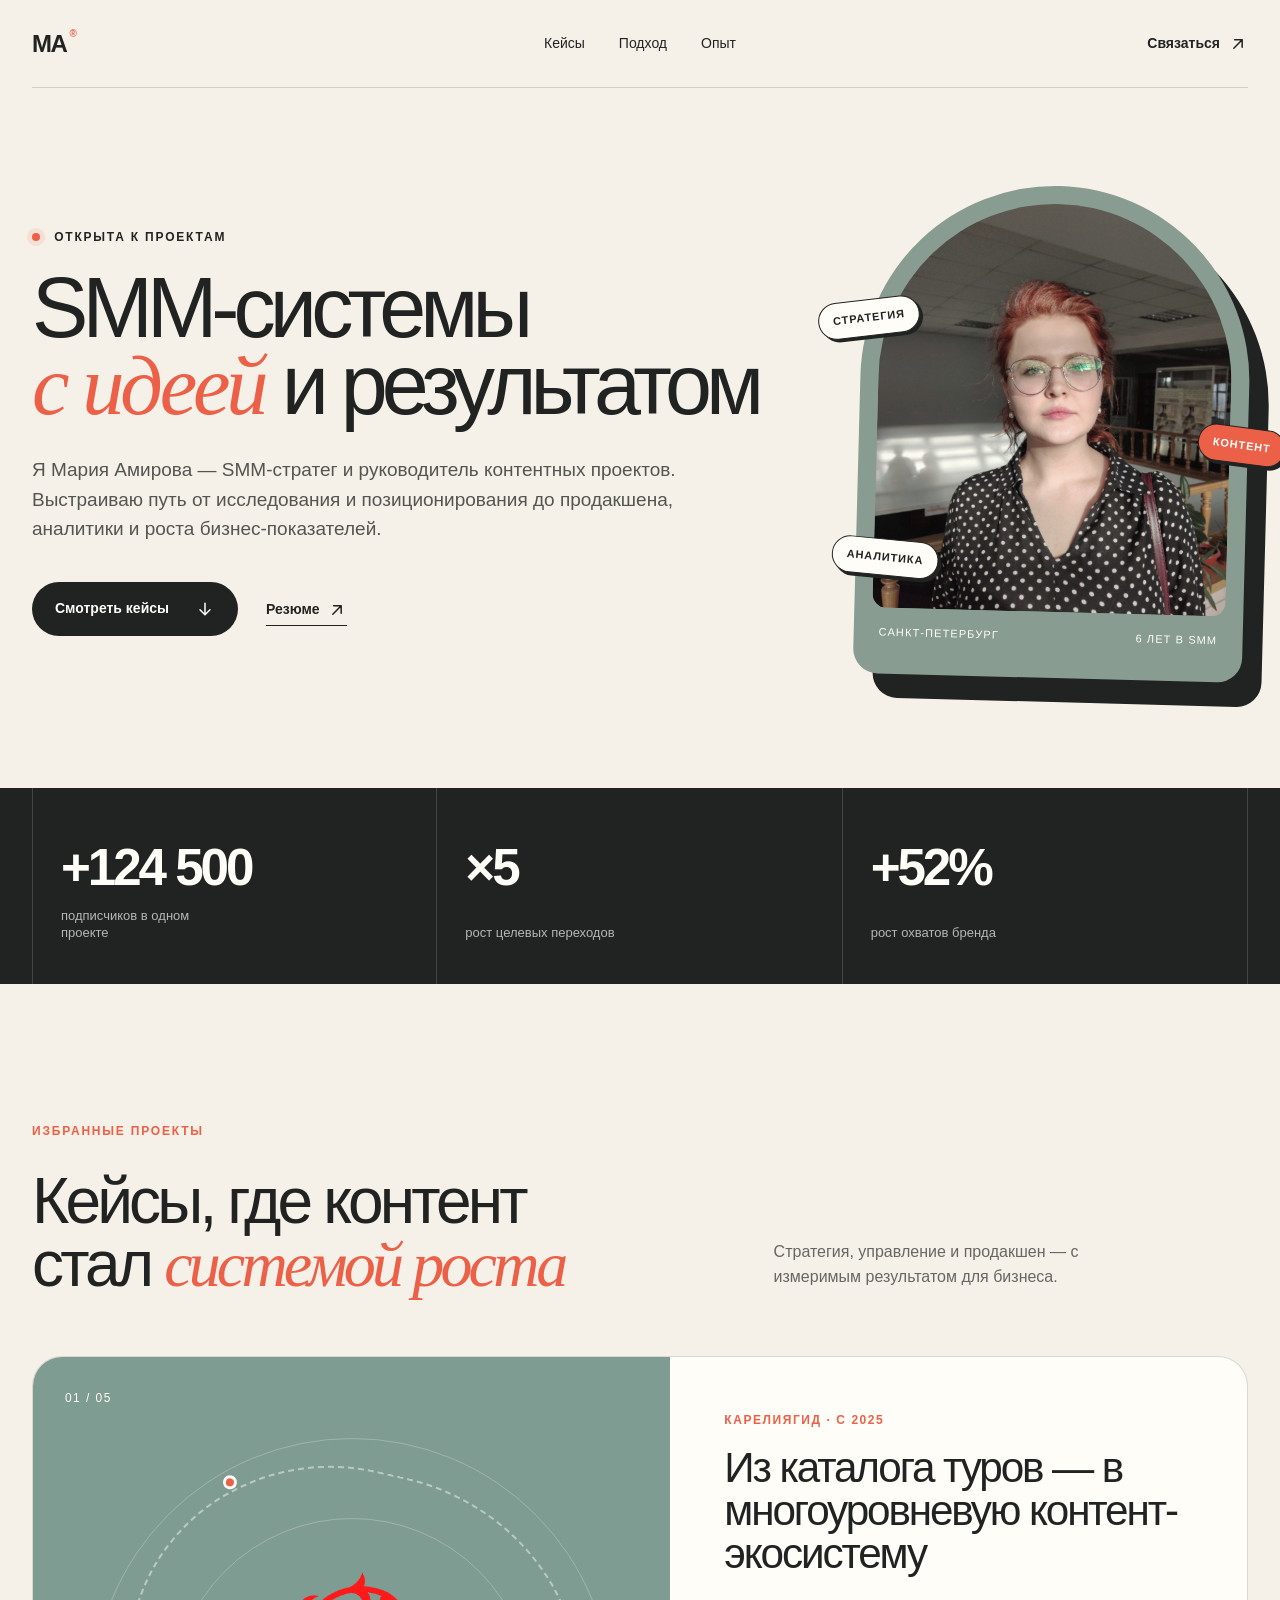
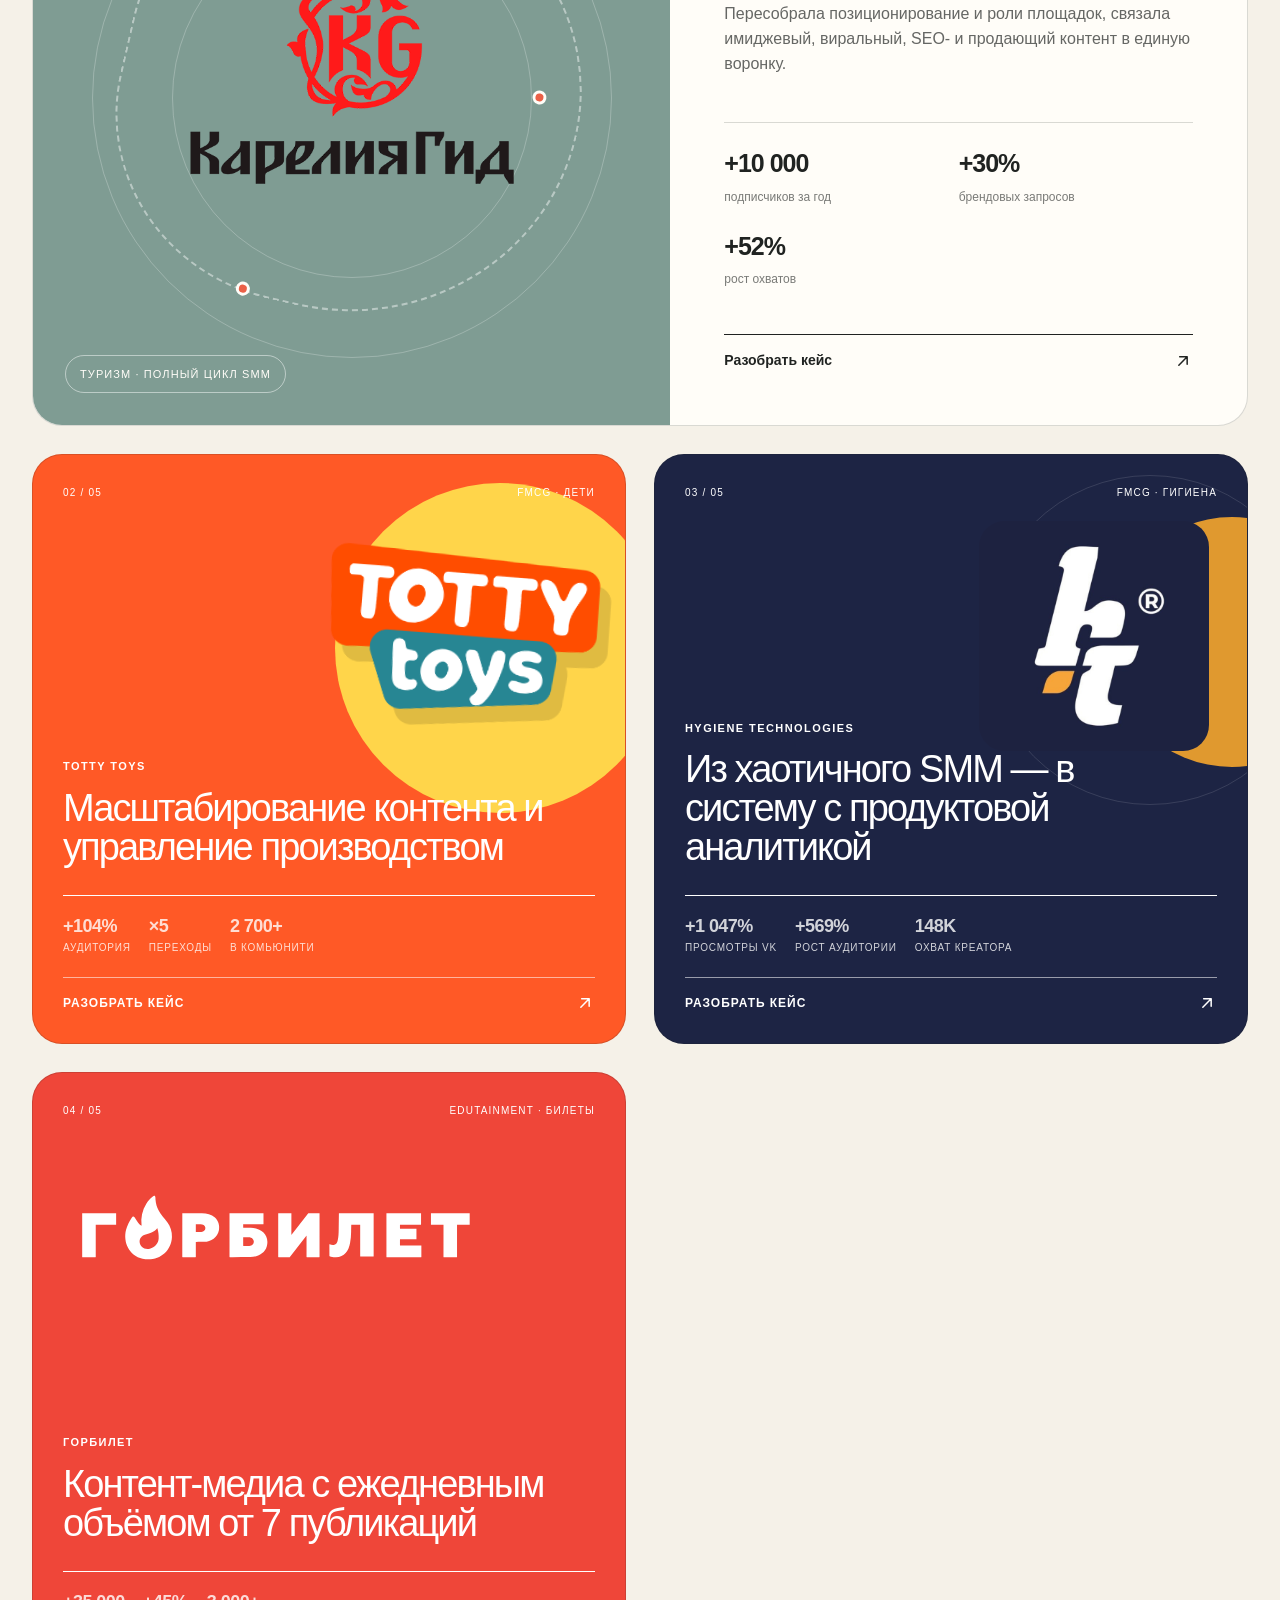
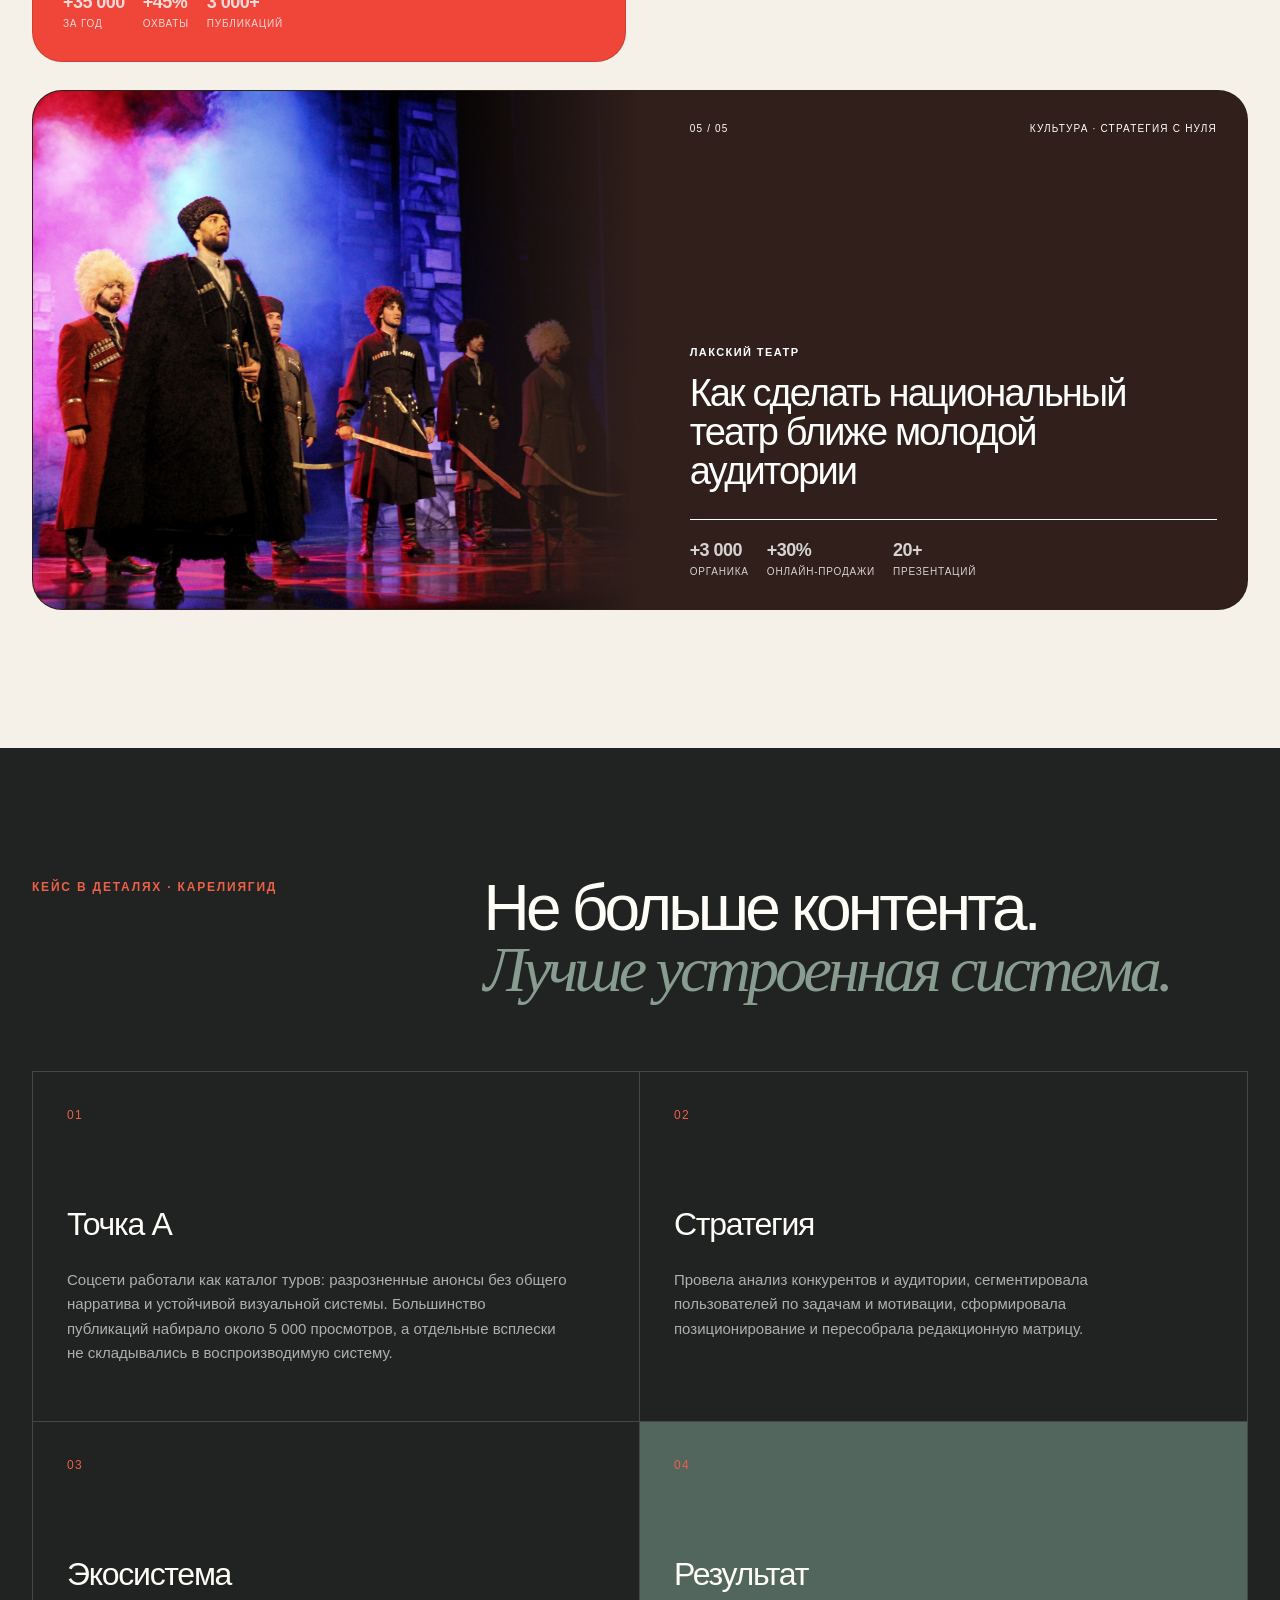
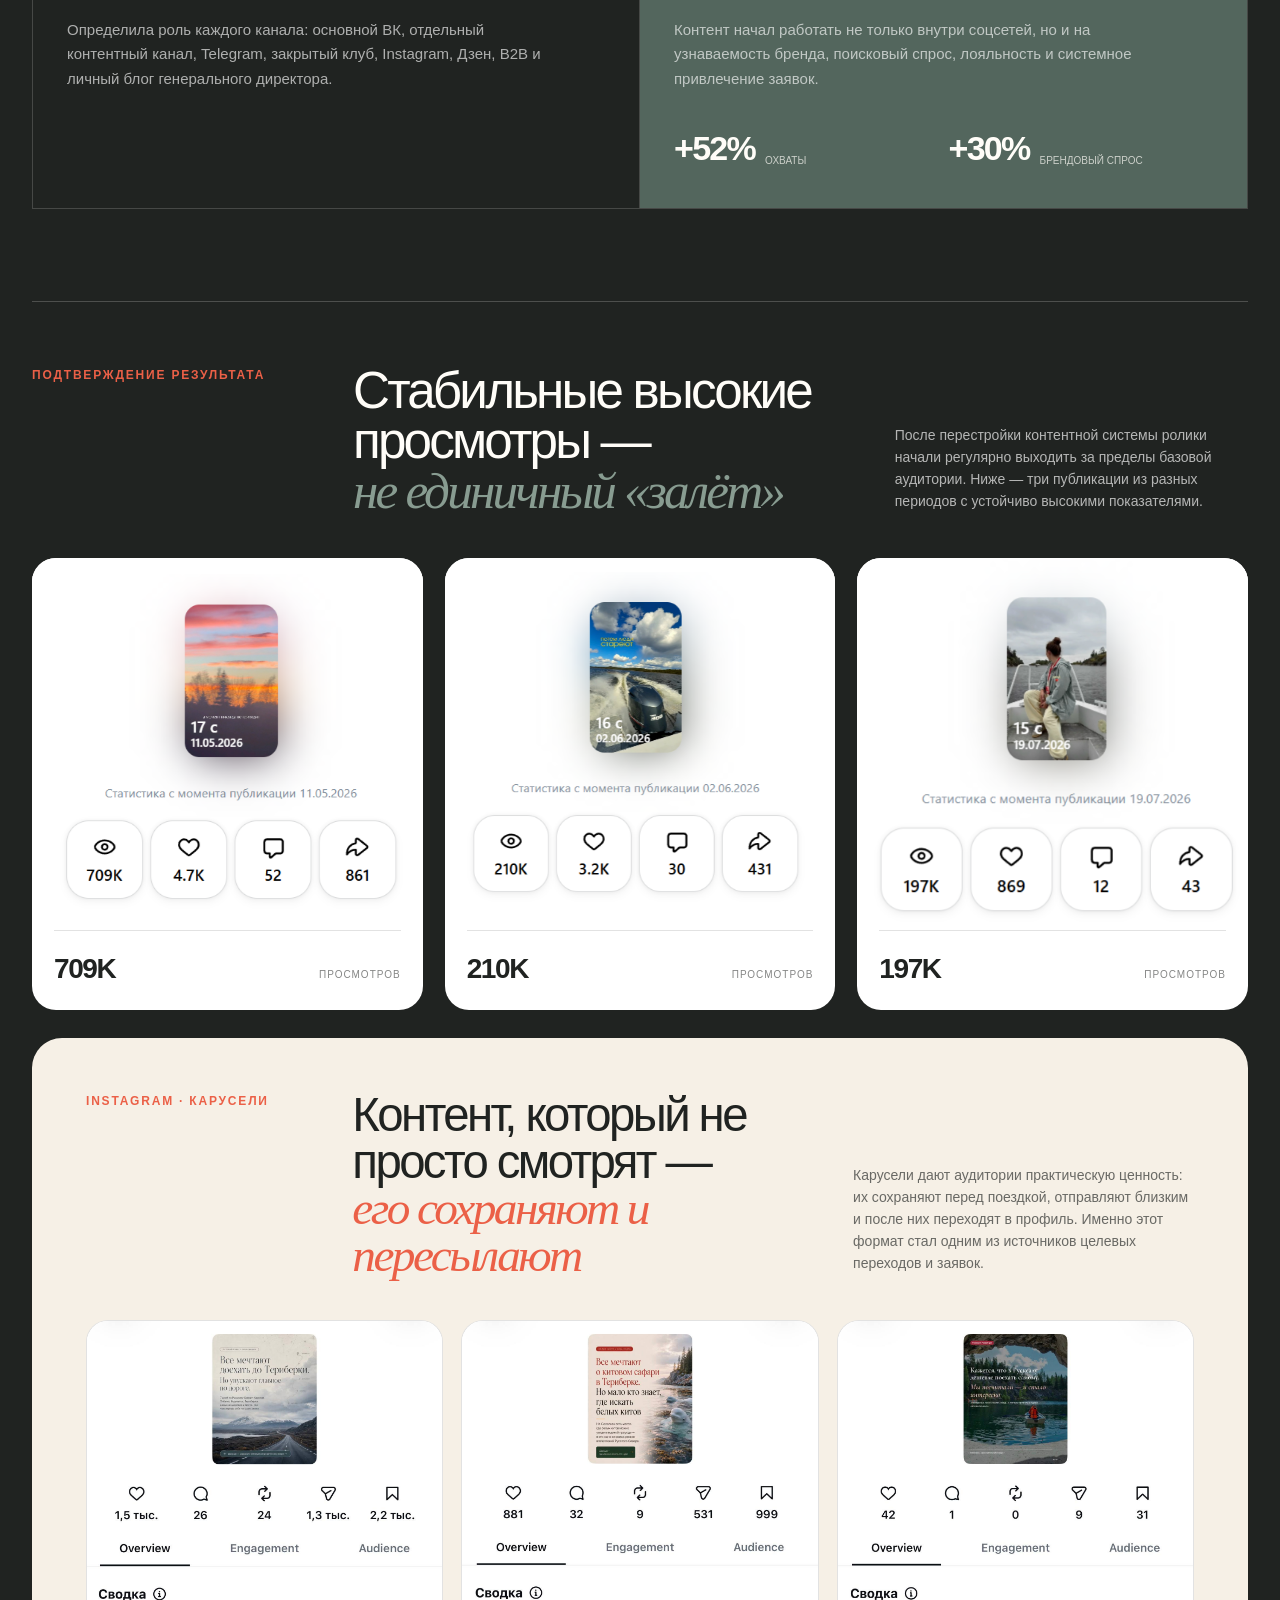
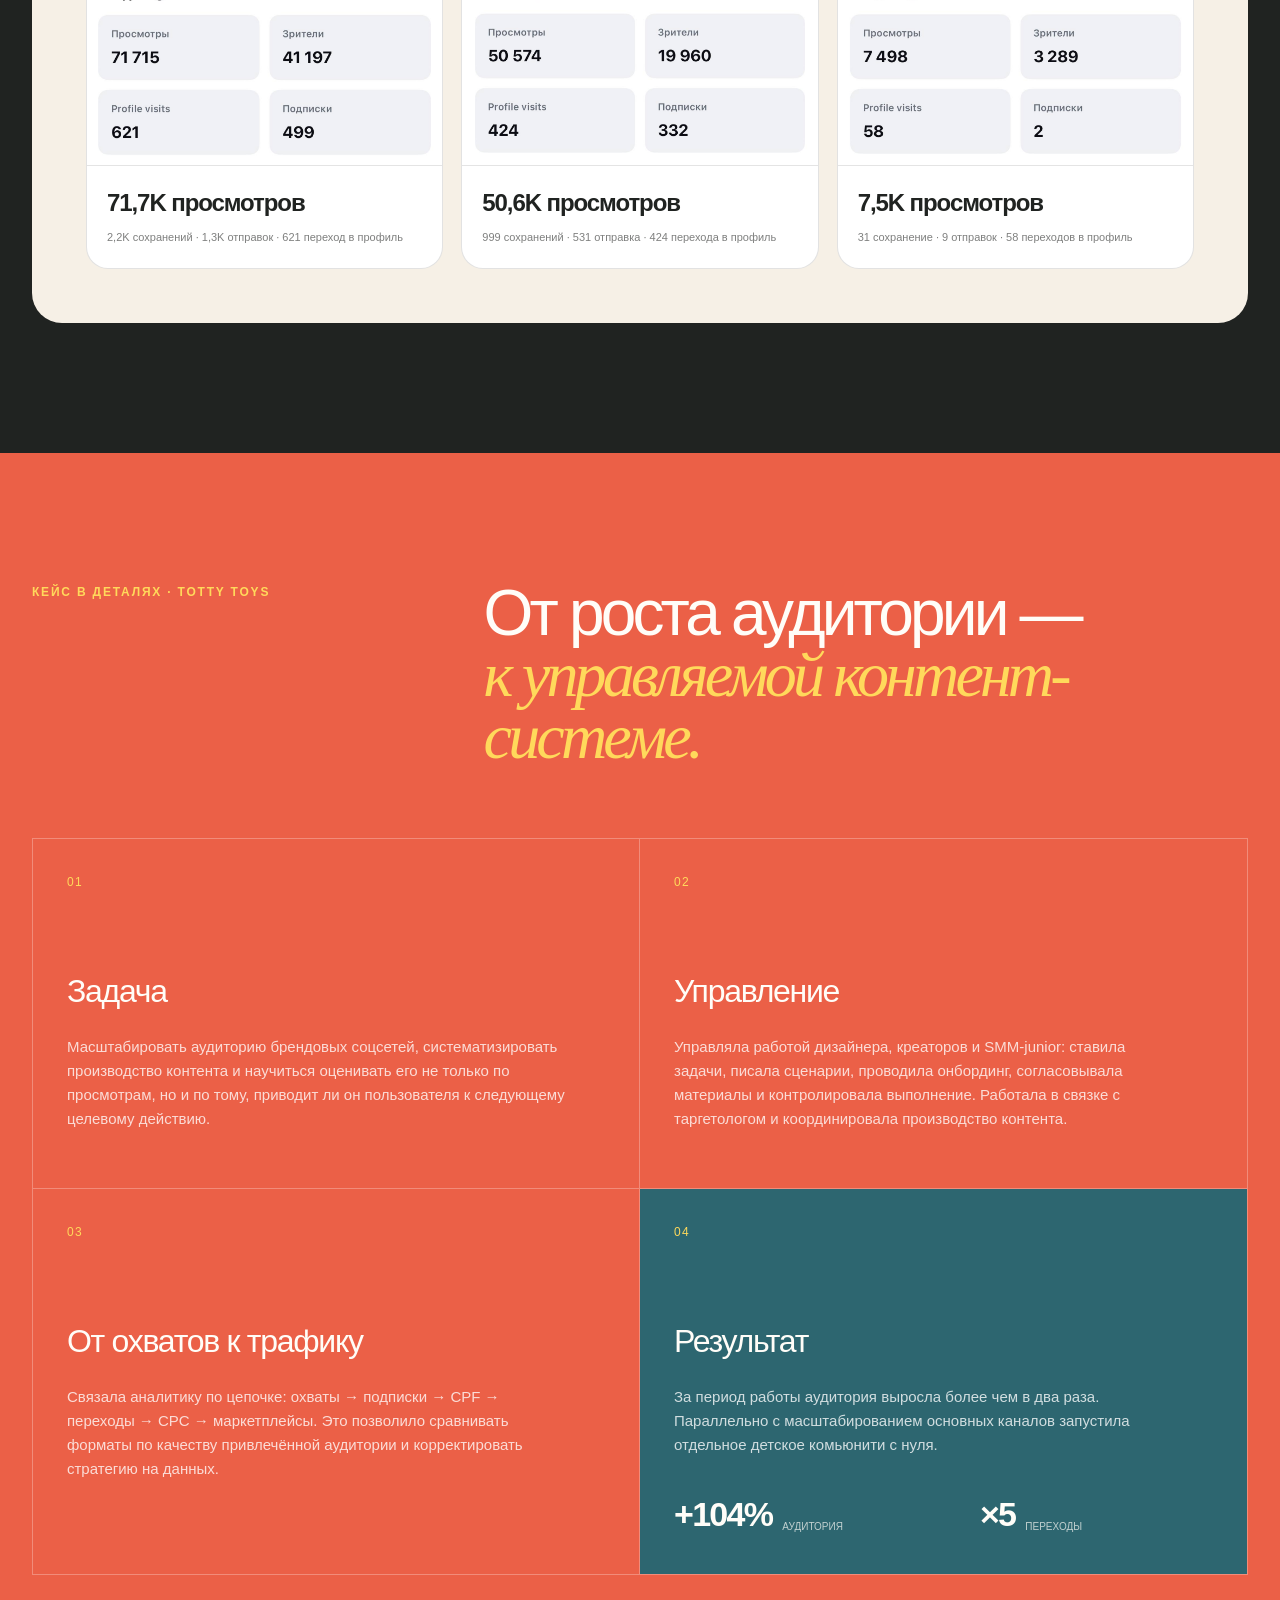
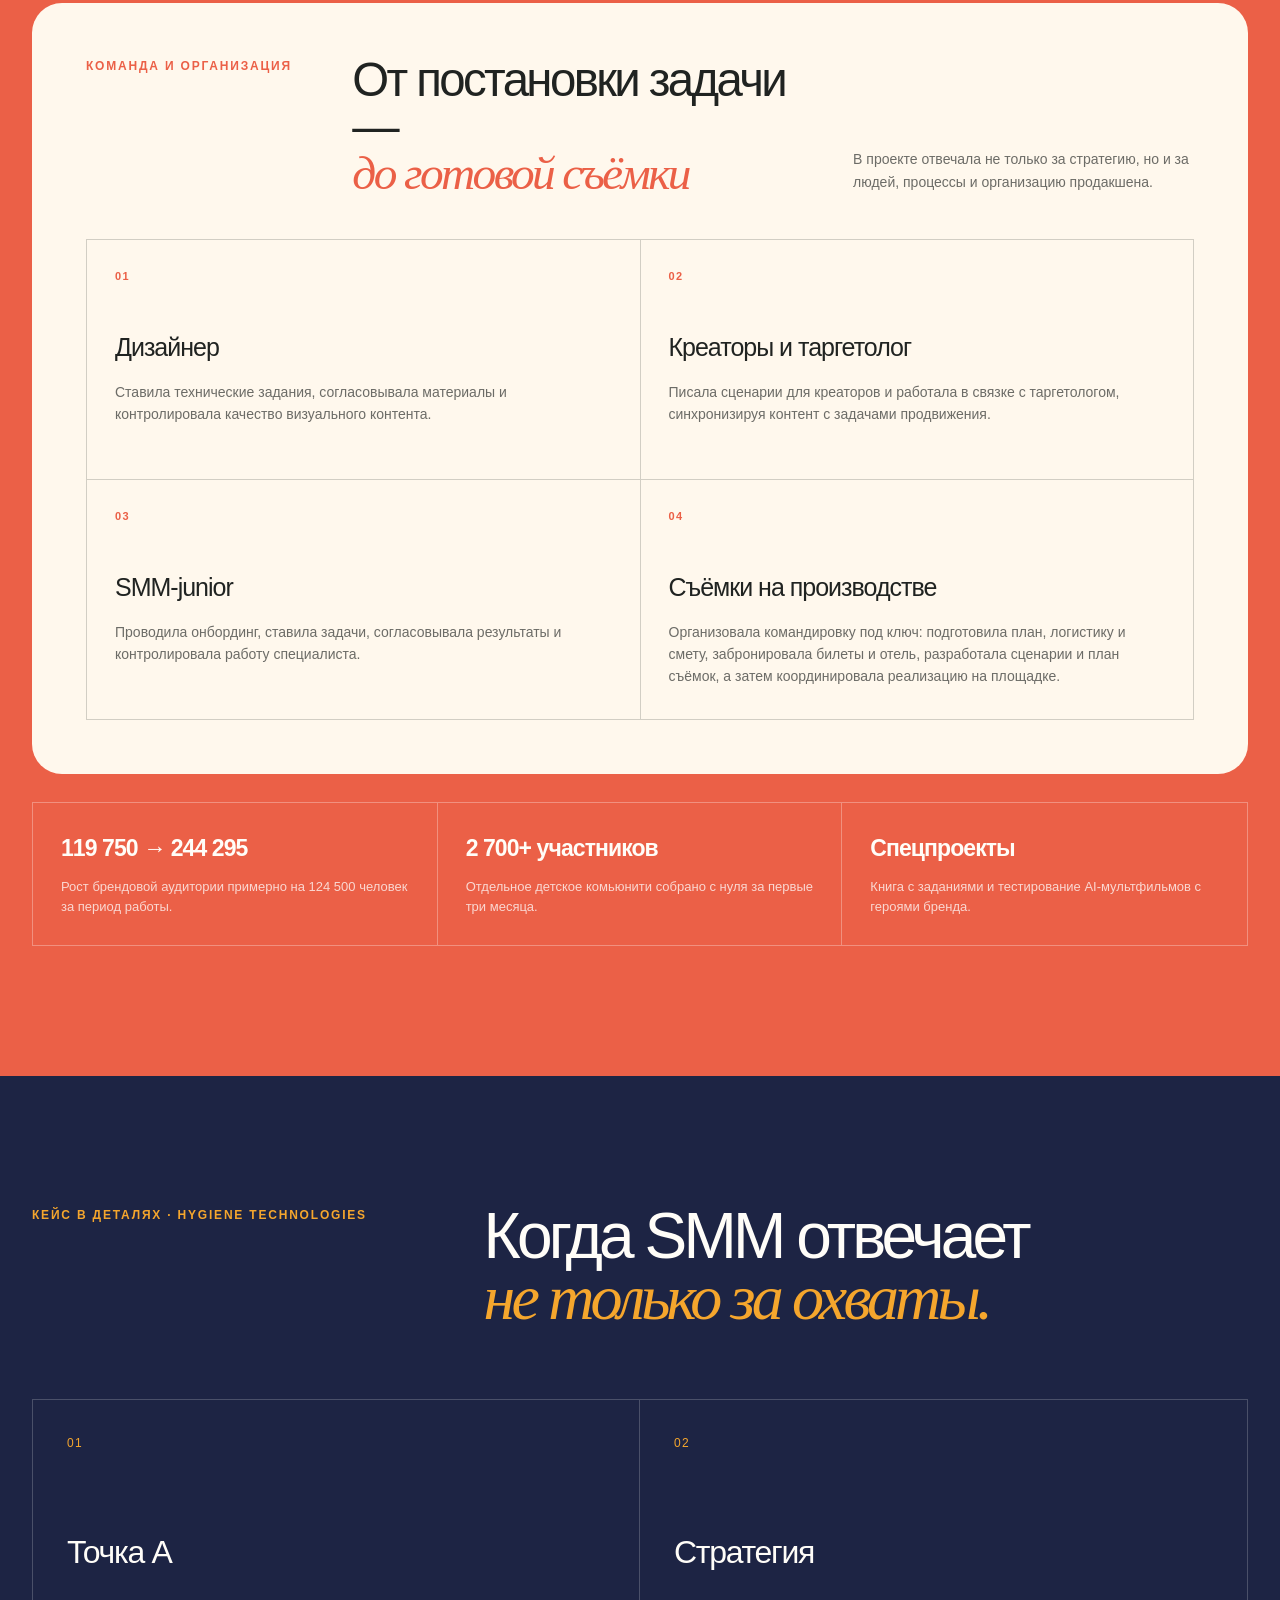
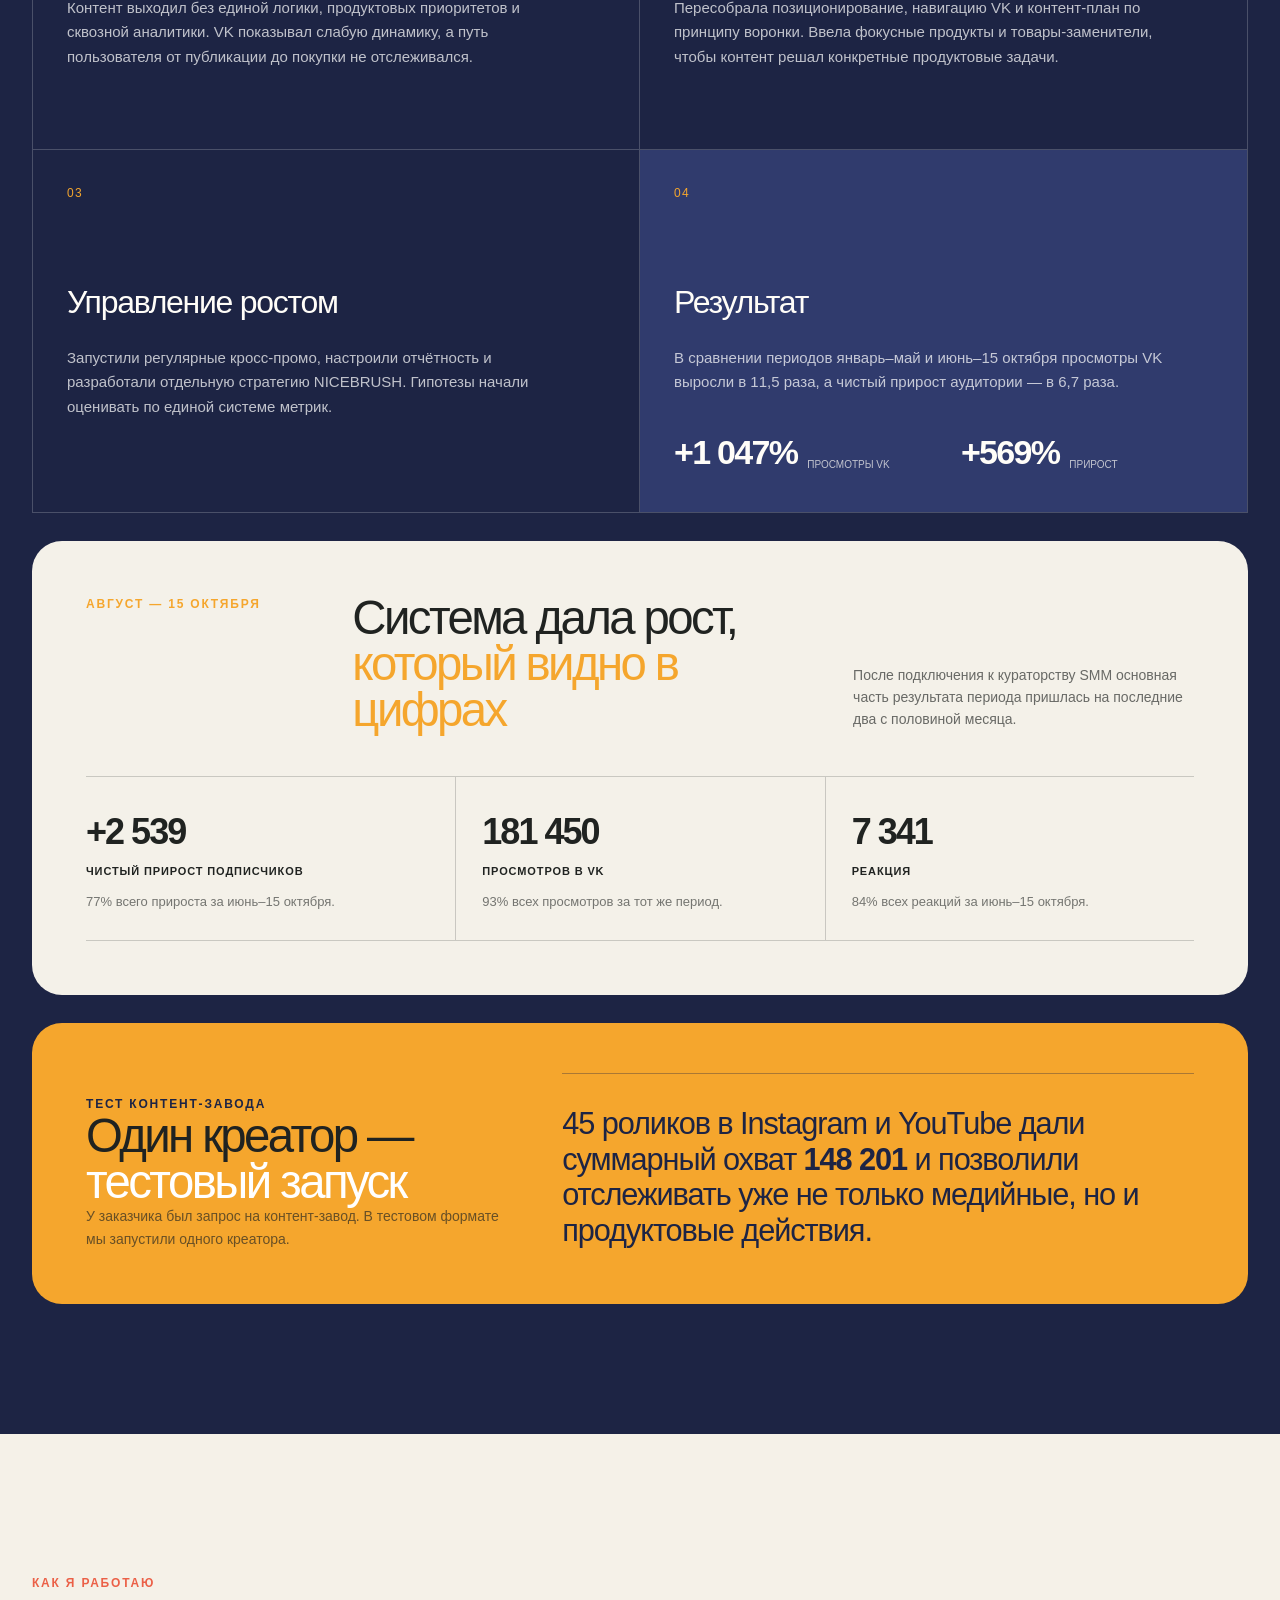
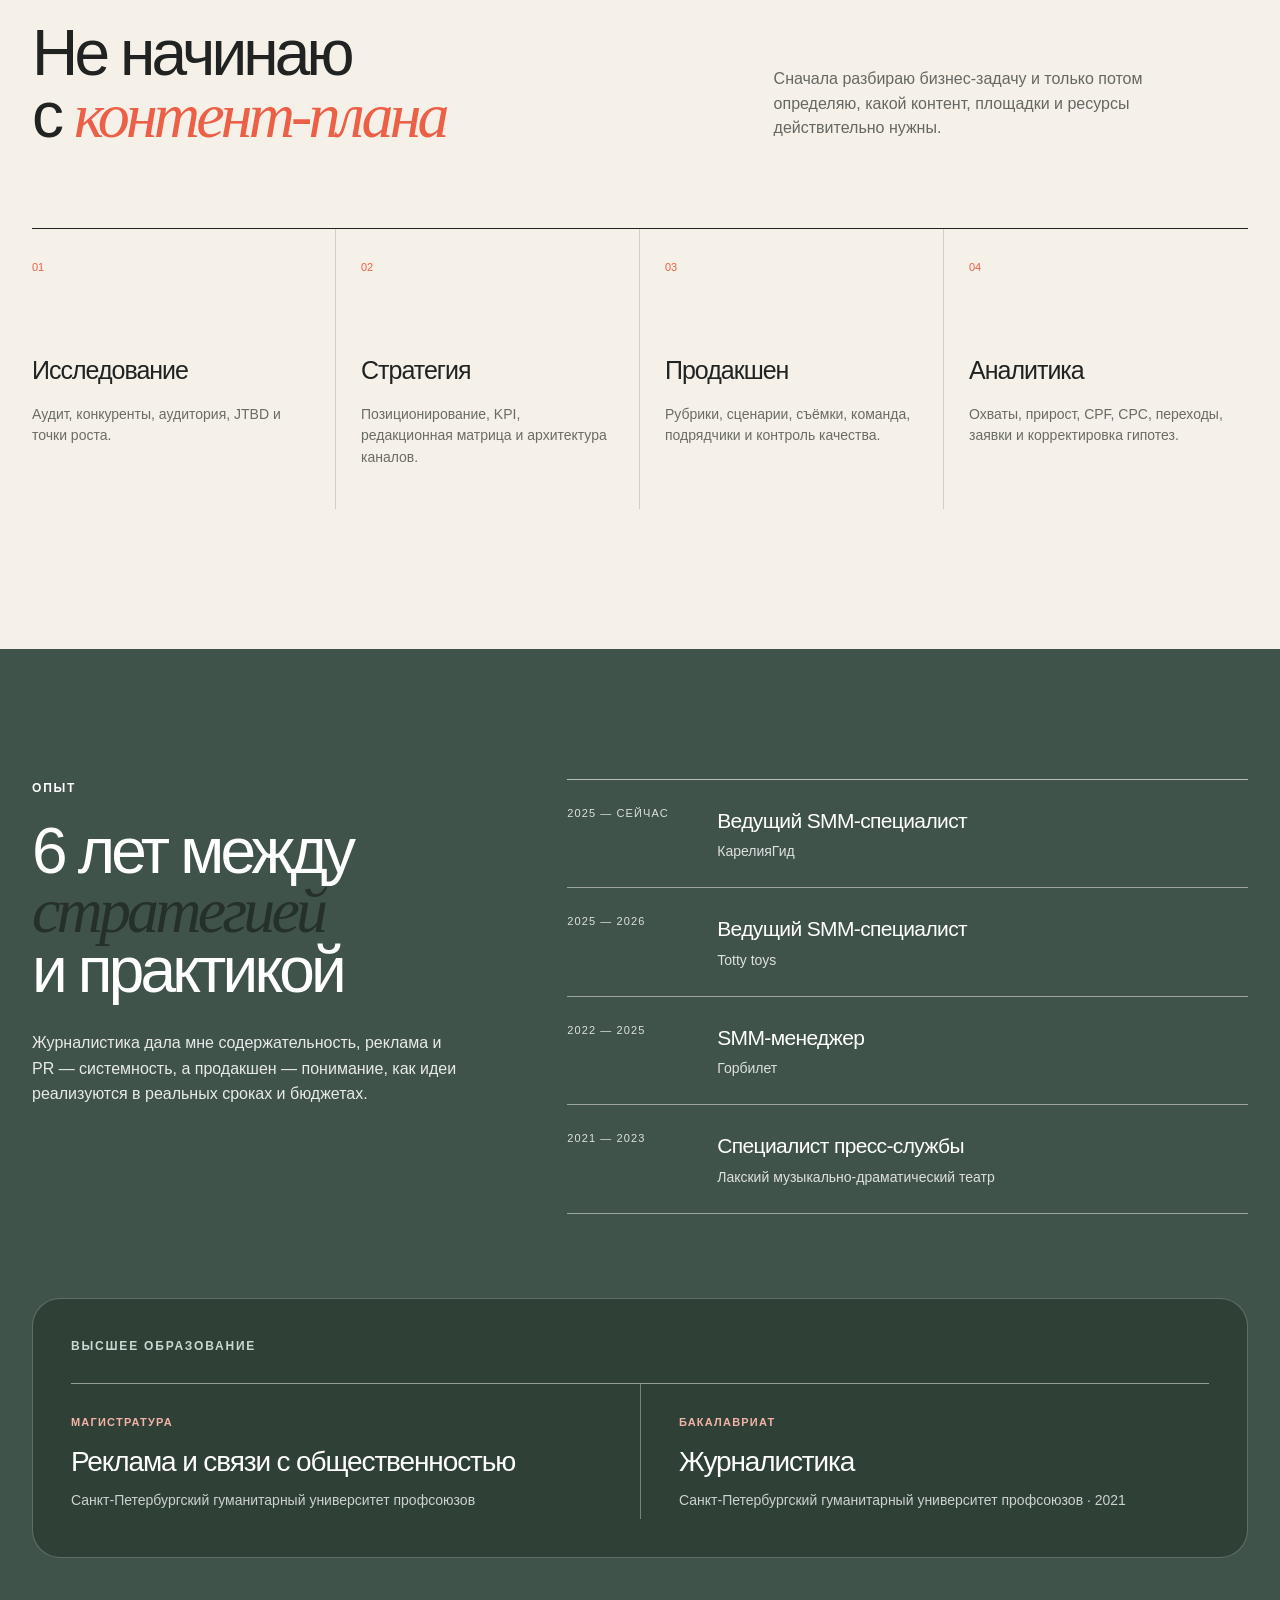
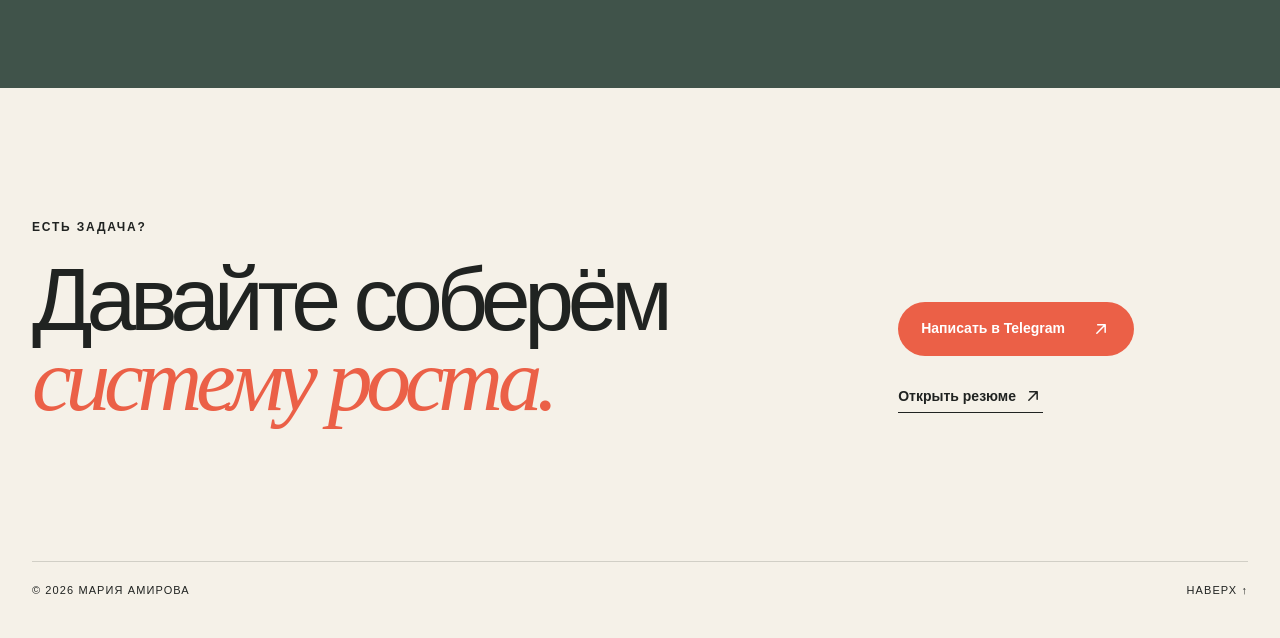
<file: index.html>
<!DOCTYPE html><html lang="ru"><head><meta charSet="utf-8"/><meta name="viewport" content="width=device-width, initial-scale=1"/><link rel="preload" href="/assets/maria-amirova.jpg" as="image"/><link rel="preload" href="/assets/kareliagid-logo.png" as="image"/><link rel="preload" href="/assets/totty-toys-logo.png" as="image"/><link rel="preload" href="/assets/ht-logo.png" as="image"/><link rel="preload" href="/assets/karelia-vk-709k.png" as="image"/><link rel="preload" href="/assets/karelia-vk-210k.png" as="image"/><link rel="preload" href="/assets/karelia-vk-197k.png" as="image"/><link rel="preload" href="/assets/karelia-instagram-teriberka.jpg" as="image"/><link rel="preload" href="/assets/gorbilet-logo.svg" as="image"/><link rel="preload" href="/assets/lak-theatre-performance.jpg" as="image"/><link rel="stylesheet" href="/_next/static/chunks/07cy.r5ep5w6a.css" data-precedence="next"/><link rel="preload" as="script" fetchPriority="low" href="/_next/static/chunks/15xrurgzs99gv.js"/><script src="/_next/static/chunks/0t2z5hkh7v~~b.js" async=""></script><script src="/_next/static/chunks/07lhk_q6pmm3r.js" async=""></script><script src="/_next/static/chunks/turbopack-08lz5pl99x_po.js" async=""></script><script src="/_next/static/chunks/0dbhjjzl8qfwv.js" async=""></script><link rel="preload" href="/assets/karelia-instagram-whales.jpg" as="image"/><link rel="preload" href="/assets/karelia-instagram-ruskeala.jpg" as="image"/><title>Мария Амирова — SMM-стратег</title><meta name="description" content="Портфолио SMM-стратега и руководителя контентных проектов Марии Амировой."/><link rel="shortcut icon" href="/favicon.svg"/><link rel="icon" href="/favicon.svg"/><script src="/_next/static/chunks/03~yq9q893hmn.js" noModule=""></script></head><body><div hidden=""><!--$--><!--/$--></div><main><header class="site-header shell"><a class="wordmark" href="#top" aria-label="На главную">MA<span>®</span></a><nav aria-label="Основная навигация"><a href="#cases">Кейсы</a><a href="#approach">Подход</a><a href="#experience">Опыт</a></nav><a class="header-contact" href="https://t.me/mari_igalas" target="_blank" rel="noreferrer">Связаться <svg aria-hidden="true" viewBox="0 0 24 24" class="icon"><path d="M7 17 17 7M8 7h9v9" fill="none" stroke="currentColor" stroke-width="1.8" stroke-linecap="round" stroke-linejoin="round"></path></svg></a></header><section class="hero shell" id="top"><div class="hero-copy"><p class="eyebrow"><span class="live-dot"></span> Открыта к проектам</p><h1>SMM-системы<br/><span>с идеей</span> и результатом</h1><p class="hero-lead">Я Мария Амирова — SMM-стратег и руководитель контентных проектов. Выстраиваю путь от исследования и позиционирования до продакшена, аналитики и роста бизнес-показателей.</p><div class="hero-actions"><a class="button button-dark" href="#cases">Смотреть кейсы <svg aria-hidden="true" viewBox="0 0 24 24" class="icon"><path d="M12 5v14m0 0 6-6m-6 6-6-6" fill="none" stroke="currentColor" stroke-width="1.8" stroke-linecap="round" stroke-linejoin="round"></path></svg></a><a class="text-link" href="https://kudrovo.hh.ru/resume/9359d666ff05dd0fec0039ed1f5156554a3853" target="_blank" rel="noreferrer">Резюме <svg aria-hidden="true" viewBox="0 0 24 24" class="icon"><path d="M7 17 17 7M8 7h9v9" fill="none" stroke="currentColor" stroke-width="1.8" stroke-linecap="round" stroke-linejoin="round"></path></svg></a></div></div><div class="portrait-card" aria-label="Мария Амирова"><div class="portrait-orbit orbit-one">стратегия</div><div class="portrait-orbit orbit-two">контент</div><div class="portrait-orbit orbit-three">аналитика</div><img src="/assets/maria-amirova.jpg" alt="Мария Амирова"/><div class="portrait-caption"><span>Санкт-Петербург</span><span>6 лет в SMM</span></div></div></section><section class="metrics" aria-label="Ключевые результаты"><div class="shell metrics-grid metrics-grid-three"><article><strong>+124 500</strong><span>подписчиков в одном проекте</span></article><article><strong>×5</strong><span>рост целевых переходов</span></article><article><strong>+52%</strong><span>рост охватов бренда</span></article></div></section><section class="cases shell" id="cases"><div class="section-heading"><p class="eyebrow">Избранные проекты</p><h2>Кейсы, где контент<br/>стал <span>системой роста</span></h2><p>Стратегия, управление и продакшен — с измеримым результатом для бизнеса.</p></div><article class="featured-case"><div class="case-visual karelia-visual"><div class="case-index">01 / 05</div><img class="case-logo-image karelia-logo" src="/assets/kareliagid-logo.png" alt="КарелияГид"/><div class="route-line" aria-hidden="true"><span class="route-dot dot-a"></span><span class="route-dot dot-b"></span><span class="route-dot dot-c"></span></div><div class="case-tag">Туризм · полный цикл SMM</div></div><div class="case-content"><div><p class="case-kicker">КарелияГид · с 2025</p><h3>Из каталога туров — в многоуровневую контент-экосистему</h3><p class="case-summary">Пересобрала позиционирование и роли площадок, связала имиджевый, виральный, SEO- и продающий контент в единую воронку.</p></div><div class="case-results"><div><strong>+10 000</strong><span>подписчиков за год</span></div><div><strong>+30%</strong><span>брендовых запросов</span></div><div><strong>+52%</strong><span>рост охватов</span></div></div><a class="case-link" href="#karelia-details">Разобрать кейс <svg aria-hidden="true" viewBox="0 0 24 24" class="icon"><path d="M7 17 17 7M8 7h9v9" fill="none" stroke="currentColor" stroke-width="1.8" stroke-linecap="round" stroke-linejoin="round"></path></svg></a></div></article><div class="case-grid"><article class="case-card totty-card"><div class="case-card-top"><span>02 / 05</span><span>FMCG · дети</span></div><img src="/assets/totty-toys-logo.png" alt="Totty toys"/><div class="case-card-copy"><p>Totty toys</p><h3>Масштабирование контента и управление производством</h3><div class="mini-results"><span><strong>+104%</strong> аудитория</span><span><strong>×5</strong> переходы</span><span><strong>2 700+</strong> в комьюнити</span></div><a class="card-detail-link" href="#totty-details">Разобрать кейс <svg aria-hidden="true" viewBox="0 0 24 24" class="icon"><path d="M7 17 17 7M8 7h9v9" fill="none" stroke="currentColor" stroke-width="1.8" stroke-linecap="round" stroke-linejoin="round"></path></svg></a></div></article><article class="case-card ht-card"><div class="case-card-top"><span>03 / 05</span><span>FMCG · гигиена</span></div><img class="ht-logo" src="/assets/ht-logo.png" alt="Hygiene Technologies"/><div class="case-card-copy"><p>Hygiene Technologies</p><h3>Из хаотичного SMM — в систему с продуктовой аналитикой</h3><div class="mini-results"><span><strong>+1 047%</strong> просмотры VK</span><span><strong>+569%</strong> рост аудитории</span><span><strong>148K</strong> охват креатора</span></div><a class="card-detail-link" href="#ht-details">Разобрать кейс <svg aria-hidden="true" viewBox="0 0 24 24" class="icon"><path d="M7 17 17 7M8 7h9v9" fill="none" stroke="currentColor" stroke-width="1.8" stroke-linecap="round" stroke-linejoin="round"></path></svg></a></div></article><article class="case-card gorbilet-card"><div class="case-card-top"><span>04 / 05</span><span>Edutainment · билеты</span></div><img class="gorbilet-logo" src="/assets/gorbilet-logo.svg" alt="Горбилет"/><div class="case-card-copy"><p>Горбилет</p><h3>Контент-медиа с ежедневным объёмом от 7 публикаций</h3><div class="mini-results"><span><strong>+35 000</strong> за год</span><span><strong>+45%</strong> охваты</span><span><strong>3 000+</strong> публикаций</span></div></div></article><article class="case-card theatre-card"><div class="theatre-photo"><img src="/assets/lak-theatre-performance.jpg" alt="Сцена из спектакля Лакского музыкально-драматического театра"/></div><div class="case-card-top"><span>05 / 05</span><span>Культура · стратегия с нуля</span></div><div class="case-card-copy"><p>Лакский театр</p><h3>Как сделать национальный театр ближе молодой аудитории</h3><div class="mini-results"><span><strong>+3 000</strong> органика</span><span><strong>+30%</strong> онлайн-продажи</span><span><strong>20+</strong> презентаций</span></div></div></article></div></section><section class="case-deep-dive" id="karelia-details"><div class="shell"><div class="deep-intro"><p class="eyebrow">Кейс в деталях · КарелияГид</p><h2>Не больше контента.<br/><span>Лучше устроенная система.</span></h2></div><div class="deep-grid"><article><span class="step-number">01</span><h3>Точка А</h3><p>Соцсети работали как каталог туров: разрозненные анонсы без общего нарратива и устойчивой визуальной системы. Большинство публикаций набирало около 5 000 просмотров, а отдельные всплески не складывались в воспроизводимую систему.</p></article><article><span class="step-number">02</span><h3>Стратегия</h3><p>Провела анализ конкурентов и аудитории, сегментировала пользователей по задачам и мотивации, сформировала позиционирование и пересобрала редакционную матрицу.</p></article><article><span class="step-number">03</span><h3>Экосистема</h3><p>Определила роль каждого канала: основной ВК, отдельный контентный канал, Telegram, закрытый клуб, Instagram, Дзен, B2B и личный блог генерального директора.</p></article><article class="deep-result"><span class="step-number">04</span><h3>Результат</h3><p>Контент начал работать не только внутри соцсетей, но и на узнаваемость бренда, поисковый спрос, лояльность и системное привлечение заявок.</p><div><strong>+52%</strong><span>охваты</span><strong>+30%</strong><span>брендовый спрос</span></div></article></div><div class="views-proof"><div class="views-proof-heading"><p class="eyebrow">Подтверждение результата</p><h3>Стабильные высокие просмотры —<br/><span>не единичный «залёт»</span></h3><p>После перестройки контентной системы ролики начали регулярно выходить за пределы базовой аудитории. Ниже — три публикации из разных периодов с устойчиво высокими показателями.</p></div><div class="views-proof-grid"><figure><img src="/assets/karelia-vk-709k.png" alt="Статистика VK Клипа: 709 тысяч просмотров"/><figcaption><strong>709K</strong><span>просмотров</span></figcaption></figure><figure><img src="/assets/karelia-vk-210k.png" alt="Статистика VK Клипа: 210 тысяч просмотров"/><figcaption><strong>210K</strong><span>просмотров</span></figcaption></figure><figure><img src="/assets/karelia-vk-197k.png" alt="Статистика VK Клипа: 197 тысяч просмотров"/><figcaption><strong>197K</strong><span>просмотров</span></figcaption></figure></div></div><div class="instagram-proof"><div class="instagram-proof-heading"><p class="eyebrow">Instagram · карусели</p><h3>Контент, который не просто смотрят —<br/><span>его сохраняют и пересылают</span></h3><p>Карусели дают аудитории практическую ценность: их сохраняют перед поездкой, отправляют близким и после них переходят в профиль. Именно этот формат стал одним из источников целевых переходов и заявок.</p></div><div class="instagram-proof-grid"><figure><img src="/assets/karelia-instagram-teriberka.jpg" alt="Статистика Instagram-карусели о маршруте в Териберку"/><figcaption><strong>71,7K просмотров</strong><span>2,2K сохранений · 1,3K отправок · 621 переход в профиль</span></figcaption></figure><figure><img src="/assets/karelia-instagram-whales.jpg" alt="Статистика Instagram-карусели о китовом сафари"/><figcaption><strong>50,6K просмотров</strong><span>999 сохранений · 531 отправка · 424 перехода в профиль</span></figcaption></figure><figure><img src="/assets/karelia-instagram-ruskeala.jpg" alt="Статистика Instagram-карусели о поездке в Рускеалу"/><figcaption><strong>7,5K просмотров</strong><span>31 сохранение · 9 отправок · 58 переходов в профиль</span></figcaption></figure></div></div></div></section><section class="case-deep-dive totty-deep-dive" id="totty-details"><div class="shell"><div class="deep-intro"><p class="eyebrow">Кейс в деталях · Totty toys</p><h2>От роста аудитории —<br/><span>к управляемой контент-системе.</span></h2></div><div class="deep-grid"><article><span class="step-number">01</span><h3>Задача</h3><p>Масштабировать аудиторию брендовых соцсетей, систематизировать производство контента и научиться оценивать его не только по просмотрам, но и по тому, приводит ли он пользователя к следующему целевому действию.</p></article><article><span class="step-number">02</span><h3>Управление</h3><p>Управляла работой дизайнера, креаторов и SMM-junior: ставила задачи, писала сценарии, проводила онбординг, согласовывала материалы и контролировала выполнение. Работала в связке с таргетологом и координировала производство контента.</p></article><article><span class="step-number">03</span><h3>От охватов к трафику</h3><p>Связала аналитику по цепочке: охваты → подписки → CPF → переходы → CPC → маркетплейсы. Это позволило сравнивать форматы по качеству привлечённой аудитории и корректировать стратегию на данных.</p></article><article class="deep-result totty-result"><span class="step-number">04</span><h3>Результат</h3><p>За период работы аудитория выросла более чем в два раза. Параллельно с масштабированием основных каналов запустила отдельное детское комьюнити с нуля.</p><div><strong>+104%</strong><span>аудитория</span><strong>×5</strong><span>переходы</span></div></article></div><div class="totty-management"><div class="totty-management-heading"><p class="eyebrow">Команда и организация</p><h3>От постановки задачи —<br/><span>до готовой съёмки</span></h3><p>В проекте отвечала не только за стратегию, но и за людей, процессы и организацию продакшена.</p></div><div class="totty-management-grid"><article><span>01</span><h4>Дизайнер</h4><p>Ставила технические задания, согласовывала материалы и контролировала качество визуального контента.</p></article><article><span>02</span><h4>Креаторы и таргетолог</h4><p>Писала сценарии для креаторов и работала в связке с таргетологом, синхронизируя контент с задачами продвижения.</p></article><article><span>03</span><h4>SMM-junior</h4><p>Проводила онбординг, ставила задачи, согласовывала результаты и контролировала работу специалиста.</p></article><article><span>04</span><h4>Съёмки на производстве</h4><p>Организовала командировку под ключ: подготовила план, логистику и смету, забронировала билеты и отель, разработала сценарии и план съёмок, а затем координировала реализацию на площадке.</p></article></div></div><div class="totty-proof"><article><span>119 750 → 244 295</span><p>Рост брендовой аудитории примерно на 124 500 человек за период работы.</p></article><article><span>2 700+ участников</span><p>Отдельное детское комьюнити собрано с нуля за первые три месяца.</p></article><article><span>Спецпроекты</span><p>Книга с заданиями и тестирование AI-мультфильмов с героями бренда.</p></article></div></div></section><section class="case-deep-dive ht-deep-dive" id="ht-details"><div class="shell"><div class="deep-intro"><p class="eyebrow">Кейс в деталях · Hygiene Technologies</p><h2>Когда SMM отвечает<br/><span>не только за охваты.</span></h2></div><div class="deep-grid"><article><span class="step-number">01</span><h3>Точка А</h3><p>Контент выходил без единой логики, продуктовых приоритетов и сквозной аналитики. VK показывал слабую динамику, а путь пользователя от публикации до покупки не отслеживался.</p></article><article><span class="step-number">02</span><h3>Стратегия</h3><p>Пересобрала позиционирование, навигацию VK и контент-план по принципу воронки. Ввела фокусные продукты и товары-заменители, чтобы контент решал конкретные продуктовые задачи.</p></article><article><span class="step-number">03</span><h3>Управление ростом</h3><p>Запустили регулярные кросс-промо, настроили отчётность и разработали отдельную стратегию NICEBRUSH. Гипотезы начали оценивать по единой системе метрик.</p></article><article class="deep-result ht-result"><span class="step-number">04</span><h3>Результат</h3><p>В сравнении периодов январь–май и июнь–15 октября просмотры VK выросли в 11,5 раза, а чистый прирост аудитории — в 6,7 раза.</p><div><strong>+1 047%</strong><span>просмотры VK</span><strong>+569%</strong><span>прирост</span></div></article></div><div class="ht-proof"><div class="ht-proof-heading"><p class="eyebrow">Август — 15 октября</p><h3>Система дала рост,<br/><span>который видно в цифрах</span></h3><p>После подключения к кураторству SMM основная часть результата периода пришлась на последние два с половиной месяца.</p></div><div class="ht-metrics"><article><strong>+2 539</strong><span>чистый прирост подписчиков</span><p>77% всего прироста за июнь–15 октября.</p></article><article><strong>181 450</strong><span>просмотров в VK</span><p>93% всех просмотров за тот же период.</p></article><article><strong>7 341</strong><span>реакция</span><p>84% всех реакций за июнь–15 октября.</p></article></div></div><div class="ht-funnel ht-funnel-simple"><div><p class="eyebrow">Тест контент-завода</p><h3>Один креатор —<br/><span>тестовый запуск</span></h3><p>У заказчика был запрос на контент-завод. В тестовом формате мы запустили одного креатора.</p></div><p class="ht-creator-result">45 роликов в Instagram и YouTube дали суммарный охват <strong>148 201</strong> и позволили отслеживать уже не только медийные, но и продуктовые действия.</p></div></div></section><section class="approach shell" id="approach"><div class="section-heading compact-heading"><p class="eyebrow">Как я работаю</p><h2>Не начинаю<br/>с <span>контент-плана</span></h2><p>Сначала разбираю бизнес-задачу и только потом определяю, какой контент, площадки и ресурсы действительно нужны.</p></div><div class="approach-track"><article><span>01</span><h3>Исследование</h3><p>Аудит, конкуренты, аудитория, JTBD и точки роста.</p></article><article><span>02</span><h3>Стратегия</h3><p>Позиционирование, KPI, редакционная матрица и архитектура каналов.</p></article><article><span>03</span><h3>Продакшен</h3><p>Рубрики, сценарии, съёмки, команда, подрядчики и контроль качества.</p></article><article><span>04</span><h3>Аналитика</h3><p>Охваты, прирост, CPF, CPC, переходы, заявки и корректировка гипотез.</p></article></div></section><section class="experience" id="experience"><div class="shell experience-grid"><div class="experience-title"><p class="eyebrow">Опыт</p><h2>6 лет между<br/><span>стратегией</span><br/>и практикой</h2><p>Журналистика дала мне содержательность, реклама и PR — системность, а продакшен — понимание, как идеи реализуются в реальных сроках и бюджетах.</p></div><div class="timeline"><article><span>2025 — сейчас</span><div><h3>Ведущий SMM-специалист</h3><p>КарелияГид</p></div></article><article><span>2025 — 2026</span><div><h3>Ведущий SMM-специалист</h3><p>Totty toys</p></div></article><article><span>2022 — 2025</span><div><h3>SMM-менеджер</h3><p>Горбилет</p></div></article><article><span>2021 — 2023</span><div><h3>Специалист пресс-службы</h3><p>Лакский музыкально-драматический театр</p></div></article></div><div class="education-panel"><p class="eyebrow">Высшее образование</p><div class="education-grid"><article><span>Магистратура</span><h3>Реклама и связи с общественностью</h3><p>Санкт-Петербургский гуманитарный университет профсоюзов</p></article><article><span>Бакалавриат</span><h3>Журналистика</h3><p>Санкт-Петербургский гуманитарный университет профсоюзов · 2021</p></article></div></div></div></section><footer class="footer shell"><div><p class="eyebrow">Есть задача?</p><h2>Давайте соберём<br/><span>систему роста.</span></h2></div><div class="footer-actions"><a class="button button-coral" href="https://t.me/mari_igalas" target="_blank" rel="noreferrer">Написать в Telegram <svg aria-hidden="true" viewBox="0 0 24 24" class="icon"><path d="M7 17 17 7M8 7h9v9" fill="none" stroke="currentColor" stroke-width="1.8" stroke-linecap="round" stroke-linejoin="round"></path></svg></a><a class="text-link" href="https://kudrovo.hh.ru/resume/9359d666ff05dd0fec0039ed1f5156554a3853" target="_blank" rel="noreferrer">Открыть резюме <svg aria-hidden="true" viewBox="0 0 24 24" class="icon"><path d="M7 17 17 7M8 7h9v9" fill="none" stroke="currentColor" stroke-width="1.8" stroke-linecap="round" stroke-linejoin="round"></path></svg></a></div><div class="footer-bottom"><span>© 2026 Мария Амирова</span><a href="#top">Наверх ↑</a></div></footer></main><!--$--><!--/$--><script src="/_next/static/chunks/15xrurgzs99gv.js" id="_R_" async=""></script><script>(self.__next_f=self.__next_f||[]).push([0])</script><script>self.__next_f.push([1,"1:\"$Sreact.fragment\"\n2:I[39756,[\"/_next/static/chunks/0dbhjjzl8qfwv.js\"],\"default\"]\n3:I[37457,[\"/_next/static/chunks/0dbhjjzl8qfwv.js\"],\"default\"]\ne:I[68027,[\"/_next/static/chunks/0dbhjjzl8qfwv.js\"],\"default\",1]\n:HL[\"/_next/static/chunks/07cy.r5ep5w6a.css\",\"style\"]\n:HL[\"/assets/maria-amirova.jpg\",\"image\"]\n"])</script><script>self.__next_f.push([1,"0:{\"P\":null,\"c\":[\"\",\"\"],\"q\":\"\",\"i\":false,\"f\":[[[\"\",{\"children\":[\"__PAGE__\",{}]},\"$undefined\",\"$undefined\",16],[[\"$\",\"$1\",\"c\",{\"children\":[[[\"$\",\"link\",\"0\",{\"rel\":\"stylesheet\",\"href\":\"/_next/static/chunks/07cy.r5ep5w6a.css\",\"precedence\":\"next\",\"crossOrigin\":\"$undefined\",\"nonce\":\"$undefined\"}],[\"$\",\"script\",\"script-0\",{\"src\":\"/_next/static/chunks/0dbhjjzl8qfwv.js\",\"async\":true,\"nonce\":\"$undefined\"}]],[\"$\",\"html\",null,{\"lang\":\"ru\",\"children\":[\"$\",\"body\",null,{\"children\":[\"$\",\"$L2\",null,{\"parallelRouterKey\":\"children\",\"error\":\"$undefined\",\"errorStyles\":\"$undefined\",\"errorScripts\":\"$undefined\",\"template\":[\"$\",\"$L3\",null,{}],\"templateStyles\":\"$undefined\",\"templateScripts\":\"$undefined\",\"notFound\":[[[\"$\",\"title\",null,{\"children\":\"404: This page could not be found.\"}],[\"$\",\"div\",null,{\"style\":{\"fontFamily\":\"system-ui,\\\"Segoe UI\\\",Roboto,Helvetica,Arial,sans-serif,\\\"Apple Color Emoji\\\",\\\"Segoe UI Emoji\\\"\",\"height\":\"100vh\",\"textAlign\":\"center\",\"display\":\"flex\",\"flexDirection\":\"column\",\"alignItems\":\"center\",\"justifyContent\":\"center\"},\"children\":[\"$\",\"div\",null,{\"children\":[[\"$\",\"style\",null,{\"dangerouslySetInnerHTML\":{\"__html\":\"body{color:#000;background:#fff;margin:0}.next-error-h1{border-right:1px solid rgba(0,0,0,.3)}@media (prefers-color-scheme:dark){body{color:#fff;background:#000}.next-error-h1{border-right:1px solid rgba(255,255,255,.3)}}\"}}],[\"$\",\"h1\",null,{\"className\":\"next-error-h1\",\"style\":{\"display\":\"inline-block\",\"margin\":\"0 20px 0 0\",\"padding\":\"0 23px 0 0\",\"fontSize\":24,\"fontWeight\":500,\"verticalAlign\":\"top\",\"lineHeight\":\"49px\"},\"children\":404}],[\"$\",\"div\",null,{\"style\":{\"display\":\"inline-block\"},\"children\":[\"$\",\"h2\",null,{\"style\":{\"fontSize\":14,\"fontWeight\":400,\"lineHeight\":\"49px\",\"margin\":0},\"children\":\"This page could not be found.\"}]}]]}]}]],[]],\"forbidden\":\"$undefined\",\"unauthorized\":\"$undefined\"}]}]}]]}],{\"children\":[[\"$\",\"$1\",\"c\",{\"children\":[[\"$\",\"main\",null,{\"children\":[[\"$\",\"header\",null,{\"className\":\"site-header shell\",\"children\":[[\"$\",\"a\",null,{\"className\":\"wordmark\",\"href\":\"#top\",\"aria-label\":\"На главную\",\"children\":[\"MA\",[\"$\",\"span\",null,{\"children\":\"®\"}]]}],[\"$\",\"nav\",null,{\"aria-label\":\"Основная навигация\",\"children\":[[\"$\",\"a\",null,{\"href\":\"#cases\",\"children\":\"Кейсы\"}],[\"$\",\"a\",null,{\"href\":\"#approach\",\"children\":\"Подход\"}],[\"$\",\"a\",null,{\"href\":\"#experience\",\"children\":\"Опыт\"}]]}],[\"$\",\"a\",null,{\"className\":\"header-contact\",\"href\":\"https://t.me/mari_igalas\",\"target\":\"_blank\",\"rel\":\"noreferrer\",\"children\":[\"Связаться \",[\"$\",\"svg\",null,{\"aria-hidden\":\"true\",\"viewBox\":\"0 0 24 24\",\"className\":\"icon\",\"children\":[\"$\",\"path\",null,{\"d\":\"M7 17 17 7M8 7h9v9\",\"fill\":\"none\",\"stroke\":\"currentColor\",\"strokeWidth\":\"1.8\",\"strokeLinecap\":\"round\",\"strokeLinejoin\":\"round\"}]}]]}]]}],[\"$\",\"section\",null,{\"className\":\"hero shell\",\"id\":\"top\",\"children\":[[\"$\",\"div\",null,{\"className\":\"hero-copy\",\"children\":[[\"$\",\"p\",null,{\"className\":\"eyebrow\",\"children\":[[\"$\",\"span\",null,{\"className\":\"live-dot\"}],\" Открыта к проектам\"]}],[\"$\",\"h1\",null,{\"children\":[\"SMM-системы\",[\"$\",\"br\",null,{}],[\"$\",\"span\",null,{\"children\":\"с идеей\"}],\" и результатом\"]}],[\"$\",\"p\",null,{\"className\":\"hero-lead\",\"children\":\"Я Мария Амирова — SMM-стратег и руководитель контентных проектов. Выстраиваю путь от исследования и позиционирования до продакшена, аналитики и роста бизнес-показателей.\"}],[\"$\",\"div\",null,{\"className\":\"hero-actions\",\"children\":[[\"$\",\"a\",null,{\"className\":\"button button-dark\",\"href\":\"#cases\",\"children\":[\"Смотреть кейсы \",[\"$\",\"svg\",null,{\"aria-hidden\":\"true\",\"viewBox\":\"0 0 24 24\",\"className\":\"icon\",\"children\":[\"$\",\"path\",null,{\"d\":\"M12 5v14m0 0 6-6m-6 6-6-6\",\"fill\":\"none\",\"stroke\":\"currentColor\",\"strokeWidth\":\"1.8\",\"strokeLinecap\":\"round\",\"strokeLinejoin\":\"round\"}]}]]}],[\"$\",\"a\",null,{\"className\":\"text-link\",\"href\":\"https://kudrovo.hh.ru/resume/9359d666ff05dd0fec0039ed1f5156554a3853\",\"target\":\"_blank\",\"rel\":\"noreferrer\",\"children\":[\"Резюме \",[\"$\",\"svg\",null,{\"aria-hidden\":\"true\",\"viewBox\":\"0 0 24 24\",\"className\":\"icon\",\"children\":[\"$\",\"path\",null,{\"d\":\"M7 17 17 7M8 7h9v9\",\"fill\":\"none\",\"stroke\":\"currentColor\",\"strokeWidth\":\"1.8\",\"strokeLinecap\":\"round\",\"strokeLinejoin\":\"round\"}]}]]}]]}]]}],[\"$\",\"div\",null,{\"className\":\"portrait-card\",\"aria-label\":\"Мария Амирова\",\"children\":[[\"$\",\"div\",null,{\"className\":\"portrait-orbit orbit-one\",\"children\":\"стратегия\"}],[\"$\",\"div\",null,{\"className\":\"portrait-orbit orbit-two\",\"children\":\"контент\"}],[\"$\",\"div\",null,{\"className\":\"portrait-orbit orbit-three\",\"children\":\"аналитика\"}],[\"$\",\"img\",null,{\"src\":\"/assets/maria-amirova.jpg\",\"alt\":\"Мария Амирова\"}],[\"$\",\"div\",null,{\"className\":\"portrait-caption\",\"children\":[[\"$\",\"span\",null,{\"children\":\"Санкт-Петербург\"}],[\"$\",\"span\",null,{\"children\":\"6 лет в SMM\"}]]}]]}]]}],[\"$\",\"section\",null,{\"className\":\"metrics\",\"aria-label\":\"Ключевые результаты\",\"children\":\"$L4\"}],\"$L5\",\"$L6\",\"$L7\",\"$L8\",\"$L9\",\"$La\",\"$Lb\"]}],null,\"$Lc\"]}],{},null,false,null]},null,false,null],\"$Ld\",false]],\"m\":\"$undefined\",\"G\":[\"$e\",[\"$Lf\"]],\"S\":true,\"h\":null,\"s\":\"$undefined\",\"l\":\"$undefined\",\"p\":\"$undefined\",\"d\":\"$undefined\",\"b\":\"TkuaiUszLsZ4ohk0Yg6dV\"}\n"])</script><script>self.__next_f.push([1,"17:I[97367,[\"/_next/static/chunks/0dbhjjzl8qfwv.js\"],\"OutletBoundary\"]\n18:\"$Sreact.suspense\"\n1a:I[97367,[\"/_next/static/chunks/0dbhjjzl8qfwv.js\"],\"ViewportBoundary\"]\n1c:I[97367,[\"/_next/static/chunks/0dbhjjzl8qfwv.js\"],\"MetadataBoundary\"]\n:HL[\"/assets/kareliagid-logo.png\",\"image\"]\n:HL[\"/assets/totty-toys-logo.png\",\"image\"]\n:HL[\"/assets/ht-logo.png\",\"image\"]\n:HL[\"/assets/karelia-vk-709k.png\",\"image\"]\n:HL[\"/assets/karelia-vk-210k.png\",\"image\"]\n:HL[\"/assets/karelia-vk-197k.png\",\"image\"]\n:HL[\"/assets/karelia-instagram-teriberka.jpg\",\"image\"]\n4:[\"$\",\"div\",null,{\"className\":\"shell metrics-grid metrics-grid-three\",\"children\":[[\"$\",\"article\",null,{\"children\":[[\"$\",\"strong\",null,{\"children\":\"+124 500\"}],[\"$\",\"span\",null,{\"children\":\"подписчиков в одном проекте\"}]]}],[\"$\",\"article\",null,{\"children\":[[\"$\",\"strong\",null,{\"children\":\"×5\"}],[\"$\",\"span\",null,{\"children\":\"рост целевых переходов\"}]]}],[\"$\",\"article\",null,{\"children\":[[\"$\",\"strong\",null,{\"children\":\"+52%\"}],[\"$\",\"span\",null,{\"children\":\"рост охватов бренда\"}]]}]]}]\n"])</script><script>self.__next_f.push([1,"5:[\"$\",\"section\",null,{\"className\":\"cases shell\",\"id\":\"cases\",\"children\":[[\"$\",\"div\",null,{\"className\":\"section-heading\",\"children\":[[\"$\",\"p\",null,{\"className\":\"eyebrow\",\"children\":\"Избранные проекты\"}],[\"$\",\"h2\",null,{\"children\":[\"Кейсы, где контент\",[\"$\",\"br\",null,{}],\"стал \",[\"$\",\"span\",null,{\"children\":\"системой роста\"}]]}],[\"$\",\"p\",null,{\"children\":\"Стратегия, управление и продакшен — с измеримым результатом для бизнеса.\"}]]}],[\"$\",\"article\",null,{\"className\":\"featured-case\",\"children\":[[\"$\",\"div\",null,{\"className\":\"case-visual karelia-visual\",\"children\":[[\"$\",\"div\",null,{\"className\":\"case-index\",\"children\":\"01 / 05\"}],[\"$\",\"img\",null,{\"className\":\"case-logo-image karelia-logo\",\"src\":\"/assets/kareliagid-logo.png\",\"alt\":\"КарелияГид\"}],[\"$\",\"div\",null,{\"className\":\"route-line\",\"aria-hidden\":\"true\",\"children\":[[\"$\",\"span\",null,{\"className\":\"route-dot dot-a\"}],[\"$\",\"span\",null,{\"className\":\"route-dot dot-b\"}],[\"$\",\"span\",null,{\"className\":\"route-dot dot-c\"}]]}],[\"$\",\"div\",null,{\"className\":\"case-tag\",\"children\":\"Туризм · полный цикл SMM\"}]]}],[\"$\",\"div\",null,{\"className\":\"case-content\",\"children\":[[\"$\",\"div\",null,{\"children\":[[\"$\",\"p\",null,{\"className\":\"case-kicker\",\"children\":\"КарелияГид · с 2025\"}],[\"$\",\"h3\",null,{\"children\":\"Из каталога туров — в многоуровневую контент-экосистему\"}],[\"$\",\"p\",null,{\"className\":\"case-summary\",\"children\":\"Пересобрала позиционирование и роли площадок, связала имиджевый, виральный, SEO- и продающий контент в единую воронку.\"}]]}],[\"$\",\"div\",null,{\"className\":\"case-results\",\"children\":[[\"$\",\"div\",null,{\"children\":[[\"$\",\"strong\",null,{\"children\":\"+10 000\"}],[\"$\",\"span\",null,{\"children\":\"подписчиков за год\"}]]}],[\"$\",\"div\",null,{\"children\":[[\"$\",\"strong\",null,{\"children\":\"+30%\"}],[\"$\",\"span\",null,{\"children\":\"брендовых запросов\"}]]}],[\"$\",\"div\",null,{\"children\":[[\"$\",\"strong\",null,{\"children\":\"+52%\"}],[\"$\",\"span\",null,{\"children\":\"рост охватов\"}]]}]]}],[\"$\",\"a\",null,{\"className\":\"case-link\",\"href\":\"#karelia-details\",\"children\":[\"Разобрать кейс \",[\"$\",\"svg\",null,{\"aria-hidden\":\"true\",\"viewBox\":\"0 0 24 24\",\"className\":\"icon\",\"children\":[\"$\",\"path\",null,{\"d\":\"M7 17 17 7M8 7h9v9\",\"fill\":\"none\",\"stroke\":\"currentColor\",\"strokeWidth\":\"1.8\",\"strokeLinecap\":\"round\",\"strokeLinejoin\":\"round\"}]}]]}]]}]]}],[\"$\",\"div\",null,{\"className\":\"case-grid\",\"children\":[[\"$\",\"article\",null,{\"className\":\"case-card totty-card\",\"children\":[[\"$\",\"div\",null,{\"className\":\"case-card-top\",\"children\":[[\"$\",\"span\",null,{\"children\":\"02 / 05\"}],[\"$\",\"span\",null,{\"children\":\"FMCG · дети\"}]]}],[\"$\",\"img\",null,{\"src\":\"/assets/totty-toys-logo.png\",\"alt\":\"Totty toys\"}],[\"$\",\"div\",null,{\"className\":\"case-card-copy\",\"children\":[[\"$\",\"p\",null,{\"children\":\"Totty toys\"}],[\"$\",\"h3\",null,{\"children\":\"Масштабирование контента и управление производством\"}],[\"$\",\"div\",null,{\"className\":\"mini-results\",\"children\":[[\"$\",\"span\",null,{\"children\":[[\"$\",\"strong\",null,{\"children\":\"+104%\"}],\" аудитория\"]}],[\"$\",\"span\",null,{\"children\":[[\"$\",\"strong\",null,{\"children\":\"×5\"}],\" переходы\"]}],[\"$\",\"span\",null,{\"children\":[[\"$\",\"strong\",null,{\"children\":\"2 700+\"}],\" в комьюнити\"]}]]}],[\"$\",\"a\",null,{\"className\":\"card-detail-link\",\"href\":\"#totty-details\",\"children\":[\"Разобрать кейс \",[\"$\",\"svg\",null,{\"aria-hidden\":\"true\",\"viewBox\":\"0 0 24 24\",\"className\":\"icon\",\"children\":[\"$\",\"path\",null,{\"d\":\"M7 17 17 7M8 7h9v9\",\"fill\":\"none\",\"stroke\":\"currentColor\",\"strokeWidth\":\"1.8\",\"strokeLinecap\":\"round\",\"strokeLinejoin\":\"round\"}]}]]}]]}]]}],[\"$\",\"article\",null,{\"className\":\"case-card ht-card\",\"children\":[[\"$\",\"div\",null,{\"className\":\"case-card-top\",\"children\":[[\"$\",\"span\",null,{\"children\":\"03 / 05\"}],[\"$\",\"span\",null,{\"children\":\"FMCG · гигиена\"}]]}],[\"$\",\"img\",null,{\"className\":\"ht-logo\",\"src\":\"/assets/ht-logo.png\",\"alt\":\"Hygiene Technologies\"}],[\"$\",\"div\",null,{\"className\":\"case-card-copy\",\"children\":[[\"$\",\"p\",null,{\"children\":\"Hygiene Technologies\"}],[\"$\",\"h3\",null,{\"children\":\"Из хаотичного SMM — в систему с продуктовой аналитикой\"}],[\"$\",\"div\",null,{\"className\":\"mini-results\",\"children\":[[\"$\",\"span\",null,{\"children\":[[\"$\",\"strong\",null,{\"children\":\"+1 047%\"}],\" просмотры VK\"]}],[\"$\",\"span\",null,{\"children\":[[\"$\",\"strong\",null,{\"children\":\"+569%\"}],\" рост аудитории\"]}],[\"$\",\"span\",null,{\"children\":[[\"$\",\"strong\",null,{\"children\":\"148K\"}],\" охват креатора\"]}]]}],[\"$\",\"a\",null,{\"className\":\"card-detail-link\",\"href\":\"#ht-details\",\"children\":[\"Разобрать кейс \",[\"$\",\"svg\",null,{\"aria-hidden\":\"true\",\"viewBox\":\"0 0 24 24\",\"className\":\"icon\",\"children\":[\"$\",\"path\",null,{\"d\":\"M7 17 17 7M8 7h9v9\",\"fill\":\"none\",\"stroke\":\"currentColor\",\"strokeWidth\":\"1.8\",\"strokeLinecap\":\"round\",\"strokeLinejoin\":\"round\"}]}]]}]]}]]}],[\"$\",\"article\",null,{\"className\":\"case-card gorbilet-card\",\"children\":[[\"$\",\"div\",null,{\"className\":\"case-card-top\",\"children\":[\"$L10\",\"$L11\"]}],\"$L12\",\"$L13\"]}],\"$L14\"]}]]}]\n"])</script><script>self.__next_f.push([1,"6:[\"$\",\"section\",null,{\"className\":\"case-deep-dive\",\"id\":\"karelia-details\",\"children\":[\"$\",\"div\",null,{\"className\":\"shell\",\"children\":[[\"$\",\"div\",null,{\"className\":\"deep-intro\",\"children\":[[\"$\",\"p\",null,{\"className\":\"eyebrow\",\"children\":\"Кейс в деталях · КарелияГид\"}],[\"$\",\"h2\",null,{\"children\":[\"Не больше контента.\",[\"$\",\"br\",null,{}],[\"$\",\"span\",null,{\"children\":\"Лучше устроенная система.\"}]]}]]}],[\"$\",\"div\",null,{\"className\":\"deep-grid\",\"children\":[[\"$\",\"article\",null,{\"children\":[[\"$\",\"span\",null,{\"className\":\"step-number\",\"children\":\"01\"}],[\"$\",\"h3\",null,{\"children\":\"Точка А\"}],[\"$\",\"p\",null,{\"children\":\"Соцсети работали как каталог туров: разрозненные анонсы без общего нарратива и устойчивой визуальной системы. Большинство публикаций набирало около 5 000 просмотров, а отдельные всплески не складывались в воспроизводимую систему.\"}]]}],[\"$\",\"article\",null,{\"children\":[[\"$\",\"span\",null,{\"className\":\"step-number\",\"children\":\"02\"}],[\"$\",\"h3\",null,{\"children\":\"Стратегия\"}],[\"$\",\"p\",null,{\"children\":\"Провела анализ конкурентов и аудитории, сегментировала пользователей по задачам и мотивации, сформировала позиционирование и пересобрала редакционную матрицу.\"}]]}],[\"$\",\"article\",null,{\"children\":[[\"$\",\"span\",null,{\"className\":\"step-number\",\"children\":\"03\"}],[\"$\",\"h3\",null,{\"children\":\"Экосистема\"}],[\"$\",\"p\",null,{\"children\":\"Определила роль каждого канала: основной ВК, отдельный контентный канал, Telegram, закрытый клуб, Instagram, Дзен, B2B и личный блог генерального директора.\"}]]}],[\"$\",\"article\",null,{\"className\":\"deep-result\",\"children\":[[\"$\",\"span\",null,{\"className\":\"step-number\",\"children\":\"04\"}],[\"$\",\"h3\",null,{\"children\":\"Результат\"}],[\"$\",\"p\",null,{\"children\":\"Контент начал работать не только внутри соцсетей, но и на узнаваемость бренда, поисковый спрос, лояльность и системное привлечение заявок.\"}],[\"$\",\"div\",null,{\"children\":[[\"$\",\"strong\",null,{\"children\":\"+52%\"}],[\"$\",\"span\",null,{\"children\":\"охваты\"}],[\"$\",\"strong\",null,{\"children\":\"+30%\"}],[\"$\",\"span\",null,{\"children\":\"брендовый спрос\"}]]}]]}]]}],[\"$\",\"div\",null,{\"className\":\"views-proof\",\"children\":[[\"$\",\"div\",null,{\"className\":\"views-proof-heading\",\"children\":[[\"$\",\"p\",null,{\"className\":\"eyebrow\",\"children\":\"Подтверждение результата\"}],[\"$\",\"h3\",null,{\"children\":[\"Стабильные высокие просмотры —\",[\"$\",\"br\",null,{}],[\"$\",\"span\",null,{\"children\":\"не единичный «залёт»\"}]]}],[\"$\",\"p\",null,{\"children\":\"После перестройки контентной системы ролики начали регулярно выходить за пределы базовой аудитории. Ниже — три публикации из разных периодов с устойчиво высокими показателями.\"}]]}],[\"$\",\"div\",null,{\"className\":\"views-proof-grid\",\"children\":[[\"$\",\"figure\",null,{\"children\":[[\"$\",\"img\",null,{\"src\":\"/assets/karelia-vk-709k.png\",\"alt\":\"Статистика VK Клипа: 709 тысяч просмотров\"}],[\"$\",\"figcaption\",null,{\"children\":[[\"$\",\"strong\",null,{\"children\":\"709K\"}],[\"$\",\"span\",null,{\"children\":\"просмотров\"}]]}]]}],[\"$\",\"figure\",null,{\"children\":[[\"$\",\"img\",null,{\"src\":\"/assets/karelia-vk-210k.png\",\"alt\":\"Статистика VK Клипа: 210 тысяч просмотров\"}],[\"$\",\"figcaption\",null,{\"children\":[[\"$\",\"strong\",null,{\"children\":\"210K\"}],[\"$\",\"span\",null,{\"children\":\"просмотров\"}]]}]]}],[\"$\",\"figure\",null,{\"children\":[[\"$\",\"img\",null,{\"src\":\"/assets/karelia-vk-197k.png\",\"alt\":\"Статистика VK Клипа: 197 тысяч просмотров\"}],[\"$\",\"figcaption\",null,{\"children\":[[\"$\",\"strong\",null,{\"children\":\"197K\"}],[\"$\",\"span\",null,{\"children\":\"просмотров\"}]]}]]}]]}]]}],[\"$\",\"div\",null,{\"className\":\"instagram-proof\",\"children\":[[\"$\",\"div\",null,{\"className\":\"instagram-proof-heading\",\"children\":[[\"$\",\"p\",null,{\"className\":\"eyebrow\",\"children\":\"Instagram · карусели\"}],[\"$\",\"h3\",null,{\"children\":[\"Контент, который не просто смотрят —\",[\"$\",\"br\",null,{}],[\"$\",\"span\",null,{\"children\":\"его сохраняют и пересылают\"}]]}],[\"$\",\"p\",null,{\"children\":\"Карусели дают аудитории практическую ценность: их сохраняют перед поездкой, отправляют близким и после них переходят в профиль. Именно этот формат стал одним из источников целевых переходов и заявок.\"}]]}],[\"$\",\"div\",null,{\"className\":\"instagram-proof-grid\",\"children\":[[\"$\",\"figure\",null,{\"children\":[[\"$\",\"img\",null,{\"src\":\"/assets/karelia-instagram-teriberka.jpg\",\"alt\":\"Статистика Instagram-карусели о маршруте в Териберку\"}],[\"$\",\"figcaption\",null,{\"children\":[[\"$\",\"strong\",null,{\"children\":\"71,7K просмотров\"}],[\"$\",\"span\",null,{\"children\":\"2,2K сохранений · 1,3K отправок · 621 переход в профиль\"}]]}]]}],\"$L15\",\"$L16\"]}]]}]]}]}]\n"])</script><script>self.__next_f.push([1,"7:[\"$\",\"section\",null,{\"className\":\"case-deep-dive totty-deep-dive\",\"id\":\"totty-details\",\"children\":[\"$\",\"div\",null,{\"className\":\"shell\",\"children\":[[\"$\",\"div\",null,{\"className\":\"deep-intro\",\"children\":[[\"$\",\"p\",null,{\"className\":\"eyebrow\",\"children\":\"Кейс в деталях · Totty toys\"}],[\"$\",\"h2\",null,{\"children\":[\"От роста аудитории —\",[\"$\",\"br\",null,{}],[\"$\",\"span\",null,{\"children\":\"к управляемой контент-системе.\"}]]}]]}],[\"$\",\"div\",null,{\"className\":\"deep-grid\",\"children\":[[\"$\",\"article\",null,{\"children\":[[\"$\",\"span\",null,{\"className\":\"step-number\",\"children\":\"01\"}],[\"$\",\"h3\",null,{\"children\":\"Задача\"}],[\"$\",\"p\",null,{\"children\":\"Масштабировать аудиторию брендовых соцсетей, систематизировать производство контента и научиться оценивать его не только по просмотрам, но и по тому, приводит ли он пользователя к следующему целевому действию.\"}]]}],[\"$\",\"article\",null,{\"children\":[[\"$\",\"span\",null,{\"className\":\"step-number\",\"children\":\"02\"}],[\"$\",\"h3\",null,{\"children\":\"Управление\"}],[\"$\",\"p\",null,{\"children\":\"Управляла работой дизайнера, креаторов и SMM-junior: ставила задачи, писала сценарии, проводила онбординг, согласовывала материалы и контролировала выполнение. Работала в связке с таргетологом и координировала производство контента.\"}]]}],[\"$\",\"article\",null,{\"children\":[[\"$\",\"span\",null,{\"className\":\"step-number\",\"children\":\"03\"}],[\"$\",\"h3\",null,{\"children\":\"От охватов к трафику\"}],[\"$\",\"p\",null,{\"children\":\"Связала аналитику по цепочке: охваты → подписки → CPF → переходы → CPC → маркетплейсы. Это позволило сравнивать форматы по качеству привлечённой аудитории и корректировать стратегию на данных.\"}]]}],[\"$\",\"article\",null,{\"className\":\"deep-result totty-result\",\"children\":[[\"$\",\"span\",null,{\"className\":\"step-number\",\"children\":\"04\"}],[\"$\",\"h3\",null,{\"children\":\"Результат\"}],[\"$\",\"p\",null,{\"children\":\"За период работы аудитория выросла более чем в два раза. Параллельно с масштабированием основных каналов запустила отдельное детское комьюнити с нуля.\"}],[\"$\",\"div\",null,{\"children\":[[\"$\",\"strong\",null,{\"children\":\"+104%\"}],[\"$\",\"span\",null,{\"children\":\"аудитория\"}],[\"$\",\"strong\",null,{\"children\":\"×5\"}],[\"$\",\"span\",null,{\"children\":\"переходы\"}]]}]]}]]}],[\"$\",\"div\",null,{\"className\":\"totty-management\",\"children\":[[\"$\",\"div\",null,{\"className\":\"totty-management-heading\",\"children\":[[\"$\",\"p\",null,{\"className\":\"eyebrow\",\"children\":\"Команда и организация\"}],[\"$\",\"h3\",null,{\"children\":[\"От постановки задачи —\",[\"$\",\"br\",null,{}],[\"$\",\"span\",null,{\"children\":\"до готовой съёмки\"}]]}],[\"$\",\"p\",null,{\"children\":\"В проекте отвечала не только за стратегию, но и за людей, процессы и организацию продакшена.\"}]]}],[\"$\",\"div\",null,{\"className\":\"totty-management-grid\",\"children\":[[\"$\",\"article\",null,{\"children\":[[\"$\",\"span\",null,{\"children\":\"01\"}],[\"$\",\"h4\",null,{\"children\":\"Дизайнер\"}],[\"$\",\"p\",null,{\"children\":\"Ставила технические задания, согласовывала материалы и контролировала качество визуального контента.\"}]]}],[\"$\",\"article\",null,{\"children\":[[\"$\",\"span\",null,{\"children\":\"02\"}],[\"$\",\"h4\",null,{\"children\":\"Креаторы и таргетолог\"}],[\"$\",\"p\",null,{\"children\":\"Писала сценарии для креаторов и работала в связке с таргетологом, синхронизируя контент с задачами продвижения.\"}]]}],[\"$\",\"article\",null,{\"children\":[[\"$\",\"span\",null,{\"children\":\"03\"}],[\"$\",\"h4\",null,{\"children\":\"SMM-junior\"}],[\"$\",\"p\",null,{\"children\":\"Проводила онбординг, ставила задачи, согласовывала результаты и контролировала работу специалиста.\"}]]}],[\"$\",\"article\",null,{\"children\":[[\"$\",\"span\",null,{\"children\":\"04\"}],[\"$\",\"h4\",null,{\"children\":\"Съёмки на производстве\"}],[\"$\",\"p\",null,{\"children\":\"Организовала командировку под ключ: подготовила план, логистику и смету, забронировала билеты и отель, разработала сценарии и план съёмок, а затем координировала реализацию на площадке.\"}]]}]]}]]}],[\"$\",\"div\",null,{\"className\":\"totty-proof\",\"children\":[[\"$\",\"article\",null,{\"children\":[[\"$\",\"span\",null,{\"children\":\"119 750 → 244 295\"}],[\"$\",\"p\",null,{\"children\":\"Рост брендовой аудитории примерно на 124 500 человек за период работы.\"}]]}],[\"$\",\"article\",null,{\"children\":[[\"$\",\"span\",null,{\"children\":\"2 700+ участников\"}],[\"$\",\"p\",null,{\"children\":\"Отдельное детское комьюнити собрано с нуля за первые три месяца.\"}]]}],[\"$\",\"article\",null,{\"children\":[[\"$\",\"span\",null,{\"children\":\"Спецпроекты\"}],[\"$\",\"p\",null,{\"children\":\"Книга с заданиями и тестирование AI-мультфильмов с героями бренда.\"}]]}]]}]]}]}]\n"])</script><script>self.__next_f.push([1,"8:[\"$\",\"section\",null,{\"className\":\"case-deep-dive ht-deep-dive\",\"id\":\"ht-details\",\"children\":[\"$\",\"div\",null,{\"className\":\"shell\",\"children\":[[\"$\",\"div\",null,{\"className\":\"deep-intro\",\"children\":[[\"$\",\"p\",null,{\"className\":\"eyebrow\",\"children\":\"Кейс в деталях · Hygiene Technologies\"}],[\"$\",\"h2\",null,{\"children\":[\"Когда SMM отвечает\",[\"$\",\"br\",null,{}],[\"$\",\"span\",null,{\"children\":\"не только за охваты.\"}]]}]]}],[\"$\",\"div\",null,{\"className\":\"deep-grid\",\"children\":[[\"$\",\"article\",null,{\"children\":[[\"$\",\"span\",null,{\"className\":\"step-number\",\"children\":\"01\"}],[\"$\",\"h3\",null,{\"children\":\"Точка А\"}],[\"$\",\"p\",null,{\"children\":\"Контент выходил без единой логики, продуктовых приоритетов и сквозной аналитики. VK показывал слабую динамику, а путь пользователя от публикации до покупки не отслеживался.\"}]]}],[\"$\",\"article\",null,{\"children\":[[\"$\",\"span\",null,{\"className\":\"step-number\",\"children\":\"02\"}],[\"$\",\"h3\",null,{\"children\":\"Стратегия\"}],[\"$\",\"p\",null,{\"children\":\"Пересобрала позиционирование, навигацию VK и контент-план по принципу воронки. Ввела фокусные продукты и товары-заменители, чтобы контент решал конкретные продуктовые задачи.\"}]]}],[\"$\",\"article\",null,{\"children\":[[\"$\",\"span\",null,{\"className\":\"step-number\",\"children\":\"03\"}],[\"$\",\"h3\",null,{\"children\":\"Управление ростом\"}],[\"$\",\"p\",null,{\"children\":\"Запустили регулярные кросс-промо, настроили отчётность и разработали отдельную стратегию NICEBRUSH. Гипотезы начали оценивать по единой системе метрик.\"}]]}],[\"$\",\"article\",null,{\"className\":\"deep-result ht-result\",\"children\":[[\"$\",\"span\",null,{\"className\":\"step-number\",\"children\":\"04\"}],[\"$\",\"h3\",null,{\"children\":\"Результат\"}],[\"$\",\"p\",null,{\"children\":\"В сравнении периодов январь–май и июнь–15 октября просмотры VK выросли в 11,5 раза, а чистый прирост аудитории — в 6,7 раза.\"}],[\"$\",\"div\",null,{\"children\":[[\"$\",\"strong\",null,{\"children\":\"+1 047%\"}],[\"$\",\"span\",null,{\"children\":\"просмотры VK\"}],[\"$\",\"strong\",null,{\"children\":\"+569%\"}],[\"$\",\"span\",null,{\"children\":\"прирост\"}]]}]]}]]}],[\"$\",\"div\",null,{\"className\":\"ht-proof\",\"children\":[[\"$\",\"div\",null,{\"className\":\"ht-proof-heading\",\"children\":[[\"$\",\"p\",null,{\"className\":\"eyebrow\",\"children\":\"Август — 15 октября\"}],[\"$\",\"h3\",null,{\"children\":[\"Система дала рост,\",[\"$\",\"br\",null,{}],[\"$\",\"span\",null,{\"children\":\"который видно в цифрах\"}]]}],[\"$\",\"p\",null,{\"children\":\"После подключения к кураторству SMM основная часть результата периода пришлась на последние два с половиной месяца.\"}]]}],[\"$\",\"div\",null,{\"className\":\"ht-metrics\",\"children\":[[\"$\",\"article\",null,{\"children\":[[\"$\",\"strong\",null,{\"children\":\"+2 539\"}],[\"$\",\"span\",null,{\"children\":\"чистый прирост подписчиков\"}],[\"$\",\"p\",null,{\"children\":\"77% всего прироста за июнь–15 октября.\"}]]}],[\"$\",\"article\",null,{\"children\":[[\"$\",\"strong\",null,{\"children\":\"181 450\"}],[\"$\",\"span\",null,{\"children\":\"просмотров в VK\"}],[\"$\",\"p\",null,{\"children\":\"93% всех просмотров за тот же период.\"}]]}],[\"$\",\"article\",null,{\"children\":[[\"$\",\"strong\",null,{\"children\":\"7 341\"}],[\"$\",\"span\",null,{\"children\":\"реакция\"}],[\"$\",\"p\",null,{\"children\":\"84% всех реакций за июнь–15 октября.\"}]]}]]}]]}],[\"$\",\"div\",null,{\"className\":\"ht-funnel ht-funnel-simple\",\"children\":[[\"$\",\"div\",null,{\"children\":[[\"$\",\"p\",null,{\"className\":\"eyebrow\",\"children\":\"Тест контент-завода\"}],[\"$\",\"h3\",null,{\"children\":[\"Один креатор —\",[\"$\",\"br\",null,{}],[\"$\",\"span\",null,{\"children\":\"тестовый запуск\"}]]}],[\"$\",\"p\",null,{\"children\":\"У заказчика был запрос на контент-завод. В тестовом формате мы запустили одного креатора.\"}]]}],[\"$\",\"p\",null,{\"className\":\"ht-creator-result\",\"children\":[\"45 роликов в Instagram и YouTube дали суммарный охват \",[\"$\",\"strong\",null,{\"children\":\"148 201\"}],\" и позволили отслеживать уже не только медийные, но и продуктовые действия.\"]}]]}]]}]}]\n"])</script><script>self.__next_f.push([1,"9:[\"$\",\"section\",null,{\"className\":\"approach shell\",\"id\":\"approach\",\"children\":[[\"$\",\"div\",null,{\"className\":\"section-heading compact-heading\",\"children\":[[\"$\",\"p\",null,{\"className\":\"eyebrow\",\"children\":\"Как я работаю\"}],[\"$\",\"h2\",null,{\"children\":[\"Не начинаю\",[\"$\",\"br\",null,{}],\"с \",[\"$\",\"span\",null,{\"children\":\"контент-плана\"}]]}],[\"$\",\"p\",null,{\"children\":\"Сначала разбираю бизнес-задачу и только потом определяю, какой контент, площадки и ресурсы действительно нужны.\"}]]}],[\"$\",\"div\",null,{\"className\":\"approach-track\",\"children\":[[\"$\",\"article\",null,{\"children\":[[\"$\",\"span\",null,{\"children\":\"01\"}],[\"$\",\"h3\",null,{\"children\":\"Исследование\"}],[\"$\",\"p\",null,{\"children\":\"Аудит, конкуренты, аудитория, JTBD и точки роста.\"}]]}],[\"$\",\"article\",null,{\"children\":[[\"$\",\"span\",null,{\"children\":\"02\"}],[\"$\",\"h3\",null,{\"children\":\"Стратегия\"}],[\"$\",\"p\",null,{\"children\":\"Позиционирование, KPI, редакционная матрица и архитектура каналов.\"}]]}],[\"$\",\"article\",null,{\"children\":[[\"$\",\"span\",null,{\"children\":\"03\"}],[\"$\",\"h3\",null,{\"children\":\"Продакшен\"}],[\"$\",\"p\",null,{\"children\":\"Рубрики, сценарии, съёмки, команда, подрядчики и контроль качества.\"}]]}],[\"$\",\"article\",null,{\"children\":[[\"$\",\"span\",null,{\"children\":\"04\"}],[\"$\",\"h3\",null,{\"children\":\"Аналитика\"}],[\"$\",\"p\",null,{\"children\":\"Охваты, прирост, CPF, CPC, переходы, заявки и корректировка гипотез.\"}]]}]]}]]}]\n"])</script><script>self.__next_f.push([1,"a:[\"$\",\"section\",null,{\"className\":\"experience\",\"id\":\"experience\",\"children\":[\"$\",\"div\",null,{\"className\":\"shell experience-grid\",\"children\":[[\"$\",\"div\",null,{\"className\":\"experience-title\",\"children\":[[\"$\",\"p\",null,{\"className\":\"eyebrow\",\"children\":\"Опыт\"}],[\"$\",\"h2\",null,{\"children\":[\"6 лет между\",[\"$\",\"br\",null,{}],[\"$\",\"span\",null,{\"children\":\"стратегией\"}],[\"$\",\"br\",null,{}],\"и практикой\"]}],[\"$\",\"p\",null,{\"children\":\"Журналистика дала мне содержательность, реклама и PR — системность, а продакшен — понимание, как идеи реализуются в реальных сроках и бюджетах.\"}]]}],[\"$\",\"div\",null,{\"className\":\"timeline\",\"children\":[[\"$\",\"article\",null,{\"children\":[[\"$\",\"span\",null,{\"children\":\"2025 — сейчас\"}],[\"$\",\"div\",null,{\"children\":[[\"$\",\"h3\",null,{\"children\":\"Ведущий SMM-специалист\"}],[\"$\",\"p\",null,{\"children\":\"КарелияГид\"}]]}]]}],[\"$\",\"article\",null,{\"children\":[[\"$\",\"span\",null,{\"children\":\"2025 — 2026\"}],[\"$\",\"div\",null,{\"children\":[[\"$\",\"h3\",null,{\"children\":\"Ведущий SMM-специалист\"}],[\"$\",\"p\",null,{\"children\":\"Totty toys\"}]]}]]}],[\"$\",\"article\",null,{\"children\":[[\"$\",\"span\",null,{\"children\":\"2022 — 2025\"}],[\"$\",\"div\",null,{\"children\":[[\"$\",\"h3\",null,{\"children\":\"SMM-менеджер\"}],[\"$\",\"p\",null,{\"children\":\"Горбилет\"}]]}]]}],[\"$\",\"article\",null,{\"children\":[[\"$\",\"span\",null,{\"children\":\"2021 — 2023\"}],[\"$\",\"div\",null,{\"children\":[[\"$\",\"h3\",null,{\"children\":\"Специалист пресс-службы\"}],[\"$\",\"p\",null,{\"children\":\"Лакский музыкально-драматический театр\"}]]}]]}]]}],[\"$\",\"div\",null,{\"className\":\"education-panel\",\"children\":[[\"$\",\"p\",null,{\"className\":\"eyebrow\",\"children\":\"Высшее образование\"}],[\"$\",\"div\",null,{\"className\":\"education-grid\",\"children\":[[\"$\",\"article\",null,{\"children\":[[\"$\",\"span\",null,{\"children\":\"Магистратура\"}],[\"$\",\"h3\",null,{\"children\":\"Реклама и связи с общественностью\"}],[\"$\",\"p\",null,{\"children\":\"Санкт-Петербургский гуманитарный университет профсоюзов\"}]]}],[\"$\",\"article\",null,{\"children\":[[\"$\",\"span\",null,{\"children\":\"Бакалавриат\"}],[\"$\",\"h3\",null,{\"children\":\"Журналистика\"}],[\"$\",\"p\",null,{\"children\":\"Санкт-Петербургский гуманитарный университет профсоюзов · 2021\"}]]}]]}]]}]]}]}]\n"])</script><script>self.__next_f.push([1,"b:[\"$\",\"footer\",null,{\"className\":\"footer shell\",\"children\":[[\"$\",\"div\",null,{\"children\":[[\"$\",\"p\",null,{\"className\":\"eyebrow\",\"children\":\"Есть задача?\"}],[\"$\",\"h2\",null,{\"children\":[\"Давайте соберём\",[\"$\",\"br\",null,{}],[\"$\",\"span\",null,{\"children\":\"систему роста.\"}]]}]]}],[\"$\",\"div\",null,{\"className\":\"footer-actions\",\"children\":[[\"$\",\"a\",null,{\"className\":\"button button-coral\",\"href\":\"https://t.me/mari_igalas\",\"target\":\"_blank\",\"rel\":\"noreferrer\",\"children\":[\"Написать в Telegram \",[\"$\",\"svg\",null,{\"aria-hidden\":\"true\",\"viewBox\":\"0 0 24 24\",\"className\":\"icon\",\"children\":[\"$\",\"path\",null,{\"d\":\"M7 17 17 7M8 7h9v9\",\"fill\":\"none\",\"stroke\":\"currentColor\",\"strokeWidth\":\"1.8\",\"strokeLinecap\":\"round\",\"strokeLinejoin\":\"round\"}]}]]}],[\"$\",\"a\",null,{\"className\":\"text-link\",\"href\":\"https://kudrovo.hh.ru/resume/9359d666ff05dd0fec0039ed1f5156554a3853\",\"target\":\"_blank\",\"rel\":\"noreferrer\",\"children\":[\"Открыть резюме \",[\"$\",\"svg\",null,{\"aria-hidden\":\"true\",\"viewBox\":\"0 0 24 24\",\"className\":\"icon\",\"children\":[\"$\",\"path\",null,{\"d\":\"M7 17 17 7M8 7h9v9\",\"fill\":\"none\",\"stroke\":\"currentColor\",\"strokeWidth\":\"1.8\",\"strokeLinecap\":\"round\",\"strokeLinejoin\":\"round\"}]}]]}]]}],[\"$\",\"div\",null,{\"className\":\"footer-bottom\",\"children\":[[\"$\",\"span\",null,{\"children\":\"© 2026 Мария Амирова\"}],[\"$\",\"a\",null,{\"href\":\"#top\",\"children\":\"Наверх ↑\"}]]}]]}]\nc:[\"$\",\"$L17\",null,{\"children\":[\"$\",\"$18\",null,{\"name\":\"Next.MetadataOutlet\",\"children\":\"$@19\"}]}]\nd:[\"$\",\"$1\",\"h\",{\"children\":[null,[\"$\",\"$L1a\",null,{\"children\":\"$L1b\"}],[\"$\",\"div\",null,{\"hidden\":true,\"children\":[\"$\",\"$L1c\",null,{\"children\":[\"$\",\"$18\",null,{\"name\":\"Next.Metadata\",\"children\":\"$L1d\"}]}]}],null]}]\nf:[\"$\",\"link\",\"0\",{\"rel\":\"stylesheet\",\"href\":\"/_next/static/chunks/07cy.r5ep5w6a.css\",\"precedence\":\"next\",\"crossOrigin\":\"$undefined\",\"nonce\":\"$undefined\"}]\n"])</script><script>self.__next_f.push([1,":HL[\"/assets/gorbilet-logo.svg\",\"image\"]\n:HL[\"/assets/lak-theatre-performance.jpg\",\"image\"]\n:HL[\"/assets/karelia-instagram-whales.jpg\",\"image\"]\n:HL[\"/assets/karelia-instagram-ruskeala.jpg\",\"image\"]\n10:[\"$\",\"span\",null,{\"children\":\"04 / 05\"}]\n11:[\"$\",\"span\",null,{\"children\":\"Edutainment · билеты\"}]\n12:[\"$\",\"img\",null,{\"className\":\"gorbilet-logo\",\"src\":\"/assets/gorbilet-logo.svg\",\"alt\":\"Горбилет\"}]\n13:[\"$\",\"div\",null,{\"className\":\"case-card-copy\",\"children\":[[\"$\",\"p\",null,{\"children\":\"Горбилет\"}],[\"$\",\"h3\",null,{\"children\":\"Контент-медиа с ежедневным объёмом от 7 публикаций\"}],[\"$\",\"div\",null,{\"className\":\"mini-results\",\"children\":[[\"$\",\"span\",null,{\"children\":[[\"$\",\"strong\",null,{\"children\":\"+35 000\"}],\" за год\"]}],[\"$\",\"span\",null,{\"children\":[[\"$\",\"strong\",null,{\"children\":\"+45%\"}],\" охваты\"]}],[\"$\",\"span\",null,{\"children\":[[\"$\",\"strong\",null,{\"children\":\"3 000+\"}],\" публикаций\"]}]]}]]}]\n14:[\"$\",\"article\",null,{\"className\":\"case-card theatre-card\",\"children\":[[\"$\",\"div\",null,{\"className\":\"theatre-photo\",\"children\":[\"$\",\"img\",null,{\"src\":\"/assets/lak-theatre-performance.jpg\",\"alt\":\"Сцена из спектакля Лакского музыкально-драматического театра\"}]}],[\"$\",\"div\",null,{\"className\":\"case-card-top\",\"children\":[[\"$\",\"span\",null,{\"children\":\"05 / 05\"}],[\"$\",\"span\",null,{\"children\":\"Культура · стратегия с нуля\"}]]}],[\"$\",\"div\",null,{\"className\":\"case-card-copy\",\"children\":[[\"$\",\"p\",null,{\"children\":\"Лакский театр\"}],[\"$\",\"h3\",null,{\"children\":\"Как сделать национальный театр ближе молодой аудитории\"}],[\"$\",\"div\",null,{\"className\":\"mini-results\",\"children\":[[\"$\",\"span\",null,{\"children\":[[\"$\",\"strong\",null,{\"children\":\"+3 000\"}],\" органика\"]}],[\"$\",\"span\",null,{\"children\":[[\"$\",\"strong\",null,{\"children\":\"+30%\"}],\" онлайн-продажи\"]}],[\"$\",\"span\",null,{\"children\":[[\"$\",\"strong\",null,{\"children\":\"20+\"}],\" презентаций\"]}]]}]]}]]}]\n15:[\"$\",\"figure\",null,{\"children\":[[\"$\",\"img\",null,{\"src\":\"/assets/karelia-instagram-whales.jpg\",\"alt\":\"Статистика Instagram-карусели о китовом сафари\"}],[\"$\",\"figcaption\",null,{\"children\":[[\"$\",\"strong\",null,{\"children\":\"50,6K просмотров\"}],[\"$\",\"span\",null,{\"children\":\"999 сохранений · 531 отправка · 424 перехода в профиль\"}]]}]]}]\n16:[\"$\",\"figure\",null,{\"children\":[[\"$\",\"img\",null,{\"src\":\"/assets/karelia-instagram-ruskeala.jpg\",\"alt\":\"Статистика Instagram-карусели о поездке в Рускеалу\"}],[\"$\",\"figcaption\",null,{\"children\":[[\"$\",\"strong\",null,{\"children\":\"7,5K просмотров\"}],[\"$\",\"span\",null,{\"children\":\"31 сохранение · 9 отправок · 58 переходов в профиль\"}]]}]]}]\n"])</script><script>self.__next_f.push([1,"1b:[[\"$\",\"meta\",\"0\",{\"charSet\":\"utf-8\"}],[\"$\",\"meta\",\"1\",{\"name\":\"viewport\",\"content\":\"width=device-width, initial-scale=1\"}]]\n"])</script><script>self.__next_f.push([1,"1e:I[27201,[\"/_next/static/chunks/0dbhjjzl8qfwv.js\"],\"IconMark\"]\n19:null\n1d:[[\"$\",\"title\",\"0\",{\"children\":\"Мария Амирова — SMM-стратег\"}],[\"$\",\"meta\",\"1\",{\"name\":\"description\",\"content\":\"Портфолио SMM-стратега и руководителя контентных проектов Марии Амировой.\"}],[\"$\",\"link\",\"2\",{\"rel\":\"shortcut icon\",\"href\":\"/favicon.svg\"}],[\"$\",\"link\",\"3\",{\"rel\":\"icon\",\"href\":\"/favicon.svg\"}],[\"$\",\"$L1e\",\"4\",{}]]\n"])</script></body></html>
</file>
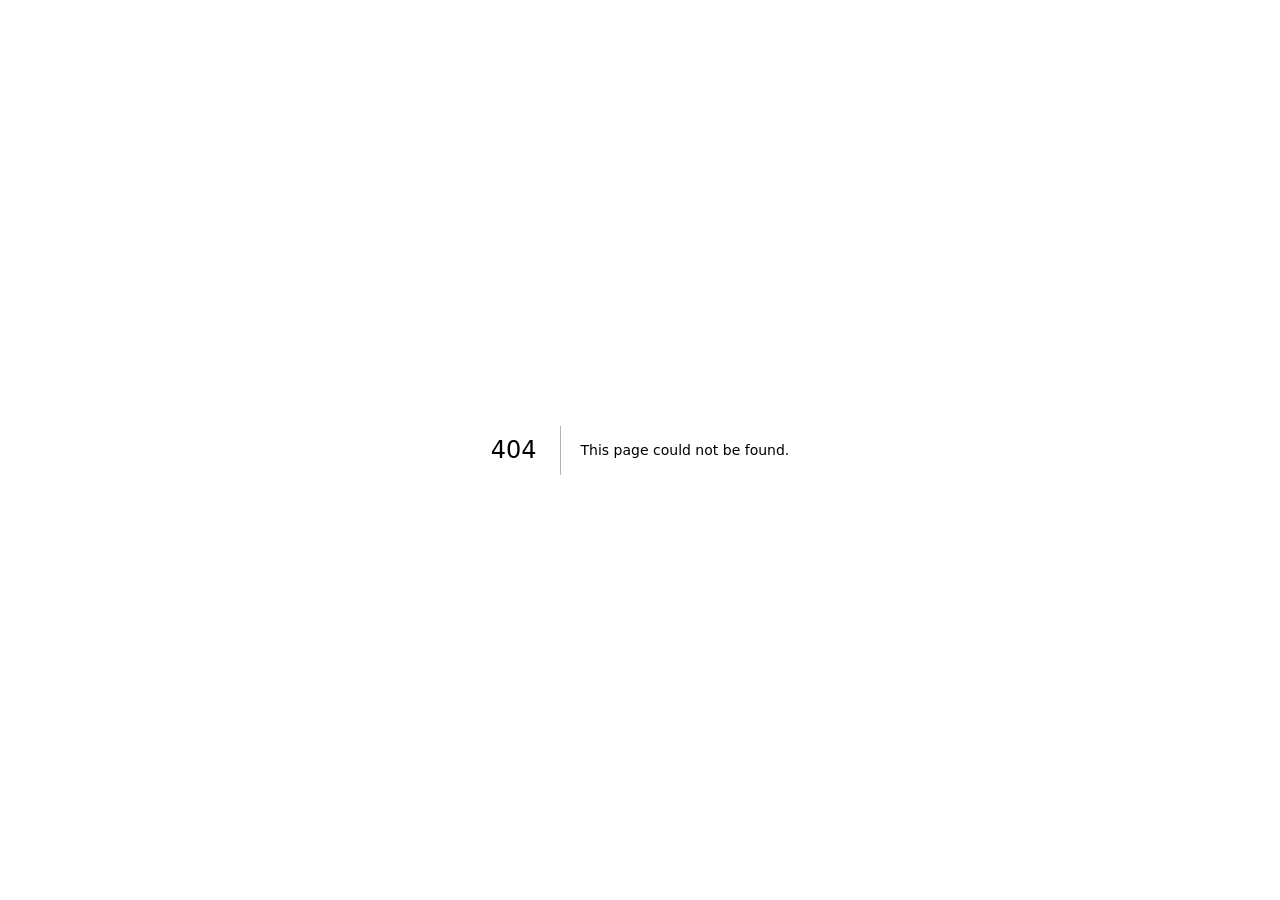
<file: 404/index.html>
<!DOCTYPE html><html lang="ru"><head><meta charSet="utf-8"/><meta name="viewport" content="width=device-width, initial-scale=1"/><link rel="stylesheet" href="/_next/static/chunks/0oou5qmk8vk_i.css" data-precedence="next"/><link rel="preload" as="script" fetchPriority="low" href="/_next/static/chunks/15xrurgzs99gv.js"/><script src="/_next/static/chunks/0t2z5hkh7v~~b.js" async=""></script><script src="/_next/static/chunks/07lhk_q6pmm3r.js" async=""></script><script src="/_next/static/chunks/turbopack-08lz5pl99x_po.js" async=""></script><script src="/_next/static/chunks/0dbhjjzl8qfwv.js" async=""></script><meta name="robots" content="noindex"/><title>404: This page could not be found.</title><title>Мария Амирова — SMM-стратег</title><meta name="description" content="Портфолио SMM-стратега и руководителя контентных проектов Марии Амировой."/><link rel="shortcut icon" href="/favicon.svg"/><link rel="icon" href="/favicon.svg"/><script src="/_next/static/chunks/03~yq9q893hmn.js" noModule=""></script></head><body><div hidden=""><!--$--><!--/$--></div><div style="font-family:system-ui,&quot;Segoe UI&quot;,Roboto,Helvetica,Arial,sans-serif,&quot;Apple Color Emoji&quot;,&quot;Segoe UI Emoji&quot;;height:100vh;text-align:center;display:flex;flex-direction:column;align-items:center;justify-content:center"><div><style>body{color:#000;background:#fff;margin:0}.next-error-h1{border-right:1px solid rgba(0,0,0,.3)}@media (prefers-color-scheme:dark){body{color:#fff;background:#000}.next-error-h1{border-right:1px solid rgba(255,255,255,.3)}}</style><h1 class="next-error-h1" style="display:inline-block;margin:0 20px 0 0;padding:0 23px 0 0;font-size:24px;font-weight:500;vertical-align:top;line-height:49px">404</h1><div style="display:inline-block"><h2 style="font-size:14px;font-weight:400;line-height:49px;margin:0">This page could not be found.</h2></div></div></div><!--$--><!--/$--><script src="/_next/static/chunks/15xrurgzs99gv.js" id="_R_" async=""></script><script>(self.__next_f=self.__next_f||[]).push([0])</script><script>self.__next_f.push([1,"1:\"$Sreact.fragment\"\n2:I[39756,[\"/_next/static/chunks/0dbhjjzl8qfwv.js\"],\"default\"]\n3:I[37457,[\"/_next/static/chunks/0dbhjjzl8qfwv.js\"],\"default\"]\n4:I[97367,[\"/_next/static/chunks/0dbhjjzl8qfwv.js\"],\"OutletBoundary\"]\n5:\"$Sreact.suspense\"\n8:I[97367,[\"/_next/static/chunks/0dbhjjzl8qfwv.js\"],\"ViewportBoundary\"]\na:I[97367,[\"/_next/static/chunks/0dbhjjzl8qfwv.js\"],\"MetadataBoundary\"]\nc:I[68027,[\"/_next/static/chunks/0dbhjjzl8qfwv.js\"],\"default\",1]\n:HL[\"/_next/static/chunks/0oou5qmk8vk_i.css\",\"style\"]\n"])</script><script>self.__next_f.push([1,"0:{\"P\":null,\"c\":[\"\",\"_not-found\",\"\"],\"q\":\"\",\"i\":false,\"f\":[[[\"\",{\"children\":[\"/_not-found\",{\"children\":[\"__PAGE__\",{}]}]},\"$undefined\",\"$undefined\",16],[[\"$\",\"$1\",\"c\",{\"children\":[[[\"$\",\"link\",\"0\",{\"rel\":\"stylesheet\",\"href\":\"/_next/static/chunks/0oou5qmk8vk_i.css\",\"precedence\":\"next\",\"crossOrigin\":\"$undefined\",\"nonce\":\"$undefined\"}],[\"$\",\"script\",\"script-0\",{\"src\":\"/_next/static/chunks/0dbhjjzl8qfwv.js\",\"async\":true,\"nonce\":\"$undefined\"}]],[\"$\",\"html\",null,{\"lang\":\"ru\",\"children\":[\"$\",\"body\",null,{\"children\":[\"$\",\"$L2\",null,{\"parallelRouterKey\":\"children\",\"error\":\"$undefined\",\"errorStyles\":\"$undefined\",\"errorScripts\":\"$undefined\",\"template\":[\"$\",\"$L3\",null,{}],\"templateStyles\":\"$undefined\",\"templateScripts\":\"$undefined\",\"notFound\":[[[\"$\",\"title\",null,{\"children\":\"404: This page could not be found.\"}],[\"$\",\"div\",null,{\"style\":{\"fontFamily\":\"system-ui,\\\"Segoe UI\\\",Roboto,Helvetica,Arial,sans-serif,\\\"Apple Color Emoji\\\",\\\"Segoe UI Emoji\\\"\",\"height\":\"100vh\",\"textAlign\":\"center\",\"display\":\"flex\",\"flexDirection\":\"column\",\"alignItems\":\"center\",\"justifyContent\":\"center\"},\"children\":[\"$\",\"div\",null,{\"children\":[[\"$\",\"style\",null,{\"dangerouslySetInnerHTML\":{\"__html\":\"body{color:#000;background:#fff;margin:0}.next-error-h1{border-right:1px solid rgba(0,0,0,.3)}@media (prefers-color-scheme:dark){body{color:#fff;background:#000}.next-error-h1{border-right:1px solid rgba(255,255,255,.3)}}\"}}],[\"$\",\"h1\",null,{\"className\":\"next-error-h1\",\"style\":{\"display\":\"inline-block\",\"margin\":\"0 20px 0 0\",\"padding\":\"0 23px 0 0\",\"fontSize\":24,\"fontWeight\":500,\"verticalAlign\":\"top\",\"lineHeight\":\"49px\"},\"children\":404}],[\"$\",\"div\",null,{\"style\":{\"display\":\"inline-block\"},\"children\":[\"$\",\"h2\",null,{\"style\":{\"fontSize\":14,\"fontWeight\":400,\"lineHeight\":\"49px\",\"margin\":0},\"children\":\"This page could not be found.\"}]}]]}]}]],[]],\"forbidden\":\"$undefined\",\"unauthorized\":\"$undefined\"}]}]}]]}],{\"children\":[[\"$\",\"$1\",\"c\",{\"children\":[null,[\"$\",\"$L2\",null,{\"parallelRouterKey\":\"children\",\"error\":\"$undefined\",\"errorStyles\":\"$undefined\",\"errorScripts\":\"$undefined\",\"template\":[\"$\",\"$L3\",null,{}],\"templateStyles\":\"$undefined\",\"templateScripts\":\"$undefined\",\"notFound\":\"$undefined\",\"forbidden\":\"$undefined\",\"unauthorized\":\"$undefined\"}]]}],{\"children\":[[\"$\",\"$1\",\"c\",{\"children\":[[[\"$\",\"title\",null,{\"children\":\"404: This page could not be found.\"}],[\"$\",\"div\",null,{\"style\":\"$0:f:0:1:0:props:children:1:props:children:props:children:props:notFound:0:1:props:style\",\"children\":[\"$\",\"div\",null,{\"children\":[[\"$\",\"style\",null,{\"dangerouslySetInnerHTML\":{\"__html\":\"body{color:#000;background:#fff;margin:0}.next-error-h1{border-right:1px solid rgba(0,0,0,.3)}@media (prefers-color-scheme:dark){body{color:#fff;background:#000}.next-error-h1{border-right:1px solid rgba(255,255,255,.3)}}\"}}],[\"$\",\"h1\",null,{\"className\":\"next-error-h1\",\"style\":\"$0:f:0:1:0:props:children:1:props:children:props:children:props:notFound:0:1:props:children:props:children:1:props:style\",\"children\":404}],[\"$\",\"div\",null,{\"style\":\"$0:f:0:1:0:props:children:1:props:children:props:children:props:notFound:0:1:props:children:props:children:2:props:style\",\"children\":[\"$\",\"h2\",null,{\"style\":\"$0:f:0:1:0:props:children:1:props:children:props:children:props:notFound:0:1:props:children:props:children:2:props:children:props:style\",\"children\":\"This page could not be found.\"}]}]]}]}]],null,[\"$\",\"$L4\",null,{\"children\":[\"$\",\"$5\",null,{\"name\":\"Next.MetadataOutlet\",\"children\":\"$@6\"}]}]]}],{},null,false,null]},null,false,\"$@7\"]},null,false,null],[\"$\",\"$1\",\"h\",{\"children\":[[\"$\",\"meta\",null,{\"name\":\"robots\",\"content\":\"noindex\"}],[\"$\",\"$L8\",null,{\"children\":\"$L9\"}],[\"$\",\"div\",null,{\"hidden\":true,\"children\":[\"$\",\"$La\",null,{\"children\":[\"$\",\"$5\",null,{\"name\":\"Next.Metadata\",\"children\":\"$Lb\"}]}]}],null]}],false]],\"m\":\"$undefined\",\"G\":[\"$c\",[[\"$\",\"link\",\"0\",{\"rel\":\"stylesheet\",\"href\":\"/_next/static/chunks/0oou5qmk8vk_i.css\",\"precedence\":\"next\",\"crossOrigin\":\"$undefined\",\"nonce\":\"$undefined\"}]]],\"S\":true,\"h\":null,\"s\":\"$undefined\",\"l\":\"$undefined\",\"p\":\"$undefined\",\"d\":\"$undefined\",\"b\":\"cgwb1JWEbH7-V9l2Dn4O2\"}\n"])</script><script>self.__next_f.push([1,"d:[]\n7:\"$Wd\"\n"])</script><script>self.__next_f.push([1,"9:[[\"$\",\"meta\",\"0\",{\"charSet\":\"utf-8\"}],[\"$\",\"meta\",\"1\",{\"name\":\"viewport\",\"content\":\"width=device-width, initial-scale=1\"}]]\n"])</script><script>self.__next_f.push([1,"e:I[27201,[\"/_next/static/chunks/0dbhjjzl8qfwv.js\"],\"IconMark\"]\n6:null\nb:[[\"$\",\"title\",\"0\",{\"children\":\"Мария Амирова — SMM-стратег\"}],[\"$\",\"meta\",\"1\",{\"name\":\"description\",\"content\":\"Портфолио SMM-стратега и руководителя контентных проектов Марии Амировой.\"}],[\"$\",\"link\",\"2\",{\"rel\":\"shortcut icon\",\"href\":\"/favicon.svg\"}],[\"$\",\"link\",\"3\",{\"rel\":\"icon\",\"href\":\"/favicon.svg\"}],[\"$\",\"$Le\",\"4\",{}]]\n"])</script></body></html>
</file>
<file: _next/static/chunks/07cy.r5ep5w6a.css>
@layer properties{@supports (((-webkit-hyphens:none)) and (not (margin-trim:inline))) or ((-moz-orient:inline) and (not (color:rgb(from red r g b)))){:root,:host{--shimmer-angle:20deg}*,:before,:after,::backdrop{--tw-translate-x:0;--tw-translate-y:0;--tw-translate-z:0;--tw-rotate-x:initial;--tw-rotate-y:initial;--tw-rotate-z:initial;--tw-skew-x:initial;--tw-skew-y:initial;--tw-scroll-snap-strictness:proximity;--tw-space-x-reverse:0;--tw-border-style:solid;--tw-leading:initial;--tw-font-weight:initial;--tw-tracking:initial;--tw-ordinal:initial;--tw-slashed-zero:initial;--tw-numeric-figure:initial;--tw-numeric-spacing:initial;--tw-numeric-fraction:initial;--tw-shadow:0 0 #0000;--tw-shadow-color:initial;--tw-shadow-alpha:100%;--tw-inset-shadow:0 0 #0000;--tw-inset-shadow-color:initial;--tw-inset-shadow-alpha:100%;--tw-ring-color:initial;--tw-ring-shadow:0 0 #0000;--tw-inset-ring-color:initial;--tw-inset-ring-shadow:0 0 #0000;--tw-ring-inset:initial;--tw-ring-offset-width:0px;--tw-ring-offset-color:#fff;--tw-ring-offset-shadow:0 0 #0000;--tw-outline-style:solid;--tw-duration:initial;--tw-ease:initial;--tw-content:"";--tw-scale-x:1;--tw-scale-y:1;--tw-scale-z:1;--tw-animation-delay:0s;--tw-animation-direction:normal;--tw-animation-duration:initial;--tw-animation-fill-mode:none;--tw-animation-iteration-count:1;--tw-enter-blur:0;--tw-enter-opacity:1;--tw-enter-rotate:0;--tw-enter-scale:1;--tw-enter-translate-x:0;--tw-enter-translate-y:0;--tw-exit-blur:0;--tw-exit-opacity:1;--tw-exit-rotate:0;--tw-exit-scale:1;--tw-exit-translate-x:0;--tw-exit-translate-y:0;--scroll-fade-t:0px;--scroll-fade-b:0px;--scroll-fade-s:0px;--scroll-fade-e:0px;--scroll-fade-mask:initial;--shimmer-image:initial;--shimmer-text-fill:initial}}}@layer theme{:root,:host{--font-sans:ui-sans-serif, system-ui, sans-serif, "Apple Color Emoji", "Segoe UI Emoji", "Segoe UI Symbol", "Noto Color Emoji";--font-mono:ui-monospace, SFMono-Regular, Menlo, Monaco, Consolas, "Liberation Mono", "Courier New", monospace;--color-black:#000;--color-white:#fff;--spacing:.25rem;--container-xs:20rem;--container-sm:24rem;--container-lg:32rem;--text-xs:.75rem;--text-xs--line-height:calc(1 / .75);--text-sm:.875rem;--text-sm--line-height:calc(1.25 / .875);--text-base:1rem;--text-base--line-height:calc(1.5 / 1);--text-lg:1.125rem;--text-lg--line-height:calc(1.75 / 1.125);--font-weight-normal:400;--font-weight-medium:500;--font-weight-semibold:600;--tracking-tight:-.025em;--tracking-widest:.1em;--leading-tight:1.25;--leading-snug:1.375;--leading-normal:1.5;--leading-relaxed:1.625;--radius-xs:.125rem;--radius-sm:.25rem;--radius-md:.375rem;--radius-lg:.5rem;--radius-xl:.75rem;--ease-in-out:cubic-bezier(.4, 0, .2, 1);--animate-spin:spin 1s linear infinite;--animate-pulse:pulse 2s cubic-bezier(.4, 0, .6, 1) infinite;--aspect-video:16 / 9;--default-transition-duration:.15s;--default-transition-timing-function:cubic-bezier(.4, 0, .2, 1);--default-font-family:var(--font-sans);--default-mono-font-family:var(--font-mono)}}@layer base{*,:after,:before,::backdrop{box-sizing:border-box;border:0 solid;margin:0;padding:0}::file-selector-button{box-sizing:border-box;border:0 solid;margin:0;padding:0}html,:host{-webkit-text-size-adjust:100%;tab-size:4;line-height:1.5;font-family:var(--default-font-family,ui-sans-serif, system-ui, sans-serif, "Apple Color Emoji", "Segoe UI Emoji", "Segoe UI Symbol", "Noto Color Emoji");font-feature-settings:var(--default-font-feature-settings,normal);font-variation-settings:var(--default-font-variation-settings,normal);-webkit-tap-highlight-color:transparent}hr{height:0;color:inherit;border-top-width:1px}abbr:where([title]){-webkit-text-decoration:underline dotted;text-decoration:underline dotted}h1,h2,h3,h4,h5,h6{font-size:inherit;font-weight:inherit}a{color:inherit;-webkit-text-decoration:inherit;-webkit-text-decoration:inherit;-webkit-text-decoration:inherit;-webkit-text-decoration:inherit;text-decoration:inherit}b,strong{font-weight:bolder}code,kbd,samp,pre{font-family:var(--default-mono-font-family,ui-monospace, SFMono-Regular, Menlo, Monaco, Consolas, "Liberation Mono", "Courier New", monospace);font-feature-settings:var(--default-mono-font-feature-settings,normal);font-variation-settings:var(--default-mono-font-variation-settings,normal);font-size:1em}small{font-size:80%}sub,sup{vertical-align:baseline;font-size:75%;line-height:0;position:relative}sub{bottom:-.25em}sup{top:-.5em}table{text-indent:0;border-color:inherit;border-collapse:collapse}:-moz-focusring{outline:auto}progress{vertical-align:baseline}summary{display:list-item}ol,ul,menu{list-style:none}img,svg,video,canvas,audio,iframe,embed,object{vertical-align:middle;display:block}img,video{max-width:100%;height:auto}button,input,select,optgroup,textarea{font:inherit;font-feature-settings:inherit;font-variation-settings:inherit;letter-spacing:inherit;color:inherit;opacity:1;background-color:#0000;border-radius:0}::file-selector-button{font:inherit;font-feature-settings:inherit;font-variation-settings:inherit;letter-spacing:inherit;color:inherit;opacity:1;background-color:#0000;border-radius:0}:where(select:is([multiple],[size])) optgroup{font-weight:bolder}:where(select:is([multiple],[size])) optgroup option{padding-inline-start:20px}::file-selector-button{margin-inline-end:4px}::placeholder{opacity:1}@supports (not ((-webkit-appearance:-apple-pay-button))) or (contain-intrinsic-size:1px){::placeholder{color:currentColor}@supports (color:color-mix(in lab, red, red)){::placeholder{color:color-mix(in oklab, currentcolor 50%, transparent)}}}textarea{resize:vertical}::-webkit-search-decoration{-webkit-appearance:none}::-webkit-date-and-time-value{min-height:1lh;text-align:inherit}::-webkit-datetime-edit{display:inline-flex}::-webkit-datetime-edit-fields-wrapper{padding:0}::-webkit-datetime-edit{padding-block:0}::-webkit-datetime-edit-year-field{padding-block:0}::-webkit-datetime-edit-month-field{padding-block:0}::-webkit-datetime-edit-day-field{padding-block:0}::-webkit-datetime-edit-hour-field{padding-block:0}::-webkit-datetime-edit-minute-field{padding-block:0}::-webkit-datetime-edit-second-field{padding-block:0}::-webkit-datetime-edit-millisecond-field{padding-block:0}::-webkit-datetime-edit-meridiem-field{padding-block:0}::-webkit-calendar-picker-indicator{line-height:1}:-moz-ui-invalid{box-shadow:none}button,input:where([type=button],[type=reset],[type=submit]){appearance:button}::file-selector-button{appearance:button}::-webkit-inner-spin-button{height:auto}::-webkit-outer-spin-button{height:auto}[hidden]:where(:not([hidden=until-found])){display:none!important}}@layer components;@layer utilities{.\@container\/card-header{container:card-header/inline-size}.\@container\/field-group{container:field-group/inline-size}.pointer-events-none{pointer-events:none}.invisible{visibility:hidden}.visible{visibility:visible}.sr-only{clip-path:inset(50%);white-space:nowrap;border-width:0;width:1px;height:1px;margin:-1px;padding:0;position:absolute;overflow:hidden}.absolute{position:absolute}.fixed{position:fixed}.relative{position:relative}.inset-0{inset:calc(var(--spacing) * 0)}.inset-x-0{inset-inline:calc(var(--spacing) * 0)}.inset-y-0{inset-block:calc(var(--spacing) * 0)}.inset-s-1\/2{inset-inline-start:50%}.start{inset-inline-start:var(--spacing)}.end{inset-inline-end:var(--spacing)}.-top-12{top:calc(var(--spacing) * -12)}.top-0{top:calc(var(--spacing) * 0)}.top-1\.5{top:calc(var(--spacing) * 1.5)}.top-1\/2{top:50%}.top-3\.5{top:calc(var(--spacing) * 3.5)}.top-4{top:calc(var(--spacing) * 4)}.top-\[1px\]{top:1px}.top-\[50\%\]{top:50%}.top-\[60\%\]{top:60%}.top-full{top:100%}.-right-12{right:calc(var(--spacing) * -12)}.right-0{right:calc(var(--spacing) * 0)}.right-1{right:calc(var(--spacing) * 1)}.right-2{right:calc(var(--spacing) * 2)}.right-3{right:calc(var(--spacing) * 3)}.right-3\.5{right:calc(var(--spacing) * 3.5)}.right-4{right:calc(var(--spacing) * 4)}.-bottom-12{bottom:calc(var(--spacing) * -12)}.bottom-0{bottom:calc(var(--spacing) * 0)}.-left-12{left:calc(var(--spacing) * -12)}.left-0{left:calc(var(--spacing) * 0)}.left-1\/2{left:50%}.left-2{left:calc(var(--spacing) * 2)}.left-3{left:calc(var(--spacing) * 3)}.left-\[50\%\]{left:50%}.isolate{isolation:isolate}.z-10{z-index:10}.z-20{z-index:20}.z-50{z-index:50}.z-\[1\]{z-index:1}.order-first{order:-9999}.order-last{order:9999}.col-start-2{grid-column-start:2}.row-span-2{grid-row:span 2/span 2}.row-start-1{grid-row-start:1}.m-0\!{margin:calc(var(--spacing) * 0)!important}.-mx-1{margin-inline:calc(var(--spacing) * -1)}.mx-2{margin-inline:calc(var(--spacing) * 2)}.mx-3\.5{margin-inline:calc(var(--spacing) * 3.5)}.mx-auto{margin-inline:auto}.-my-2{margin-block:calc(var(--spacing) * -2)}.my-0{margin-block:calc(var(--spacing) * 0)}.my-0\.5{margin-block:calc(var(--spacing) * .5)}.my-1{margin-block:calc(var(--spacing) * 1)}.-mt-4{margin-top:calc(var(--spacing) * -4)}.mt-0\.5{margin-top:calc(var(--spacing) * .5)}.mt-1\.5{margin-top:calc(var(--spacing) * 1.5)}.mt-2{margin-top:calc(var(--spacing) * 2)}.mt-4{margin-top:calc(var(--spacing) * 4)}.mt-auto{margin-top:auto}.mb-2{margin-bottom:calc(var(--spacing) * 2)}.mb-3{margin-bottom:calc(var(--spacing) * 3)}.-ml-1{margin-left:calc(var(--spacing) * -1)}.-ml-4{margin-left:calc(var(--spacing) * -4)}.ml-1{margin-left:calc(var(--spacing) * 1)}.ml-4{margin-left:calc(var(--spacing) * 4)}.ml-auto{margin-left:auto}.line-clamp-1{-webkit-line-clamp:1;-webkit-box-orient:vertical;display:-webkit-box;overflow:hidden}.line-clamp-2{-webkit-line-clamp:2;-webkit-box-orient:vertical;display:-webkit-box;overflow:hidden}.block{display:block}.contents{display:contents}.flex{display:flex}.grid{display:grid}.hidden{display:none}.inline-flex{display:inline-flex}.table{display:table}.table-caption{display:table-caption}.table-cell{display:table-cell}.table-row{display:table-row}.field-sizing-content{field-sizing:content}.aspect-square{aspect-ratio:1}.aspect-video{aspect-ratio:var(--aspect-video)}.size-\(--cell-size\){width:var(--cell-size);height:var(--cell-size)}.size-2{width:calc(var(--spacing) * 2);height:calc(var(--spacing) * 2)}.size-2\.5{width:calc(var(--spacing) * 2.5);height:calc(var(--spacing) * 2.5)}.size-3{width:calc(var(--spacing) * 3);height:calc(var(--spacing) * 3)}.size-3\.5{width:calc(var(--spacing) * 3.5);height:calc(var(--spacing) * 3.5)}.size-4{width:calc(var(--spacing) * 4);height:calc(var(--spacing) * 4)}.size-6{width:calc(var(--spacing) * 6);height:calc(var(--spacing) * 6)}.size-7{width:calc(var(--spacing) * 7);height:calc(var(--spacing) * 7)}.size-8{width:calc(var(--spacing) * 8);height:calc(var(--spacing) * 8)}.size-9{width:calc(var(--spacing) * 9);height:calc(var(--spacing) * 9)}.size-10{width:calc(var(--spacing) * 10);height:calc(var(--spacing) * 10)}.size-16{width:calc(var(--spacing) * 16);height:calc(var(--spacing) * 16)}.size-auto{width:auto;height:auto}.size-full{width:100%;height:100%}.h-\(--cell-size\){height:var(--cell-size)}.h-1\.5{height:calc(var(--spacing) * 1.5)}.h-2{height:calc(var(--spacing) * 2)}.h-2\.5{height:calc(var(--spacing) * 2.5)}.h-4{height:calc(var(--spacing) * 4)}.h-5{height:calc(var(--spacing) * 5)}.h-6{height:calc(var(--spacing) * 6)}.h-7{height:calc(var(--spacing) * 7)}.h-8{height:calc(var(--spacing) * 8)}.h-9{height:calc(var(--spacing) * 9)}.h-10{height:calc(var(--spacing) * 10)}.h-12{height:calc(var(--spacing) * 12)}.h-\[calc\(--spacing\(5\.5\)\)\]{height:calc(calc(var(--spacing) * 5.5))}.h-\[calc\(100\%-1px\)\]{height:calc(100% - 1px)}.h-\[var\(--radix-navigation-menu-viewport-height\)\]{height:var(--radix-navigation-menu-viewport-height)}.h-\[var\(--radix-select-trigger-height\)\]{height:var(--radix-select-trigger-height)}.h-auto{height:auto}.h-full{height:100%}.h-max{height:max-content}.h-px{height:1px}.h-svh{height:100svh}.max-h-\(--radix-context-menu-content-available-height\){max-height:var(--radix-context-menu-content-available-height)}.max-h-\(--radix-dropdown-menu-content-available-height\){max-height:var(--radix-dropdown-menu-content-available-height)}.max-h-\(--radix-select-content-available-height\){max-height:var(--radix-select-content-available-height)}.max-h-96{max-height:calc(var(--spacing) * 96)}.max-h-\[300px\]{max-height:300px}.max-h-\[min\(calc\(--spacing\(96\)---spacing\(9\)\)\,calc\(var\(--available-height\)---spacing\(9\)\)\)\]{max-height:min(calc(calc(var(--spacing) * 96) - calc(var(--spacing) * 9)), calc(var(--available-height) - calc(var(--spacing) * 9)))}.min-h-0{min-height:calc(var(--spacing) * 0)}.min-h-4{min-height:calc(var(--spacing) * 4)}.min-h-9{min-height:calc(var(--spacing) * 9)}.min-h-16{min-height:calc(var(--spacing) * 16)}.min-h-full{min-height:100%}.min-h-svh{min-height:100svh}.w-\(--anchor-width\){width:var(--anchor-width)}.w-\(--cell-size\){width:var(--cell-size)}.w-\(--sidebar-width\){width:var(--sidebar-width)}.w-0{width:calc(var(--spacing) * 0)}.w-1{width:calc(var(--spacing) * 1)}.w-2{width:calc(var(--spacing) * 2)}.w-2\.5{width:calc(var(--spacing) * 2.5)}.w-3{width:calc(var(--spacing) * 3)}.w-3\/4{width:75%}.w-4{width:calc(var(--spacing) * 4)}.w-5{width:calc(var(--spacing) * 5)}.w-9{width:calc(var(--spacing) * 9)}.w-10{width:calc(var(--spacing) * 10)}.w-24{width:calc(var(--spacing) * 24)}.w-64{width:calc(var(--spacing) * 64)}.w-72{width:calc(var(--spacing) * 72)}.w-\[100px\]{width:100px}.w-auto{width:auto}.w-fit{width:fit-content}.w-full{width:100%}.w-max{width:max-content}.w-px{width:1px}.max-w-\(--available-width\){max-width:var(--available-width)}.max-w-\(--skeleton-width\){max-width:var(--skeleton-width)}.max-w-\[80\%\]{max-width:80%}.max-w-\[calc\(100\%-2rem\)\]{max-width:calc(100% - 2rem)}.max-w-full{max-width:100%}.max-w-max{max-width:max-content}.max-w-sm{max-width:var(--container-sm)}.min-w-\(--cell-size\){min-width:var(--cell-size)}.min-w-0{min-width:calc(var(--spacing) * 0)}.min-w-5{min-width:calc(var(--spacing) * 5)}.min-w-8{min-width:calc(var(--spacing) * 8)}.min-w-9{min-width:calc(var(--spacing) * 9)}.min-w-10{min-width:calc(var(--spacing) * 10)}.min-w-16{min-width:calc(var(--spacing) * 16)}.min-w-40{min-width:calc(var(--spacing) * 40)}.min-w-\[8rem\]{min-width:8rem}.min-w-\[12rem\]{min-width:12rem}.min-w-\[calc\(var\(--anchor-width\)\+--spacing\(7\)\)\]{min-width:calc(var(--anchor-width) + calc(var(--spacing) * 7))}.min-w-\[var\(--radix-select-trigger-width\)\]{min-width:var(--radix-select-trigger-width)}.flex-1{flex:1}.shrink-0{flex-shrink:0}.grow{flex-grow:1}.grow-0{flex-grow:0}.basis-full{flex-basis:100%}.caption-bottom{caption-side:bottom}.border-collapse{border-collapse:collapse}.origin-\(--radix-context-menu-content-transform-origin\){transform-origin:var(--radix-context-menu-content-transform-origin)}.origin-\(--radix-dropdown-menu-content-transform-origin\){transform-origin:var(--radix-dropdown-menu-content-transform-origin)}.origin-\(--radix-hover-card-content-transform-origin\){transform-origin:var(--radix-hover-card-content-transform-origin)}.origin-\(--radix-menubar-content-transform-origin\){transform-origin:var(--radix-menubar-content-transform-origin)}.origin-\(--radix-popover-content-transform-origin\){transform-origin:var(--radix-popover-content-transform-origin)}.origin-\(--radix-select-content-transform-origin\){transform-origin:var(--radix-select-content-transform-origin)}.origin-\(--radix-tooltip-content-transform-origin\){transform-origin:var(--radix-tooltip-content-transform-origin)}.origin-\(--transform-origin\){transform-origin:var(--transform-origin)}.-translate-x-1\/2{--tw-translate-x:calc(calc(1 / 2 * 100%) * -1);translate:var(--tw-translate-x) var(--tw-translate-y)}.-translate-x-px{--tw-translate-x:-1px;translate:var(--tw-translate-x) var(--tw-translate-y)}.translate-x-\[-50\%\]{--tw-translate-x:-50%;translate:var(--tw-translate-x) var(--tw-translate-y)}.translate-x-px{--tw-translate-x:1px;translate:var(--tw-translate-x) var(--tw-translate-y)}.-translate-y-1\/2{--tw-translate-y:calc(calc(1 / 2 * 100%) * -1);translate:var(--tw-translate-x) var(--tw-translate-y)}.-translate-y-3\/4{--tw-translate-y:calc(calc(3 / 4 * 100%) * -1);translate:var(--tw-translate-x) var(--tw-translate-y)}.translate-y-0\.5{--tw-translate-y:calc(var(--spacing) * .5);translate:var(--tw-translate-x) var(--tw-translate-y)}.translate-y-3\/4{--tw-translate-y:calc(3 / 4 * 100%);translate:var(--tw-translate-x) var(--tw-translate-y)}.translate-y-\[-50\%\]{--tw-translate-y:-50%;translate:var(--tw-translate-x) var(--tw-translate-y)}.translate-y-\[calc\(-50\%_-_2px\)\]{--tw-translate-y:calc(-50% - 2px);translate:var(--tw-translate-x) var(--tw-translate-y)}.rotate-45{rotate:45deg}.rotate-90{rotate:90deg}.transform{transform:var(--tw-rotate-x,) var(--tw-rotate-y,) var(--tw-rotate-z,) var(--tw-skew-x,) var(--tw-skew-y,)}.scroll-fade-x{--_scroll-fade-size-s:var(--scroll-fade-s-size,var(--scroll-fade-size,min(12%, calc(var(--spacing) * 10))));--_scroll-fade-size-e:var(--scroll-fade-e-size,var(--scroll-fade-size,min(12%, calc(var(--spacing) * 10))));--scroll-fade-inline:linear-gradient(to right, transparent 0, #000 var(--scroll-fade-s,0px), #000 calc(100% - var(--scroll-fade-e,0px)), transparent 100%)}.scroll-fade-x:where([dir=rtl],[dir=rtl] *){--scroll-fade-inline:linear-gradient(to left, transparent 0, #000 var(--scroll-fade-s,0px), #000 calc(100% - var(--scroll-fade-e,0px)), transparent 100%)}.scroll-fade-x{-webkit-mask-image:var(--scroll-fade-mask,var(--scroll-fade-inline));-webkit-mask-image:var(--scroll-fade-mask,var(--scroll-fade-inline));-webkit-mask-image:var(--scroll-fade-mask,var(--scroll-fade-inline));-webkit-mask-image:var(--scroll-fade-mask,var(--scroll-fade-inline));mask-image:var(--scroll-fade-mask,var(--scroll-fade-inline));-webkit-mask-composite:source-in;-webkit-mask-composite:source-in;-webkit-mask-composite:source-in;-webkit-mask-repeat:no-repeat;mask-repeat:no-repeat;-webkit-mask-composite:source-in;mask-composite:intersect}@supports (animation-timeline:scroll()){.scroll-fade-x{animation:1ms ease-in-out scroll-fade-reveal-s,1ms ease-in-out scroll-fade-reveal-e;animation-timeline:scroll(self inline),scroll(self inline);animation-range:0 var(--scroll-fade-reveal,calc(var(--spacing) * 24)), calc(100% - var(--scroll-fade-reveal,calc(var(--spacing) * 24))) 100%;animation-fill-mode:both}}@supports not (animation-timeline:scroll()){.scroll-fade-x{--scroll-fade-s:var(--_scroll-fade-size-s);--scroll-fade-e:var(--_scroll-fade-size-e)}}.scroll-fade-b{--_scroll-fade-size-b:var(--scroll-fade-b-size,var(--scroll-fade-size,min(12%, calc(var(--spacing) * 10))));--scroll-fade-mask:linear-gradient(to bottom, #000 0, #000 calc(100% - var(--scroll-fade-b,0px)), transparent 100%);-webkit-mask-image:var(--scroll-fade-mask);-webkit-mask-image:var(--scroll-fade-mask);-webkit-mask-image:var(--scroll-fade-mask);-webkit-mask-image:var(--scroll-fade-mask);mask-image:var(--scroll-fade-mask);-webkit-mask-composite:source-in;-webkit-mask-composite:source-in;-webkit-mask-composite:source-in;-webkit-mask-repeat:no-repeat;mask-repeat:no-repeat;-webkit-mask-composite:source-in;mask-composite:intersect}@supports (animation-timeline:scroll()){.scroll-fade-b{animation:1ms ease-in-out scroll-fade-reveal-b;animation-timeline:scroll(self y);animation-range:calc(100% - var(--scroll-fade-reveal,calc(var(--spacing) * 24))) 100%;animation-fill-mode:both}}@supports not (animation-timeline:scroll()){.scroll-fade-b{--scroll-fade-b:var(--_scroll-fade-size-b)}}.animate-caret-blink{animation:1.25s ease-out infinite caret-blink}.animate-in{animation:enter var(--tw-animation-duration,var(--tw-duration,.15s))var(--tw-ease,ease)var(--tw-animation-delay,0s)var(--tw-animation-iteration-count,1)var(--tw-animation-direction,normal)var(--tw-animation-fill-mode,none)}.animate-pulse{animation:var(--animate-pulse)}.animate-spin{animation:var(--animate-spin)}.cursor-default{cursor:default}.cursor-text{cursor:text}.touch-none{touch-action:none}.resize-none{resize:none}.snap-x{scroll-snap-type:x var(--tw-scroll-snap-strictness)}.snap-mandatory{--tw-scroll-snap-strictness:mandatory}.scroll-my-1{scroll-margin-block:calc(var(--spacing) * 1)}.scroll-px-1{scroll-padding-inline:calc(var(--spacing) * 1)}.scroll-py-1{scroll-padding-block:calc(var(--spacing) * 1)}.list-disc{list-style-type:disc}.list-none{list-style-type:none}.appearance-none{appearance:none}.auto-rows-min{grid-auto-rows:min-content}.grid-cols-\[0_1fr\]{grid-template-columns:0 1fr}.grid-rows-\[auto_1fr\]{grid-template-rows:auto 1fr}.grid-rows-\[auto_auto\]{grid-template-rows:auto auto}.flex-col{flex-direction:column}.flex-col-reverse{flex-direction:column-reverse}.flex-row{flex-direction:row}.flex-wrap{flex-wrap:wrap}.place-content-center{place-content:center}.place-items-center{place-items:center}.items-center{align-items:center}.items-end{align-items:flex-end}.items-start{align-items:flex-start}.items-stretch{align-items:stretch}.justify-between{justify-content:space-between}.justify-center{justify-content:center}.justify-start{justify-content:flex-start}.justify-items-start{justify-items:start}.gap-0\.5{gap:calc(var(--spacing) * .5)}.gap-1{gap:calc(var(--spacing) * 1)}.gap-1\.5{gap:calc(var(--spacing) * 1.5)}.gap-2{gap:calc(var(--spacing) * 2)}.gap-2\.5{gap:calc(var(--spacing) * 2.5)}.gap-3{gap:calc(var(--spacing) * 3)}.gap-4{gap:calc(var(--spacing) * 4)}.gap-6{gap:calc(var(--spacing) * 6)}.gap-7{gap:calc(var(--spacing) * 7)}.gap-8{gap:calc(var(--spacing) * 8)}.gap-\[--spacing\(var\(--gap\)\)\]{gap:calc(var(--spacing) * var(--gap))}:where(.-space-x-2>:not(:last-child)){--tw-space-x-reverse:0;margin-inline-start:calc(calc(var(--spacing) * -2) * var(--tw-space-x-reverse));margin-inline-end:calc(calc(var(--spacing) * -2) * calc(1 - var(--tw-space-x-reverse)))}.gap-y-0\.5{row-gap:calc(var(--spacing) * .5)}.self-end{align-self:flex-end}.self-start{align-self:flex-start}.self-stretch{align-self:stretch}.justify-self-end{justify-self:flex-end}.truncate{text-overflow:ellipsis;white-space:nowrap;overflow:hidden}.overflow-auto{overflow:auto}.overflow-hidden{overflow:hidden}.overflow-x-auto{overflow-x:auto}.overflow-x-hidden{overflow-x:hidden}.overflow-y-auto{overflow-y:auto}.overscroll-contain{overscroll-behavior:contain}.overscroll-x-contain{overscroll-behavior-x:contain}.rounded-\[2px\]{border-radius:2px}.rounded-\[4px\]{border-radius:4px}.rounded-\[calc\(var\(--radius\)-5px\)\]{border-radius:calc(var(--radius) - 5px)}.rounded-\[inherit\]{border-radius:inherit}.rounded-full{border-radius:3.40282e38px}.rounded-lg{border-radius:var(--radius-lg)}.rounded-md{border-radius:var(--radius-md)}.rounded-none{border-radius:0}.rounded-sm{border-radius:var(--radius-sm)}.rounded-xl{border-radius:var(--radius-xl)}.rounded-xs{border-radius:var(--radius-xs)}.rounded-l-md{border-top-left-radius:var(--radius-md);border-bottom-left-radius:var(--radius-md)}.rounded-tl-sm{border-top-left-radius:var(--radius-sm)}.rounded-r-md{border-top-right-radius:var(--radius-md);border-bottom-right-radius:var(--radius-md)}.border{border-style:var(--tw-border-style);border-width:1px}.border-0{border-style:var(--tw-border-style);border-width:0}.border-\[1\.5px\]{border-style:var(--tw-border-style);border-width:1.5px}.border-y{border-block-style:var(--tw-border-style);border-block-width:1px}.border-t{border-top-style:var(--tw-border-style);border-top-width:1px}.border-r{border-right-style:var(--tw-border-style);border-right-width:1px}.border-b{border-bottom-style:var(--tw-border-style);border-bottom-width:1px}.border-l{border-left-style:var(--tw-border-style);border-left-width:1px}.border-dashed{--tw-border-style:dashed;border-style:dashed}.border-none{--tw-border-style:none;border-style:none}.border-\(--color-border\){border-color:var(--color-border)}.border-transparent{border-color:#0000}.border-t-transparent{border-top-color:#0000}.border-l-transparent{border-left-color:#0000}.bg-\(--color-bg\){background-color:var(--color-bg)}.bg-\[Canvas\]{background-color:canvas}.bg-black\/50{background-color:#00000080}@supports (color:color-mix(in lab, red, red)){.bg-black\/50{background-color:color-mix(in oklab, var(--color-black) 50%, transparent)}}.bg-transparent{background-color:#0000}.bg-white{background-color:var(--color-white)}.bg-clip-padding{background-clip:padding-box}.fill-current{fill:currentColor}.p-0{padding:calc(var(--spacing) * 0)}.p-1{padding:calc(var(--spacing) * 1)}.p-2{padding:calc(var(--spacing) * 2)}.p-3{padding:calc(var(--spacing) * 3)}.p-4{padding:calc(var(--spacing) * 4)}.p-6{padding:calc(var(--spacing) * 6)}.p-\[3px\]{padding:3px}.p-px{padding:1px}.px-\(--cell-size\){padding-inline:var(--cell-size)}.px-1{padding-inline:calc(var(--spacing) * 1)}.px-1\.5{padding-inline:calc(var(--spacing) * 1.5)}.px-2{padding-inline:calc(var(--spacing) * 2)}.px-2\.5{padding-inline:calc(var(--spacing) * 2.5)}.px-3{padding-inline:calc(var(--spacing) * 3)}.px-4{padding-inline:calc(var(--spacing) * 4)}.px-6{padding-inline:calc(var(--spacing) * 6)}.py-0\.5{padding-block:calc(var(--spacing) * .5)}.py-1{padding-block:calc(var(--spacing) * 1)}.py-1\.5{padding-block:calc(var(--spacing) * 1.5)}.py-2{padding-block:calc(var(--spacing) * 2)}.py-3{padding-block:calc(var(--spacing) * 3)}.py-4{padding-block:calc(var(--spacing) * 4)}.py-6{padding-block:calc(var(--spacing) * 6)}.pt-0{padding-top:calc(var(--spacing) * 0)}.pt-3{padding-top:calc(var(--spacing) * 3)}.pt-4{padding-top:calc(var(--spacing) * 4)}.pr-1{padding-right:calc(var(--spacing) * 1)}.pr-2{padding-right:calc(var(--spacing) * 2)}.pr-2\.5{padding-right:calc(var(--spacing) * 2.5)}.pr-3{padding-right:calc(var(--spacing) * 3)}.pr-8{padding-right:calc(var(--spacing) * 8)}.pr-9{padding-right:calc(var(--spacing) * 9)}.pb-2{padding-bottom:calc(var(--spacing) * 2)}.pb-3{padding-bottom:calc(var(--spacing) * 3)}.pb-4{padding-bottom:calc(var(--spacing) * 4)}.pl-2{padding-left:calc(var(--spacing) * 2)}.pl-3{padding-left:calc(var(--spacing) * 3)}.pl-4{padding-left:calc(var(--spacing) * 4)}.pl-8{padding-left:calc(var(--spacing) * 8)}.text-center{text-align:center}.text-left{text-align:left}.align-middle{vertical-align:middle}.font-mono{font-family:var(--font-mono)}.font-sans{font-family:var(--font-sans)}.text-base{font-size:var(--text-base);line-height:var(--tw-leading,var(--text-base--line-height))}.text-lg{font-size:var(--text-lg);line-height:var(--tw-leading,var(--text-lg--line-height))}.text-sm{font-size:var(--text-sm);line-height:var(--tw-leading,var(--text-sm--line-height))}.text-sm\/relaxed{font-size:var(--text-sm);line-height:var(--leading-relaxed)}.text-xs{font-size:var(--text-xs);line-height:var(--tw-leading,var(--text-xs--line-height))}.text-\[0\.8rem\]{font-size:.8rem}.leading-none{--tw-leading:1;line-height:1}.leading-normal{--tw-leading:var(--leading-normal);line-height:var(--leading-normal)}.leading-relaxed{--tw-leading:var(--leading-relaxed);line-height:var(--leading-relaxed)}.leading-snug{--tw-leading:var(--leading-snug);line-height:var(--leading-snug)}.leading-tight{--tw-leading:var(--leading-tight);line-height:var(--leading-tight)}.font-medium{--tw-font-weight:var(--font-weight-medium);font-weight:var(--font-weight-medium)}.font-normal{--tw-font-weight:var(--font-weight-normal);font-weight:var(--font-weight-normal)}.font-semibold{--tw-font-weight:var(--font-weight-semibold);font-weight:var(--font-weight-semibold)}.tracking-tight{--tw-tracking:var(--tracking-tight);letter-spacing:var(--tracking-tight)}.tracking-widest{--tw-tracking:var(--tracking-widest);letter-spacing:var(--tracking-widest)}.text-balance{text-wrap:balance}.break-words,.wrap-break-word{overflow-wrap:break-word}.whitespace-nowrap{white-space:nowrap}.text-\[CanvasText\]{color:canvastext}.text-current{color:currentColor}.text-white{color:var(--color-white)}.tabular-nums{--tw-numeric-spacing:tabular-nums;font-variant-numeric:var(--tw-ordinal,) var(--tw-slashed-zero,) var(--tw-numeric-figure,) var(--tw-numeric-spacing,) var(--tw-numeric-fraction,)}.underline-offset-4{text-underline-offset:4px}.opacity-0{opacity:0}.opacity-50{opacity:.5}.opacity-60{opacity:.6}.opacity-70{opacity:.7}.shadow{--tw-shadow:0 1px 3px 0 var(--tw-shadow-color,#0000001a), 0 1px 2px -1px var(--tw-shadow-color,#0000001a);box-shadow:var(--tw-inset-shadow), var(--tw-inset-ring-shadow), var(--tw-ring-offset-shadow), var(--tw-ring-shadow), var(--tw-shadow)}.shadow-\[0_0_0_1px_var\(--sidebar-border\)\]{--tw-shadow:0 0 0 1px var(--tw-shadow-color,var(--sidebar-border));box-shadow:var(--tw-inset-shadow), var(--tw-inset-ring-shadow), var(--tw-ring-offset-shadow), var(--tw-ring-shadow), var(--tw-shadow)}.shadow-lg{--tw-shadow:0 10px 15px -3px var(--tw-shadow-color,#0000001a), 0 4px 6px -4px var(--tw-shadow-color,#0000001a);box-shadow:var(--tw-inset-shadow), var(--tw-inset-ring-shadow), var(--tw-ring-offset-shadow), var(--tw-ring-shadow), var(--tw-shadow)}.shadow-md{--tw-shadow:0 4px 6px -1px var(--tw-shadow-color,#0000001a), 0 2px 4px -2px var(--tw-shadow-color,#0000001a);box-shadow:var(--tw-inset-shadow), var(--tw-inset-ring-shadow), var(--tw-ring-offset-shadow), var(--tw-ring-shadow), var(--tw-shadow)}.shadow-none{--tw-shadow:0 0 #0000;box-shadow:var(--tw-inset-shadow), var(--tw-inset-ring-shadow), var(--tw-ring-offset-shadow), var(--tw-ring-shadow), var(--tw-shadow)}.shadow-sm{--tw-shadow:0 1px 3px 0 var(--tw-shadow-color,#0000001a), 0 1px 2px -1px var(--tw-shadow-color,#0000001a);box-shadow:var(--tw-inset-shadow), var(--tw-inset-ring-shadow), var(--tw-ring-offset-shadow), var(--tw-ring-shadow), var(--tw-shadow)}.shadow-xl{--tw-shadow:0 20px 25px -5px var(--tw-shadow-color,#0000001a), 0 8px 10px -6px var(--tw-shadow-color,#0000001a);box-shadow:var(--tw-inset-shadow), var(--tw-inset-ring-shadow), var(--tw-ring-offset-shadow), var(--tw-ring-shadow), var(--tw-shadow)}.shadow-xs{--tw-shadow:0 1px 2px 0 var(--tw-shadow-color,#0000000d);box-shadow:var(--tw-inset-shadow), var(--tw-inset-ring-shadow), var(--tw-ring-offset-shadow), var(--tw-ring-shadow), var(--tw-shadow)}.ring-0{--tw-ring-shadow:var(--tw-ring-inset,) 0 0 0 calc(0px + var(--tw-ring-offset-width)) var(--tw-ring-color,currentcolor);box-shadow:var(--tw-inset-shadow), var(--tw-inset-ring-shadow), var(--tw-ring-offset-shadow), var(--tw-ring-shadow), var(--tw-shadow)}.ring-1{--tw-ring-shadow:var(--tw-ring-inset,) 0 0 0 calc(1px + var(--tw-ring-offset-width)) var(--tw-ring-color,currentcolor);box-shadow:var(--tw-inset-shadow), var(--tw-inset-ring-shadow), var(--tw-ring-offset-shadow), var(--tw-ring-shadow), var(--tw-shadow)}.ring-2{--tw-ring-shadow:var(--tw-ring-inset,) 0 0 0 calc(2px + var(--tw-ring-offset-width)) var(--tw-ring-color,currentcolor);box-shadow:var(--tw-inset-shadow), var(--tw-inset-ring-shadow), var(--tw-ring-offset-shadow), var(--tw-ring-shadow), var(--tw-shadow)}.ring-3{--tw-ring-shadow:var(--tw-ring-inset,) 0 0 0 calc(3px + var(--tw-ring-offset-width)) var(--tw-ring-color,currentcolor);box-shadow:var(--tw-inset-shadow), var(--tw-inset-ring-shadow), var(--tw-ring-offset-shadow), var(--tw-ring-shadow), var(--tw-shadow)}.outline-hidden{--tw-outline-style:none;outline-style:none}@media (forced-colors:active){.outline-hidden{outline-offset:2px;outline:2px solid #0000}}.outline{outline-style:var(--tw-outline-style);outline-width:1px}.transition{transition-property:color,background-color,border-color,outline-color,text-decoration-color,fill,stroke,--tw-gradient-from,--tw-gradient-via,--tw-gradient-to,opacity,box-shadow,transform,translate,scale,rotate,filter,-webkit-backdrop-filter,backdrop-filter,display,content-visibility,overlay,pointer-events;transition-timing-function:var(--tw-ease,var(--default-transition-timing-function));transition-duration:var(--tw-duration,var(--default-transition-duration))}.transition-\[color\,box-shadow\]{transition-property:color,box-shadow;transition-timing-function:var(--tw-ease,var(--default-transition-timing-function));transition-duration:var(--tw-duration,var(--default-transition-duration))}.transition-\[left\,right\,width\]{transition-property:left,right,width;transition-timing-function:var(--tw-ease,var(--default-transition-timing-function));transition-duration:var(--tw-duration,var(--default-transition-duration))}.transition-\[margin\,opacity\]{transition-property:margin,opacity;transition-timing-function:var(--tw-ease,var(--default-transition-timing-function));transition-duration:var(--tw-duration,var(--default-transition-duration))}.transition-\[translate\,scale\,opacity\]{transition-property:translate,scale,opacity;transition-timing-function:var(--tw-ease,var(--default-transition-timing-function));transition-duration:var(--tw-duration,var(--default-transition-duration))}.transition-\[width\,height\,padding\]{transition-property:width,height,padding;transition-timing-function:var(--tw-ease,var(--default-transition-timing-function));transition-duration:var(--tw-duration,var(--default-transition-duration))}.transition-\[width\]{transition-property:width;transition-timing-function:var(--tw-ease,var(--default-transition-timing-function));transition-duration:var(--tw-duration,var(--default-transition-duration))}.transition-all{transition-property:all;transition-timing-function:var(--tw-ease,var(--default-transition-timing-function));transition-duration:var(--tw-duration,var(--default-transition-duration))}.transition-colors{transition-property:color,background-color,border-color,outline-color,text-decoration-color,fill,stroke,--tw-gradient-from,--tw-gradient-via,--tw-gradient-to;transition-timing-function:var(--tw-ease,var(--default-transition-timing-function));transition-duration:var(--tw-duration,var(--default-transition-duration))}.transition-opacity{transition-property:opacity;transition-timing-function:var(--tw-ease,var(--default-transition-timing-function));transition-duration:var(--tw-duration,var(--default-transition-duration))}.transition-shadow{transition-property:box-shadow;transition-timing-function:var(--tw-ease,var(--default-transition-timing-function));transition-duration:var(--tw-duration,var(--default-transition-duration))}.transition-transform{transition-property:transform,translate,scale,rotate;transition-timing-function:var(--tw-ease,var(--default-transition-timing-function));transition-duration:var(--tw-duration,var(--default-transition-duration))}.transition-none{transition-property:none}.duration-100{--tw-duration:.1s;transition-duration:.1s}.duration-200{--tw-duration:.2s;transition-duration:.2s}.duration-300{--tw-duration:.3s;transition-duration:.3s}.duration-1000{--tw-duration:1s;transition-duration:1s}.ease-in-out{--tw-ease:var(--ease-in-out);transition-timing-function:var(--ease-in-out)}.ease-linear{--tw-ease:linear;transition-timing-function:linear}.contain-content{contain:content}.fade-in-0{--tw-enter-opacity:0}.outline-none{--tw-outline-style:none;outline-style:none}.select-none{-webkit-user-select:none;user-select:none}.zoom-in-95{--tw-enter-scale:.95}.\[--cell-size\:--spacing\(8\)\]{--cell-size:calc(var(--spacing) * 8)}.\[contain-intrinsic-size\:auto_10rem\]{contain-intrinsic-size:auto 10rem}.\[content-visibility\:auto\]{content-visibility:auto}.running{animation-play-state:running}.group-focus-within\/menu-item\:opacity-100:is(:where(.group\/menu-item):focus-within *){opacity:1}@media (hover:hover){.group-hover\/menu-item\:opacity-100:is(:where(.group\/menu-item):hover *){opacity:1}}.group-has-data-\[sidebar\=menu-action\]\/menu-item\:pr-8:is(:where(.group\/menu-item):has([data-sidebar=menu-action]) *){padding-right:calc(var(--spacing) * 8)}.group-has-data-\[size\=lg\]\/avatar-group\:size-10:is(:where(.group\/avatar-group):has([data-size=lg]) *){width:calc(var(--spacing) * 10);height:calc(var(--spacing) * 10)}.group-has-data-\[size\=sm\]\/avatar-group\:size-6:is(:where(.group\/avatar-group):has([data-size=sm]) *){width:calc(var(--spacing) * 6);height:calc(var(--spacing) * 6)}.group-has-data-\[slot\=combobox-clear\]\/input-group\:hidden:is(:where(.group\/input-group):has([data-slot=combobox-clear]) *){display:none}.group-has-data-\[slot\=message-footer\]\/message\:-translate-y-8:is(:where(.group\/message):has([data-slot=message-footer]) *){--tw-translate-y:calc(var(--spacing) * -8);translate:var(--tw-translate-x) var(--tw-translate-y)}.group-has-data-\[variant\=ghost\]\/message\:px-0:is(:where(.group\/message):has([data-variant=ghost]) *){padding-inline:calc(var(--spacing) * 0)}.group-has-\[\[data-orientation\=horizontal\]\]\/field\:text-balance:is(:where(.group\/field):has([data-orientation=horizontal]) *){text-wrap:balance}.group-has-\[\[data-slot\=item-description\]\]\/item\:translate-y-0\.5:is(:where(.group\/item):has([data-slot=item-description]) *){--tw-translate-y:calc(var(--spacing) * .5);translate:var(--tw-translate-x) var(--tw-translate-y)}.group-has-\[\[data-slot\=item-description\]\]\/item\:self-start:is(:where(.group\/item):has([data-slot=item-description]) *){align-self:flex-start}.group-has-\[\>input\]\/input-group\:pt-2\.5:is(:where(.group\/input-group):has(>input) *){padding-top:calc(var(--spacing) * 2.5)}.group-has-\[\>input\]\/input-group\:pb-2\.5:is(:where(.group\/input-group):has(>input) *){padding-bottom:calc(var(--spacing) * 2.5)}.group-data-empty\/combobox-content\:flex:is(:where(.group\/combobox-content)[data-empty] *){display:flex}.group-data-\[align\=end\]\/bubble\:self-end:is(:where(.group\/bubble)[data-align=end] *){align-self:flex-end}.group-data-\[align\=end\]\/message\:justify-end:is(:where(.group\/message)[data-align=end] *){justify-content:flex-end}.group-data-\[align\=end\]\/message\:self-end:is(:where(.group\/message)[data-align=end] *){align-self:flex-end}.group-data-\[collapsible\=icon\]\:-mt-8:is(:where(.group)[data-collapsible=icon] *){margin-top:calc(var(--spacing) * -8)}.group-data-\[collapsible\=icon\]\:hidden:is(:where(.group)[data-collapsible=icon] *){display:none}.group-data-\[collapsible\=icon\]\:size-8\!:is(:where(.group)[data-collapsible=icon] *){width:calc(var(--spacing) * 8)!important;height:calc(var(--spacing) * 8)!important}.group-data-\[collapsible\=icon\]\:w-\(--sidebar-width-icon\):is(:where(.group)[data-collapsible=icon] *){width:var(--sidebar-width-icon)}.group-data-\[collapsible\=icon\]\:w-\[calc\(var\(--sidebar-width-icon\)\+\(--spacing\(4\)\)\)\]:is(:where(.group)[data-collapsible=icon] *){width:calc(var(--sidebar-width-icon) + (calc(var(--spacing) * 4)))}.group-data-\[collapsible\=icon\]\:w-\[calc\(var\(--sidebar-width-icon\)\+\(--spacing\(4\)\)\+2px\)\]:is(:where(.group)[data-collapsible=icon] *){width:calc(var(--sidebar-width-icon) + (calc(var(--spacing) * 4)) + 2px)}.group-data-\[collapsible\=icon\]\:overflow-hidden:is(:where(.group)[data-collapsible=icon] *){overflow:hidden}.group-data-\[collapsible\=icon\]\:p-0\!:is(:where(.group)[data-collapsible=icon] *){padding:calc(var(--spacing) * 0)!important}.group-data-\[collapsible\=icon\]\:p-2\!:is(:where(.group)[data-collapsible=icon] *){padding:calc(var(--spacing) * 2)!important}.group-data-\[collapsible\=icon\]\:opacity-0:is(:where(.group)[data-collapsible=icon] *){opacity:0}.group-data-\[collapsible\=offcanvas\]\:right-\[calc\(var\(--sidebar-width\)\*-1\)\]:is(:where(.group)[data-collapsible=offcanvas] *){right:calc(var(--sidebar-width) * -1)}.group-data-\[collapsible\=offcanvas\]\:left-\[calc\(var\(--sidebar-width\)\*-1\)\]:is(:where(.group)[data-collapsible=offcanvas] *){left:calc(var(--sidebar-width) * -1)}.group-data-\[collapsible\=offcanvas\]\:w-0:is(:where(.group)[data-collapsible=offcanvas] *){width:calc(var(--spacing) * 0)}.group-data-\[collapsible\=offcanvas\]\:translate-x-0:is(:where(.group)[data-collapsible=offcanvas] *){--tw-translate-x:calc(var(--spacing) * 0);translate:var(--tw-translate-x) var(--tw-translate-y)}.group-data-\[disabled\=true\]\:pointer-events-none:is(:where(.group)[data-disabled=true] *){pointer-events:none}.group-data-\[disabled\=true\]\:opacity-50:is(:where(.group)[data-disabled=true] *),.group-data-\[disabled\=true\]\/field\:opacity-50:is(:where(.group\/field)[data-disabled=true] *),.group-data-\[disabled\=true\]\/input-group\:opacity-50:is(:where(.group\/input-group)[data-disabled=true] *){opacity:.5}.group-data-\[focused\=true\]\/day\:relative:is(:where(.group\/day)[data-focused=true] *){position:relative}.group-data-\[focused\=true\]\/day\:z-10:is(:where(.group\/day)[data-focused=true] *){z-index:10}.group-data-\[focused\=true\]\/day\:ring-\[3px\]:is(:where(.group\/day)[data-focused=true] *){--tw-ring-shadow:var(--tw-ring-inset,) 0 0 0 calc(3px + var(--tw-ring-offset-width)) var(--tw-ring-color,currentcolor);box-shadow:var(--tw-inset-shadow), var(--tw-inset-ring-shadow), var(--tw-ring-offset-shadow), var(--tw-ring-shadow), var(--tw-shadow)}.group-data-\[orientation\=horizontal\]\/tabs\:h-9:is(:where(.group\/tabs)[data-orientation=horizontal] *){height:calc(var(--spacing) * 9)}.group-data-\[orientation\=vertical\]\/attachment\:absolute:is(:where(.group\/attachment)[data-orientation=vertical] *){position:absolute}.group-data-\[orientation\=vertical\]\/attachment\:top-3:is(:where(.group\/attachment)[data-orientation=vertical] *){top:calc(var(--spacing) * 3)}.group-data-\[orientation\=vertical\]\/attachment\:right-3:is(:where(.group\/attachment)[data-orientation=vertical] *){right:calc(var(--spacing) * 3)}.group-data-\[orientation\=vertical\]\/attachment\:w-full:is(:where(.group\/attachment)[data-orientation=vertical] *){width:100%}.group-data-\[orientation\=vertical\]\/attachment\:gap-1:is(:where(.group\/attachment)[data-orientation=vertical] *){gap:calc(var(--spacing) * 1)}.group-data-\[orientation\=vertical\]\/attachment\:px-1:is(:where(.group\/attachment)[data-orientation=vertical] *){padding-inline:calc(var(--spacing) * 1)}.group-data-\[orientation\=vertical\]\/tabs\:h-fit:is(:where(.group\/tabs)[data-orientation=vertical] *){height:fit-content}.group-data-\[orientation\=vertical\]\/tabs\:w-full:is(:where(.group\/tabs)[data-orientation=vertical] *){width:100%}.group-data-\[orientation\=vertical\]\/tabs\:flex-col:is(:where(.group\/tabs)[data-orientation=vertical] *){flex-direction:column}.group-data-\[orientation\=vertical\]\/tabs\:justify-start:is(:where(.group\/tabs)[data-orientation=vertical] *){justify-content:flex-start}.group-data-\[side\=left\]\:-right-4:is(:where(.group)[data-side=left] *){right:calc(var(--spacing) * -4)}.group-data-\[side\=left\]\:border-r:is(:where(.group)[data-side=left] *){border-right-style:var(--tw-border-style);border-right-width:1px}.group-data-\[side\=right\]\:left-0:is(:where(.group)[data-side=right] *){left:calc(var(--spacing) * 0)}.group-data-\[side\=right\]\:rotate-180:is(:where(.group)[data-side=right] *){rotate:180deg}.group-data-\[side\=right\]\:border-l:is(:where(.group)[data-side=right] *){border-left-style:var(--tw-border-style);border-left-width:1px}.group-data-\[size\=default\]\/avatar\:size-2\.5:is(:where(.group\/avatar)[data-size=default] *){width:calc(var(--spacing) * 2.5);height:calc(var(--spacing) * 2.5)}.group-data-\[size\=default\]\/switch\:size-4:is(:where(.group\/switch)[data-size=default] *){width:calc(var(--spacing) * 4);height:calc(var(--spacing) * 4)}.group-data-\[size\=lg\]\/avatar\:size-3:is(:where(.group\/avatar)[data-size=lg] *){width:calc(var(--spacing) * 3);height:calc(var(--spacing) * 3)}.group-data-\[size\=sm\]\/alert-dialog-content\:grid:is(:where(.group\/alert-dialog-content)[data-size=sm] *){display:grid}.group-data-\[size\=sm\]\/alert-dialog-content\:grid-cols-2:is(:where(.group\/alert-dialog-content)[data-size=sm] *){grid-template-columns:repeat(2,minmax(0,1fr))}.group-data-\[size\=sm\]\/attachment\:w-8:is(:where(.group\/attachment)[data-size=sm] *){width:calc(var(--spacing) * 8)}.group-data-\[size\=sm\]\/avatar\:size-2:is(:where(.group\/avatar)[data-size=sm] *){width:calc(var(--spacing) * 2);height:calc(var(--spacing) * 2)}.group-data-\[size\=sm\]\/avatar\:text-xs:is(:where(.group\/avatar)[data-size=sm] *){font-size:var(--text-xs);line-height:var(--tw-leading,var(--text-xs--line-height))}.group-data-\[size\=sm\]\/switch\:size-3:is(:where(.group\/switch)[data-size=sm] *){width:calc(var(--spacing) * 3);height:calc(var(--spacing) * 3)}.group-data-\[size\=xs\]\/attachment\:w-7:is(:where(.group\/attachment)[data-size=xs] *){width:calc(var(--spacing) * 7)}.group-data-\[size\=xs\]\/attachment\:rounded-md:is(:where(.group\/attachment)[data-size=xs] *){border-radius:var(--radius-md)}.group-data-\[state\=done\]\/attachment\:opacity-100:is(:where(.group\/attachment)[data-state=done] *),.group-data-\[state\=idle\]\/attachment\:opacity-100:is(:where(.group\/attachment)[data-state=idle] *){opacity:1}.group-data-\[state\=open\]\:rotate-180:is(:where(.group)[data-state=open] *){rotate:180deg}.group-data-\[state\=processing\]\/attachment\:shimmer:is(:where(.group\/attachment)[data-state=processing] *){--_spread:var(--shimmer-spread,calc(3ch + 40px));--_base:currentColor;--_highlight:var(--shimmer-color,oklch(from currentColor l c h / calc(alpha* .2)));background-image:var(--shimmer-image,linear-gradient(calc(90deg + var(--shimmer-angle)), var(--_base) calc(50% - var(--_spread)), var(--_highlight) calc(50% - var(--_spread) * .5), var(--_highlight) 50%, var(--_highlight) calc(50% + var(--_spread) * .5), var(--_base) calc(50% + var(--_spread))))}@supports (color:color-mix(in lab, red, red)){.group-data-\[state\=processing\]\/attachment\:shimmer:is(:where(.group\/attachment)[data-state=processing] *){background-image:var(--shimmer-image,linear-gradient(calc(90deg + var(--shimmer-angle)), var(--_base) calc(50% - var(--_spread)), color-mix(in oklch, var(--_highlight), var(--_base) 50%) calc(50% - var(--_spread) * .5), var(--_highlight) 50%, color-mix(in oklch, var(--_highlight), var(--_base) 50%) calc(50% + var(--_spread) * .5), var(--_base) calc(50% + var(--_spread))))}}.group-data-\[state\=processing\]\/attachment\:shimmer:is(:where(.group\/attachment)[data-state=processing] *){background-repeat:no-repeat;background-size:calc(200% + var(--_spread) * 2) 100%;-webkit-text-fill-color:var(--shimmer-text-fill,transparent);animation:tw-shimmer var(--shimmer-duration,2s) linear infinite;background-position:0 0;-webkit-background-clip:text;background-clip:text}@media (prefers-color-scheme:dark){.group-data-\[state\=processing\]\/attachment\:shimmer:is(:where(.group\/attachment)[data-state=processing] *){--_highlight:var(--shimmer-color,oklch(from currentColor max(.8, calc(l + .4)) c h / calc(alpha + .4)))}}.group-data-\[state\=processing\]\/attachment\:shimmer:is(:where(.group\/attachment)[data-state=processing] *):where([dir=rtl],[dir=rtl] *){animation-direction:reverse}.group-data-\[state\=uploading\]\/attachment\:shimmer:is(:where(.group\/attachment)[data-state=uploading] *){--_spread:var(--shimmer-spread,calc(3ch + 40px));--_base:currentColor;--_highlight:var(--shimmer-color,oklch(from currentColor l c h / calc(alpha* .2)));background-image:var(--shimmer-image,linear-gradient(calc(90deg + var(--shimmer-angle)), var(--_base) calc(50% - var(--_spread)), var(--_highlight) calc(50% - var(--_spread) * .5), var(--_highlight) 50%, var(--_highlight) calc(50% + var(--_spread) * .5), var(--_base) calc(50% + var(--_spread))))}@supports (color:color-mix(in lab, red, red)){.group-data-\[state\=uploading\]\/attachment\:shimmer:is(:where(.group\/attachment)[data-state=uploading] *){background-image:var(--shimmer-image,linear-gradient(calc(90deg + var(--shimmer-angle)), var(--_base) calc(50% - var(--_spread)), color-mix(in oklch, var(--_highlight), var(--_base) 50%) calc(50% - var(--_spread) * .5), var(--_highlight) 50%, color-mix(in oklch, var(--_highlight), var(--_base) 50%) calc(50% + var(--_spread) * .5), var(--_base) calc(50% + var(--_spread))))}}.group-data-\[state\=uploading\]\/attachment\:shimmer:is(:where(.group\/attachment)[data-state=uploading] *){background-repeat:no-repeat;background-size:calc(200% + var(--_spread) * 2) 100%;-webkit-text-fill-color:var(--shimmer-text-fill,transparent);animation:tw-shimmer var(--shimmer-duration,2s) linear infinite;background-position:0 0;-webkit-background-clip:text;background-clip:text}@media (prefers-color-scheme:dark){.group-data-\[state\=uploading\]\/attachment\:shimmer:is(:where(.group\/attachment)[data-state=uploading] *){--_highlight:var(--shimmer-color,oklch(from currentColor max(.8, calc(l + .4)) c h / calc(alpha + .4)))}}.group-data-\[state\=uploading\]\/attachment\:shimmer:is(:where(.group\/attachment)[data-state=uploading] *):where([dir=rtl],[dir=rtl] *){animation-direction:reverse}.group-data-\[variant\=floating\]\:rounded-lg:is(:where(.group)[data-variant=floating] *){border-radius:var(--radius-lg)}.group-data-\[variant\=floating\]\:border:is(:where(.group)[data-variant=floating] *){border-style:var(--tw-border-style);border-width:1px}.group-data-\[variant\=floating\]\:shadow-sm:is(:where(.group)[data-variant=floating] *){--tw-shadow:0 1px 3px 0 var(--tw-shadow-color,#0000001a), 0 1px 2px -1px var(--tw-shadow-color,#0000001a);box-shadow:var(--tw-inset-shadow), var(--tw-inset-ring-shadow), var(--tw-ring-offset-shadow), var(--tw-ring-shadow), var(--tw-shadow)}.group-data-\[variant\=line\]\/tabs-list\:bg-transparent:is(:where(.group\/tabs-list)[data-variant=line] *){background-color:#0000}.group-data-\[variant\=outline\]\/field-group\:-mb-2:is(:where(.group\/field-group)[data-variant=outline] *){margin-bottom:calc(var(--spacing) * -2)}.group-data-\[variant\=separator\]\/marker\:flex-none:is(:where(.group\/marker)[data-variant=separator] *){flex:none}.group-data-\[variant\=separator\]\/marker\:text-center:is(:where(.group\/marker)[data-variant=separator] *){text-align:center}.group-data-\[vaul-drawer-direction\=bottom\]\/drawer-content\:block:is(:where(.group\/drawer-content)[data-vaul-drawer-direction=bottom] *){display:block}.group-data-\[vaul-drawer-direction\=bottom\]\/drawer-content\:text-center:is(:where(.group\/drawer-content)[data-vaul-drawer-direction=bottom] *),.group-data-\[vaul-drawer-direction\=top\]\/drawer-content\:text-center:is(:where(.group\/drawer-content)[data-vaul-drawer-direction=top] *){text-align:center}.group-data-\[viewport\=false\]\/navigation-menu\:top-full:is(:where(.group\/navigation-menu)[data-viewport=false] *){top:100%}.group-data-\[viewport\=false\]\/navigation-menu\:mt-1\.5:is(:where(.group\/navigation-menu)[data-viewport=false] *){margin-top:calc(var(--spacing) * 1.5)}.group-data-\[viewport\=false\]\/navigation-menu\:overflow-hidden:is(:where(.group\/navigation-menu)[data-viewport=false] *){overflow:hidden}.group-data-\[viewport\=false\]\/navigation-menu\:rounded-md:is(:where(.group\/navigation-menu)[data-viewport=false] *){border-radius:var(--radius-md)}.group-data-\[viewport\=false\]\/navigation-menu\:border:is(:where(.group\/navigation-menu)[data-viewport=false] *){border-style:var(--tw-border-style);border-width:1px}.group-data-\[viewport\=false\]\/navigation-menu\:shadow:is(:where(.group\/navigation-menu)[data-viewport=false] *){--tw-shadow:0 1px 3px 0 var(--tw-shadow-color,#0000001a), 0 1px 2px -1px var(--tw-shadow-color,#0000001a);box-shadow:var(--tw-inset-shadow), var(--tw-inset-ring-shadow), var(--tw-ring-offset-shadow), var(--tw-ring-shadow), var(--tw-shadow)}.group-data-\[viewport\=false\]\/navigation-menu\:duration-200:is(:where(.group\/navigation-menu)[data-viewport=false] *){--tw-duration:.2s;transition-duration:.2s}.peer-disabled\:cursor-not-allowed:is(:where(.peer):disabled~*){cursor:not-allowed}.peer-disabled\:opacity-50:is(:where(.peer):disabled~*){opacity:.5}.peer-data-\[size\=default\]\/menu-button\:top-1\.5:is(:where(.peer\/menu-button)[data-size=default]~*){top:calc(var(--spacing) * 1.5)}.peer-data-\[size\=lg\]\/menu-button\:top-2\.5:is(:where(.peer\/menu-button)[data-size=lg]~*){top:calc(var(--spacing) * 2.5)}.peer-data-\[size\=sm\]\/menu-button\:top-1:is(:where(.peer\/menu-button)[data-size=sm]~*){top:calc(var(--spacing) * 1)}.file\:inline-flex::file-selector-button{display:inline-flex}.file\:h-7::file-selector-button{height:calc(var(--spacing) * 7)}.file\:border-0::file-selector-button{border-style:var(--tw-border-style);border-width:0}.file\:bg-transparent::file-selector-button{background-color:#0000}.file\:text-sm::file-selector-button{font-size:var(--text-sm);line-height:var(--tw-leading,var(--text-sm--line-height))}.file\:font-medium::file-selector-button{--tw-font-weight:var(--font-weight-medium);font-weight:var(--font-weight-medium)}.before\:mr-1:before{content:var(--tw-content);margin-right:calc(var(--spacing) * 1)}.before\:h-px:before{content:var(--tw-content);height:1px}.before\:min-w-0:before{content:var(--tw-content);min-width:calc(var(--spacing) * 0)}.before\:flex-1:before{content:var(--tw-content);flex:1}.after\:absolute:after{content:var(--tw-content);position:absolute}.after\:-inset-2:after{content:var(--tw-content);inset:calc(var(--spacing) * -2)}.after\:inset-y-0:after{content:var(--tw-content);inset-block:calc(var(--spacing) * 0)}.after\:left-1\/2:after{content:var(--tw-content);left:50%}.after\:ml-1:after{content:var(--tw-content);margin-left:calc(var(--spacing) * 1)}.after\:h-px:after{content:var(--tw-content);height:1px}.after\:w-1:after{content:var(--tw-content);width:calc(var(--spacing) * 1)}.after\:w-\[2px\]:after{content:var(--tw-content);width:2px}.after\:min-w-0:after{content:var(--tw-content);min-width:calc(var(--spacing) * 0)}.after\:flex-1:after{content:var(--tw-content);flex:1}.after\:-translate-x-1\/2:after{content:var(--tw-content);--tw-translate-x:calc(calc(1 / 2 * 100%) * -1);translate:var(--tw-translate-x) var(--tw-translate-y)}.after\:opacity-0:after{content:var(--tw-content);opacity:0}.after\:transition-opacity:after{content:var(--tw-content);transition-property:opacity;transition-timing-function:var(--tw-ease,var(--default-transition-timing-function));transition-duration:var(--tw-duration,var(--default-transition-duration))}.group-data-\[collapsible\=offcanvas\]\:after\:left-full:is(:where(.group)[data-collapsible=offcanvas] *):after{content:var(--tw-content);left:100%}.group-data-\[orientation\=horizontal\]\/tabs\:after\:inset-x-0:is(:where(.group\/tabs)[data-orientation=horizontal] *):after{content:var(--tw-content);inset-inline:calc(var(--spacing) * 0)}.group-data-\[orientation\=horizontal\]\/tabs\:after\:bottom-\[-5px\]:is(:where(.group\/tabs)[data-orientation=horizontal] *):after{content:var(--tw-content);bottom:-5px}.group-data-\[orientation\=horizontal\]\/tabs\:after\:h-0\.5:is(:where(.group\/tabs)[data-orientation=horizontal] *):after{content:var(--tw-content);height:calc(var(--spacing) * .5)}.group-data-\[orientation\=vertical\]\/tabs\:after\:inset-y-0:is(:where(.group\/tabs)[data-orientation=vertical] *):after{content:var(--tw-content);inset-block:calc(var(--spacing) * 0)}.group-data-\[orientation\=vertical\]\/tabs\:after\:-right-1:is(:where(.group\/tabs)[data-orientation=vertical] *):after{content:var(--tw-content);right:calc(var(--spacing) * -1)}.group-data-\[orientation\=vertical\]\/tabs\:after\:w-0\.5:is(:where(.group\/tabs)[data-orientation=vertical] *):after{content:var(--tw-content);width:calc(var(--spacing) * .5)}.first\:rounded-l-md:first-child{border-top-left-radius:var(--radius-md);border-bottom-left-radius:var(--radius-md)}.first\:border-l:first-child{border-left-style:var(--tw-border-style);border-left-width:1px}.last\:mt-0:last-child{margin-top:calc(var(--spacing) * 0)}.last\:rounded-r-md:last-child{border-top-right-radius:var(--radius-md);border-bottom-right-radius:var(--radius-md)}.last\:border-b-0:last-child{border-bottom-style:var(--tw-border-style);border-bottom-width:0}.focus-within\:ring-1:focus-within{--tw-ring-shadow:var(--tw-ring-inset,) 0 0 0 calc(1px + var(--tw-ring-offset-width)) var(--tw-ring-color,currentcolor);box-shadow:var(--tw-inset-shadow), var(--tw-inset-ring-shadow), var(--tw-ring-offset-shadow), var(--tw-ring-shadow), var(--tw-shadow)}.focus-within\:ring-\[3px\]:focus-within{--tw-ring-shadow:var(--tw-ring-inset,) 0 0 0 calc(3px + var(--tw-ring-offset-width)) var(--tw-ring-color,currentcolor);box-shadow:var(--tw-inset-shadow), var(--tw-inset-ring-shadow), var(--tw-ring-offset-shadow), var(--tw-ring-shadow), var(--tw-shadow)}@media (hover:hover){.hover\:underline:hover{text-decoration-line:underline}.hover\:opacity-100:hover{opacity:1}.hover\:shadow-\[0_0_0_1px_var\(--sidebar-accent\)\]:hover{--tw-shadow:0 0 0 1px var(--tw-shadow-color,var(--sidebar-accent));box-shadow:var(--tw-inset-shadow), var(--tw-inset-ring-shadow), var(--tw-ring-offset-shadow), var(--tw-ring-shadow), var(--tw-shadow)}.hover\:ring-4:hover{--tw-ring-shadow:var(--tw-ring-inset,) 0 0 0 calc(4px + var(--tw-ring-offset-width)) var(--tw-ring-color,currentcolor);box-shadow:var(--tw-inset-shadow), var(--tw-inset-ring-shadow), var(--tw-ring-offset-shadow), var(--tw-ring-shadow), var(--tw-shadow)}}.focus\:z-10:focus{z-index:10}.focus\:ring-2:focus{--tw-ring-shadow:var(--tw-ring-inset,) 0 0 0 calc(2px + var(--tw-ring-offset-width)) var(--tw-ring-color,currentcolor);box-shadow:var(--tw-inset-shadow), var(--tw-inset-ring-shadow), var(--tw-ring-offset-shadow), var(--tw-ring-shadow), var(--tw-shadow)}.focus\:ring-offset-2:focus{--tw-ring-offset-width:2px;--tw-ring-offset-shadow:var(--tw-ring-inset,) 0 0 0 var(--tw-ring-offset-width) var(--tw-ring-offset-color)}.focus\:outline-hidden:focus{--tw-outline-style:none;outline-style:none}@media (forced-colors:active){.focus\:outline-hidden:focus{outline-offset:2px;outline:2px solid #0000}}.focus-visible\:z-10:focus-visible{z-index:10}.focus-visible\:ring-0:focus-visible{--tw-ring-shadow:var(--tw-ring-inset,) 0 0 0 calc(0px + var(--tw-ring-offset-width)) var(--tw-ring-color,currentcolor);box-shadow:var(--tw-inset-shadow), var(--tw-inset-ring-shadow), var(--tw-ring-offset-shadow), var(--tw-ring-shadow), var(--tw-shadow)}.focus-visible\:ring-1:focus-visible{--tw-ring-shadow:var(--tw-ring-inset,) 0 0 0 calc(1px + var(--tw-ring-offset-width)) var(--tw-ring-color,currentcolor);box-shadow:var(--tw-inset-shadow), var(--tw-inset-ring-shadow), var(--tw-ring-offset-shadow), var(--tw-ring-shadow), var(--tw-shadow)}.focus-visible\:ring-2:focus-visible{--tw-ring-shadow:var(--tw-ring-inset,) 0 0 0 calc(2px + var(--tw-ring-offset-width)) var(--tw-ring-color,currentcolor);box-shadow:var(--tw-inset-shadow), var(--tw-inset-ring-shadow), var(--tw-ring-offset-shadow), var(--tw-ring-shadow), var(--tw-shadow)}.focus-visible\:ring-4:focus-visible{--tw-ring-shadow:var(--tw-ring-inset,) 0 0 0 calc(4px + var(--tw-ring-offset-width)) var(--tw-ring-color,currentcolor);box-shadow:var(--tw-inset-shadow), var(--tw-inset-ring-shadow), var(--tw-ring-offset-shadow), var(--tw-ring-shadow), var(--tw-shadow)}.focus-visible\:ring-\[3px\]:focus-visible{--tw-ring-shadow:var(--tw-ring-inset,) 0 0 0 calc(3px + var(--tw-ring-offset-width)) var(--tw-ring-color,currentcolor);box-shadow:var(--tw-inset-shadow), var(--tw-inset-ring-shadow), var(--tw-ring-offset-shadow), var(--tw-ring-shadow), var(--tw-shadow)}.focus-visible\:ring-offset-1:focus-visible{--tw-ring-offset-width:1px;--tw-ring-offset-shadow:var(--tw-ring-inset,) 0 0 0 var(--tw-ring-offset-width) var(--tw-ring-offset-color)}.focus-visible\:outline-hidden:focus-visible{--tw-outline-style:none;outline-style:none}@media (forced-colors:active){.focus-visible\:outline-hidden:focus-visible{outline-offset:2px;outline:2px solid #0000}}.focus-visible\:outline-1:focus-visible{outline-style:var(--tw-outline-style);outline-width:1px}.disabled\:pointer-events-none:disabled{pointer-events:none}.disabled\:cursor-not-allowed:disabled{cursor:not-allowed}.disabled\:opacity-50:disabled{opacity:.5}:where([data-side=left]) .in-data-\[side\=left\]\:cursor-w-resize{cursor:w-resize}:where([data-side=right]) .in-data-\[side\=right\]\:cursor-e-resize{cursor:e-resize}.has-focus\:ring-\[3px\]:has(:focus){--tw-ring-shadow:var(--tw-ring-inset,) 0 0 0 calc(3px + var(--tw-ring-offset-width)) var(--tw-ring-color,currentcolor);box-shadow:var(--tw-inset-shadow), var(--tw-inset-ring-shadow), var(--tw-ring-offset-shadow), var(--tw-ring-shadow), var(--tw-shadow)}.has-disabled\:pointer-events-none:has(:disabled){pointer-events:none}.has-disabled\:cursor-not-allowed:has(:disabled){cursor:not-allowed}.has-disabled\:opacity-50:has(:disabled){opacity:.5}.has-aria-invalid\:ring-\[3px\]:has([aria-invalid=true]){--tw-ring-shadow:var(--tw-ring-inset,) 0 0 0 calc(3px + var(--tw-ring-offset-width)) var(--tw-ring-color,currentcolor);box-shadow:var(--tw-inset-shadow), var(--tw-inset-ring-shadow), var(--tw-ring-offset-shadow), var(--tw-ring-shadow), var(--tw-shadow)}.has-data-\[slot\=alert-dialog-media\]\:grid-rows-\[auto_auto_1fr\]:has([data-slot=alert-dialog-media]){grid-template-rows:auto auto 1fr}.has-data-\[slot\=alert-dialog-media\]\:gap-x-6:has([data-slot=alert-dialog-media]){column-gap:calc(var(--spacing) * 6)}.has-data-\[slot\=attachment-content\]\:w-30:has([data-slot=attachment-content]){width:calc(var(--spacing) * 30)}.has-data-\[slot\=attachment-content\]\:px-1\.5:has([data-slot=attachment-content]){padding-inline:calc(var(--spacing) * 1.5)}.has-data-\[slot\=attachment-content\]\:px-2:has([data-slot=attachment-content]){padding-inline:calc(var(--spacing) * 2)}.has-data-\[slot\=attachment-content\]\:px-2\.5:has([data-slot=attachment-content]){padding-inline:calc(var(--spacing) * 2.5)}.has-data-\[slot\=attachment-content\]\:py-1:has([data-slot=attachment-content]){padding-block:calc(var(--spacing) * 1)}.has-data-\[slot\=attachment-content\]\:py-1\.5:has([data-slot=attachment-content]){padding-block:calc(var(--spacing) * 1.5)}.has-data-\[slot\=attachment-content\]\:py-2:has([data-slot=attachment-content]){padding-block:calc(var(--spacing) * 2)}.has-data-\[slot\=attachment-media\]\:p-1:has([data-slot=attachment-media]){padding:calc(var(--spacing) * 1)}.has-data-\[slot\=attachment-media\]\:p-1\.5:has([data-slot=attachment-media]){padding:calc(var(--spacing) * 1.5)}.has-data-\[slot\=attachment-media\]\:p-2:has([data-slot=attachment-media]){padding:calc(var(--spacing) * 2)}.has-data-\[slot\=card-action\]\:grid-cols-\[1fr_auto\]:has([data-slot=card-action]){grid-template-columns:1fr auto}.has-data-\[slot\=combobox-chip\]\:px-1\.5:has([data-slot=combobox-chip]){padding-inline:calc(var(--spacing) * 1.5)}.has-data-\[slot\=combobox-chip-remove\]\:pr-0:has([data-slot=combobox-chip-remove]){padding-right:calc(var(--spacing) * 0)}.has-\[\[data-slot\=input-group-control\]\:focus-visible\]\:ring-\[3px\]:has([data-slot=input-group-control]:focus-visible){--tw-ring-shadow:var(--tw-ring-inset,) 0 0 0 calc(3px + var(--tw-ring-offset-width)) var(--tw-ring-color,currentcolor);box-shadow:var(--tw-inset-shadow), var(--tw-inset-ring-shadow), var(--tw-ring-offset-shadow), var(--tw-ring-shadow), var(--tw-shadow)}.has-\[button\]\:p-0:has(:is(button)){padding:calc(var(--spacing) * 0)}.has-\[select\:disabled\]\:opacity-50:has(:is(select:disabled)){opacity:.5}.has-\[\>\[data-align\=block-end\]\]\:h-auto:has(>[data-align=block-end]){height:auto}.has-\[\>\[data-align\=block-end\]\]\:flex-col:has(>[data-align=block-end]){flex-direction:column}.has-\[\>\[data-align\=block-start\]\]\:h-auto:has(>[data-align=block-start]){height:auto}.has-\[\>\[data-align\=block-start\]\]\:flex-col:has(>[data-align=block-start]){flex-direction:column}.has-\[\>\[data-slot\=button-group\]\]\:gap-2:has(>[data-slot=button-group]){gap:calc(var(--spacing) * 2)}.has-\[\>\[data-slot\=checkbox-group\]\]\:gap-3:has(>[data-slot=checkbox-group]){gap:calc(var(--spacing) * 3)}.has-\[\>\[data-slot\=field-content\]\]\:items-start:has(>[data-slot=field-content]){align-items:flex-start}.has-\[\>\[data-slot\=field\]\]\:w-full:has(>[data-slot=field]){width:100%}.has-\[\>\[data-slot\=field\]\]\:flex-col:has(>[data-slot=field]){flex-direction:column}.has-\[\>\[data-slot\=field\]\]\:rounded-md:has(>[data-slot=field]){border-radius:var(--radius-md)}.has-\[\>\[data-slot\=field\]\]\:border:has(>[data-slot=field]){border-style:var(--tw-border-style);border-width:1px}.has-\[\>\[data-slot\=radio-group\]\]\:gap-3:has(>[data-slot=radio-group]){gap:calc(var(--spacing) * 3)}.has-\[\>button\]\:mr-\[-0\.45rem\]:has(>button){margin-right:-.45rem}.has-\[\>button\]\:ml-\[-0\.45rem\]:has(>button){margin-left:-.45rem}.has-\[\>kbd\]\:mr-\[-0\.35rem\]:has(>kbd){margin-right:-.35rem}.has-\[\>kbd\]\:ml-\[-0\.35rem\]:has(>kbd){margin-left:-.35rem}.has-\[\>svg\]\:grid-cols-\[calc\(var\(--spacing\)\*4\)_1fr\]:has(>svg){grid-template-columns:calc(var(--spacing) * 4) 1fr}.has-\[\>svg\]\:gap-x-3:has(>svg){column-gap:calc(var(--spacing) * 3)}.has-\[\>svg\]\:p-0:has(>svg){padding:calc(var(--spacing) * 0)}.has-\[\>svg\]\:px-1\.5:has(>svg){padding-inline:calc(var(--spacing) * 1.5)}.has-\[\>svg\]\:px-2:has(>svg){padding-inline:calc(var(--spacing) * 2)}.has-\[\>svg\]\:px-2\.5:has(>svg){padding-inline:calc(var(--spacing) * 2.5)}.has-\[\>svg\]\:px-3:has(>svg){padding-inline:calc(var(--spacing) * 3)}.has-\[\>svg\]\:px-4:has(>svg){padding-inline:calc(var(--spacing) * 4)}.has-\[\>textarea\]\:h-auto:has(>textarea){height:auto}.aria-disabled\:pointer-events-none[aria-disabled=true]{pointer-events:none}.aria-disabled\:opacity-50[aria-disabled=true]{opacity:.5}.aria-\[orientation\=horizontal\]\:h-px[aria-orientation=horizontal]{height:1px}.aria-\[orientation\=horizontal\]\:w-full[aria-orientation=horizontal]{width:100%}.aria-\[orientation\=horizontal\]\:after\:left-0[aria-orientation=horizontal]:after{content:var(--tw-content);left:calc(var(--spacing) * 0)}.aria-\[orientation\=horizontal\]\:after\:h-1[aria-orientation=horizontal]:after{content:var(--tw-content);height:calc(var(--spacing) * 1)}.aria-\[orientation\=horizontal\]\:after\:w-full[aria-orientation=horizontal]:after{content:var(--tw-content);width:100%}.aria-\[orientation\=horizontal\]\:after\:translate-x-0[aria-orientation=horizontal]:after{content:var(--tw-content);--tw-translate-x:calc(var(--spacing) * 0);translate:var(--tw-translate-x) var(--tw-translate-y)}.aria-\[orientation\=horizontal\]\:after\:-translate-y-1\/2[aria-orientation=horizontal]:after{content:var(--tw-content);--tw-translate-y:calc(calc(1 / 2 * 100%) * -1);translate:var(--tw-translate-x) var(--tw-translate-y)}.aria-\[orientation\=vertical\]\:flex-col[aria-orientation=vertical]{flex-direction:column}.data-empty\:p-0[data-empty]{padding:calc(var(--spacing) * 0)}.data-pressed\:bg-transparent[data-pressed]{background-color:#0000}:is(.group-data-\[align\=end\]\/message\:\*\:data-slot\:self-end:is(:where(.group\/message)[data-align=end] *)>*)[data-slot]{align-self:flex-end}.data-\[active\=false\]\:pointer-events-none[data-active=false]{pointer-events:none}.data-\[active\=false\]\:scale-95[data-active=false]{--tw-scale-x:95%;--tw-scale-y:95%;--tw-scale-z:95%;scale:var(--tw-scale-x) var(--tw-scale-y)}.data-\[active\=false\]\:opacity-0[data-active=false]{opacity:0}.data-\[active\=false\]\:duration-400[data-active=false]{--tw-duration:.4s;transition-duration:.4s}.data-\[active\=false\]\:ease-\[cubic-bezier\(0\.7\,0\,0\.84\,0\)\][data-active=false]{--tw-ease:cubic-bezier(.7,0,.84,0);transition-timing-function:cubic-bezier(.7,0,.84,0)}.data-\[active\=true\]\:z-10[data-active=true]{z-index:10}.data-\[active\=true\]\:translate-y-0[data-active=true]{--tw-translate-y:calc(var(--spacing) * 0);translate:var(--tw-translate-x) var(--tw-translate-y)}.data-\[active\=true\]\:scale-100[data-active=true]{--tw-scale-x:100%;--tw-scale-y:100%;--tw-scale-z:100%;scale:var(--tw-scale-x) var(--tw-scale-y)}.data-\[active\=true\]\:font-medium[data-active=true]{--tw-font-weight:var(--font-weight-medium);font-weight:var(--font-weight-medium)}.data-\[active\=true\]\:opacity-100[data-active=true]{opacity:1}.data-\[active\=true\]\:ring-\[3px\][data-active=true]{--tw-ring-shadow:var(--tw-ring-inset,) 0 0 0 calc(3px + var(--tw-ring-offset-width)) var(--tw-ring-color,currentcolor);box-shadow:var(--tw-inset-shadow), var(--tw-inset-ring-shadow), var(--tw-ring-offset-shadow), var(--tw-ring-shadow), var(--tw-shadow)}.data-\[active\=true\]\:ease-\[cubic-bezier\(0\.23\,1\,0\.32\,1\)\][data-active=true]{--tw-ease:cubic-bezier(.23,1,.32,1);transition-timing-function:cubic-bezier(.23,1,.32,1)}.data-\[align\=end\]\:flex-row-reverse[data-align=end]{flex-direction:row-reverse}.data-\[align\=end\]\:self-end[data-align=end]{align-self:flex-end}.data-\[chips\=true\]\:min-w-\(--anchor-width\)[data-chips=true]{min-width:var(--anchor-width)}.data-\[direction\=end\]\:bottom-4[data-direction=end]{bottom:calc(var(--spacing) * 4)}.data-\[direction\=end\]\:data-\[active\=false\]\:translate-y-full[data-direction=end][data-active=false]{--tw-translate-y:100%;translate:var(--tw-translate-x) var(--tw-translate-y)}.data-\[direction\=start\]\:top-4[data-direction=start]{top:calc(var(--spacing) * 4)}.data-\[direction\=start\]\:data-\[active\=false\]\:-translate-y-full[data-direction=start][data-active=false]{--tw-translate-y:-100%;translate:var(--tw-translate-x) var(--tw-translate-y)}.data-\[disabled\]\:pointer-events-none[data-disabled]{pointer-events:none}.data-\[disabled\]\:opacity-50[data-disabled]{opacity:.5}.data-\[disabled\=true\]\:pointer-events-none[data-disabled=true]{pointer-events:none}.data-\[disabled\=true\]\:opacity-50[data-disabled=true]{opacity:.5}.data-\[inset\]\:pl-8[data-inset]{padding-left:calc(var(--spacing) * 8)}.data-\[motion\=from-end\]\:slide-in-from-right-52[data-motion=from-end]{--tw-enter-translate-x:calc(52*var(--spacing))}.data-\[motion\=from-start\]\:slide-in-from-left-52[data-motion=from-start]{--tw-enter-translate-x:calc(52*var(--spacing)*-1)}.data-\[motion\=to-end\]\:slide-out-to-right-52[data-motion=to-end]{--tw-exit-translate-x:calc(52*var(--spacing))}.data-\[motion\=to-start\]\:slide-out-to-left-52[data-motion=to-start]{--tw-exit-translate-x:calc(52*var(--spacing)*-1)}.data-\[motion\^\=from-\]\:animate-in[data-motion^=from-]{animation:enter var(--tw-animation-duration,var(--tw-duration,.15s))var(--tw-ease,ease)var(--tw-animation-delay,0s)var(--tw-animation-iteration-count,1)var(--tw-animation-direction,normal)var(--tw-animation-fill-mode,none)}.data-\[motion\^\=from-\]\:fade-in[data-motion^=from-]{--tw-enter-opacity:0}.data-\[motion\^\=to-\]\:animate-out[data-motion^=to-]{animation:exit var(--tw-animation-duration,var(--tw-duration,.15s))var(--tw-ease,ease)var(--tw-animation-delay,0s)var(--tw-animation-iteration-count,1)var(--tw-animation-direction,normal)var(--tw-animation-fill-mode,none)}.data-\[motion\^\=to-\]\:fade-out[data-motion^=to-]{--tw-exit-opacity:0}.data-\[orientation\=horizontal\]\:h-1\.5[data-orientation=horizontal]{height:calc(var(--spacing) * 1.5)}.data-\[orientation\=horizontal\]\:h-full[data-orientation=horizontal]{height:100%}.data-\[orientation\=horizontal\]\:h-px[data-orientation=horizontal]{height:1px}.data-\[orientation\=horizontal\]\:w-full[data-orientation=horizontal]{width:100%}.data-\[orientation\=horizontal\]\:flex-col[data-orientation=horizontal]{flex-direction:column}.data-\[orientation\=vertical\]\:h-auto[data-orientation=vertical]{height:auto}.data-\[orientation\=vertical\]\:h-full[data-orientation=vertical]{height:100%}.data-\[orientation\=vertical\]\:min-h-44[data-orientation=vertical]{min-height:calc(var(--spacing) * 44)}.data-\[orientation\=vertical\]\:w-1\.5[data-orientation=vertical]{width:calc(var(--spacing) * 1.5)}.data-\[orientation\=vertical\]\:w-auto[data-orientation=vertical]{width:auto}.data-\[orientation\=vertical\]\:w-full[data-orientation=vertical]{width:100%}.data-\[orientation\=vertical\]\:w-px[data-orientation=vertical]{width:1px}.data-\[orientation\=vertical\]\:flex-col[data-orientation=vertical]{flex-direction:column}.data-\[range-end\=true\]\:rounded-md[data-range-end=true]{border-radius:var(--radius-md)}.data-\[range-end\=true\]\:rounded-r-md[data-range-end=true]{border-top-right-radius:var(--radius-md);border-bottom-right-radius:var(--radius-md)}.data-\[range-middle\=true\]\:rounded-none[data-range-middle=true]{border-radius:0}.data-\[range-start\=true\]\:rounded-md[data-range-start=true]{border-radius:var(--radius-md)}.data-\[range-start\=true\]\:rounded-l-md[data-range-start=true]{border-top-left-radius:var(--radius-md);border-bottom-left-radius:var(--radius-md)}.data-\[selected\=true\]\:rounded-none[data-selected=true]{border-radius:0}.data-\[side\=bottom\]\:translate-y-1[data-side=bottom]{--tw-translate-y:calc(var(--spacing) * 1);translate:var(--tw-translate-x) var(--tw-translate-y)}.data-\[side\=bottom\]\:slide-in-from-top-2[data-side=bottom]{--tw-enter-translate-y:calc(2*var(--spacing)*-1)}.data-\[side\=left\]\:-translate-x-1[data-side=left]{--tw-translate-x:calc(var(--spacing) * -1);translate:var(--tw-translate-x) var(--tw-translate-y)}.data-\[side\=left\]\:slide-in-from-right-2[data-side=left]{--tw-enter-translate-x:calc(2*var(--spacing))}.data-\[side\=right\]\:translate-x-1[data-side=right]{--tw-translate-x:calc(var(--spacing) * 1);translate:var(--tw-translate-x) var(--tw-translate-y)}.data-\[side\=right\]\:slide-in-from-left-2[data-side=right]{--tw-enter-translate-x:calc(2*var(--spacing)*-1)}.data-\[side\=top\]\:-translate-y-1[data-side=top]{--tw-translate-y:calc(var(--spacing) * -1);translate:var(--tw-translate-x) var(--tw-translate-y)}.data-\[side\=top\]\:slide-in-from-bottom-2[data-side=top]{--tw-enter-translate-y:calc(2*var(--spacing))}.data-\[size\=default\]\:h-9[data-size=default]{height:calc(var(--spacing) * 9)}.data-\[size\=default\]\:h-\[1\.15rem\][data-size=default]{height:1.15rem}.data-\[size\=default\]\:w-8[data-size=default]{width:calc(var(--spacing) * 8)}.data-\[size\=lg\]\:size-10[data-size=lg]{width:calc(var(--spacing) * 10);height:calc(var(--spacing) * 10)}.data-\[size\=sm\]\:size-6[data-size=sm]{width:calc(var(--spacing) * 6);height:calc(var(--spacing) * 6)}.data-\[size\=sm\]\:h-3\.5[data-size=sm]{height:calc(var(--spacing) * 3.5)}.data-\[size\=sm\]\:h-8[data-size=sm]{height:calc(var(--spacing) * 8)}.data-\[size\=sm\]\:w-6[data-size=sm]{width:calc(var(--spacing) * 6)}.data-\[size\=sm\]\:max-w-xs[data-size=sm]{max-width:var(--container-xs)}.data-\[size\=sm\]\:py-1[data-size=sm]{padding-block:calc(var(--spacing) * 1)}:is(.\*\:data-\[slot\=attachment\]\:flex-none>*)[data-slot=attachment]{flex:none}:is(.\*\:data-\[slot\=attachment\]\:snap-start>*)[data-slot=attachment]{scroll-snap-align:start}:is(.\*\:data-\[slot\=avatar\]\:ring-2>*)[data-slot=avatar]{--tw-ring-shadow:var(--tw-ring-inset,) 0 0 0 calc(2px + var(--tw-ring-offset-width)) var(--tw-ring-color,currentcolor);box-shadow:var(--tw-inset-shadow), var(--tw-inset-ring-shadow), var(--tw-ring-offset-shadow), var(--tw-ring-shadow), var(--tw-shadow)}:is(.\*\:data-\[slot\=bubble-content\]\:rounded-none>*)[data-slot=bubble-content]{border-radius:0}:is(.\*\:data-\[slot\=bubble-content\]\:bg-\[oklch\(from_var\(--primary\)_0\.93_calc\(c\*0\.4\)_h\)\]>*)[data-slot=bubble-content]{background-color:oklch(from var(--primary) .93 calc(c * .4) h)}:is(.\*\:data-\[slot\=bubble-content\]\:bg-transparent>*)[data-slot=bubble-content]{background-color:#0000}:is(.\*\:data-\[slot\=bubble-content\]\:p-0>*)[data-slot=bubble-content]{padding:calc(var(--spacing) * 0)}.data-\[slot\=checkbox-group\]\:gap-3[data-slot=checkbox-group]{gap:calc(var(--spacing) * 3)}:is(.\*\*\:data-\[slot\=command-input-wrapper\]\:h-12 *)[data-slot=command-input-wrapper]{height:calc(var(--spacing) * 12)}:is(.\*\:data-\[slot\=input-group\]\:m-1>*)[data-slot=input-group]{margin:calc(var(--spacing) * 1)}:is(.\*\:data-\[slot\=input-group\]\:mb-0>*)[data-slot=input-group]{margin-bottom:calc(var(--spacing) * 0)}:is(.\*\:data-\[slot\=input-group\]\:h-8>*)[data-slot=input-group]{height:calc(var(--spacing) * 8)}:is(.\*\:data-\[slot\=input-group\]\:shadow-none>*)[data-slot=input-group]{--tw-shadow:0 0 #0000;box-shadow:var(--tw-inset-shadow), var(--tw-inset-ring-shadow), var(--tw-ring-offset-shadow), var(--tw-ring-shadow), var(--tw-shadow)}:is(.\*\*\:data-\[slot\=navigation-menu-link\]\:focus\:ring-0 *)[data-slot=navigation-menu-link]:focus{--tw-ring-shadow:var(--tw-ring-inset,) 0 0 0 calc(0px + var(--tw-ring-offset-width)) var(--tw-ring-color,currentcolor);box-shadow:var(--tw-inset-shadow), var(--tw-inset-ring-shadow), var(--tw-ring-offset-shadow), var(--tw-ring-shadow), var(--tw-shadow)}:is(.\*\*\:data-\[slot\=navigation-menu-link\]\:focus\:outline-none *)[data-slot=navigation-menu-link]:focus{--tw-outline-style:none;outline-style:none}:is(.\*\:data-\[slot\=select-value\]\:line-clamp-1>*)[data-slot=select-value]{-webkit-line-clamp:1;-webkit-box-orient:vertical;display:-webkit-box;overflow:hidden}:is(.\*\:data-\[slot\=select-value\]\:flex>*)[data-slot=select-value]{display:flex}:is(.\*\:data-\[slot\=select-value\]\:items-center>*)[data-slot=select-value]{align-items:center}:is(.\*\:data-\[slot\=select-value\]\:gap-2>*)[data-slot=select-value]{gap:calc(var(--spacing) * 2)}:is(.group-data-\[orientation\=vertical\]\/attachment\:\*\:data-\[slot\=spinner\]\:size-6\!:is(:where(.group\/attachment)[data-orientation=vertical] *)>*)[data-slot=spinner]{width:calc(var(--spacing) * 6)!important;height:calc(var(--spacing) * 6)!important}.data-\[spacing\=0\]\:rounded-none[data-spacing="0"]{border-radius:0}.data-\[spacing\=0\]\:shadow-none[data-spacing="0"]{--tw-shadow:0 0 #0000;box-shadow:var(--tw-inset-shadow), var(--tw-inset-ring-shadow), var(--tw-ring-offset-shadow), var(--tw-ring-shadow), var(--tw-shadow)}.data-\[spacing\=0\]\:first\:rounded-l-md[data-spacing="0"]:first-child{border-top-left-radius:var(--radius-md);border-bottom-left-radius:var(--radius-md)}.data-\[spacing\=0\]\:last\:rounded-r-md[data-spacing="0"]:last-child{border-top-right-radius:var(--radius-md);border-bottom-right-radius:var(--radius-md)}.group-data-\[variant\=default\]\/tabs-list\:data-\[state\=active\]\:shadow-sm:is(:where(.group\/tabs-list)[data-variant=default] *)[data-state=active]{--tw-shadow:0 1px 3px 0 var(--tw-shadow-color,#0000001a), 0 1px 2px -1px var(--tw-shadow-color,#0000001a);box-shadow:var(--tw-inset-shadow), var(--tw-inset-ring-shadow), var(--tw-ring-offset-shadow), var(--tw-ring-shadow), var(--tw-shadow)}.group-data-\[variant\=line\]\/tabs-list\:data-\[state\=active\]\:bg-transparent:is(:where(.group\/tabs-list)[data-variant=line] *)[data-state=active]{background-color:#0000}.group-data-\[variant\=line\]\/tabs-list\:data-\[state\=active\]\:shadow-none:is(:where(.group\/tabs-list)[data-variant=line] *)[data-state=active]{--tw-shadow:0 0 #0000;box-shadow:var(--tw-inset-shadow), var(--tw-inset-ring-shadow), var(--tw-ring-offset-shadow), var(--tw-ring-shadow), var(--tw-shadow)}.group-data-\[variant\=line\]\/tabs-list\:data-\[state\=active\]\:after\:opacity-100:is(:where(.group\/tabs-list)[data-variant=line] *)[data-state=active]:after{content:var(--tw-content);opacity:1}.data-\[state\=checked\]\:translate-x-\[calc\(100\%-2px\)\][data-state=checked]{--tw-translate-x:calc(100% - 2px);translate:var(--tw-translate-x) var(--tw-translate-y)}.data-\[state\=closed\]\:animate-accordion-up[data-state=closed]{animation:accordion-up var(--tw-animation-duration,var(--tw-duration,.2s))var(--tw-ease,ease-out)var(--tw-animation-delay,0s)var(--tw-animation-iteration-count,1)var(--tw-animation-direction,normal)var(--tw-animation-fill-mode,none)}.data-\[state\=closed\]\:animate-out[data-state=closed]{animation:exit var(--tw-animation-duration,var(--tw-duration,.15s))var(--tw-ease,ease)var(--tw-animation-delay,0s)var(--tw-animation-iteration-count,1)var(--tw-animation-direction,normal)var(--tw-animation-fill-mode,none)}.data-\[state\=closed\]\:duration-300[data-state=closed]{--tw-duration:.3s;transition-duration:.3s}.data-\[state\=closed\]\:fade-out-0[data-state=closed]{--tw-exit-opacity:0}.data-\[state\=closed\]\:zoom-out-95[data-state=closed]{--tw-exit-scale:.95}.data-\[state\=closed\]\:slide-out-to-bottom[data-state=closed]{--tw-exit-translate-y:100%}.data-\[state\=closed\]\:slide-out-to-left[data-state=closed]{--tw-exit-translate-x:-100%}.data-\[state\=closed\]\:slide-out-to-right[data-state=closed]{--tw-exit-translate-x:100%}.data-\[state\=closed\]\:slide-out-to-top[data-state=closed]{--tw-exit-translate-y:-100%}.group-data-\[viewport\=false\]\/navigation-menu\:data-\[state\=closed\]\:animate-out:is(:where(.group\/navigation-menu)[data-viewport=false] *)[data-state=closed]{animation:exit var(--tw-animation-duration,var(--tw-duration,.15s))var(--tw-ease,ease)var(--tw-animation-delay,0s)var(--tw-animation-iteration-count,1)var(--tw-animation-direction,normal)var(--tw-animation-fill-mode,none)}.group-data-\[viewport\=false\]\/navigation-menu\:data-\[state\=closed\]\:fade-out-0:is(:where(.group\/navigation-menu)[data-viewport=false] *)[data-state=closed]{--tw-exit-opacity:0}.group-data-\[viewport\=false\]\/navigation-menu\:data-\[state\=closed\]\:zoom-out-95:is(:where(.group\/navigation-menu)[data-viewport=false] *)[data-state=closed]{--tw-exit-scale:.95}.data-\[state\=hidden\]\:animate-out[data-state=hidden]{animation:exit var(--tw-animation-duration,var(--tw-duration,.15s))var(--tw-ease,ease)var(--tw-animation-delay,0s)var(--tw-animation-iteration-count,1)var(--tw-animation-direction,normal)var(--tw-animation-fill-mode,none)}.data-\[state\=hidden\]\:fade-out[data-state=hidden]{--tw-exit-opacity:0}.data-\[state\=idle\]\:border-dashed[data-state=idle]{--tw-border-style:dashed;border-style:dashed}.data-\[state\=open\]\:animate-accordion-down[data-state=open]{animation:accordion-down var(--tw-animation-duration,var(--tw-duration,.2s))var(--tw-ease,ease-out)var(--tw-animation-delay,0s)var(--tw-animation-iteration-count,1)var(--tw-animation-direction,normal)var(--tw-animation-fill-mode,none)}.data-\[state\=open\]\:animate-in[data-state=open]{animation:enter var(--tw-animation-duration,var(--tw-duration,.15s))var(--tw-ease,ease)var(--tw-animation-delay,0s)var(--tw-animation-iteration-count,1)var(--tw-animation-direction,normal)var(--tw-animation-fill-mode,none)}.data-\[state\=open\]\:opacity-100[data-state=open]{opacity:1}.data-\[state\=open\]\:duration-500[data-state=open]{--tw-duration:.5s;transition-duration:.5s}.data-\[state\=open\]\:fade-in-0[data-state=open]{--tw-enter-opacity:0}.data-\[state\=open\]\:zoom-in-90[data-state=open]{--tw-enter-scale:.9}.data-\[state\=open\]\:zoom-in-95[data-state=open]{--tw-enter-scale:.95}.data-\[state\=open\]\:slide-in-from-bottom[data-state=open]{--tw-enter-translate-y:100%}.data-\[state\=open\]\:slide-in-from-left[data-state=open]{--tw-enter-translate-x:-100%}.data-\[state\=open\]\:slide-in-from-right[data-state=open]{--tw-enter-translate-x:100%}.data-\[state\=open\]\:slide-in-from-top[data-state=open]{--tw-enter-translate-y:-100%}.group-data-\[viewport\=false\]\/navigation-menu\:data-\[state\=open\]\:animate-in:is(:where(.group\/navigation-menu)[data-viewport=false] *)[data-state=open]{animation:enter var(--tw-animation-duration,var(--tw-duration,.15s))var(--tw-ease,ease)var(--tw-animation-delay,0s)var(--tw-animation-iteration-count,1)var(--tw-animation-direction,normal)var(--tw-animation-fill-mode,none)}.group-data-\[viewport\=false\]\/navigation-menu\:data-\[state\=open\]\:fade-in-0:is(:where(.group\/navigation-menu)[data-viewport=false] *)[data-state=open]{--tw-enter-opacity:0}.group-data-\[viewport\=false\]\/navigation-menu\:data-\[state\=open\]\:zoom-in-95:is(:where(.group\/navigation-menu)[data-viewport=false] *)[data-state=open]{--tw-enter-scale:.95}.data-\[state\=unchecked\]\:translate-x-0[data-state=unchecked]{--tw-translate-x:calc(var(--spacing) * 0);translate:var(--tw-translate-x) var(--tw-translate-y)}.data-\[state\=visible\]\:animate-in[data-state=visible]{animation:enter var(--tw-animation-duration,var(--tw-duration,.15s))var(--tw-ease,ease)var(--tw-animation-delay,0s)var(--tw-animation-iteration-count,1)var(--tw-animation-direction,normal)var(--tw-animation-fill-mode,none)}.data-\[state\=visible\]\:fade-in[data-state=visible]{--tw-enter-opacity:0}.data-\[variant\=ghost\]\:max-w-full[data-variant=ghost]{max-width:100%}.data-\[variant\=label\]\:text-sm[data-variant=label]{font-size:var(--text-sm);line-height:var(--tw-leading,var(--text-sm--line-height))}.data-\[variant\=legend\]\:text-base[data-variant=legend]{font-size:var(--text-base);line-height:var(--tw-leading,var(--text-base--line-height))}.data-\[variant\=line\]\:rounded-none[data-variant=line]{border-radius:0}.data-\[spacing\=0\]\:data-\[variant\=outline\]\:border-l-0[data-spacing="0"][data-variant=outline]{border-left-style:var(--tw-border-style);border-left-width:0}.data-\[spacing\=0\]\:data-\[variant\=outline\]\:first\:border-l[data-spacing="0"][data-variant=outline]:first-child{border-left-style:var(--tw-border-style);border-left-width:1px}.data-\[spacing\=default\]\:data-\[variant\=outline\]\:shadow-xs[data-spacing=default][data-variant=outline]{--tw-shadow:0 1px 2px 0 var(--tw-shadow-color,#0000000d);box-shadow:var(--tw-inset-shadow), var(--tw-inset-ring-shadow), var(--tw-ring-offset-shadow), var(--tw-ring-shadow), var(--tw-shadow)}.data-\[vaul-drawer-direction\=bottom\]\:inset-x-0[data-vaul-drawer-direction=bottom]{inset-inline:calc(var(--spacing) * 0)}.data-\[vaul-drawer-direction\=bottom\]\:bottom-0[data-vaul-drawer-direction=bottom]{bottom:calc(var(--spacing) * 0)}.data-\[vaul-drawer-direction\=bottom\]\:mt-24[data-vaul-drawer-direction=bottom]{margin-top:calc(var(--spacing) * 24)}.data-\[vaul-drawer-direction\=bottom\]\:max-h-\[80vh\][data-vaul-drawer-direction=bottom]{max-height:80vh}.data-\[vaul-drawer-direction\=bottom\]\:rounded-t-lg[data-vaul-drawer-direction=bottom]{border-top-left-radius:var(--radius-lg);border-top-right-radius:var(--radius-lg)}.data-\[vaul-drawer-direction\=bottom\]\:border-t[data-vaul-drawer-direction=bottom]{border-top-style:var(--tw-border-style);border-top-width:1px}.data-\[vaul-drawer-direction\=left\]\:inset-y-0[data-vaul-drawer-direction=left]{inset-block:calc(var(--spacing) * 0)}.data-\[vaul-drawer-direction\=left\]\:left-0[data-vaul-drawer-direction=left]{left:calc(var(--spacing) * 0)}.data-\[vaul-drawer-direction\=left\]\:w-3\/4[data-vaul-drawer-direction=left]{width:75%}.data-\[vaul-drawer-direction\=left\]\:border-r[data-vaul-drawer-direction=left]{border-right-style:var(--tw-border-style);border-right-width:1px}.data-\[vaul-drawer-direction\=right\]\:inset-y-0[data-vaul-drawer-direction=right]{inset-block:calc(var(--spacing) * 0)}.data-\[vaul-drawer-direction\=right\]\:right-0[data-vaul-drawer-direction=right]{right:calc(var(--spacing) * 0)}.data-\[vaul-drawer-direction\=right\]\:w-3\/4[data-vaul-drawer-direction=right]{width:75%}.data-\[vaul-drawer-direction\=right\]\:border-l[data-vaul-drawer-direction=right]{border-left-style:var(--tw-border-style);border-left-width:1px}.data-\[vaul-drawer-direction\=top\]\:inset-x-0[data-vaul-drawer-direction=top]{inset-inline:calc(var(--spacing) * 0)}.data-\[vaul-drawer-direction\=top\]\:top-0[data-vaul-drawer-direction=top]{top:calc(var(--spacing) * 0)}.data-\[vaul-drawer-direction\=top\]\:mb-24[data-vaul-drawer-direction=top]{margin-bottom:calc(var(--spacing) * 24)}.data-\[vaul-drawer-direction\=top\]\:max-h-\[80vh\][data-vaul-drawer-direction=top]{max-height:80vh}.data-\[vaul-drawer-direction\=top\]\:rounded-b-lg[data-vaul-drawer-direction=top]{border-bottom-right-radius:var(--radius-lg);border-bottom-left-radius:var(--radius-lg)}.data-\[vaul-drawer-direction\=top\]\:border-b[data-vaul-drawer-direction=top]{border-bottom-style:var(--tw-border-style);border-bottom-width:1px}.nth-last-2\:-mt-1:nth-last-child(2){margin-top:calc(var(--spacing) * -1)}@media (min-width:40rem){.sm\:block{display:block}.sm\:flex{display:flex}.sm\:max-w-lg{max-width:var(--container-lg)}.sm\:max-w-sm{max-width:var(--container-sm)}.sm\:flex-row{flex-direction:row}.sm\:justify-end{justify-content:flex-end}.sm\:gap-2\.5{gap:calc(var(--spacing) * 2.5)}.sm\:pr-2\.5{padding-right:calc(var(--spacing) * 2.5)}.sm\:pl-2\.5{padding-left:calc(var(--spacing) * 2.5)}.sm\:text-left{text-align:left}.sm\:group-data-\[size\=default\]\/alert-dialog-content\:row-span-2:is(:where(.group\/alert-dialog-content)[data-size=default] *){grid-row:span 2/span 2}.sm\:group-data-\[size\=default\]\/alert-dialog-content\:place-items-start:is(:where(.group\/alert-dialog-content)[data-size=default] *){place-items:start}.sm\:group-data-\[size\=default\]\/alert-dialog-content\:text-left:is(:where(.group\/alert-dialog-content)[data-size=default] *){text-align:left}.sm\:group-data-\[size\=default\]\/alert-dialog-content\:group-has-data-\[slot\=alert-dialog-media\]\/alert-dialog-content\:col-start-2:is(:where(.group\/alert-dialog-content)[data-size=default] *):is(:where(.group\/alert-dialog-content):has([data-slot=alert-dialog-media]) *){grid-column-start:2}.sm\:group-data-\[size\=default\]\/alert-dialog-content\:has-data-\[slot\=alert-dialog-media\]\:grid-rows-\[auto_1fr\]:is(:where(.group\/alert-dialog-content)[data-size=default] *):has([data-slot=alert-dialog-media]){grid-template-rows:auto 1fr}.data-\[size\=default\]\:sm\:max-w-lg[data-size=default]{max-width:var(--container-lg)}.data-\[vaul-drawer-direction\=left\]\:sm\:max-w-sm[data-vaul-drawer-direction=left],.data-\[vaul-drawer-direction\=right\]\:sm\:max-w-sm[data-vaul-drawer-direction=right]{max-width:var(--container-sm)}}@media (min-width:48rem){.md\:absolute{position:absolute}.md\:block{display:block}.md\:flex{display:flex}.md\:w-\[var\(--radix-navigation-menu-viewport-width\)\]{width:var(--radix-navigation-menu-viewport-width)}.md\:w-auto{width:auto}.md\:flex-row{flex-direction:row}.md\:gap-1\.5{gap:calc(var(--spacing) * 1.5)}.md\:p-12{padding:calc(var(--spacing) * 12)}.md\:text-left{text-align:left}.md\:text-sm{font-size:var(--text-sm);line-height:var(--tw-leading,var(--text-sm--line-height))}.md\:opacity-0{opacity:0}.md\:peer-data-\[variant\=inset\]\:m-2:is(:where(.peer)[data-variant=inset]~*){margin:calc(var(--spacing) * 2)}.md\:peer-data-\[variant\=inset\]\:ml-0:is(:where(.peer)[data-variant=inset]~*){margin-left:calc(var(--spacing) * 0)}.md\:peer-data-\[variant\=inset\]\:rounded-xl:is(:where(.peer)[data-variant=inset]~*){border-radius:var(--radius-xl)}.md\:peer-data-\[variant\=inset\]\:shadow-sm:is(:where(.peer)[data-variant=inset]~*){--tw-shadow:0 1px 3px 0 var(--tw-shadow-color,#0000001a), 0 1px 2px -1px var(--tw-shadow-color,#0000001a);box-shadow:var(--tw-inset-shadow), var(--tw-inset-ring-shadow), var(--tw-ring-offset-shadow), var(--tw-ring-shadow), var(--tw-shadow)}.md\:peer-data-\[variant\=inset\]\:peer-data-\[state\=collapsed\]\:ml-2:is(:where(.peer)[data-variant=inset]~*):is(:where(.peer)[data-state=collapsed]~*){margin-left:calc(var(--spacing) * 2)}.md\:after\:hidden:after{content:var(--tw-content);display:none}}@container field-group (min-width:28rem){.\@md\/field-group\:flex-row{flex-direction:row}.\@md\/field-group\:items-center{align-items:center}.\@md\/field-group\:has-\[\>\[data-slot\=field-content\]\]\:items-start:has(>[data-slot=field-content]){align-items:flex-start}}.rtl\:translate-x-1\/2:where(:is(:lang(ae),:lang(ar),:lang(arc),:lang(bcc),:lang(bqi),:lang(ckb),:lang(dv),:lang(fa),:lang(glk),:lang(he),:lang(ku),:lang(mzn),:lang(nqo),:lang(pnb),:lang(ps),:lang(sd),:lang(ug),:lang(ur),:lang(yi)),[dir=rtl],[dir=rtl] *){--tw-translate-x:calc(1 / 2 * 100%);translate:var(--tw-translate-x) var(--tw-translate-y)}@media (prefers-color-scheme:dark){.dark\:bg-transparent{background-color:#0000}:is(.dark\:\*\:data-\[slot\=bubble-content\]\:bg-\[oklch\(from_var\(--primary\)_0\.3_calc\(c\*0\.4\)_h\)\]>*)[data-slot=bubble-content]{background-color:oklch(from var(--primary) .3 calc(c * .4) h)}.dark\:group-data-\[variant\=line\]\/tabs-list\:data-\[state\=active\]\:border-transparent:is(:where(.group\/tabs-list)[data-variant=line] *)[data-state=active]{border-color:#0000}.dark\:group-data-\[variant\=line\]\/tabs-list\:data-\[state\=active\]\:bg-transparent:is(:where(.group\/tabs-list)[data-variant=line] *)[data-state=active]{background-color:#0000}}@media (pointer:coarse){.pointer-coarse\:size-5{width:calc(var(--spacing) * 5);height:calc(var(--spacing) * 5)}.pointer-coarse\:px-3{padding-inline:calc(var(--spacing) * 3)}.pointer-coarse\:py-2{padding-block:calc(var(--spacing) * 2)}.pointer-coarse\:text-sm{font-size:var(--text-sm);line-height:var(--tw-leading,var(--text-sm--line-height))}}.data-open\:animate-in:where([data-state=open]),.data-open\:animate-in:where([data-open]:not([data-open=false])){animation:enter var(--tw-animation-duration,var(--tw-duration,.15s))var(--tw-ease,ease)var(--tw-animation-delay,0s)var(--tw-animation-iteration-count,1)var(--tw-animation-direction,normal)var(--tw-animation-fill-mode,none)}.data-open\:fade-in-0:where([data-state=open]),.data-open\:fade-in-0:where([data-open]:not([data-open=false])){--tw-enter-opacity:0}.data-open\:zoom-in-95:where([data-state=open]),.data-open\:zoom-in-95:where([data-open]:not([data-open=false])){--tw-enter-scale:.95}.data-closed\:animate-out:where([data-state=closed]),.data-closed\:animate-out:where([data-closed]:not([data-closed=false])){animation:exit var(--tw-animation-duration,var(--tw-duration,.15s))var(--tw-ease,ease)var(--tw-animation-delay,0s)var(--tw-animation-iteration-count,1)var(--tw-animation-direction,normal)var(--tw-animation-fill-mode,none)}.data-closed\:fade-out-0:where([data-state=closed]),.data-closed\:fade-out-0:where([data-closed]:not([data-closed=false])){--tw-exit-opacity:0}.data-closed\:zoom-out-95:where([data-state=closed]),.data-closed\:zoom-out-95:where([data-closed]:not([data-closed=false])){--tw-exit-scale:.95}.\[\&_\.recharts-dot\[stroke\=\'\#fff\'\]\]\:stroke-transparent .recharts-dot[stroke=\#fff]{stroke:#0000}.\[\&_\.recharts-layer\]\:outline-hidden .recharts-layer{--tw-outline-style:none;outline-style:none}@media (forced-colors:active){.\[\&_\.recharts-layer\]\:outline-hidden .recharts-layer{outline-offset:2px;outline:2px solid #0000}}.\[\&_\.recharts-sector\]\:outline-hidden .recharts-sector{--tw-outline-style:none;outline-style:none}@media (forced-colors:active){.\[\&_\.recharts-sector\]\:outline-hidden .recharts-sector{outline-offset:2px;outline:2px solid #0000}}.\[\&_\.recharts-sector\[stroke\=\'\#fff\'\]\]\:stroke-transparent .recharts-sector[stroke=\#fff]{stroke:#0000}.\[\&_\.recharts-surface\]\:outline-hidden .recharts-surface{--tw-outline-style:none;outline-style:none}@media (forced-colors:active){.\[\&_\.recharts-surface\]\:outline-hidden .recharts-surface{outline-offset:2px;outline:2px solid #0000}}.\[\&_\[cmdk-group-heading\]\]\:px-2 [cmdk-group-heading]{padding-inline:calc(var(--spacing) * 2)}.\[\&_\[cmdk-group-heading\]\]\:py-1\.5 [cmdk-group-heading]{padding-block:calc(var(--spacing) * 1.5)}.\[\&_\[cmdk-group-heading\]\]\:text-xs [cmdk-group-heading]{font-size:var(--text-xs);line-height:var(--tw-leading,var(--text-xs--line-height))}.\[\&_\[cmdk-group-heading\]\]\:font-medium [cmdk-group-heading]{--tw-font-weight:var(--font-weight-medium);font-weight:var(--font-weight-medium)}.\[\&_\[cmdk-group\]\]\:px-2 [cmdk-group]{padding-inline:calc(var(--spacing) * 2)}.\[\&_\[cmdk-group\]\:not\(\[hidden\]\)_\~\[cmdk-group\]\]\:pt-0 [cmdk-group]:not([hidden])~[cmdk-group]{padding-top:calc(var(--spacing) * 0)}.\[\&_\[cmdk-input-wrapper\]_svg\]\:h-5 [cmdk-input-wrapper] svg{height:calc(var(--spacing) * 5)}.\[\&_\[cmdk-input-wrapper\]_svg\]\:w-5 [cmdk-input-wrapper] svg{width:calc(var(--spacing) * 5)}.\[\&_\[cmdk-input\]\]\:h-12 [cmdk-input]{height:calc(var(--spacing) * 12)}.\[\&_\[cmdk-item\]\]\:px-2 [cmdk-item]{padding-inline:calc(var(--spacing) * 2)}.\[\&_\[cmdk-item\]\]\:py-3 [cmdk-item]{padding-block:calc(var(--spacing) * 3)}.\[\&_\[cmdk-item\]_svg\]\:h-5 [cmdk-item] svg{height:calc(var(--spacing) * 5)}.\[\&_\[cmdk-item\]_svg\]\:w-5 [cmdk-item] svg{width:calc(var(--spacing) * 5)}.\[\&_img\]\:size-full img{width:100%;height:100%}.\[\&_img\]\:object-cover img{object-fit:cover}.\[\&_p\]\:leading-relaxed p{--tw-leading:var(--leading-relaxed);line-height:var(--leading-relaxed)}.\[\&_svg\]\:pointer-events-none svg{pointer-events:none}.\[\&_svg\]\:shrink-0 svg{flex-shrink:0}.data-\[direction\=start\]\:\[\&_svg\]\:rotate-180[data-direction=start] svg{rotate:180deg}.\[\&_svg\:not\(\[class\*\=\'size-\'\]\)\]\:size-3 svg:not([class*=size-]){width:calc(var(--spacing) * 3);height:calc(var(--spacing) * 3)}.\[\&_svg\:not\(\[class\*\=\'size-\'\]\)\]\:size-4 svg:not([class*=size-]){width:calc(var(--spacing) * 4);height:calc(var(--spacing) * 4)}.\[\&_svg\:not\(\[class\*\=\'size-\'\]\)\]\:size-6 svg:not([class*=size-]),.group-data-\[orientation\=vertical\]\/attachment\:\[\&_svg\:not\(\[class\*\=\'size-\'\]\)\]\:size-6:is(:where(.group\/attachment)[data-orientation=vertical] *) svg:not([class*=size-]){width:calc(var(--spacing) * 6);height:calc(var(--spacing) * 6)}.group-data-\[size\=xs\]\/attachment\:\[\&_svg\:not\(\[class\*\=\'size-\'\]\)\]\:size-3\.5:is(:where(.group\/attachment)[data-size=xs] *) svg:not([class*=size-]){width:calc(var(--spacing) * 3.5);height:calc(var(--spacing) * 3.5)}.\[\&_tr\]\:border-b tr{border-bottom-style:var(--tw-border-style);border-bottom-width:1px}.\[\&_tr\:last-child\]\:border-0 tr:last-child{border-style:var(--tw-border-style);border-width:0}.\[\&\+\[data-slot\=item-content\]\]\:flex-none+[data-slot=item-content]{flex:none}.\[\&\:first-child\[data-selected\=true\]_button\]\:rounded-l-md:first-child[data-selected=true] button{border-top-left-radius:var(--radius-md);border-bottom-left-radius:var(--radius-md)}.\[\&\:has\(\[role\=checkbox\]\)\]\:pr-0:has([role=checkbox]){padding-right:calc(var(--spacing) * 0)}.\[\.border-b\]\:pb-3.border-b{padding-bottom:calc(var(--spacing) * 3)}.\[\.border-b\]\:pb-6.border-b{padding-bottom:calc(var(--spacing) * 6)}.\[\.border-t\]\:pt-3.border-t{padding-top:calc(var(--spacing) * 3)}.\[\.border-t\]\:pt-6.border-t{padding-top:calc(var(--spacing) * 6)}:is(.rtl\:\*\*\:\[\.rdp-button\\_next\>svg\]\:rotate-180:where(:is(:lang(ae),:lang(ar),:lang(arc),:lang(bcc),:lang(bqi),:lang(ckb),:lang(dv),:lang(fa),:lang(glk),:lang(he),:lang(ku),:lang(mzn),:lang(nqo),:lang(pnb),:lang(ps),:lang(sd),:lang(ug),:lang(ur),:lang(yi)),[dir=rtl],[dir=rtl] *) *):is(.rdp-button_next>svg),:is(.rtl\:\*\*\:\[\.rdp-button\\_previous\>svg\]\:rotate-180:where(:is(:lang(ae),:lang(ar),:lang(arc),:lang(bcc),:lang(bqi),:lang(ckb),:lang(dv),:lang(fa),:lang(glk),:lang(he),:lang(ku),:lang(mzn),:lang(nqo),:lang(pnb),:lang(ps),:lang(sd),:lang(ug),:lang(ur),:lang(yi)),[dir=rtl],[dir=rtl] *) *):is(.rdp-button_previous>svg){rotate:180deg}.\[a\]\:underline:is(a){text-decoration-line:underline}.\[a\]\:underline-offset-3:is(a){text-underline-offset:3px}.\[a\]\:transition-colors:is(a){transition-property:color,background-color,border-color,outline-color,text-decoration-color,fill,stroke,--tw-gradient-from,--tw-gradient-via,--tw-gradient-to;transition-timing-function:var(--tw-ease,var(--default-transition-timing-function));transition-duration:var(--tw-duration,var(--default-transition-duration))}:is(.\*\:\[a\]\:underline>*):is(a){text-decoration-line:underline}:is(.\*\:\[a\]\:underline-offset-3>*):is(a){text-underline-offset:3px}.\[button\]\:text-left:is(button){text-align:left}.\[button\,a\]\:transition-colors:is(button,a){transition-property:color,background-color,border-color,outline-color,text-decoration-color,fill,stroke,--tw-gradient-from,--tw-gradient-via,--tw-gradient-to;transition-timing-function:var(--tw-ease,var(--default-transition-timing-function));transition-duration:var(--tw-duration,var(--default-transition-duration))}.\[button\,a\]\:outline-none:is(button,a){--tw-outline-style:none;outline-style:none}.\[button\,a\]\:focus-visible\:ring-3:is(button,a):focus-visible{--tw-ring-shadow:var(--tw-ring-inset,) 0 0 0 calc(3px + var(--tw-ring-offset-width)) var(--tw-ring-color,currentcolor);box-shadow:var(--tw-inset-shadow), var(--tw-inset-ring-shadow), var(--tw-ring-offset-shadow), var(--tw-ring-shadow), var(--tw-shadow)}:is(.\*\:\[img\]\:aspect-square>*):is(img){aspect-ratio:1}:is(.\*\:\[img\]\:w-full>*):is(img){width:100%}:is(.\*\:\[img\]\:object-cover>*):is(img){object-fit:cover}:is(.\*\:\[span\]\:last\:flex>*):is(span):last-child{display:flex}:is(.\*\:\[span\]\:last\:items-center>*):is(span):last-child{align-items:center}:is(.\*\:\[span\]\:last\:gap-2>*):is(span):last-child{gap:calc(var(--spacing) * 2)}:is(.\*\:\[svg\:not\(\[class\*\=\'size-\'\]\)\]\:size-8>*):is(svg:not([class*=size-])){width:calc(var(--spacing) * 8);height:calc(var(--spacing) * 8)}.\[\&\:last-child\[data-selected\=true\]_button\]\:rounded-r-md:last-child[data-selected=true] button{border-top-right-radius:var(--radius-md);border-bottom-right-radius:var(--radius-md)}.\[\&\:nth-child\(2\)\[data-selected\=true\]_button\]\:rounded-l-md:nth-child(2)[data-selected=true] button{border-top-left-radius:var(--radius-md);border-bottom-left-radius:var(--radius-md)}.\[\&\>\*\]\:w-full>*{width:100%}.\[\&\>\*\]\:focus-visible\:relative>:focus-visible{position:relative}.\[\&\>\*\]\:focus-visible\:z-10>:focus-visible{z-index:10}.\[\&\>\*\]\:data-\[slot\=field\]\:p-4>[data-slot=field]{padding:calc(var(--spacing) * 4)}@container field-group (min-width:28rem){.\@md\/field-group\:\[\&\>\*\]\:w-auto>*{width:auto}}.\[\&\>\*\:not\(\:first-child\)\]\:rounded-t-none>:not(:first-child){border-top-left-radius:0;border-top-right-radius:0}.\[\&\>\*\:not\(\:first-child\)\]\:rounded-l-none>:not(:first-child){border-top-left-radius:0;border-bottom-left-radius:0}.\[\&\>\*\:not\(\:first-child\)\]\:border-t-0>:not(:first-child){border-top-style:var(--tw-border-style);border-top-width:0}.\[\&\>\*\:not\(\:first-child\)\]\:border-l-0>:not(:first-child){border-left-style:var(--tw-border-style);border-left-width:0}.\[\&\>\*\:not\(\:last-child\)\]\:rounded-r-none>:not(:last-child){border-top-right-radius:0;border-bottom-right-radius:0}.\[\&\>\*\:not\(\:last-child\)\]\:rounded-b-none>:not(:last-child){border-bottom-right-radius:0;border-bottom-left-radius:0}.\[\&\>\.sr-only\]\:w-auto>.sr-only{width:auto}.\[\&\>\[data-slot\=bubble-content\]\:is\(button\,a\)\:hover\]\:bg-\[color-mix\(in_oklch\,var\(--muted\)\,var\(--foreground\)_5\%\)\]>[data-slot=bubble-content]:is(button,a):hover{background-color:var(--muted)}@supports (color:color-mix(in lab, red, red)){.\[\&\>\[data-slot\=bubble-content\]\:is\(button\,a\)\:hover\]\:bg-\[color-mix\(in_oklch\,var\(--muted\)\,var\(--foreground\)_5\%\)\]>[data-slot=bubble-content]:is(button,a):hover{background-color:color-mix(in oklch,var(--muted),var(--foreground) 5%)}}.\[\&\>\[data-slot\=bubble-content\]\:is\(button\,a\)\:hover\]\:bg-\[color-mix\(in_oklch\,var\(--secondary\)\,var\(--foreground\)_5\%\)\]>[data-slot=bubble-content]:is(button,a):hover{background-color:var(--secondary)}@supports (color:color-mix(in lab, red, red)){.\[\&\>\[data-slot\=bubble-content\]\:is\(button\,a\)\:hover\]\:bg-\[color-mix\(in_oklch\,var\(--secondary\)\,var\(--foreground\)_5\%\)\]>[data-slot=bubble-content]:is(button,a):hover{background-color:color-mix(in oklch,var(--secondary),var(--foreground) 5%)}}.\[\&\>\[data-slot\=bubble-content\]\:is\(button\,a\)\:hover\]\:bg-\[oklch\(from_var\(--primary\)_0\.88_calc\(c\*0\.5\)_h\)\]>[data-slot=bubble-content]:is(button,a):hover{background-color:oklch(from var(--primary) .88 calc(c * .5) h)}@media (prefers-color-scheme:dark){.dark\:\[\&\>\[data-slot\=bubble-content\]\:is\(button\,a\)\:hover\]\:bg-\[oklch\(from_var\(--primary\)_0\.35_calc\(c\*0\.5\)_h\)\]>[data-slot=bubble-content]:is(button,a):hover{background-color:oklch(from var(--primary) .35 calc(c * .5) h)}}.\[\&\>\[data-slot\=field-group\]\]\:gap-4>[data-slot=field-group]{gap:calc(var(--spacing) * 4)}.\[\&\>\[data-slot\=field-label\]\]\:flex-auto>[data-slot=field-label]{flex:auto}@container field-group (min-width:28rem){.\@md\/field-group\:\[\&\>\[data-slot\=field-label\]\]\:flex-auto>[data-slot=field-label]{flex:auto}}.has-\[select\[aria-hidden\=true\]\:last-child\]\:\[\&\>\[data-slot\=select-trigger\]\:last-of-type\]\:rounded-r-md:has(:is(select[aria-hidden=true]:last-child))>[data-slot=select-trigger]:last-of-type{border-top-right-radius:var(--radius-md);border-bottom-right-radius:var(--radius-md)}.\[\&\>\[data-slot\=select-trigger\]\:not\(\[class\*\=\'w-\'\]\)\]\:w-fit>[data-slot=select-trigger]:not([class*=w-]){width:fit-content}.\[\&\>\[role\=checkbox\]\]\:translate-y-\[2px\]>[role=checkbox]{--tw-translate-y:2px;translate:var(--tw-translate-x) var(--tw-translate-y)}:is(.has-\[\>\[data-slot\=field-content\]\]\:\[\&\>\[role\=checkbox\]\,\[role\=radio\]\]\:mt-px:has(>[data-slot=field-content])>[role=checkbox],.has-\[\>\[data-slot\=field-content\]\]\:\[\&\>\[role\=checkbox\]\,\[role\=radio\]\]\:mt-px:has(>[data-slot=field-content]) [role=radio]){margin-top:1px}@container field-group (min-width:28rem){:is(.\@md\/field-group\:has-\[\>\[data-slot\=field-content\]\]\:\[\&\>\[role\=checkbox\]\,\[role\=radio\]\]\:mt-px:has(>[data-slot=field-content])>[role=checkbox],.\@md\/field-group\:has-\[\>\[data-slot\=field-content\]\]\:\[\&\>\[role\=checkbox\]\,\[role\=radio\]\]\:mt-px:has(>[data-slot=field-content]) [role=radio]){margin-top:1px}}.\[\&\>a\]\:underline>a{text-decoration-line:underline}.\[\&\>a\]\:underline-offset-4>a{text-underline-offset:4px}.\[\&\>button\]\:hidden>button{display:none}.\[\&\>input\]\:flex-1>input{flex:1}.has-\[\>\[data-align\=block-end\]\]\:\[\&\>input\]\:pt-3:has(>[data-align=block-end])>input{padding-top:calc(var(--spacing) * 3)}.has-\[\>\[data-align\=block-start\]\]\:\[\&\>input\]\:pb-3:has(>[data-align=block-start])>input{padding-bottom:calc(var(--spacing) * 3)}.has-\[\>\[data-align\=inline-end\]\]\:\[\&\>input\]\:pr-2:has(>[data-align=inline-end])>input{padding-right:calc(var(--spacing) * 2)}.has-\[\>\[data-align\=inline-start\]\]\:\[\&\>input\]\:pl-2:has(>[data-align=inline-start])>input{padding-left:calc(var(--spacing) * 2)}.\[\&\>kbd\]\:rounded-\[calc\(var\(--radius\)-5px\)\]>kbd{border-radius:calc(var(--radius) - 5px)}.\[\&\>span\]\:text-xs>span{font-size:var(--text-xs);line-height:var(--tw-leading,var(--text-xs--line-height))}.\[\&\>span\]\:opacity-70>span{opacity:.7}.\[\&\>span\:last-child\]\:truncate>span:last-child{text-overflow:ellipsis;white-space:nowrap;overflow:hidden}.\[\&\>svg\]\:pointer-events-none>svg{pointer-events:none}.\[\&\>svg\]\:size-3>svg{width:calc(var(--spacing) * 3);height:calc(var(--spacing) * 3)}.\[\&\>svg\]\:size-3\.5>svg{width:calc(var(--spacing) * 3.5);height:calc(var(--spacing) * 3.5)}.\[\&\>svg\]\:size-4>svg{width:calc(var(--spacing) * 4);height:calc(var(--spacing) * 4)}.\[\&\>svg\]\:h-2\.5>svg{height:calc(var(--spacing) * 2.5)}.\[\&\>svg\]\:h-3>svg{height:calc(var(--spacing) * 3)}.\[\&\>svg\]\:w-2\.5>svg{width:calc(var(--spacing) * 2.5)}.\[\&\>svg\]\:w-3>svg{width:calc(var(--spacing) * 3)}.\[\&\>svg\]\:shrink-0>svg{flex-shrink:0}.\[\&\>svg\]\:translate-y-0\.5>svg{--tw-translate-y:calc(var(--spacing) * .5);translate:var(--tw-translate-x) var(--tw-translate-y)}.\[\&\>svg\]\:text-current>svg{color:currentColor}.group-has-data-\[size\=lg\]\/avatar-group\:\[\&\>svg\]\:size-5:is(:where(.group\/avatar-group):has([data-size=lg]) *)>svg{width:calc(var(--spacing) * 5);height:calc(var(--spacing) * 5)}.group-has-data-\[size\=sm\]\/avatar-group\:\[\&\>svg\]\:size-3:is(:where(.group\/avatar-group):has([data-size=sm]) *)>svg{width:calc(var(--spacing) * 3);height:calc(var(--spacing) * 3)}.group-data-\[size\=default\]\/avatar\:\[\&\>svg\]\:size-2:is(:where(.group\/avatar)[data-size=default] *)>svg,.group-data-\[size\=lg\]\/avatar\:\[\&\>svg\]\:size-2:is(:where(.group\/avatar)[data-size=lg] *)>svg{width:calc(var(--spacing) * 2);height:calc(var(--spacing) * 2)}.group-data-\[size\=sm\]\/avatar\:\[\&\>svg\]\:hidden:is(:where(.group\/avatar)[data-size=sm] *)>svg{display:none}.\[\&\>svg\:not\(\[class\*\=\'size-\'\]\)\]\:size-3\.5>svg:not([class*=size-]){width:calc(var(--spacing) * 3.5);height:calc(var(--spacing) * 3.5)}.\[\&\>svg\:not\(\[class\*\=\'size-\'\]\)\]\:size-4>svg:not([class*=size-]){width:calc(var(--spacing) * 4);height:calc(var(--spacing) * 4)}.\[\&\>tr\]\:last\:border-b-0>tr:last-child{border-bottom-style:var(--tw-border-style);border-bottom-width:0}.\[\&\[aria-orientation\=horizontal\]\>div\]\:rotate-90[aria-orientation=horizontal]>div{rotate:90deg}.\[\&\[data-state\=open\]\>svg\]\:rotate-180[data-state=open]>svg{rotate:180deg}[data-side=left][data-collapsible=offcanvas] .\[\[data-side\=left\]\[data-collapsible\=offcanvas\]_\&\]\:-right-2{right:calc(var(--spacing) * -2)}[data-side=left][data-state=collapsed] .\[\[data-side\=left\]\[data-state\=collapsed\]_\&\]\:cursor-e-resize{cursor:e-resize}[data-side=right][data-collapsible=offcanvas] .\[\[data-side\=right\]\[data-collapsible\=offcanvas\]_\&\]\:-left-2{left:calc(var(--spacing) * -2)}[data-side=right][data-state=collapsed] .\[\[data-side\=right\]\[data-state\=collapsed\]_\&\]\:cursor-w-resize{cursor:w-resize}[data-slot=card-content] .\[\[data-slot\=card-content\]_\&\]\:bg-transparent,[data-slot=popover-content] .\[\[data-slot\=popover-content\]_\&\]\:bg-transparent{background-color:#0000}[data-variant=legend]+.\[\[data-variant\=legend\]\+\&\]\:-mt-1\.5{margin-top:calc(var(--spacing) * -1.5)}@media (hover:hover){a.\[a\&\]\:hover\:underline:hover{text-decoration-line:underline}}}@property --tw-animation-delay{syntax:"*";inherits:false;initial-value:0s}@property --tw-animation-direction{syntax:"*";inherits:false;initial-value:normal}@property --tw-animation-duration{syntax:"*";inherits:false}@property --tw-animation-fill-mode{syntax:"*";inherits:false;initial-value:none}@property --tw-animation-iteration-count{syntax:"*";inherits:false;initial-value:1}@property --tw-enter-blur{syntax:"*";inherits:false;initial-value:0}@property --tw-enter-opacity{syntax:"*";inherits:false;initial-value:1}@property --tw-enter-rotate{syntax:"*";inherits:false;initial-value:0}@property --tw-enter-scale{syntax:"*";inherits:false;initial-value:1}@property --tw-enter-translate-x{syntax:"*";inherits:false;initial-value:0}@property --tw-enter-translate-y{syntax:"*";inherits:false;initial-value:0}@property --tw-exit-blur{syntax:"*";inherits:false;initial-value:0}@property --tw-exit-opacity{syntax:"*";inherits:false;initial-value:1}@property --tw-exit-rotate{syntax:"*";inherits:false;initial-value:0}@property --tw-exit-scale{syntax:"*";inherits:false;initial-value:1}@property --tw-exit-translate-x{syntax:"*";inherits:false;initial-value:0}@property --tw-exit-translate-y{syntax:"*";inherits:false;initial-value:0}@property --scroll-fade-t{syntax:"<length-percentage>";inherits:false;initial-value:0}@property --scroll-fade-b{syntax:"<length-percentage>";inherits:false;initial-value:0}@property --scroll-fade-s{syntax:"<length-percentage>";inherits:false;initial-value:0}@property --scroll-fade-e{syntax:"<length-percentage>";inherits:false;initial-value:0}@property --scroll-fade-mask{syntax:"*";inherits:false}@property --shimmer-angle{syntax:"<angle>";inherits:true;initial-value:20deg}@property --shimmer-image{syntax:"*";inherits:false}@property --shimmer-text-fill{syntax:"*";inherits:false}@media (prefers-reduced-motion:reduce){.shimmer{-webkit-text-fill-color:currentColor;background-image:none;animation:none}}:root{--ink:#202321;--paper:#f5f1e8;--warm-white:#fffdf8;--sage:#889c91;--sage-dark:#53665d;--coral:#eb6047;--line:#2023212b}*{box-sizing:border-box}html{scroll-behavior:smooth}body{background:var(--paper);color:var(--ink);-webkit-font-smoothing:antialiased;margin:0;font-family:Arial,Helvetica,sans-serif}a{color:inherit;text-decoration:none}.shell{width:min(1220px,100% - 64px);margin-inline:auto}.icon{flex:none;width:20px;height:20px}.site-header{border-bottom:1px solid var(--line);grid-template-columns:1fr auto 1fr;align-items:center;height:88px;display:grid}.wordmark{letter-spacing:-.06em;font-size:24px;font-weight:900}.wordmark span{color:var(--coral);vertical-align:top;margin-left:3px;font-size:10px}.site-header nav{gap:34px;font-size:14px;display:flex}.site-header nav a{transition:color .2s}.site-header nav a:hover{color:var(--coral)}.header-contact{justify-self:end;align-items:center;gap:8px;font-size:14px;font-weight:700;display:inline-flex}.hero{grid-template-columns:minmax(0,1.45fr) minmax(340px,.75fr);align-items:center;gap:76px;min-height:700px;padding-block:72px 84px;display:grid}.eyebrow{text-transform:uppercase;letter-spacing:.15em;margin:0;font-size:12px;font-weight:800}.live-dot{background:var(--coral);border-radius:50%;width:8px;height:8px;margin-right:9px;display:inline-block;box-shadow:0 0 0 5px #eb60471f}.hero h1{letter-spacing:-.07em;max-width:900px;margin:24px 0 30px;font-size:clamp(58px,6.6vw,102px);line-height:.91}.hero h1 span{color:var(--coral);letter-spacing:-.05em;font-family:Georgia,serif;font-style:italic;font-weight:400}.hero-lead{color:#202321c2;max-width:690px;margin:0;font-size:19px;line-height:1.55}.hero-actions{align-items:center;gap:28px;margin-top:38px;display:flex}.button{border-radius:100px;align-items:center;gap:26px;min-height:54px;padding:0 23px;font-size:14px;font-weight:800;display:inline-flex}.button-dark{color:var(--warm-white);background:var(--ink);transition:transform .2s,background .2s}.button-dark:hover{background:var(--coral);transform:translateY(-2px)}.text-link{border-bottom:1px solid var(--ink);align-items:center;gap:7px;padding-block:8px 5px;font-size:14px;font-weight:800;display:inline-flex}.portrait-card{aspect-ratio:.79;background:var(--sage);box-shadow:20px 24px 0 var(--ink);border-radius:220px 220px 28px 28px;padding:18px;position:relative;transform:rotate(1.5deg)}.portrait-card img{object-fit:cover;object-position:center 28%;filter:saturate(.8)contrast(.96);border-radius:205px 205px 16px 16px;width:100%;height:calc(100% - 48px)}.portrait-caption{height:48px;color:var(--warm-white);text-transform:uppercase;letter-spacing:.1em;justify-content:space-between;align-items:center;padding-inline:7px;font-size:11px;display:flex}.portrait-orbit{z-index:2;background:var(--warm-white);border:1px solid var(--ink);text-transform:uppercase;letter-spacing:.08em;box-shadow:3px 3px 0 var(--ink);border-radius:100px;padding:9px 14px;font-size:11px;font-weight:800;position:absolute}.orbit-one{top:24%;left:-44px;transform:rotate(-8deg)}.orbit-two{background:var(--coral);color:#fff;top:48%;right:-38px;transform:rotate(6deg)}.orbit-three{bottom:20%;left:-24px;transform:rotate(4deg)}.metrics{background:var(--ink);color:var(--warm-white)}.metrics-grid{grid-template-columns:repeat(4,1fr);display:grid}.metrics-grid-three{grid-template-columns:repeat(3,1fr)}.metrics article{border-right:1px solid #ffffff29;flex-direction:column;justify-content:space-between;min-height:190px;padding:42px 28px;display:flex}.metrics article:first-child{border-left:1px solid #ffffff29}.metrics strong{letter-spacing:-.06em;font-size:clamp(38px,4vw,62px);display:block}.metrics span{color:#ffffffab;max-width:170px;font-size:13px;line-height:1.35}.cases{padding-block:138px}.section-heading{grid-template-columns:1.2fr .8fr;gap:30px;margin-bottom:60px;display:grid}.section-heading .eyebrow{color:var(--coral);grid-column:1/-1}.section-heading h2{letter-spacing:-.06em;margin:0;font-size:clamp(46px,5vw,75px);line-height:.98}.section-heading h2 span{color:var(--coral);font-family:Georgia,serif;font-style:italic;font-weight:400}.section-heading>p:last-child{color:#202321ab;align-self:end;max-width:390px;margin:0 0 7px;line-height:1.55}.featured-case{background:var(--warm-white);border:1px solid var(--line);border-radius:30px;grid-template-columns:1.05fr .95fr;display:grid;overflow:hidden}.case-visual{min-height:610px;padding:32px;position:relative;overflow:hidden}.karelia-visual{color:var(--warm-white);background:#7f9c93}.karelia-visual:before{content:"";border:1px solid #ffffff3d;border-radius:50%;width:520px;height:520px;position:absolute;top:51%;left:50%;transform:translate(-50%,-50%)}.karelia-visual:after{content:"";border:1px solid #ffffff3d;border-radius:50%;width:360px;height:360px;position:absolute;top:51%;left:50%;transform:translate(-50%,-50%)}.case-index{z-index:2;letter-spacing:.12em;font-size:12px;position:relative}.case-logo-image{z-index:2;object-fit:contain;position:absolute;top:48%;left:50%;transform:translate(-50%,-50%)}.karelia-logo{width:min(70%,390px);height:auto}.route-line{border:2px dashed #ffffff73;border-radius:48% 52% 55% 45%;position:absolute;inset:17% 14%;transform:rotate(13deg)}.route-dot{background:var(--coral);border:3px solid var(--warm-white);border-radius:50%;width:14px;height:14px;position:absolute}.dot-a{top:8%;left:12%}.dot-b{top:40%;right:8%}.dot-c{bottom:-5px;left:35%}.case-tag{z-index:2;text-transform:uppercase;letter-spacing:.1em;border:1px solid #ffffff7a;border-radius:100px;padding:10px 14px;font-size:11px;position:absolute;bottom:32px;left:32px}.case-content{flex-direction:column;justify-content:space-between;gap:46px;padding:54px;display:flex}.case-kicker{color:var(--coral);text-transform:uppercase;letter-spacing:.13em;margin:0 0 17px;font-size:12px;font-weight:800}.case-content h3{letter-spacing:-.05em;margin:0;font-size:clamp(34px,3.3vw,51px);line-height:1.02}.case-summary{color:#202321b0;margin:25px 0 0;font-size:16px;line-height:1.58}.case-results{border-top:1px solid var(--line);grid-template-columns:repeat(2,1fr);display:grid}.case-results div{flex-direction:column;gap:5px;padding:22px 18px 0 0;display:flex}.case-results div:last-child{grid-column:1/-1}.case-results strong{letter-spacing:-.04em;font-size:25px}.case-results span{color:#20232199;font-size:12px}.case-link{border-top:1px solid var(--ink);justify-content:space-between;align-items:center;padding-top:15px;font-size:14px;font-weight:800;display:inline-flex}.case-grid{grid-template-columns:1fr 1fr;gap:28px;margin-top:28px;display:grid}.case-card{border:1px solid var(--line);border-radius:30px;flex-direction:column;min-height:590px;padding:30px;display:flex;position:relative;overflow:hidden}.case-card-top{text-transform:uppercase;letter-spacing:.12em;z-index:2;justify-content:space-between;font-size:10px;display:flex;position:relative}.case-card-copy{z-index:2;margin-top:auto;position:relative}.case-card-copy>p{text-transform:uppercase;letter-spacing:.13em;margin:0 0 14px;font-size:11px;font-weight:800}.case-card-copy h3{letter-spacing:-.05em;max-width:510px;margin:0;font-size:38px;line-height:1.02}.mini-results{border-top:1px solid;flex-wrap:wrap;gap:18px;margin-top:29px;padding-top:17px;display:flex}.mini-results span{text-transform:uppercase;letter-spacing:.08em;opacity:.8;flex-direction:column;font-size:10px;display:flex}.mini-results strong{letter-spacing:-.03em;opacity:1;font-size:18px}.card-detail-link{text-transform:uppercase;letter-spacing:.08em;border-top:1px solid #ffffff8c;justify-content:space-between;align-items:center;margin-top:22px;padding-top:15px;font-size:12px;font-weight:800;display:flex}.totty-card{color:#fff;background:#ff5926}.totty-card img{object-fit:contain;filter:drop-shadow(12px 15px #0000001f);width:270px;height:190px;position:absolute;top:82px;right:28px;transform:rotate(4deg)}.totty-card:before{content:"";background:#ffd54a;border-radius:50%;width:330px;height:330px;position:absolute;top:28px;right:-40px}.ht-card{color:#fff;background:#1d2444}.ht-card:before{content:"";border:1px solid #ffffff1f;border-radius:50%;width:330px;height:330px;position:absolute;top:20px;right:-68px}.ht-card:after{content:"";opacity:.9;background:#f5a62d;border-radius:50%;width:250px;height:250px;position:absolute;top:62px;right:-110px}.ht-logo{z-index:2;object-fit:cover;border-radius:26px;width:230px;height:230px;position:absolute;top:66px;right:38px}.gorbilet-card{color:#fff;background:#ef4639}.gorbilet-logo{z-index:2;object-fit:contain;object-position:left center;filter:brightness(0)invert();width:min(72%,430px);height:110px;position:absolute;top:103px;left:30px}.theatre-card{color:#fff;background:#301f1b;grid-column:1/-1;min-height:520px;padding-left:54%}.theatre-photo{position:absolute;inset:0 50% 0 0;overflow:hidden}.theatre-photo:after{content:"";background:linear-gradient(90deg,#0000 65%,#301f1b);position:absolute;inset:0}.theatre-photo img{object-fit:cover;object-position:38% center;filter:saturate(.78)contrast(1.03);width:100%;height:100%}.case-deep-dive{color:#fffdf8;background:#202321;padding-block:130px}.deep-intro{grid-template-columns:.7fr 1.3fr;align-items:start;gap:40px;margin-bottom:70px;display:grid}.deep-intro .eyebrow{color:var(--coral)}.deep-intro h2{letter-spacing:-.06em;margin:0;font-size:clamp(50px,5vw,78px);line-height:.95}.deep-intro h2 span{color:var(--sage);font-family:Georgia,serif;font-style:italic;font-weight:400}.deep-grid{border:1px solid #ffffff2b;grid-template-columns:1fr 1fr;display:grid}.deep-grid article{border-bottom:1px solid #ffffff2b;border-right:1px solid #ffffff2b;min-height:350px;padding:34px}.deep-grid article:nth-child(2n){border-right:0}.deep-grid article:nth-last-child(-n+2){border-bottom:0}.step-number{color:var(--coral);letter-spacing:.12em;margin-bottom:76px;font-size:12px;display:block}.deep-grid h3{letter-spacing:-.04em;margin:0 0 20px;font-size:32px}.deep-grid p{color:#ffffffa3;max-width:500px;margin:0;font-size:15px;line-height:1.62}.deep-result{background:var(--sage-dark)}.deep-result>div{grid-template-columns:auto 1fr auto 1fr;align-items:end;gap:10px;margin-top:32px;display:grid}.deep-result strong{letter-spacing:-.05em;font-size:34px}.deep-result>div span{text-transform:uppercase;opacity:.7;margin-bottom:6px;font-size:10px}.views-proof{border-top:1px solid #fff3;margin-top:92px;padding-top:64px}.views-proof-heading{grid-template-columns:.65fr 1.15fr .8fr;align-items:end;gap:34px;margin-bottom:42px;display:grid}.views-proof-heading .eyebrow{color:var(--coral);align-self:start}.views-proof-heading h3{letter-spacing:-.055em;margin:0;font-size:clamp(36px,4vw,56px);line-height:.98}.views-proof-heading h3 span{color:var(--sage);font-family:Georgia,serif;font-style:italic;font-weight:400}.views-proof-heading>p:last-child{color:#ffffffab;margin:0 0 4px;font-size:14px;line-height:1.58}.views-proof-grid{grid-template-columns:repeat(3,1fr);gap:22px;display:grid}.views-proof-grid figure{color:var(--ink);background:#fff;border-radius:24px;margin:0;overflow:hidden}.views-proof-grid img{aspect-ratio:1.05;object-fit:contain;background:#fff;width:100%;display:block}.views-proof-grid figcaption{border-top:1px solid #20232121;justify-content:space-between;align-items:baseline;margin:0 22px;padding:17px 0 20px;display:flex}.views-proof-grid figcaption strong{letter-spacing:-.05em;font-size:28px}.views-proof-grid figcaption span{color:#2023218c;text-transform:uppercase;letter-spacing:.1em;font-size:10px}.instagram-proof{color:var(--ink);background:#f6f0e6;border-radius:30px;margin-top:28px;padding:54px}.instagram-proof-heading{grid-template-columns:.55fr 1.1fr .8fr;align-items:end;gap:32px;margin-bottom:42px;display:grid}.instagram-proof-heading .eyebrow{color:var(--coral);align-self:start}.instagram-proof-heading h3{letter-spacing:-.055em;margin:0;font-size:clamp(34px,3.7vw,52px);line-height:.98}.instagram-proof-heading h3 span{color:var(--coral);font-family:Georgia,serif;font-style:italic;font-weight:400}.instagram-proof-heading>p:last-child{color:#202321a8;margin:0 0 4px;font-size:14px;line-height:1.58}.instagram-proof-grid{grid-template-columns:repeat(3,minmax(0,1fr));gap:18px;display:grid}.instagram-proof-grid figure{background:#fff;border:1px solid #20232121;border-radius:22px;margin:0;overflow:hidden}.instagram-proof-grid img{aspect-ratio:.8;object-fit:cover;object-position:top center;background:#fff;width:100%;display:block}.instagram-proof-grid figcaption{border-top:1px solid #2023211f;padding:19px 20px 22px}.instagram-proof-grid figcaption strong{letter-spacing:-.045em;margin-bottom:9px;font-size:24px;display:block}.instagram-proof-grid figcaption span{color:#20232194;font-size:11px;line-height:1.45;display:block}.totty-deep-dive{background:#eb6047}.totty-deep-dive .deep-intro .eyebrow,.totty-deep-dive .deep-intro h2 span,.totty-deep-dive .step-number{color:#ffd95b}.totty-deep-dive .deep-grid,.totty-deep-dive .deep-grid article{border-color:#ffffff47}.totty-deep-dive .deep-grid p{color:#ffffffc7}.totty-result{background:#2d6670}.totty-management{color:var(--ink);background:#fff8ed;border-radius:30px;margin-top:28px;padding:54px}.totty-management-heading{grid-template-columns:.55fr 1.1fr .8fr;align-items:end;gap:32px;margin-bottom:42px;display:grid}.totty-management-heading .eyebrow{color:#eb6047;align-self:start}.totty-management-heading h3{letter-spacing:-.055em;margin:0;font-size:clamp(34px,3.7vw,52px);line-height:.98}.totty-management-heading h3 span{color:#eb6047;font-family:Georgia,serif;font-style:italic;font-weight:400}.totty-management-heading>p:last-child{color:#202321a8;margin:0 0 4px;font-size:14px;line-height:1.58}.totty-management-grid{border-top:1px solid #20232133;border-left:1px solid #20232133;grid-template-columns:1fr 1fr;display:grid}.totty-management-grid article{border-bottom:1px solid #20232133;border-right:1px solid #20232133;min-height:240px;padding:28px}.totty-management-grid article>span{color:#eb6047;letter-spacing:.12em;margin-bottom:45px;font-size:11px;font-weight:800;display:block}.totty-management-grid h4{letter-spacing:-.04em;margin:0 0 14px;font-size:25px}.totty-management-grid p{color:#202321a8;margin:0;font-size:14px;line-height:1.58}.totty-proof{border:1px solid #ffffff4d;grid-template-columns:repeat(3,1fr);margin-top:28px;display:grid}.totty-proof article{border-right:1px solid #ffffff4d;padding:28px}.totty-proof article:last-child{border-right:0}.totty-proof span{letter-spacing:-.04em;font-size:23px;font-weight:800;display:block}.totty-proof p{color:#ffffffbf;margin:12px 0 0;font-size:13px;line-height:1.55}.ht-deep-dive{background:#1d2444}.ht-deep-dive .deep-intro .eyebrow,.ht-deep-dive .step-number,.ht-proof-heading .eyebrow,.ht-funnel .eyebrow,.ht-deep-dive .deep-intro h2 span,.ht-proof-heading h3 span,.ht-funnel h3 span{color:#f5a62d}.ht-deep-dive .deep-grid,.ht-deep-dive .deep-grid article{border-color:#fff3}.ht-deep-dive .deep-grid p{color:#ffffffb8}.ht-result{background:#303b6d}.ht-proof{color:var(--ink);background:#f4f1e9;border-radius:30px;margin-top:28px;padding:54px}.ht-proof-heading{grid-template-columns:.55fr 1.1fr .8fr;align-items:end;gap:32px;margin-bottom:42px;display:grid}.ht-proof-heading .eyebrow{align-self:start}.ht-proof-heading h3,.ht-funnel h3{letter-spacing:-.055em;margin:0;font-size:clamp(34px,3.7vw,52px);line-height:.98}.ht-proof-heading>p:last-child,.ht-funnel>div>p:last-child{color:#202321a8;margin:0 0 4px;font-size:14px;line-height:1.58}.ht-metrics{border-top:1px solid #20232133;border-bottom:1px solid #20232133;grid-template-columns:repeat(3,1fr);display:grid}.ht-metrics article{padding:28px 26px 28px 0}.ht-metrics article+article{border-left:1px solid #20232133;padding-left:26px}.ht-metrics strong{letter-spacing:-.055em;font-size:36px;display:block}.ht-metrics span{text-transform:uppercase;letter-spacing:.08em;margin-top:4px;font-size:11px;font-weight:800;display:block}.ht-metrics p{color:#20232199;margin:14px 0 0;font-size:13px;line-height:1.45}.ht-funnel{color:var(--ink);background:#f5a62d;border-radius:30px;grid-template-columns:.8fr 1.2fr;gap:55px;margin-top:28px;padding:50px 54px;display:grid}.ht-funnel .eyebrow{color:#1d2444}.ht-funnel h3 span{color:#fff}.ht-funnel-stats{border-top:1px solid #1d24444d;border-left:1px solid #1d24444d;grid-template-columns:1fr 1fr;display:grid}.ht-funnel-stats article{border-bottom:1px solid #1d24444d;border-right:1px solid #1d24444d;padding:24px}.ht-funnel-stats strong{letter-spacing:-.05em;font-size:31px;display:block}.ht-funnel-stats span{text-transform:uppercase;letter-spacing:.08em;margin-top:5px;font-size:10px;font-weight:800;display:block}.ht-funnel-simple{align-items:end}.ht-creator-result{color:#1d2444;letter-spacing:-.035em;border-top:1px solid #1d244459;margin:0;padding:32px 0 5px;font-size:clamp(22px,2.4vw,34px);line-height:1.16}.ht-creator-result strong{white-space:nowrap;font-weight:850}.approach{padding-block:140px}.compact-heading{margin-bottom:80px}.approach-track{border-top:1px solid var(--ink);grid-template-columns:repeat(4,1fr);display:grid}.approach-track article{border-right:1px solid var(--line);min-height:260px;padding:25px 25px 40px 0}.approach-track article+article{padding-left:25px}.approach-track article:last-child{border-right:0}.approach-track article>span{color:var(--coral);font-size:11px}.approach-track h3{letter-spacing:-.04em;margin:74px 0 14px;font-size:25px}.approach-track p{color:#202321a6;margin:0;font-size:14px;line-height:1.55}.experience{color:#fff;background:#40534a;padding-block:130px}.experience-grid{grid-template-columns:.78fr 1.22fr;gap:84px 100px;display:grid}.experience-title h2{letter-spacing:-.06em;margin:25px 0 30px;font-size:clamp(52px,5vw,75px);line-height:.93}.experience-title h2 span{color:#26302b;font-family:Georgia,serif;font-style:italic;font-weight:400}.experience-title>p:last-child{color:#ffffffe0;max-width:450px;line-height:1.6}.timeline{border-top:1px solid #ffffff9e}.timeline article{border-bottom:1px solid #ffffff7a;grid-template-columns:150px 1fr;padding:25px 0;display:grid}.timeline article>span{text-transform:uppercase;letter-spacing:.1em;color:#ffffffd1;font-size:11px}.timeline h3{letter-spacing:-.03em;margin:0 0 5px;font-size:21px}.timeline p{color:#ffffffd1;margin:0;font-size:14px}.education-panel{background:#15221c61;border:1px solid #ffffff3d;border-radius:28px;grid-column:1/-1;padding:38px}.education-panel>.eyebrow{color:#cbd8d1;margin-bottom:28px}.education-grid{border-top:1px solid #ffffff7a;grid-template-columns:1fr 1fr;display:grid}.education-grid article{padding:30px 38px 8px 0}.education-grid article+article{border-left:1px solid #ffffff59;padding-left:38px}.education-grid span{color:#f3b3a6;text-transform:uppercase;letter-spacing:.11em;font-size:11px;font-weight:800;display:block}.education-grid h3{letter-spacing:-.04em;max-width:470px;margin:16px 0 12px;font-size:28px;line-height:1.12}.education-grid p{color:#ffffffc2;margin:0;font-size:14px;line-height:1.5}.footer{grid-template-columns:1.4fr .6fr;gap:50px;padding-block:130px 40px;display:grid}.footer h2{letter-spacing:-.07em;margin:23px 0 0;font-size:clamp(58px,7vw,100px);line-height:.9}.footer h2 span{color:var(--coral);font-family:Georgia,serif;font-style:italic;font-weight:400}.footer-actions{flex-direction:column;justify-content:flex-end;align-items:flex-start;gap:22px;padding-bottom:8px;display:flex}.button-coral{background:var(--coral);color:#fff;transition:transform .2s,background .2s}.button-coral:hover{background:var(--ink);transform:translateY(-2px)}.footer-bottom{border-top:1px solid var(--line);text-transform:uppercase;letter-spacing:.1em;grid-column:1/-1;justify-content:space-between;margin-top:90px;padding-top:20px;font-size:11px;display:flex}@media (max-width:900px){.shell{width:min(100% - 36px,720px)}.site-header{grid-template-columns:1fr 1fr}.site-header nav{display:none}.hero{grid-template-columns:1fr;min-height:auto;padding-block:60px 80px}.portrait-card{width:min(430px,88%);margin:10px auto 20px}.metrics-grid{grid-template-columns:1fr 1fr}.metrics-grid-three{grid-template-columns:repeat(3,1fr)}.metrics article:nth-child(3){border-left:1px solid #ffffff29}.section-heading,.featured-case{grid-template-columns:1fr}.case-visual{min-height:500px}.case-grid{grid-template-columns:1fr}.theatre-card{grid-column:auto;min-height:650px;padding-top:330px;padding-left:30px}.theatre-photo{height:300px;inset:0 0 auto}.theatre-photo:after{background:linear-gradient(#0000 65%,#301f1b)}.deep-intro{grid-template-columns:1fr}.views-proof-heading{grid-template-columns:1fr 1fr}.views-proof-heading .eyebrow{grid-column:1/-1}.views-proof-heading>p:last-child{grid-column:1/-1;max-width:620px}.instagram-proof{padding:42px 34px}.instagram-proof-heading{grid-template-columns:1fr 1fr}.instagram-proof-heading .eyebrow,.instagram-proof-heading>p:last-child{grid-column:1/-1}.instagram-proof-heading>p:last-child{max-width:620px}.totty-proof{grid-template-columns:1fr}.totty-proof article{border-bottom:1px solid #ffffff4d;border-right:0}.totty-proof article:last-child{border-bottom:0}.totty-management-heading{grid-template-columns:1fr 1fr}.totty-management-heading .eyebrow,.totty-management-heading>p:last-child{grid-column:1/-1}.ht-proof-heading{grid-template-columns:1fr 1fr}.ht-proof-heading .eyebrow,.ht-proof-heading>p:last-child{grid-column:1/-1}.ht-funnel{grid-template-columns:1fr}.approach-track{grid-template-columns:1fr 1fr}.experience-grid{grid-template-columns:1fr;gap:60px}.education-panel{grid-column:auto}.footer{grid-template-columns:1fr}}@media (max-width:560px){.shell{width:calc(100% - 28px)}.site-header{height:70px}.header-contact{font-size:13px}.hero{gap:48px;padding-top:46px}.hero h1{font-size:51px}.hero-lead{font-size:16px}.hero-actions{flex-direction:column;align-items:flex-start;gap:14px}.portrait-card{box-shadow:11px 14px 0 var(--ink)}.portrait-orbit{font-size:9px}.metrics article{min-height:150px;padding:26px 17px}.metrics strong{font-size:34px}.metrics-grid-three{grid-template-columns:1fr}.metrics-grid-three article{border-left:1px solid #ffffff29}.cases{padding-block:92px}.section-heading{margin-bottom:38px}.section-heading h2{font-size:44px}.case-visual{min-height:390px;padding:22px}.karelia-logo{width:73%}.case-tag{bottom:22px;left:22px}.case-content{padding:34px 24px}.case-content h3{font-size:36px}.case-grid{gap:18px}.case-card{min-height:530px;padding:22px}.case-card-copy h3{font-size:32px}.totty-card img{width:190px;height:190px;top:75px;right:15px}.ht-logo{border-radius:22px;width:178px;height:178px;top:68px;right:20px}.gorbilet-logo{width:76%;top:90px;left:22px}.theatre-card{min-height:610px;padding:300px 22px 26px}.deep-grid{grid-template-columns:1fr}.deep-grid article{border-right:0;border-bottom:1px solid #ffffff2b!important}.deep-grid article:last-child{border-bottom:0!important}.case-deep-dive{padding-block:90px}.deep-intro h2{font-size:45px}.step-number{margin-bottom:48px}.views-proof{margin-top:64px;padding-top:48px}.views-proof-heading{grid-template-columns:1fr;gap:20px}.views-proof-heading .eyebrow,.views-proof-heading>p:last-child{grid-column:auto}.views-proof-heading h3{font-size:39px}.views-proof-grid{grid-template-columns:1fr}.instagram-proof{padding:34px 20px}.instagram-proof-heading{grid-template-columns:1fr;gap:20px}.instagram-proof-heading .eyebrow,.instagram-proof-heading>p:last-child{grid-column:auto}.instagram-proof-heading h3{font-size:37px}.instagram-proof-grid{grid-template-columns:1fr}.totty-management{padding:34px 20px}.totty-management-heading{grid-template-columns:1fr;gap:20px}.totty-management-heading .eyebrow,.totty-management-heading>p:last-child{grid-column:auto}.totty-management-heading h3{font-size:37px}.totty-management-grid{grid-template-columns:1fr}.totty-management-grid article{min-height:220px}.ht-proof{padding:34px 20px}.ht-proof-heading{grid-template-columns:1fr;gap:20px}.ht-proof-heading .eyebrow,.ht-proof-heading>p:last-child{grid-column:auto}.ht-proof-heading h3,.ht-funnel h3{font-size:37px}.ht-metrics{grid-template-columns:1fr}.ht-metrics article,.ht-metrics article+article{border-bottom:1px solid #20232133;border-left:0;padding:24px 0}.ht-metrics article:last-child{border-bottom:0}.ht-funnel{gap:34px;padding:34px 20px}.ht-funnel-stats{grid-template-columns:1fr}.approach{padding-block:95px}.approach-track{grid-template-columns:1fr}.approach-track article,.approach-track article+article{border-right:0;border-bottom:1px solid var(--line);min-height:210px;padding:22px 0 32px}.approach-track h3{margin-top:48px}.experience{padding-block:90px}.timeline article{grid-template-columns:1fr;gap:10px}.education-panel{padding:26px 22px}.education-grid{grid-template-columns:1fr}.education-grid article,.education-grid article+article{border-bottom:1px solid #ffffff59;border-left:0;padding:26px 0}.education-grid article:last-child{border-bottom:0}.footer{padding-top:95px}.footer h2{font-size:54px}.footer-bottom{margin-top:50px}}@media (prefers-reduced-motion:reduce){html{scroll-behavior:auto}*,:before,:after{transition-duration:.01ms!important;animation-duration:.01ms!important}}@property --tw-translate-x{syntax:"*";inherits:false;initial-value:0}@property --tw-translate-y{syntax:"*";inherits:false;initial-value:0}@property --tw-translate-z{syntax:"*";inherits:false;initial-value:0}@property --tw-rotate-x{syntax:"*";inherits:false}@property --tw-rotate-y{syntax:"*";inherits:false}@property --tw-rotate-z{syntax:"*";inherits:false}@property --tw-skew-x{syntax:"*";inherits:false}@property --tw-skew-y{syntax:"*";inherits:false}@property --tw-scroll-snap-strictness{syntax:"*";inherits:false;initial-value:proximity}@property --tw-space-x-reverse{syntax:"*";inherits:false;initial-value:0}@property --tw-border-style{syntax:"*";inherits:false;initial-value:solid}@property --tw-leading{syntax:"*";inherits:false}@property --tw-font-weight{syntax:"*";inherits:false}@property --tw-tracking{syntax:"*";inherits:false}@property --tw-ordinal{syntax:"*";inherits:false}@property --tw-slashed-zero{syntax:"*";inherits:false}@property --tw-numeric-figure{syntax:"*";inherits:false}@property --tw-numeric-spacing{syntax:"*";inherits:false}@property --tw-numeric-fraction{syntax:"*";inherits:false}@property --tw-shadow{syntax:"*";inherits:false;initial-value:0 0 #0000}@property --tw-shadow-color{syntax:"*";inherits:false}@property --tw-shadow-alpha{syntax:"<percentage>";inherits:false;initial-value:100%}@property --tw-inset-shadow{syntax:"*";inherits:false;initial-value:0 0 #0000}@property --tw-inset-shadow-color{syntax:"*";inherits:false}@property --tw-inset-shadow-alpha{syntax:"<percentage>";inherits:false;initial-value:100%}@property --tw-ring-color{syntax:"*";inherits:false}@property --tw-ring-shadow{syntax:"*";inherits:false;initial-value:0 0 #0000}@property --tw-inset-ring-color{syntax:"*";inherits:false}@property --tw-inset-ring-shadow{syntax:"*";inherits:false;initial-value:0 0 #0000}@property --tw-ring-inset{syntax:"*";inherits:false}@property --tw-ring-offset-width{syntax:"<length>";inherits:false;initial-value:0}@property --tw-ring-offset-color{syntax:"*";inherits:false;initial-value:#fff}@property --tw-ring-offset-shadow{syntax:"*";inherits:false;initial-value:0 0 #0000}@property --tw-outline-style{syntax:"*";inherits:false;initial-value:solid}@property --tw-duration{syntax:"*";inherits:false}@property --tw-ease{syntax:"*";inherits:false}@property --tw-content{syntax:"*";inherits:false;initial-value:""}@property --tw-scale-x{syntax:"*";inherits:false;initial-value:1}@property --tw-scale-y{syntax:"*";inherits:false;initial-value:1}@property --tw-scale-z{syntax:"*";inherits:false;initial-value:1}@keyframes spin{to{transform:rotate(360deg)}}@keyframes pulse{50%{opacity:.5}}@keyframes enter{0%{opacity:var(--tw-enter-opacity,1);transform:translate3d(var(--tw-enter-translate-x,0),var(--tw-enter-translate-y,0),0)scale3d(var(--tw-enter-scale,1),var(--tw-enter-scale,1),var(--tw-enter-scale,1))rotate(var(--tw-enter-rotate,0));filter:blur(var(--tw-enter-blur,0))}}@keyframes exit{to{opacity:var(--tw-exit-opacity,1);transform:translate3d(var(--tw-exit-translate-x,0),var(--tw-exit-translate-y,0),0)scale3d(var(--tw-exit-scale,1),var(--tw-exit-scale,1),var(--tw-exit-scale,1))rotate(var(--tw-exit-rotate,0));filter:blur(var(--tw-exit-blur,0))}}@keyframes accordion-down{0%{height:0}to{height:var(--radix-accordion-content-height,var(--accordion-panel-height,auto))}}@keyframes accordion-up{0%{height:var(--radix-accordion-content-height,var(--accordion-panel-height,auto))}to{height:0}}@keyframes caret-blink{0%,70%,to{opacity:1}20%,50%{opacity:0}}@keyframes scroll-fade-reveal-b{0%{--scroll-fade-b:var(--_scroll-fade-size-b,var(--scroll-fade-size,min(12%, calc(var(--spacing) * 10))))}to{--scroll-fade-b:0px}}@keyframes scroll-fade-reveal-s{0%{--scroll-fade-s:0px}to{--scroll-fade-s:var(--_scroll-fade-size-s,var(--scroll-fade-size,min(12%, calc(var(--spacing) * 10))))}}@keyframes scroll-fade-reveal-e{0%{--scroll-fade-e:var(--_scroll-fade-size-e,var(--scroll-fade-size,min(12%, calc(var(--spacing) * 10))))}to{--scroll-fade-e:0px}}@keyframes tw-shimmer{0%{background-position:100% 0}to{background-position:0 0}}
</file>
<file: _next/static/chunks/0oou5qmk8vk_i.css>
@layer properties{@supports (((-webkit-hyphens:none)) and (not (margin-trim:inline))) or ((-moz-orient:inline) and (not (color:rgb(from red r g b)))){:root,:host{--shimmer-angle:20deg}*,:before,:after,::backdrop{--tw-translate-x:0;--tw-translate-y:0;--tw-translate-z:0;--tw-rotate-x:initial;--tw-rotate-y:initial;--tw-rotate-z:initial;--tw-skew-x:initial;--tw-skew-y:initial;--tw-scroll-snap-strictness:proximity;--tw-space-x-reverse:0;--tw-border-style:solid;--tw-leading:initial;--tw-font-weight:initial;--tw-tracking:initial;--tw-ordinal:initial;--tw-slashed-zero:initial;--tw-numeric-figure:initial;--tw-numeric-spacing:initial;--tw-numeric-fraction:initial;--tw-shadow:0 0 #0000;--tw-shadow-color:initial;--tw-shadow-alpha:100%;--tw-inset-shadow:0 0 #0000;--tw-inset-shadow-color:initial;--tw-inset-shadow-alpha:100%;--tw-ring-color:initial;--tw-ring-shadow:0 0 #0000;--tw-inset-ring-color:initial;--tw-inset-ring-shadow:0 0 #0000;--tw-ring-inset:initial;--tw-ring-offset-width:0px;--tw-ring-offset-color:#fff;--tw-ring-offset-shadow:0 0 #0000;--tw-outline-style:solid;--tw-duration:initial;--tw-ease:initial;--tw-content:"";--tw-scale-x:1;--tw-scale-y:1;--tw-scale-z:1;--tw-animation-delay:0s;--tw-animation-direction:normal;--tw-animation-duration:initial;--tw-animation-fill-mode:none;--tw-animation-iteration-count:1;--tw-enter-blur:0;--tw-enter-opacity:1;--tw-enter-rotate:0;--tw-enter-scale:1;--tw-enter-translate-x:0;--tw-enter-translate-y:0;--tw-exit-blur:0;--tw-exit-opacity:1;--tw-exit-rotate:0;--tw-exit-scale:1;--tw-exit-translate-x:0;--tw-exit-translate-y:0;--scroll-fade-t:0px;--scroll-fade-b:0px;--scroll-fade-s:0px;--scroll-fade-e:0px;--scroll-fade-mask:initial;--shimmer-image:initial;--shimmer-text-fill:initial}}}@layer theme{:root,:host{--font-sans:ui-sans-serif, system-ui, sans-serif, "Apple Color Emoji", "Segoe UI Emoji", "Segoe UI Symbol", "Noto Color Emoji";--font-mono:ui-monospace, SFMono-Regular, Menlo, Monaco, Consolas, "Liberation Mono", "Courier New", monospace;--color-black:#000;--color-white:#fff;--spacing:.25rem;--container-xs:20rem;--container-sm:24rem;--container-lg:32rem;--text-xs:.75rem;--text-xs--line-height:calc(1 / .75);--text-sm:.875rem;--text-sm--line-height:calc(1.25 / .875);--text-base:1rem;--text-base--line-height:calc(1.5 / 1);--text-lg:1.125rem;--text-lg--line-height:calc(1.75 / 1.125);--font-weight-normal:400;--font-weight-medium:500;--font-weight-semibold:600;--tracking-tight:-.025em;--tracking-widest:.1em;--leading-tight:1.25;--leading-snug:1.375;--leading-normal:1.5;--leading-relaxed:1.625;--radius-xs:.125rem;--radius-sm:.25rem;--radius-md:.375rem;--radius-lg:.5rem;--radius-xl:.75rem;--ease-in-out:cubic-bezier(.4, 0, .2, 1);--animate-spin:spin 1s linear infinite;--animate-pulse:pulse 2s cubic-bezier(.4, 0, .6, 1) infinite;--aspect-video:16 / 9;--default-transition-duration:.15s;--default-transition-timing-function:cubic-bezier(.4, 0, .2, 1);--default-font-family:var(--font-sans);--default-mono-font-family:var(--font-mono)}}@layer base{*,:after,:before,::backdrop{box-sizing:border-box;border:0 solid;margin:0;padding:0}::file-selector-button{box-sizing:border-box;border:0 solid;margin:0;padding:0}html,:host{-webkit-text-size-adjust:100%;tab-size:4;line-height:1.5;font-family:var(--default-font-family,ui-sans-serif, system-ui, sans-serif, "Apple Color Emoji", "Segoe UI Emoji", "Segoe UI Symbol", "Noto Color Emoji");font-feature-settings:var(--default-font-feature-settings,normal);font-variation-settings:var(--default-font-variation-settings,normal);-webkit-tap-highlight-color:transparent}hr{height:0;color:inherit;border-top-width:1px}abbr:where([title]){-webkit-text-decoration:underline dotted;text-decoration:underline dotted}h1,h2,h3,h4,h5,h6{font-size:inherit;font-weight:inherit}a{color:inherit;-webkit-text-decoration:inherit;-webkit-text-decoration:inherit;-webkit-text-decoration:inherit;-webkit-text-decoration:inherit;text-decoration:inherit}b,strong{font-weight:bolder}code,kbd,samp,pre{font-family:var(--default-mono-font-family,ui-monospace, SFMono-Regular, Menlo, Monaco, Consolas, "Liberation Mono", "Courier New", monospace);font-feature-settings:var(--default-mono-font-feature-settings,normal);font-variation-settings:var(--default-mono-font-variation-settings,normal);font-size:1em}small{font-size:80%}sub,sup{vertical-align:baseline;font-size:75%;line-height:0;position:relative}sub{bottom:-.25em}sup{top:-.5em}table{text-indent:0;border-color:inherit;border-collapse:collapse}:-moz-focusring{outline:auto}progress{vertical-align:baseline}summary{display:list-item}ol,ul,menu{list-style:none}img,svg,video,canvas,audio,iframe,embed,object{vertical-align:middle;display:block}img,video{max-width:100%;height:auto}button,input,select,optgroup,textarea{font:inherit;font-feature-settings:inherit;font-variation-settings:inherit;letter-spacing:inherit;color:inherit;opacity:1;background-color:#0000;border-radius:0}::file-selector-button{font:inherit;font-feature-settings:inherit;font-variation-settings:inherit;letter-spacing:inherit;color:inherit;opacity:1;background-color:#0000;border-radius:0}:where(select:is([multiple],[size])) optgroup{font-weight:bolder}:where(select:is([multiple],[size])) optgroup option{padding-inline-start:20px}::file-selector-button{margin-inline-end:4px}::placeholder{opacity:1}@supports (not ((-webkit-appearance:-apple-pay-button))) or (contain-intrinsic-size:1px){::placeholder{color:currentColor}@supports (color:color-mix(in lab, red, red)){::placeholder{color:color-mix(in oklab, currentcolor 50%, transparent)}}}textarea{resize:vertical}::-webkit-search-decoration{-webkit-appearance:none}::-webkit-date-and-time-value{min-height:1lh;text-align:inherit}::-webkit-datetime-edit{display:inline-flex}::-webkit-datetime-edit-fields-wrapper{padding:0}::-webkit-datetime-edit{padding-block:0}::-webkit-datetime-edit-year-field{padding-block:0}::-webkit-datetime-edit-month-field{padding-block:0}::-webkit-datetime-edit-day-field{padding-block:0}::-webkit-datetime-edit-hour-field{padding-block:0}::-webkit-datetime-edit-minute-field{padding-block:0}::-webkit-datetime-edit-second-field{padding-block:0}::-webkit-datetime-edit-millisecond-field{padding-block:0}::-webkit-datetime-edit-meridiem-field{padding-block:0}::-webkit-calendar-picker-indicator{line-height:1}:-moz-ui-invalid{box-shadow:none}button,input:where([type=button],[type=reset],[type=submit]){appearance:button}::file-selector-button{appearance:button}::-webkit-inner-spin-button{height:auto}::-webkit-outer-spin-button{height:auto}[hidden]:where(:not([hidden=until-found])){display:none!important}}@layer components;@layer utilities{.\@container\/card-header{container:card-header/inline-size}.\@container\/field-group{container:field-group/inline-size}.pointer-events-none{pointer-events:none}.invisible{visibility:hidden}.visible{visibility:visible}.sr-only{clip-path:inset(50%);white-space:nowrap;border-width:0;width:1px;height:1px;margin:-1px;padding:0;position:absolute;overflow:hidden}.absolute{position:absolute}.fixed{position:fixed}.relative{position:relative}.inset-0{inset:calc(var(--spacing) * 0)}.inset-x-0{inset-inline:calc(var(--spacing) * 0)}.inset-y-0{inset-block:calc(var(--spacing) * 0)}.inset-s-1\/2{inset-inline-start:50%}.start{inset-inline-start:var(--spacing)}.end{inset-inline-end:var(--spacing)}.-top-12{top:calc(var(--spacing) * -12)}.top-0{top:calc(var(--spacing) * 0)}.top-1\.5{top:calc(var(--spacing) * 1.5)}.top-1\/2{top:50%}.top-3\.5{top:calc(var(--spacing) * 3.5)}.top-4{top:calc(var(--spacing) * 4)}.top-\[1px\]{top:1px}.top-\[50\%\]{top:50%}.top-\[60\%\]{top:60%}.top-full{top:100%}.-right-12{right:calc(var(--spacing) * -12)}.right-0{right:calc(var(--spacing) * 0)}.right-1{right:calc(var(--spacing) * 1)}.right-2{right:calc(var(--spacing) * 2)}.right-3{right:calc(var(--spacing) * 3)}.right-3\.5{right:calc(var(--spacing) * 3.5)}.right-4{right:calc(var(--spacing) * 4)}.-bottom-12{bottom:calc(var(--spacing) * -12)}.bottom-0{bottom:calc(var(--spacing) * 0)}.-left-12{left:calc(var(--spacing) * -12)}.left-0{left:calc(var(--spacing) * 0)}.left-1\/2{left:50%}.left-2{left:calc(var(--spacing) * 2)}.left-3{left:calc(var(--spacing) * 3)}.left-\[50\%\]{left:50%}.isolate{isolation:isolate}.z-10{z-index:10}.z-20{z-index:20}.z-50{z-index:50}.z-\[1\]{z-index:1}.order-first{order:-9999}.order-last{order:9999}.col-start-2{grid-column-start:2}.row-span-2{grid-row:span 2/span 2}.row-start-1{grid-row-start:1}.m-0\!{margin:calc(var(--spacing) * 0)!important}.-mx-1{margin-inline:calc(var(--spacing) * -1)}.mx-2{margin-inline:calc(var(--spacing) * 2)}.mx-3\.5{margin-inline:calc(var(--spacing) * 3.5)}.mx-auto{margin-inline:auto}.-my-2{margin-block:calc(var(--spacing) * -2)}.my-0{margin-block:calc(var(--spacing) * 0)}.my-0\.5{margin-block:calc(var(--spacing) * .5)}.my-1{margin-block:calc(var(--spacing) * 1)}.-mt-4{margin-top:calc(var(--spacing) * -4)}.mt-0\.5{margin-top:calc(var(--spacing) * .5)}.mt-1\.5{margin-top:calc(var(--spacing) * 1.5)}.mt-2{margin-top:calc(var(--spacing) * 2)}.mt-4{margin-top:calc(var(--spacing) * 4)}.mt-auto{margin-top:auto}.mb-2{margin-bottom:calc(var(--spacing) * 2)}.mb-3{margin-bottom:calc(var(--spacing) * 3)}.-ml-1{margin-left:calc(var(--spacing) * -1)}.-ml-4{margin-left:calc(var(--spacing) * -4)}.ml-1{margin-left:calc(var(--spacing) * 1)}.ml-4{margin-left:calc(var(--spacing) * 4)}.ml-auto{margin-left:auto}.line-clamp-1{-webkit-line-clamp:1;-webkit-box-orient:vertical;display:-webkit-box;overflow:hidden}.line-clamp-2{-webkit-line-clamp:2;-webkit-box-orient:vertical;display:-webkit-box;overflow:hidden}.block{display:block}.contents{display:contents}.flex{display:flex}.grid{display:grid}.hidden{display:none}.inline-flex{display:inline-flex}.table{display:table}.table-caption{display:table-caption}.table-cell{display:table-cell}.table-row{display:table-row}.field-sizing-content{field-sizing:content}.aspect-square{aspect-ratio:1}.aspect-video{aspect-ratio:var(--aspect-video)}.size-\(--cell-size\){width:var(--cell-size);height:var(--cell-size)}.size-2{width:calc(var(--spacing) * 2);height:calc(var(--spacing) * 2)}.size-2\.5{width:calc(var(--spacing) * 2.5);height:calc(var(--spacing) * 2.5)}.size-3{width:calc(var(--spacing) * 3);height:calc(var(--spacing) * 3)}.size-3\.5{width:calc(var(--spacing) * 3.5);height:calc(var(--spacing) * 3.5)}.size-4{width:calc(var(--spacing) * 4);height:calc(var(--spacing) * 4)}.size-6{width:calc(var(--spacing) * 6);height:calc(var(--spacing) * 6)}.size-7{width:calc(var(--spacing) * 7);height:calc(var(--spacing) * 7)}.size-8{width:calc(var(--spacing) * 8);height:calc(var(--spacing) * 8)}.size-9{width:calc(var(--spacing) * 9);height:calc(var(--spacing) * 9)}.size-10{width:calc(var(--spacing) * 10);height:calc(var(--spacing) * 10)}.size-16{width:calc(var(--spacing) * 16);height:calc(var(--spacing) * 16)}.size-auto{width:auto;height:auto}.size-full{width:100%;height:100%}.h-\(--cell-size\){height:var(--cell-size)}.h-1\.5{height:calc(var(--spacing) * 1.5)}.h-2{height:calc(var(--spacing) * 2)}.h-2\.5{height:calc(var(--spacing) * 2.5)}.h-4{height:calc(var(--spacing) * 4)}.h-5{height:calc(var(--spacing) * 5)}.h-6{height:calc(var(--spacing) * 6)}.h-7{height:calc(var(--spacing) * 7)}.h-8{height:calc(var(--spacing) * 8)}.h-9{height:calc(var(--spacing) * 9)}.h-10{height:calc(var(--spacing) * 10)}.h-12{height:calc(var(--spacing) * 12)}.h-\[calc\(--spacing\(5\.5\)\)\]{height:calc(calc(var(--spacing) * 5.5))}.h-\[calc\(100\%-1px\)\]{height:calc(100% - 1px)}.h-\[var\(--radix-navigation-menu-viewport-height\)\]{height:var(--radix-navigation-menu-viewport-height)}.h-\[var\(--radix-select-trigger-height\)\]{height:var(--radix-select-trigger-height)}.h-auto{height:auto}.h-full{height:100%}.h-max{height:max-content}.h-px{height:1px}.h-svh{height:100svh}.max-h-\(--radix-context-menu-content-available-height\){max-height:var(--radix-context-menu-content-available-height)}.max-h-\(--radix-dropdown-menu-content-available-height\){max-height:var(--radix-dropdown-menu-content-available-height)}.max-h-\(--radix-select-content-available-height\){max-height:var(--radix-select-content-available-height)}.max-h-96{max-height:calc(var(--spacing) * 96)}.max-h-\[300px\]{max-height:300px}.max-h-\[min\(calc\(--spacing\(96\)---spacing\(9\)\)\,calc\(var\(--available-height\)---spacing\(9\)\)\)\]{max-height:min(calc(calc(var(--spacing) * 96) - calc(var(--spacing) * 9)), calc(var(--available-height) - calc(var(--spacing) * 9)))}.min-h-0{min-height:calc(var(--spacing) * 0)}.min-h-4{min-height:calc(var(--spacing) * 4)}.min-h-9{min-height:calc(var(--spacing) * 9)}.min-h-16{min-height:calc(var(--spacing) * 16)}.min-h-full{min-height:100%}.min-h-svh{min-height:100svh}.w-\(--anchor-width\){width:var(--anchor-width)}.w-\(--cell-size\){width:var(--cell-size)}.w-\(--sidebar-width\){width:var(--sidebar-width)}.w-0{width:calc(var(--spacing) * 0)}.w-1{width:calc(var(--spacing) * 1)}.w-2{width:calc(var(--spacing) * 2)}.w-2\.5{width:calc(var(--spacing) * 2.5)}.w-3{width:calc(var(--spacing) * 3)}.w-3\/4{width:75%}.w-4{width:calc(var(--spacing) * 4)}.w-5{width:calc(var(--spacing) * 5)}.w-9{width:calc(var(--spacing) * 9)}.w-10{width:calc(var(--spacing) * 10)}.w-24{width:calc(var(--spacing) * 24)}.w-64{width:calc(var(--spacing) * 64)}.w-72{width:calc(var(--spacing) * 72)}.w-\[100px\]{width:100px}.w-auto{width:auto}.w-fit{width:fit-content}.w-full{width:100%}.w-max{width:max-content}.w-px{width:1px}.max-w-\(--available-width\){max-width:var(--available-width)}.max-w-\(--skeleton-width\){max-width:var(--skeleton-width)}.max-w-\[80\%\]{max-width:80%}.max-w-\[calc\(100\%-2rem\)\]{max-width:calc(100% - 2rem)}.max-w-full{max-width:100%}.max-w-max{max-width:max-content}.max-w-sm{max-width:var(--container-sm)}.min-w-\(--cell-size\){min-width:var(--cell-size)}.min-w-0{min-width:calc(var(--spacing) * 0)}.min-w-5{min-width:calc(var(--spacing) * 5)}.min-w-8{min-width:calc(var(--spacing) * 8)}.min-w-9{min-width:calc(var(--spacing) * 9)}.min-w-10{min-width:calc(var(--spacing) * 10)}.min-w-16{min-width:calc(var(--spacing) * 16)}.min-w-40{min-width:calc(var(--spacing) * 40)}.min-w-\[8rem\]{min-width:8rem}.min-w-\[12rem\]{min-width:12rem}.min-w-\[calc\(var\(--anchor-width\)\+--spacing\(7\)\)\]{min-width:calc(var(--anchor-width) + calc(var(--spacing) * 7))}.min-w-\[var\(--radix-select-trigger-width\)\]{min-width:var(--radix-select-trigger-width)}.flex-1{flex:1}.shrink-0{flex-shrink:0}.grow{flex-grow:1}.grow-0{flex-grow:0}.basis-full{flex-basis:100%}.caption-bottom{caption-side:bottom}.border-collapse{border-collapse:collapse}.origin-\(--radix-context-menu-content-transform-origin\){transform-origin:var(--radix-context-menu-content-transform-origin)}.origin-\(--radix-dropdown-menu-content-transform-origin\){transform-origin:var(--radix-dropdown-menu-content-transform-origin)}.origin-\(--radix-hover-card-content-transform-origin\){transform-origin:var(--radix-hover-card-content-transform-origin)}.origin-\(--radix-menubar-content-transform-origin\){transform-origin:var(--radix-menubar-content-transform-origin)}.origin-\(--radix-popover-content-transform-origin\){transform-origin:var(--radix-popover-content-transform-origin)}.origin-\(--radix-select-content-transform-origin\){transform-origin:var(--radix-select-content-transform-origin)}.origin-\(--radix-tooltip-content-transform-origin\){transform-origin:var(--radix-tooltip-content-transform-origin)}.origin-\(--transform-origin\){transform-origin:var(--transform-origin)}.-translate-x-1\/2{--tw-translate-x:calc(calc(1 / 2 * 100%) * -1);translate:var(--tw-translate-x) var(--tw-translate-y)}.-translate-x-px{--tw-translate-x:-1px;translate:var(--tw-translate-x) var(--tw-translate-y)}.translate-x-\[-50\%\]{--tw-translate-x:-50%;translate:var(--tw-translate-x) var(--tw-translate-y)}.translate-x-px{--tw-translate-x:1px;translate:var(--tw-translate-x) var(--tw-translate-y)}.-translate-y-1\/2{--tw-translate-y:calc(calc(1 / 2 * 100%) * -1);translate:var(--tw-translate-x) var(--tw-translate-y)}.-translate-y-3\/4{--tw-translate-y:calc(calc(3 / 4 * 100%) * -1);translate:var(--tw-translate-x) var(--tw-translate-y)}.translate-y-0\.5{--tw-translate-y:calc(var(--spacing) * .5);translate:var(--tw-translate-x) var(--tw-translate-y)}.translate-y-3\/4{--tw-translate-y:calc(3 / 4 * 100%);translate:var(--tw-translate-x) var(--tw-translate-y)}.translate-y-\[-50\%\]{--tw-translate-y:-50%;translate:var(--tw-translate-x) var(--tw-translate-y)}.translate-y-\[calc\(-50\%_-_2px\)\]{--tw-translate-y:calc(-50% - 2px);translate:var(--tw-translate-x) var(--tw-translate-y)}.rotate-45{rotate:45deg}.rotate-90{rotate:90deg}.transform{transform:var(--tw-rotate-x,) var(--tw-rotate-y,) var(--tw-rotate-z,) var(--tw-skew-x,) var(--tw-skew-y,)}.scroll-fade-x{--_scroll-fade-size-s:var(--scroll-fade-s-size,var(--scroll-fade-size,min(12%, calc(var(--spacing) * 10))));--_scroll-fade-size-e:var(--scroll-fade-e-size,var(--scroll-fade-size,min(12%, calc(var(--spacing) * 10))));--scroll-fade-inline:linear-gradient(to right, transparent 0, #000 var(--scroll-fade-s,0px), #000 calc(100% - var(--scroll-fade-e,0px)), transparent 100%)}.scroll-fade-x:where([dir=rtl],[dir=rtl] *){--scroll-fade-inline:linear-gradient(to left, transparent 0, #000 var(--scroll-fade-s,0px), #000 calc(100% - var(--scroll-fade-e,0px)), transparent 100%)}.scroll-fade-x{-webkit-mask-image:var(--scroll-fade-mask,var(--scroll-fade-inline));-webkit-mask-image:var(--scroll-fade-mask,var(--scroll-fade-inline));-webkit-mask-image:var(--scroll-fade-mask,var(--scroll-fade-inline));-webkit-mask-image:var(--scroll-fade-mask,var(--scroll-fade-inline));mask-image:var(--scroll-fade-mask,var(--scroll-fade-inline));-webkit-mask-composite:source-in;-webkit-mask-composite:source-in;-webkit-mask-composite:source-in;-webkit-mask-repeat:no-repeat;mask-repeat:no-repeat;-webkit-mask-composite:source-in;mask-composite:intersect}@supports (animation-timeline:scroll()){.scroll-fade-x{animation:1ms ease-in-out scroll-fade-reveal-s,1ms ease-in-out scroll-fade-reveal-e;animation-timeline:scroll(self inline),scroll(self inline);animation-range:0 var(--scroll-fade-reveal,calc(var(--spacing) * 24)), calc(100% - var(--scroll-fade-reveal,calc(var(--spacing) * 24))) 100%;animation-fill-mode:both}}@supports not (animation-timeline:scroll()){.scroll-fade-x{--scroll-fade-s:var(--_scroll-fade-size-s);--scroll-fade-e:var(--_scroll-fade-size-e)}}.scroll-fade-b{--_scroll-fade-size-b:var(--scroll-fade-b-size,var(--scroll-fade-size,min(12%, calc(var(--spacing) * 10))));--scroll-fade-mask:linear-gradient(to bottom, #000 0, #000 calc(100% - var(--scroll-fade-b,0px)), transparent 100%);-webkit-mask-image:var(--scroll-fade-mask);-webkit-mask-image:var(--scroll-fade-mask);-webkit-mask-image:var(--scroll-fade-mask);-webkit-mask-image:var(--scroll-fade-mask);mask-image:var(--scroll-fade-mask);-webkit-mask-composite:source-in;-webkit-mask-composite:source-in;-webkit-mask-composite:source-in;-webkit-mask-repeat:no-repeat;mask-repeat:no-repeat;-webkit-mask-composite:source-in;mask-composite:intersect}@supports (animation-timeline:scroll()){.scroll-fade-b{animation:1ms ease-in-out scroll-fade-reveal-b;animation-timeline:scroll(self y);animation-range:calc(100% - var(--scroll-fade-reveal,calc(var(--spacing) * 24))) 100%;animation-fill-mode:both}}@supports not (animation-timeline:scroll()){.scroll-fade-b{--scroll-fade-b:var(--_scroll-fade-size-b)}}.animate-caret-blink{animation:1.25s ease-out infinite caret-blink}.animate-in{animation:enter var(--tw-animation-duration,var(--tw-duration,.15s))var(--tw-ease,ease)var(--tw-animation-delay,0s)var(--tw-animation-iteration-count,1)var(--tw-animation-direction,normal)var(--tw-animation-fill-mode,none)}.animate-pulse{animation:var(--animate-pulse)}.animate-spin{animation:var(--animate-spin)}.cursor-default{cursor:default}.cursor-text{cursor:text}.touch-none{touch-action:none}.resize-none{resize:none}.snap-x{scroll-snap-type:x var(--tw-scroll-snap-strictness)}.snap-mandatory{--tw-scroll-snap-strictness:mandatory}.scroll-my-1{scroll-margin-block:calc(var(--spacing) * 1)}.scroll-px-1{scroll-padding-inline:calc(var(--spacing) * 1)}.scroll-py-1{scroll-padding-block:calc(var(--spacing) * 1)}.list-disc{list-style-type:disc}.list-none{list-style-type:none}.appearance-none{appearance:none}.auto-rows-min{grid-auto-rows:min-content}.grid-cols-\[0_1fr\]{grid-template-columns:0 1fr}.grid-rows-\[auto_1fr\]{grid-template-rows:auto 1fr}.grid-rows-\[auto_auto\]{grid-template-rows:auto auto}.flex-col{flex-direction:column}.flex-col-reverse{flex-direction:column-reverse}.flex-row{flex-direction:row}.flex-wrap{flex-wrap:wrap}.place-content-center{place-content:center}.place-items-center{place-items:center}.items-center{align-items:center}.items-end{align-items:flex-end}.items-start{align-items:flex-start}.items-stretch{align-items:stretch}.justify-between{justify-content:space-between}.justify-center{justify-content:center}.justify-start{justify-content:flex-start}.justify-items-start{justify-items:start}.gap-0\.5{gap:calc(var(--spacing) * .5)}.gap-1{gap:calc(var(--spacing) * 1)}.gap-1\.5{gap:calc(var(--spacing) * 1.5)}.gap-2{gap:calc(var(--spacing) * 2)}.gap-2\.5{gap:calc(var(--spacing) * 2.5)}.gap-3{gap:calc(var(--spacing) * 3)}.gap-4{gap:calc(var(--spacing) * 4)}.gap-6{gap:calc(var(--spacing) * 6)}.gap-7{gap:calc(var(--spacing) * 7)}.gap-8{gap:calc(var(--spacing) * 8)}.gap-\[--spacing\(var\(--gap\)\)\]{gap:calc(var(--spacing) * var(--gap))}:where(.-space-x-2>:not(:last-child)){--tw-space-x-reverse:0;margin-inline-start:calc(calc(var(--spacing) * -2) * var(--tw-space-x-reverse));margin-inline-end:calc(calc(var(--spacing) * -2) * calc(1 - var(--tw-space-x-reverse)))}.gap-y-0\.5{row-gap:calc(var(--spacing) * .5)}.self-end{align-self:flex-end}.self-start{align-self:flex-start}.self-stretch{align-self:stretch}.justify-self-end{justify-self:flex-end}.truncate{text-overflow:ellipsis;white-space:nowrap;overflow:hidden}.overflow-auto{overflow:auto}.overflow-hidden{overflow:hidden}.overflow-x-auto{overflow-x:auto}.overflow-x-hidden{overflow-x:hidden}.overflow-y-auto{overflow-y:auto}.overscroll-contain{overscroll-behavior:contain}.overscroll-x-contain{overscroll-behavior-x:contain}.rounded-\[2px\]{border-radius:2px}.rounded-\[4px\]{border-radius:4px}.rounded-\[calc\(var\(--radius\)-5px\)\]{border-radius:calc(var(--radius) - 5px)}.rounded-\[inherit\]{border-radius:inherit}.rounded-full{border-radius:3.40282e38px}.rounded-lg{border-radius:var(--radius-lg)}.rounded-md{border-radius:var(--radius-md)}.rounded-none{border-radius:0}.rounded-sm{border-radius:var(--radius-sm)}.rounded-xl{border-radius:var(--radius-xl)}.rounded-xs{border-radius:var(--radius-xs)}.rounded-l-md{border-top-left-radius:var(--radius-md);border-bottom-left-radius:var(--radius-md)}.rounded-tl-sm{border-top-left-radius:var(--radius-sm)}.rounded-r-md{border-top-right-radius:var(--radius-md);border-bottom-right-radius:var(--radius-md)}.border{border-style:var(--tw-border-style);border-width:1px}.border-0{border-style:var(--tw-border-style);border-width:0}.border-\[1\.5px\]{border-style:var(--tw-border-style);border-width:1.5px}.border-y{border-block-style:var(--tw-border-style);border-block-width:1px}.border-t{border-top-style:var(--tw-border-style);border-top-width:1px}.border-r{border-right-style:var(--tw-border-style);border-right-width:1px}.border-b{border-bottom-style:var(--tw-border-style);border-bottom-width:1px}.border-l{border-left-style:var(--tw-border-style);border-left-width:1px}.border-dashed{--tw-border-style:dashed;border-style:dashed}.border-none{--tw-border-style:none;border-style:none}.border-\(--color-border\){border-color:var(--color-border)}.border-transparent{border-color:#0000}.border-t-transparent{border-top-color:#0000}.border-l-transparent{border-left-color:#0000}.bg-\(--color-bg\){background-color:var(--color-bg)}.bg-\[Canvas\]{background-color:canvas}.bg-black\/50{background-color:#00000080}@supports (color:color-mix(in lab, red, red)){.bg-black\/50{background-color:color-mix(in oklab, var(--color-black) 50%, transparent)}}.bg-transparent{background-color:#0000}.bg-white{background-color:var(--color-white)}.bg-clip-padding{background-clip:padding-box}.fill-current{fill:currentColor}.p-0{padding:calc(var(--spacing) * 0)}.p-1{padding:calc(var(--spacing) * 1)}.p-2{padding:calc(var(--spacing) * 2)}.p-3{padding:calc(var(--spacing) * 3)}.p-4{padding:calc(var(--spacing) * 4)}.p-6{padding:calc(var(--spacing) * 6)}.p-\[3px\]{padding:3px}.p-px{padding:1px}.px-\(--cell-size\){padding-inline:var(--cell-size)}.px-1{padding-inline:calc(var(--spacing) * 1)}.px-1\.5{padding-inline:calc(var(--spacing) * 1.5)}.px-2{padding-inline:calc(var(--spacing) * 2)}.px-2\.5{padding-inline:calc(var(--spacing) * 2.5)}.px-3{padding-inline:calc(var(--spacing) * 3)}.px-4{padding-inline:calc(var(--spacing) * 4)}.px-6{padding-inline:calc(var(--spacing) * 6)}.py-0\.5{padding-block:calc(var(--spacing) * .5)}.py-1{padding-block:calc(var(--spacing) * 1)}.py-1\.5{padding-block:calc(var(--spacing) * 1.5)}.py-2{padding-block:calc(var(--spacing) * 2)}.py-3{padding-block:calc(var(--spacing) * 3)}.py-4{padding-block:calc(var(--spacing) * 4)}.py-6{padding-block:calc(var(--spacing) * 6)}.pt-0{padding-top:calc(var(--spacing) * 0)}.pt-3{padding-top:calc(var(--spacing) * 3)}.pt-4{padding-top:calc(var(--spacing) * 4)}.pr-1{padding-right:calc(var(--spacing) * 1)}.pr-2{padding-right:calc(var(--spacing) * 2)}.pr-2\.5{padding-right:calc(var(--spacing) * 2.5)}.pr-3{padding-right:calc(var(--spacing) * 3)}.pr-8{padding-right:calc(var(--spacing) * 8)}.pr-9{padding-right:calc(var(--spacing) * 9)}.pb-2{padding-bottom:calc(var(--spacing) * 2)}.pb-3{padding-bottom:calc(var(--spacing) * 3)}.pb-4{padding-bottom:calc(var(--spacing) * 4)}.pl-2{padding-left:calc(var(--spacing) * 2)}.pl-3{padding-left:calc(var(--spacing) * 3)}.pl-4{padding-left:calc(var(--spacing) * 4)}.pl-8{padding-left:calc(var(--spacing) * 8)}.text-center{text-align:center}.text-left{text-align:left}.align-middle{vertical-align:middle}.font-mono{font-family:var(--font-mono)}.font-sans{font-family:var(--font-sans)}.text-base{font-size:var(--text-base);line-height:var(--tw-leading,var(--text-base--line-height))}.text-lg{font-size:var(--text-lg);line-height:var(--tw-leading,var(--text-lg--line-height))}.text-sm{font-size:var(--text-sm);line-height:var(--tw-leading,var(--text-sm--line-height))}.text-sm\/relaxed{font-size:var(--text-sm);line-height:var(--leading-relaxed)}.text-xs{font-size:var(--text-xs);line-height:var(--tw-leading,var(--text-xs--line-height))}.text-\[0\.8rem\]{font-size:.8rem}.leading-none{--tw-leading:1;line-height:1}.leading-normal{--tw-leading:var(--leading-normal);line-height:var(--leading-normal)}.leading-relaxed{--tw-leading:var(--leading-relaxed);line-height:var(--leading-relaxed)}.leading-snug{--tw-leading:var(--leading-snug);line-height:var(--leading-snug)}.leading-tight{--tw-leading:var(--leading-tight);line-height:var(--leading-tight)}.font-medium{--tw-font-weight:var(--font-weight-medium);font-weight:var(--font-weight-medium)}.font-normal{--tw-font-weight:var(--font-weight-normal);font-weight:var(--font-weight-normal)}.font-semibold{--tw-font-weight:var(--font-weight-semibold);font-weight:var(--font-weight-semibold)}.tracking-tight{--tw-tracking:var(--tracking-tight);letter-spacing:var(--tracking-tight)}.tracking-widest{--tw-tracking:var(--tracking-widest);letter-spacing:var(--tracking-widest)}.text-balance{text-wrap:balance}.break-words,.wrap-break-word{overflow-wrap:break-word}.whitespace-nowrap{white-space:nowrap}.text-\[CanvasText\]{color:canvastext}.text-current{color:currentColor}.text-white{color:var(--color-white)}.tabular-nums{--tw-numeric-spacing:tabular-nums;font-variant-numeric:var(--tw-ordinal,) var(--tw-slashed-zero,) var(--tw-numeric-figure,) var(--tw-numeric-spacing,) var(--tw-numeric-fraction,)}.underline-offset-4{text-underline-offset:4px}.opacity-0{opacity:0}.opacity-50{opacity:.5}.opacity-60{opacity:.6}.opacity-70{opacity:.7}.shadow{--tw-shadow:0 1px 3px 0 var(--tw-shadow-color,#0000001a), 0 1px 2px -1px var(--tw-shadow-color,#0000001a);box-shadow:var(--tw-inset-shadow), var(--tw-inset-ring-shadow), var(--tw-ring-offset-shadow), var(--tw-ring-shadow), var(--tw-shadow)}.shadow-\[0_0_0_1px_var\(--sidebar-border\)\]{--tw-shadow:0 0 0 1px var(--tw-shadow-color,var(--sidebar-border));box-shadow:var(--tw-inset-shadow), var(--tw-inset-ring-shadow), var(--tw-ring-offset-shadow), var(--tw-ring-shadow), var(--tw-shadow)}.shadow-lg{--tw-shadow:0 10px 15px -3px var(--tw-shadow-color,#0000001a), 0 4px 6px -4px var(--tw-shadow-color,#0000001a);box-shadow:var(--tw-inset-shadow), var(--tw-inset-ring-shadow), var(--tw-ring-offset-shadow), var(--tw-ring-shadow), var(--tw-shadow)}.shadow-md{--tw-shadow:0 4px 6px -1px var(--tw-shadow-color,#0000001a), 0 2px 4px -2px var(--tw-shadow-color,#0000001a);box-shadow:var(--tw-inset-shadow), var(--tw-inset-ring-shadow), var(--tw-ring-offset-shadow), var(--tw-ring-shadow), var(--tw-shadow)}.shadow-none{--tw-shadow:0 0 #0000;box-shadow:var(--tw-inset-shadow), var(--tw-inset-ring-shadow), var(--tw-ring-offset-shadow), var(--tw-ring-shadow), var(--tw-shadow)}.shadow-sm{--tw-shadow:0 1px 3px 0 var(--tw-shadow-color,#0000001a), 0 1px 2px -1px var(--tw-shadow-color,#0000001a);box-shadow:var(--tw-inset-shadow), var(--tw-inset-ring-shadow), var(--tw-ring-offset-shadow), var(--tw-ring-shadow), var(--tw-shadow)}.shadow-xl{--tw-shadow:0 20px 25px -5px var(--tw-shadow-color,#0000001a), 0 8px 10px -6px var(--tw-shadow-color,#0000001a);box-shadow:var(--tw-inset-shadow), var(--tw-inset-ring-shadow), var(--tw-ring-offset-shadow), var(--tw-ring-shadow), var(--tw-shadow)}.shadow-xs{--tw-shadow:0 1px 2px 0 var(--tw-shadow-color,#0000000d);box-shadow:var(--tw-inset-shadow), var(--tw-inset-ring-shadow), var(--tw-ring-offset-shadow), var(--tw-ring-shadow), var(--tw-shadow)}.ring-0{--tw-ring-shadow:var(--tw-ring-inset,) 0 0 0 calc(0px + var(--tw-ring-offset-width)) var(--tw-ring-color,currentcolor);box-shadow:var(--tw-inset-shadow), var(--tw-inset-ring-shadow), var(--tw-ring-offset-shadow), var(--tw-ring-shadow), var(--tw-shadow)}.ring-1{--tw-ring-shadow:var(--tw-ring-inset,) 0 0 0 calc(1px + var(--tw-ring-offset-width)) var(--tw-ring-color,currentcolor);box-shadow:var(--tw-inset-shadow), var(--tw-inset-ring-shadow), var(--tw-ring-offset-shadow), var(--tw-ring-shadow), var(--tw-shadow)}.ring-2{--tw-ring-shadow:var(--tw-ring-inset,) 0 0 0 calc(2px + var(--tw-ring-offset-width)) var(--tw-ring-color,currentcolor);box-shadow:var(--tw-inset-shadow), var(--tw-inset-ring-shadow), var(--tw-ring-offset-shadow), var(--tw-ring-shadow), var(--tw-shadow)}.ring-3{--tw-ring-shadow:var(--tw-ring-inset,) 0 0 0 calc(3px + var(--tw-ring-offset-width)) var(--tw-ring-color,currentcolor);box-shadow:var(--tw-inset-shadow), var(--tw-inset-ring-shadow), var(--tw-ring-offset-shadow), var(--tw-ring-shadow), var(--tw-shadow)}.outline-hidden{--tw-outline-style:none;outline-style:none}@media (forced-colors:active){.outline-hidden{outline-offset:2px;outline:2px solid #0000}}.outline{outline-style:var(--tw-outline-style);outline-width:1px}.transition{transition-property:color,background-color,border-color,outline-color,text-decoration-color,fill,stroke,--tw-gradient-from,--tw-gradient-via,--tw-gradient-to,opacity,box-shadow,transform,translate,scale,rotate,filter,-webkit-backdrop-filter,backdrop-filter,display,content-visibility,overlay,pointer-events;transition-timing-function:var(--tw-ease,var(--default-transition-timing-function));transition-duration:var(--tw-duration,var(--default-transition-duration))}.transition-\[color\,box-shadow\]{transition-property:color,box-shadow;transition-timing-function:var(--tw-ease,var(--default-transition-timing-function));transition-duration:var(--tw-duration,var(--default-transition-duration))}.transition-\[left\,right\,width\]{transition-property:left,right,width;transition-timing-function:var(--tw-ease,var(--default-transition-timing-function));transition-duration:var(--tw-duration,var(--default-transition-duration))}.transition-\[margin\,opacity\]{transition-property:margin,opacity;transition-timing-function:var(--tw-ease,var(--default-transition-timing-function));transition-duration:var(--tw-duration,var(--default-transition-duration))}.transition-\[translate\,scale\,opacity\]{transition-property:translate,scale,opacity;transition-timing-function:var(--tw-ease,var(--default-transition-timing-function));transition-duration:var(--tw-duration,var(--default-transition-duration))}.transition-\[width\,height\,padding\]{transition-property:width,height,padding;transition-timing-function:var(--tw-ease,var(--default-transition-timing-function));transition-duration:var(--tw-duration,var(--default-transition-duration))}.transition-\[width\]{transition-property:width;transition-timing-function:var(--tw-ease,var(--default-transition-timing-function));transition-duration:var(--tw-duration,var(--default-transition-duration))}.transition-all{transition-property:all;transition-timing-function:var(--tw-ease,var(--default-transition-timing-function));transition-duration:var(--tw-duration,var(--default-transition-duration))}.transition-colors{transition-property:color,background-color,border-color,outline-color,text-decoration-color,fill,stroke,--tw-gradient-from,--tw-gradient-via,--tw-gradient-to;transition-timing-function:var(--tw-ease,var(--default-transition-timing-function));transition-duration:var(--tw-duration,var(--default-transition-duration))}.transition-opacity{transition-property:opacity;transition-timing-function:var(--tw-ease,var(--default-transition-timing-function));transition-duration:var(--tw-duration,var(--default-transition-duration))}.transition-shadow{transition-property:box-shadow;transition-timing-function:var(--tw-ease,var(--default-transition-timing-function));transition-duration:var(--tw-duration,var(--default-transition-duration))}.transition-transform{transition-property:transform,translate,scale,rotate;transition-timing-function:var(--tw-ease,var(--default-transition-timing-function));transition-duration:var(--tw-duration,var(--default-transition-duration))}.transition-none{transition-property:none}.duration-100{--tw-duration:.1s;transition-duration:.1s}.duration-200{--tw-duration:.2s;transition-duration:.2s}.duration-300{--tw-duration:.3s;transition-duration:.3s}.duration-1000{--tw-duration:1s;transition-duration:1s}.ease-in-out{--tw-ease:var(--ease-in-out);transition-timing-function:var(--ease-in-out)}.ease-linear{--tw-ease:linear;transition-timing-function:linear}.contain-content{contain:content}.fade-in-0{--tw-enter-opacity:0}.outline-none{--tw-outline-style:none;outline-style:none}.select-none{-webkit-user-select:none;user-select:none}.zoom-in-95{--tw-enter-scale:.95}.\[--cell-size\:--spacing\(8\)\]{--cell-size:calc(var(--spacing) * 8)}.\[contain-intrinsic-size\:auto_10rem\]{contain-intrinsic-size:auto 10rem}.\[content-visibility\:auto\]{content-visibility:auto}.running{animation-play-state:running}.group-focus-within\/menu-item\:opacity-100:is(:where(.group\/menu-item):focus-within *){opacity:1}@media (hover:hover){.group-hover\/menu-item\:opacity-100:is(:where(.group\/menu-item):hover *){opacity:1}}.group-has-data-\[sidebar\=menu-action\]\/menu-item\:pr-8:is(:where(.group\/menu-item):has([data-sidebar=menu-action]) *){padding-right:calc(var(--spacing) * 8)}.group-has-data-\[size\=lg\]\/avatar-group\:size-10:is(:where(.group\/avatar-group):has([data-size=lg]) *){width:calc(var(--spacing) * 10);height:calc(var(--spacing) * 10)}.group-has-data-\[size\=sm\]\/avatar-group\:size-6:is(:where(.group\/avatar-group):has([data-size=sm]) *){width:calc(var(--spacing) * 6);height:calc(var(--spacing) * 6)}.group-has-data-\[slot\=combobox-clear\]\/input-group\:hidden:is(:where(.group\/input-group):has([data-slot=combobox-clear]) *){display:none}.group-has-data-\[slot\=message-footer\]\/message\:-translate-y-8:is(:where(.group\/message):has([data-slot=message-footer]) *){--tw-translate-y:calc(var(--spacing) * -8);translate:var(--tw-translate-x) var(--tw-translate-y)}.group-has-data-\[variant\=ghost\]\/message\:px-0:is(:where(.group\/message):has([data-variant=ghost]) *){padding-inline:calc(var(--spacing) * 0)}.group-has-\[\[data-orientation\=horizontal\]\]\/field\:text-balance:is(:where(.group\/field):has([data-orientation=horizontal]) *){text-wrap:balance}.group-has-\[\[data-slot\=item-description\]\]\/item\:translate-y-0\.5:is(:where(.group\/item):has([data-slot=item-description]) *){--tw-translate-y:calc(var(--spacing) * .5);translate:var(--tw-translate-x) var(--tw-translate-y)}.group-has-\[\[data-slot\=item-description\]\]\/item\:self-start:is(:where(.group\/item):has([data-slot=item-description]) *){align-self:flex-start}.group-has-\[\>input\]\/input-group\:pt-2\.5:is(:where(.group\/input-group):has(>input) *){padding-top:calc(var(--spacing) * 2.5)}.group-has-\[\>input\]\/input-group\:pb-2\.5:is(:where(.group\/input-group):has(>input) *){padding-bottom:calc(var(--spacing) * 2.5)}.group-data-empty\/combobox-content\:flex:is(:where(.group\/combobox-content)[data-empty] *){display:flex}.group-data-\[align\=end\]\/bubble\:self-end:is(:where(.group\/bubble)[data-align=end] *){align-self:flex-end}.group-data-\[align\=end\]\/message\:justify-end:is(:where(.group\/message)[data-align=end] *){justify-content:flex-end}.group-data-\[align\=end\]\/message\:self-end:is(:where(.group\/message)[data-align=end] *){align-self:flex-end}.group-data-\[collapsible\=icon\]\:-mt-8:is(:where(.group)[data-collapsible=icon] *){margin-top:calc(var(--spacing) * -8)}.group-data-\[collapsible\=icon\]\:hidden:is(:where(.group)[data-collapsible=icon] *){display:none}.group-data-\[collapsible\=icon\]\:size-8\!:is(:where(.group)[data-collapsible=icon] *){width:calc(var(--spacing) * 8)!important;height:calc(var(--spacing) * 8)!important}.group-data-\[collapsible\=icon\]\:w-\(--sidebar-width-icon\):is(:where(.group)[data-collapsible=icon] *){width:var(--sidebar-width-icon)}.group-data-\[collapsible\=icon\]\:w-\[calc\(var\(--sidebar-width-icon\)\+\(--spacing\(4\)\)\)\]:is(:where(.group)[data-collapsible=icon] *){width:calc(var(--sidebar-width-icon) + (calc(var(--spacing) * 4)))}.group-data-\[collapsible\=icon\]\:w-\[calc\(var\(--sidebar-width-icon\)\+\(--spacing\(4\)\)\+2px\)\]:is(:where(.group)[data-collapsible=icon] *){width:calc(var(--sidebar-width-icon) + (calc(var(--spacing) * 4)) + 2px)}.group-data-\[collapsible\=icon\]\:overflow-hidden:is(:where(.group)[data-collapsible=icon] *){overflow:hidden}.group-data-\[collapsible\=icon\]\:p-0\!:is(:where(.group)[data-collapsible=icon] *){padding:calc(var(--spacing) * 0)!important}.group-data-\[collapsible\=icon\]\:p-2\!:is(:where(.group)[data-collapsible=icon] *){padding:calc(var(--spacing) * 2)!important}.group-data-\[collapsible\=icon\]\:opacity-0:is(:where(.group)[data-collapsible=icon] *){opacity:0}.group-data-\[collapsible\=offcanvas\]\:right-\[calc\(var\(--sidebar-width\)\*-1\)\]:is(:where(.group)[data-collapsible=offcanvas] *){right:calc(var(--sidebar-width) * -1)}.group-data-\[collapsible\=offcanvas\]\:left-\[calc\(var\(--sidebar-width\)\*-1\)\]:is(:where(.group)[data-collapsible=offcanvas] *){left:calc(var(--sidebar-width) * -1)}.group-data-\[collapsible\=offcanvas\]\:w-0:is(:where(.group)[data-collapsible=offcanvas] *){width:calc(var(--spacing) * 0)}.group-data-\[collapsible\=offcanvas\]\:translate-x-0:is(:where(.group)[data-collapsible=offcanvas] *){--tw-translate-x:calc(var(--spacing) * 0);translate:var(--tw-translate-x) var(--tw-translate-y)}.group-data-\[disabled\=true\]\:pointer-events-none:is(:where(.group)[data-disabled=true] *){pointer-events:none}.group-data-\[disabled\=true\]\:opacity-50:is(:where(.group)[data-disabled=true] *),.group-data-\[disabled\=true\]\/field\:opacity-50:is(:where(.group\/field)[data-disabled=true] *),.group-data-\[disabled\=true\]\/input-group\:opacity-50:is(:where(.group\/input-group)[data-disabled=true] *){opacity:.5}.group-data-\[focused\=true\]\/day\:relative:is(:where(.group\/day)[data-focused=true] *){position:relative}.group-data-\[focused\=true\]\/day\:z-10:is(:where(.group\/day)[data-focused=true] *){z-index:10}.group-data-\[focused\=true\]\/day\:ring-\[3px\]:is(:where(.group\/day)[data-focused=true] *){--tw-ring-shadow:var(--tw-ring-inset,) 0 0 0 calc(3px + var(--tw-ring-offset-width)) var(--tw-ring-color,currentcolor);box-shadow:var(--tw-inset-shadow), var(--tw-inset-ring-shadow), var(--tw-ring-offset-shadow), var(--tw-ring-shadow), var(--tw-shadow)}.group-data-\[orientation\=horizontal\]\/tabs\:h-9:is(:where(.group\/tabs)[data-orientation=horizontal] *){height:calc(var(--spacing) * 9)}.group-data-\[orientation\=vertical\]\/attachment\:absolute:is(:where(.group\/attachment)[data-orientation=vertical] *){position:absolute}.group-data-\[orientation\=vertical\]\/attachment\:top-3:is(:where(.group\/attachment)[data-orientation=vertical] *){top:calc(var(--spacing) * 3)}.group-data-\[orientation\=vertical\]\/attachment\:right-3:is(:where(.group\/attachment)[data-orientation=vertical] *){right:calc(var(--spacing) * 3)}.group-data-\[orientation\=vertical\]\/attachment\:w-full:is(:where(.group\/attachment)[data-orientation=vertical] *){width:100%}.group-data-\[orientation\=vertical\]\/attachment\:gap-1:is(:where(.group\/attachment)[data-orientation=vertical] *){gap:calc(var(--spacing) * 1)}.group-data-\[orientation\=vertical\]\/attachment\:px-1:is(:where(.group\/attachment)[data-orientation=vertical] *){padding-inline:calc(var(--spacing) * 1)}.group-data-\[orientation\=vertical\]\/tabs\:h-fit:is(:where(.group\/tabs)[data-orientation=vertical] *){height:fit-content}.group-data-\[orientation\=vertical\]\/tabs\:w-full:is(:where(.group\/tabs)[data-orientation=vertical] *){width:100%}.group-data-\[orientation\=vertical\]\/tabs\:flex-col:is(:where(.group\/tabs)[data-orientation=vertical] *){flex-direction:column}.group-data-\[orientation\=vertical\]\/tabs\:justify-start:is(:where(.group\/tabs)[data-orientation=vertical] *){justify-content:flex-start}.group-data-\[side\=left\]\:-right-4:is(:where(.group)[data-side=left] *){right:calc(var(--spacing) * -4)}.group-data-\[side\=left\]\:border-r:is(:where(.group)[data-side=left] *){border-right-style:var(--tw-border-style);border-right-width:1px}.group-data-\[side\=right\]\:left-0:is(:where(.group)[data-side=right] *){left:calc(var(--spacing) * 0)}.group-data-\[side\=right\]\:rotate-180:is(:where(.group)[data-side=right] *){rotate:180deg}.group-data-\[side\=right\]\:border-l:is(:where(.group)[data-side=right] *){border-left-style:var(--tw-border-style);border-left-width:1px}.group-data-\[size\=default\]\/avatar\:size-2\.5:is(:where(.group\/avatar)[data-size=default] *){width:calc(var(--spacing) * 2.5);height:calc(var(--spacing) * 2.5)}.group-data-\[size\=default\]\/switch\:size-4:is(:where(.group\/switch)[data-size=default] *){width:calc(var(--spacing) * 4);height:calc(var(--spacing) * 4)}.group-data-\[size\=lg\]\/avatar\:size-3:is(:where(.group\/avatar)[data-size=lg] *){width:calc(var(--spacing) * 3);height:calc(var(--spacing) * 3)}.group-data-\[size\=sm\]\/alert-dialog-content\:grid:is(:where(.group\/alert-dialog-content)[data-size=sm] *){display:grid}.group-data-\[size\=sm\]\/alert-dialog-content\:grid-cols-2:is(:where(.group\/alert-dialog-content)[data-size=sm] *){grid-template-columns:repeat(2,minmax(0,1fr))}.group-data-\[size\=sm\]\/attachment\:w-8:is(:where(.group\/attachment)[data-size=sm] *){width:calc(var(--spacing) * 8)}.group-data-\[size\=sm\]\/avatar\:size-2:is(:where(.group\/avatar)[data-size=sm] *){width:calc(var(--spacing) * 2);height:calc(var(--spacing) * 2)}.group-data-\[size\=sm\]\/avatar\:text-xs:is(:where(.group\/avatar)[data-size=sm] *){font-size:var(--text-xs);line-height:var(--tw-leading,var(--text-xs--line-height))}.group-data-\[size\=sm\]\/switch\:size-3:is(:where(.group\/switch)[data-size=sm] *){width:calc(var(--spacing) * 3);height:calc(var(--spacing) * 3)}.group-data-\[size\=xs\]\/attachment\:w-7:is(:where(.group\/attachment)[data-size=xs] *){width:calc(var(--spacing) * 7)}.group-data-\[size\=xs\]\/attachment\:rounded-md:is(:where(.group\/attachment)[data-size=xs] *){border-radius:var(--radius-md)}.group-data-\[state\=done\]\/attachment\:opacity-100:is(:where(.group\/attachment)[data-state=done] *),.group-data-\[state\=idle\]\/attachment\:opacity-100:is(:where(.group\/attachment)[data-state=idle] *){opacity:1}.group-data-\[state\=open\]\:rotate-180:is(:where(.group)[data-state=open] *){rotate:180deg}.group-data-\[state\=processing\]\/attachment\:shimmer:is(:where(.group\/attachment)[data-state=processing] *){--_spread:var(--shimmer-spread,calc(3ch + 40px));--_base:currentColor;--_highlight:var(--shimmer-color,oklch(from currentColor l c h / calc(alpha* .2)));background-image:var(--shimmer-image,linear-gradient(calc(90deg + var(--shimmer-angle)), var(--_base) calc(50% - var(--_spread)), var(--_highlight) calc(50% - var(--_spread) * .5), var(--_highlight) 50%, var(--_highlight) calc(50% + var(--_spread) * .5), var(--_base) calc(50% + var(--_spread))))}@supports (color:color-mix(in lab, red, red)){.group-data-\[state\=processing\]\/attachment\:shimmer:is(:where(.group\/attachment)[data-state=processing] *){background-image:var(--shimmer-image,linear-gradient(calc(90deg + var(--shimmer-angle)), var(--_base) calc(50% - var(--_spread)), color-mix(in oklch, var(--_highlight), var(--_base) 50%) calc(50% - var(--_spread) * .5), var(--_highlight) 50%, color-mix(in oklch, var(--_highlight), var(--_base) 50%) calc(50% + var(--_spread) * .5), var(--_base) calc(50% + var(--_spread))))}}.group-data-\[state\=processing\]\/attachment\:shimmer:is(:where(.group\/attachment)[data-state=processing] *){background-repeat:no-repeat;background-size:calc(200% + var(--_spread) * 2) 100%;-webkit-text-fill-color:var(--shimmer-text-fill,transparent);animation:tw-shimmer var(--shimmer-duration,2s) linear infinite;background-position:0 0;-webkit-background-clip:text;background-clip:text}@media (prefers-color-scheme:dark){.group-data-\[state\=processing\]\/attachment\:shimmer:is(:where(.group\/attachment)[data-state=processing] *){--_highlight:var(--shimmer-color,oklch(from currentColor max(.8, calc(l + .4)) c h / calc(alpha + .4)))}}.group-data-\[state\=processing\]\/attachment\:shimmer:is(:where(.group\/attachment)[data-state=processing] *):where([dir=rtl],[dir=rtl] *){animation-direction:reverse}.group-data-\[state\=uploading\]\/attachment\:shimmer:is(:where(.group\/attachment)[data-state=uploading] *){--_spread:var(--shimmer-spread,calc(3ch + 40px));--_base:currentColor;--_highlight:var(--shimmer-color,oklch(from currentColor l c h / calc(alpha* .2)));background-image:var(--shimmer-image,linear-gradient(calc(90deg + var(--shimmer-angle)), var(--_base) calc(50% - var(--_spread)), var(--_highlight) calc(50% - var(--_spread) * .5), var(--_highlight) 50%, var(--_highlight) calc(50% + var(--_spread) * .5), var(--_base) calc(50% + var(--_spread))))}@supports (color:color-mix(in lab, red, red)){.group-data-\[state\=uploading\]\/attachment\:shimmer:is(:where(.group\/attachment)[data-state=uploading] *){background-image:var(--shimmer-image,linear-gradient(calc(90deg + var(--shimmer-angle)), var(--_base) calc(50% - var(--_spread)), color-mix(in oklch, var(--_highlight), var(--_base) 50%) calc(50% - var(--_spread) * .5), var(--_highlight) 50%, color-mix(in oklch, var(--_highlight), var(--_base) 50%) calc(50% + var(--_spread) * .5), var(--_base) calc(50% + var(--_spread))))}}.group-data-\[state\=uploading\]\/attachment\:shimmer:is(:where(.group\/attachment)[data-state=uploading] *){background-repeat:no-repeat;background-size:calc(200% + var(--_spread) * 2) 100%;-webkit-text-fill-color:var(--shimmer-text-fill,transparent);animation:tw-shimmer var(--shimmer-duration,2s) linear infinite;background-position:0 0;-webkit-background-clip:text;background-clip:text}@media (prefers-color-scheme:dark){.group-data-\[state\=uploading\]\/attachment\:shimmer:is(:where(.group\/attachment)[data-state=uploading] *){--_highlight:var(--shimmer-color,oklch(from currentColor max(.8, calc(l + .4)) c h / calc(alpha + .4)))}}.group-data-\[state\=uploading\]\/attachment\:shimmer:is(:where(.group\/attachment)[data-state=uploading] *):where([dir=rtl],[dir=rtl] *){animation-direction:reverse}.group-data-\[variant\=floating\]\:rounded-lg:is(:where(.group)[data-variant=floating] *){border-radius:var(--radius-lg)}.group-data-\[variant\=floating\]\:border:is(:where(.group)[data-variant=floating] *){border-style:var(--tw-border-style);border-width:1px}.group-data-\[variant\=floating\]\:shadow-sm:is(:where(.group)[data-variant=floating] *){--tw-shadow:0 1px 3px 0 var(--tw-shadow-color,#0000001a), 0 1px 2px -1px var(--tw-shadow-color,#0000001a);box-shadow:var(--tw-inset-shadow), var(--tw-inset-ring-shadow), var(--tw-ring-offset-shadow), var(--tw-ring-shadow), var(--tw-shadow)}.group-data-\[variant\=line\]\/tabs-list\:bg-transparent:is(:where(.group\/tabs-list)[data-variant=line] *){background-color:#0000}.group-data-\[variant\=outline\]\/field-group\:-mb-2:is(:where(.group\/field-group)[data-variant=outline] *){margin-bottom:calc(var(--spacing) * -2)}.group-data-\[variant\=separator\]\/marker\:flex-none:is(:where(.group\/marker)[data-variant=separator] *){flex:none}.group-data-\[variant\=separator\]\/marker\:text-center:is(:where(.group\/marker)[data-variant=separator] *){text-align:center}.group-data-\[vaul-drawer-direction\=bottom\]\/drawer-content\:block:is(:where(.group\/drawer-content)[data-vaul-drawer-direction=bottom] *){display:block}.group-data-\[vaul-drawer-direction\=bottom\]\/drawer-content\:text-center:is(:where(.group\/drawer-content)[data-vaul-drawer-direction=bottom] *),.group-data-\[vaul-drawer-direction\=top\]\/drawer-content\:text-center:is(:where(.group\/drawer-content)[data-vaul-drawer-direction=top] *){text-align:center}.group-data-\[viewport\=false\]\/navigation-menu\:top-full:is(:where(.group\/navigation-menu)[data-viewport=false] *){top:100%}.group-data-\[viewport\=false\]\/navigation-menu\:mt-1\.5:is(:where(.group\/navigation-menu)[data-viewport=false] *){margin-top:calc(var(--spacing) * 1.5)}.group-data-\[viewport\=false\]\/navigation-menu\:overflow-hidden:is(:where(.group\/navigation-menu)[data-viewport=false] *){overflow:hidden}.group-data-\[viewport\=false\]\/navigation-menu\:rounded-md:is(:where(.group\/navigation-menu)[data-viewport=false] *){border-radius:var(--radius-md)}.group-data-\[viewport\=false\]\/navigation-menu\:border:is(:where(.group\/navigation-menu)[data-viewport=false] *){border-style:var(--tw-border-style);border-width:1px}.group-data-\[viewport\=false\]\/navigation-menu\:shadow:is(:where(.group\/navigation-menu)[data-viewport=false] *){--tw-shadow:0 1px 3px 0 var(--tw-shadow-color,#0000001a), 0 1px 2px -1px var(--tw-shadow-color,#0000001a);box-shadow:var(--tw-inset-shadow), var(--tw-inset-ring-shadow), var(--tw-ring-offset-shadow), var(--tw-ring-shadow), var(--tw-shadow)}.group-data-\[viewport\=false\]\/navigation-menu\:duration-200:is(:where(.group\/navigation-menu)[data-viewport=false] *){--tw-duration:.2s;transition-duration:.2s}.peer-disabled\:cursor-not-allowed:is(:where(.peer):disabled~*){cursor:not-allowed}.peer-disabled\:opacity-50:is(:where(.peer):disabled~*){opacity:.5}.peer-data-\[size\=default\]\/menu-button\:top-1\.5:is(:where(.peer\/menu-button)[data-size=default]~*){top:calc(var(--spacing) * 1.5)}.peer-data-\[size\=lg\]\/menu-button\:top-2\.5:is(:where(.peer\/menu-button)[data-size=lg]~*){top:calc(var(--spacing) * 2.5)}.peer-data-\[size\=sm\]\/menu-button\:top-1:is(:where(.peer\/menu-button)[data-size=sm]~*){top:calc(var(--spacing) * 1)}.file\:inline-flex::file-selector-button{display:inline-flex}.file\:h-7::file-selector-button{height:calc(var(--spacing) * 7)}.file\:border-0::file-selector-button{border-style:var(--tw-border-style);border-width:0}.file\:bg-transparent::file-selector-button{background-color:#0000}.file\:text-sm::file-selector-button{font-size:var(--text-sm);line-height:var(--tw-leading,var(--text-sm--line-height))}.file\:font-medium::file-selector-button{--tw-font-weight:var(--font-weight-medium);font-weight:var(--font-weight-medium)}.before\:mr-1:before{content:var(--tw-content);margin-right:calc(var(--spacing) * 1)}.before\:h-px:before{content:var(--tw-content);height:1px}.before\:min-w-0:before{content:var(--tw-content);min-width:calc(var(--spacing) * 0)}.before\:flex-1:before{content:var(--tw-content);flex:1}.after\:absolute:after{content:var(--tw-content);position:absolute}.after\:-inset-2:after{content:var(--tw-content);inset:calc(var(--spacing) * -2)}.after\:inset-y-0:after{content:var(--tw-content);inset-block:calc(var(--spacing) * 0)}.after\:left-1\/2:after{content:var(--tw-content);left:50%}.after\:ml-1:after{content:var(--tw-content);margin-left:calc(var(--spacing) * 1)}.after\:h-px:after{content:var(--tw-content);height:1px}.after\:w-1:after{content:var(--tw-content);width:calc(var(--spacing) * 1)}.after\:w-\[2px\]:after{content:var(--tw-content);width:2px}.after\:min-w-0:after{content:var(--tw-content);min-width:calc(var(--spacing) * 0)}.after\:flex-1:after{content:var(--tw-content);flex:1}.after\:-translate-x-1\/2:after{content:var(--tw-content);--tw-translate-x:calc(calc(1 / 2 * 100%) * -1);translate:var(--tw-translate-x) var(--tw-translate-y)}.after\:opacity-0:after{content:var(--tw-content);opacity:0}.after\:transition-opacity:after{content:var(--tw-content);transition-property:opacity;transition-timing-function:var(--tw-ease,var(--default-transition-timing-function));transition-duration:var(--tw-duration,var(--default-transition-duration))}.group-data-\[collapsible\=offcanvas\]\:after\:left-full:is(:where(.group)[data-collapsible=offcanvas] *):after{content:var(--tw-content);left:100%}.group-data-\[orientation\=horizontal\]\/tabs\:after\:inset-x-0:is(:where(.group\/tabs)[data-orientation=horizontal] *):after{content:var(--tw-content);inset-inline:calc(var(--spacing) * 0)}.group-data-\[orientation\=horizontal\]\/tabs\:after\:bottom-\[-5px\]:is(:where(.group\/tabs)[data-orientation=horizontal] *):after{content:var(--tw-content);bottom:-5px}.group-data-\[orientation\=horizontal\]\/tabs\:after\:h-0\.5:is(:where(.group\/tabs)[data-orientation=horizontal] *):after{content:var(--tw-content);height:calc(var(--spacing) * .5)}.group-data-\[orientation\=vertical\]\/tabs\:after\:inset-y-0:is(:where(.group\/tabs)[data-orientation=vertical] *):after{content:var(--tw-content);inset-block:calc(var(--spacing) * 0)}.group-data-\[orientation\=vertical\]\/tabs\:after\:-right-1:is(:where(.group\/tabs)[data-orientation=vertical] *):after{content:var(--tw-content);right:calc(var(--spacing) * -1)}.group-data-\[orientation\=vertical\]\/tabs\:after\:w-0\.5:is(:where(.group\/tabs)[data-orientation=vertical] *):after{content:var(--tw-content);width:calc(var(--spacing) * .5)}.first\:rounded-l-md:first-child{border-top-left-radius:var(--radius-md);border-bottom-left-radius:var(--radius-md)}.first\:border-l:first-child{border-left-style:var(--tw-border-style);border-left-width:1px}.last\:mt-0:last-child{margin-top:calc(var(--spacing) * 0)}.last\:rounded-r-md:last-child{border-top-right-radius:var(--radius-md);border-bottom-right-radius:var(--radius-md)}.last\:border-b-0:last-child{border-bottom-style:var(--tw-border-style);border-bottom-width:0}.focus-within\:ring-1:focus-within{--tw-ring-shadow:var(--tw-ring-inset,) 0 0 0 calc(1px + var(--tw-ring-offset-width)) var(--tw-ring-color,currentcolor);box-shadow:var(--tw-inset-shadow), var(--tw-inset-ring-shadow), var(--tw-ring-offset-shadow), var(--tw-ring-shadow), var(--tw-shadow)}.focus-within\:ring-\[3px\]:focus-within{--tw-ring-shadow:var(--tw-ring-inset,) 0 0 0 calc(3px + var(--tw-ring-offset-width)) var(--tw-ring-color,currentcolor);box-shadow:var(--tw-inset-shadow), var(--tw-inset-ring-shadow), var(--tw-ring-offset-shadow), var(--tw-ring-shadow), var(--tw-shadow)}@media (hover:hover){.hover\:underline:hover{text-decoration-line:underline}.hover\:opacity-100:hover{opacity:1}.hover\:shadow-\[0_0_0_1px_var\(--sidebar-accent\)\]:hover{--tw-shadow:0 0 0 1px var(--tw-shadow-color,var(--sidebar-accent));box-shadow:var(--tw-inset-shadow), var(--tw-inset-ring-shadow), var(--tw-ring-offset-shadow), var(--tw-ring-shadow), var(--tw-shadow)}.hover\:ring-4:hover{--tw-ring-shadow:var(--tw-ring-inset,) 0 0 0 calc(4px + var(--tw-ring-offset-width)) var(--tw-ring-color,currentcolor);box-shadow:var(--tw-inset-shadow), var(--tw-inset-ring-shadow), var(--tw-ring-offset-shadow), var(--tw-ring-shadow), var(--tw-shadow)}}.focus\:z-10:focus{z-index:10}.focus\:ring-2:focus{--tw-ring-shadow:var(--tw-ring-inset,) 0 0 0 calc(2px + var(--tw-ring-offset-width)) var(--tw-ring-color,currentcolor);box-shadow:var(--tw-inset-shadow), var(--tw-inset-ring-shadow), var(--tw-ring-offset-shadow), var(--tw-ring-shadow), var(--tw-shadow)}.focus\:ring-offset-2:focus{--tw-ring-offset-width:2px;--tw-ring-offset-shadow:var(--tw-ring-inset,) 0 0 0 var(--tw-ring-offset-width) var(--tw-ring-offset-color)}.focus\:outline-hidden:focus{--tw-outline-style:none;outline-style:none}@media (forced-colors:active){.focus\:outline-hidden:focus{outline-offset:2px;outline:2px solid #0000}}.focus-visible\:z-10:focus-visible{z-index:10}.focus-visible\:ring-0:focus-visible{--tw-ring-shadow:var(--tw-ring-inset,) 0 0 0 calc(0px + var(--tw-ring-offset-width)) var(--tw-ring-color,currentcolor);box-shadow:var(--tw-inset-shadow), var(--tw-inset-ring-shadow), var(--tw-ring-offset-shadow), var(--tw-ring-shadow), var(--tw-shadow)}.focus-visible\:ring-1:focus-visible{--tw-ring-shadow:var(--tw-ring-inset,) 0 0 0 calc(1px + var(--tw-ring-offset-width)) var(--tw-ring-color,currentcolor);box-shadow:var(--tw-inset-shadow), var(--tw-inset-ring-shadow), var(--tw-ring-offset-shadow), var(--tw-ring-shadow), var(--tw-shadow)}.focus-visible\:ring-2:focus-visible{--tw-ring-shadow:var(--tw-ring-inset,) 0 0 0 calc(2px + var(--tw-ring-offset-width)) var(--tw-ring-color,currentcolor);box-shadow:var(--tw-inset-shadow), var(--tw-inset-ring-shadow), var(--tw-ring-offset-shadow), var(--tw-ring-shadow), var(--tw-shadow)}.focus-visible\:ring-4:focus-visible{--tw-ring-shadow:var(--tw-ring-inset,) 0 0 0 calc(4px + var(--tw-ring-offset-width)) var(--tw-ring-color,currentcolor);box-shadow:var(--tw-inset-shadow), var(--tw-inset-ring-shadow), var(--tw-ring-offset-shadow), var(--tw-ring-shadow), var(--tw-shadow)}.focus-visible\:ring-\[3px\]:focus-visible{--tw-ring-shadow:var(--tw-ring-inset,) 0 0 0 calc(3px + var(--tw-ring-offset-width)) var(--tw-ring-color,currentcolor);box-shadow:var(--tw-inset-shadow), var(--tw-inset-ring-shadow), var(--tw-ring-offset-shadow), var(--tw-ring-shadow), var(--tw-shadow)}.focus-visible\:ring-offset-1:focus-visible{--tw-ring-offset-width:1px;--tw-ring-offset-shadow:var(--tw-ring-inset,) 0 0 0 var(--tw-ring-offset-width) var(--tw-ring-offset-color)}.focus-visible\:outline-hidden:focus-visible{--tw-outline-style:none;outline-style:none}@media (forced-colors:active){.focus-visible\:outline-hidden:focus-visible{outline-offset:2px;outline:2px solid #0000}}.focus-visible\:outline-1:focus-visible{outline-style:var(--tw-outline-style);outline-width:1px}.disabled\:pointer-events-none:disabled{pointer-events:none}.disabled\:cursor-not-allowed:disabled{cursor:not-allowed}.disabled\:opacity-50:disabled{opacity:.5}:where([data-side=left]) .in-data-\[side\=left\]\:cursor-w-resize{cursor:w-resize}:where([data-side=right]) .in-data-\[side\=right\]\:cursor-e-resize{cursor:e-resize}.has-focus\:ring-\[3px\]:has(:focus){--tw-ring-shadow:var(--tw-ring-inset,) 0 0 0 calc(3px + var(--tw-ring-offset-width)) var(--tw-ring-color,currentcolor);box-shadow:var(--tw-inset-shadow), var(--tw-inset-ring-shadow), var(--tw-ring-offset-shadow), var(--tw-ring-shadow), var(--tw-shadow)}.has-disabled\:pointer-events-none:has(:disabled){pointer-events:none}.has-disabled\:cursor-not-allowed:has(:disabled){cursor:not-allowed}.has-disabled\:opacity-50:has(:disabled){opacity:.5}.has-aria-invalid\:ring-\[3px\]:has([aria-invalid=true]){--tw-ring-shadow:var(--tw-ring-inset,) 0 0 0 calc(3px + var(--tw-ring-offset-width)) var(--tw-ring-color,currentcolor);box-shadow:var(--tw-inset-shadow), var(--tw-inset-ring-shadow), var(--tw-ring-offset-shadow), var(--tw-ring-shadow), var(--tw-shadow)}.has-data-\[slot\=alert-dialog-media\]\:grid-rows-\[auto_auto_1fr\]:has([data-slot=alert-dialog-media]){grid-template-rows:auto auto 1fr}.has-data-\[slot\=alert-dialog-media\]\:gap-x-6:has([data-slot=alert-dialog-media]){column-gap:calc(var(--spacing) * 6)}.has-data-\[slot\=attachment-content\]\:w-30:has([data-slot=attachment-content]){width:calc(var(--spacing) * 30)}.has-data-\[slot\=attachment-content\]\:px-1\.5:has([data-slot=attachment-content]){padding-inline:calc(var(--spacing) * 1.5)}.has-data-\[slot\=attachment-content\]\:px-2:has([data-slot=attachment-content]){padding-inline:calc(var(--spacing) * 2)}.has-data-\[slot\=attachment-content\]\:px-2\.5:has([data-slot=attachment-content]){padding-inline:calc(var(--spacing) * 2.5)}.has-data-\[slot\=attachment-content\]\:py-1:has([data-slot=attachment-content]){padding-block:calc(var(--spacing) * 1)}.has-data-\[slot\=attachment-content\]\:py-1\.5:has([data-slot=attachment-content]){padding-block:calc(var(--spacing) * 1.5)}.has-data-\[slot\=attachment-content\]\:py-2:has([data-slot=attachment-content]){padding-block:calc(var(--spacing) * 2)}.has-data-\[slot\=attachment-media\]\:p-1:has([data-slot=attachment-media]){padding:calc(var(--spacing) * 1)}.has-data-\[slot\=attachment-media\]\:p-1\.5:has([data-slot=attachment-media]){padding:calc(var(--spacing) * 1.5)}.has-data-\[slot\=attachment-media\]\:p-2:has([data-slot=attachment-media]){padding:calc(var(--spacing) * 2)}.has-data-\[slot\=card-action\]\:grid-cols-\[1fr_auto\]:has([data-slot=card-action]){grid-template-columns:1fr auto}.has-data-\[slot\=combobox-chip\]\:px-1\.5:has([data-slot=combobox-chip]){padding-inline:calc(var(--spacing) * 1.5)}.has-data-\[slot\=combobox-chip-remove\]\:pr-0:has([data-slot=combobox-chip-remove]){padding-right:calc(var(--spacing) * 0)}.has-\[\[data-slot\=input-group-control\]\:focus-visible\]\:ring-\[3px\]:has([data-slot=input-group-control]:focus-visible){--tw-ring-shadow:var(--tw-ring-inset,) 0 0 0 calc(3px + var(--tw-ring-offset-width)) var(--tw-ring-color,currentcolor);box-shadow:var(--tw-inset-shadow), var(--tw-inset-ring-shadow), var(--tw-ring-offset-shadow), var(--tw-ring-shadow), var(--tw-shadow)}.has-\[button\]\:p-0:has(:is(button)){padding:calc(var(--spacing) * 0)}.has-\[select\:disabled\]\:opacity-50:has(:is(select:disabled)){opacity:.5}.has-\[\>\[data-align\=block-end\]\]\:h-auto:has(>[data-align=block-end]){height:auto}.has-\[\>\[data-align\=block-end\]\]\:flex-col:has(>[data-align=block-end]){flex-direction:column}.has-\[\>\[data-align\=block-start\]\]\:h-auto:has(>[data-align=block-start]){height:auto}.has-\[\>\[data-align\=block-start\]\]\:flex-col:has(>[data-align=block-start]){flex-direction:column}.has-\[\>\[data-slot\=button-group\]\]\:gap-2:has(>[data-slot=button-group]){gap:calc(var(--spacing) * 2)}.has-\[\>\[data-slot\=checkbox-group\]\]\:gap-3:has(>[data-slot=checkbox-group]){gap:calc(var(--spacing) * 3)}.has-\[\>\[data-slot\=field-content\]\]\:items-start:has(>[data-slot=field-content]){align-items:flex-start}.has-\[\>\[data-slot\=field\]\]\:w-full:has(>[data-slot=field]){width:100%}.has-\[\>\[data-slot\=field\]\]\:flex-col:has(>[data-slot=field]){flex-direction:column}.has-\[\>\[data-slot\=field\]\]\:rounded-md:has(>[data-slot=field]){border-radius:var(--radius-md)}.has-\[\>\[data-slot\=field\]\]\:border:has(>[data-slot=field]){border-style:var(--tw-border-style);border-width:1px}.has-\[\>\[data-slot\=radio-group\]\]\:gap-3:has(>[data-slot=radio-group]){gap:calc(var(--spacing) * 3)}.has-\[\>button\]\:mr-\[-0\.45rem\]:has(>button){margin-right:-.45rem}.has-\[\>button\]\:ml-\[-0\.45rem\]:has(>button){margin-left:-.45rem}.has-\[\>kbd\]\:mr-\[-0\.35rem\]:has(>kbd){margin-right:-.35rem}.has-\[\>kbd\]\:ml-\[-0\.35rem\]:has(>kbd){margin-left:-.35rem}.has-\[\>svg\]\:grid-cols-\[calc\(var\(--spacing\)\*4\)_1fr\]:has(>svg){grid-template-columns:calc(var(--spacing) * 4) 1fr}.has-\[\>svg\]\:gap-x-3:has(>svg){column-gap:calc(var(--spacing) * 3)}.has-\[\>svg\]\:p-0:has(>svg){padding:calc(var(--spacing) * 0)}.has-\[\>svg\]\:px-1\.5:has(>svg){padding-inline:calc(var(--spacing) * 1.5)}.has-\[\>svg\]\:px-2:has(>svg){padding-inline:calc(var(--spacing) * 2)}.has-\[\>svg\]\:px-2\.5:has(>svg){padding-inline:calc(var(--spacing) * 2.5)}.has-\[\>svg\]\:px-3:has(>svg){padding-inline:calc(var(--spacing) * 3)}.has-\[\>svg\]\:px-4:has(>svg){padding-inline:calc(var(--spacing) * 4)}.has-\[\>textarea\]\:h-auto:has(>textarea){height:auto}.aria-disabled\:pointer-events-none[aria-disabled=true]{pointer-events:none}.aria-disabled\:opacity-50[aria-disabled=true]{opacity:.5}.aria-\[orientation\=horizontal\]\:h-px[aria-orientation=horizontal]{height:1px}.aria-\[orientation\=horizontal\]\:w-full[aria-orientation=horizontal]{width:100%}.aria-\[orientation\=horizontal\]\:after\:left-0[aria-orientation=horizontal]:after{content:var(--tw-content);left:calc(var(--spacing) * 0)}.aria-\[orientation\=horizontal\]\:after\:h-1[aria-orientation=horizontal]:after{content:var(--tw-content);height:calc(var(--spacing) * 1)}.aria-\[orientation\=horizontal\]\:after\:w-full[aria-orientation=horizontal]:after{content:var(--tw-content);width:100%}.aria-\[orientation\=horizontal\]\:after\:translate-x-0[aria-orientation=horizontal]:after{content:var(--tw-content);--tw-translate-x:calc(var(--spacing) * 0);translate:var(--tw-translate-x) var(--tw-translate-y)}.aria-\[orientation\=horizontal\]\:after\:-translate-y-1\/2[aria-orientation=horizontal]:after{content:var(--tw-content);--tw-translate-y:calc(calc(1 / 2 * 100%) * -1);translate:var(--tw-translate-x) var(--tw-translate-y)}.aria-\[orientation\=vertical\]\:flex-col[aria-orientation=vertical]{flex-direction:column}.data-empty\:p-0[data-empty]{padding:calc(var(--spacing) * 0)}.data-pressed\:bg-transparent[data-pressed]{background-color:#0000}:is(.group-data-\[align\=end\]\/message\:\*\:data-slot\:self-end:is(:where(.group\/message)[data-align=end] *)>*)[data-slot]{align-self:flex-end}.data-\[active\=false\]\:pointer-events-none[data-active=false]{pointer-events:none}.data-\[active\=false\]\:scale-95[data-active=false]{--tw-scale-x:95%;--tw-scale-y:95%;--tw-scale-z:95%;scale:var(--tw-scale-x) var(--tw-scale-y)}.data-\[active\=false\]\:opacity-0[data-active=false]{opacity:0}.data-\[active\=false\]\:duration-400[data-active=false]{--tw-duration:.4s;transition-duration:.4s}.data-\[active\=false\]\:ease-\[cubic-bezier\(0\.7\,0\,0\.84\,0\)\][data-active=false]{--tw-ease:cubic-bezier(.7,0,.84,0);transition-timing-function:cubic-bezier(.7,0,.84,0)}.data-\[active\=true\]\:z-10[data-active=true]{z-index:10}.data-\[active\=true\]\:translate-y-0[data-active=true]{--tw-translate-y:calc(var(--spacing) * 0);translate:var(--tw-translate-x) var(--tw-translate-y)}.data-\[active\=true\]\:scale-100[data-active=true]{--tw-scale-x:100%;--tw-scale-y:100%;--tw-scale-z:100%;scale:var(--tw-scale-x) var(--tw-scale-y)}.data-\[active\=true\]\:font-medium[data-active=true]{--tw-font-weight:var(--font-weight-medium);font-weight:var(--font-weight-medium)}.data-\[active\=true\]\:opacity-100[data-active=true]{opacity:1}.data-\[active\=true\]\:ring-\[3px\][data-active=true]{--tw-ring-shadow:var(--tw-ring-inset,) 0 0 0 calc(3px + var(--tw-ring-offset-width)) var(--tw-ring-color,currentcolor);box-shadow:var(--tw-inset-shadow), var(--tw-inset-ring-shadow), var(--tw-ring-offset-shadow), var(--tw-ring-shadow), var(--tw-shadow)}.data-\[active\=true\]\:ease-\[cubic-bezier\(0\.23\,1\,0\.32\,1\)\][data-active=true]{--tw-ease:cubic-bezier(.23,1,.32,1);transition-timing-function:cubic-bezier(.23,1,.32,1)}.data-\[align\=end\]\:flex-row-reverse[data-align=end]{flex-direction:row-reverse}.data-\[align\=end\]\:self-end[data-align=end]{align-self:flex-end}.data-\[chips\=true\]\:min-w-\(--anchor-width\)[data-chips=true]{min-width:var(--anchor-width)}.data-\[direction\=end\]\:bottom-4[data-direction=end]{bottom:calc(var(--spacing) * 4)}.data-\[direction\=end\]\:data-\[active\=false\]\:translate-y-full[data-direction=end][data-active=false]{--tw-translate-y:100%;translate:var(--tw-translate-x) var(--tw-translate-y)}.data-\[direction\=start\]\:top-4[data-direction=start]{top:calc(var(--spacing) * 4)}.data-\[direction\=start\]\:data-\[active\=false\]\:-translate-y-full[data-direction=start][data-active=false]{--tw-translate-y:-100%;translate:var(--tw-translate-x) var(--tw-translate-y)}.data-\[disabled\]\:pointer-events-none[data-disabled]{pointer-events:none}.data-\[disabled\]\:opacity-50[data-disabled]{opacity:.5}.data-\[disabled\=true\]\:pointer-events-none[data-disabled=true]{pointer-events:none}.data-\[disabled\=true\]\:opacity-50[data-disabled=true]{opacity:.5}.data-\[inset\]\:pl-8[data-inset]{padding-left:calc(var(--spacing) * 8)}.data-\[motion\=from-end\]\:slide-in-from-right-52[data-motion=from-end]{--tw-enter-translate-x:calc(52*var(--spacing))}.data-\[motion\=from-start\]\:slide-in-from-left-52[data-motion=from-start]{--tw-enter-translate-x:calc(52*var(--spacing)*-1)}.data-\[motion\=to-end\]\:slide-out-to-right-52[data-motion=to-end]{--tw-exit-translate-x:calc(52*var(--spacing))}.data-\[motion\=to-start\]\:slide-out-to-left-52[data-motion=to-start]{--tw-exit-translate-x:calc(52*var(--spacing)*-1)}.data-\[motion\^\=from-\]\:animate-in[data-motion^=from-]{animation:enter var(--tw-animation-duration,var(--tw-duration,.15s))var(--tw-ease,ease)var(--tw-animation-delay,0s)var(--tw-animation-iteration-count,1)var(--tw-animation-direction,normal)var(--tw-animation-fill-mode,none)}.data-\[motion\^\=from-\]\:fade-in[data-motion^=from-]{--tw-enter-opacity:0}.data-\[motion\^\=to-\]\:animate-out[data-motion^=to-]{animation:exit var(--tw-animation-duration,var(--tw-duration,.15s))var(--tw-ease,ease)var(--tw-animation-delay,0s)var(--tw-animation-iteration-count,1)var(--tw-animation-direction,normal)var(--tw-animation-fill-mode,none)}.data-\[motion\^\=to-\]\:fade-out[data-motion^=to-]{--tw-exit-opacity:0}.data-\[orientation\=horizontal\]\:h-1\.5[data-orientation=horizontal]{height:calc(var(--spacing) * 1.5)}.data-\[orientation\=horizontal\]\:h-full[data-orientation=horizontal]{height:100%}.data-\[orientation\=horizontal\]\:h-px[data-orientation=horizontal]{height:1px}.data-\[orientation\=horizontal\]\:w-full[data-orientation=horizontal]{width:100%}.data-\[orientation\=horizontal\]\:flex-col[data-orientation=horizontal]{flex-direction:column}.data-\[orientation\=vertical\]\:h-auto[data-orientation=vertical]{height:auto}.data-\[orientation\=vertical\]\:h-full[data-orientation=vertical]{height:100%}.data-\[orientation\=vertical\]\:min-h-44[data-orientation=vertical]{min-height:calc(var(--spacing) * 44)}.data-\[orientation\=vertical\]\:w-1\.5[data-orientation=vertical]{width:calc(var(--spacing) * 1.5)}.data-\[orientation\=vertical\]\:w-auto[data-orientation=vertical]{width:auto}.data-\[orientation\=vertical\]\:w-full[data-orientation=vertical]{width:100%}.data-\[orientation\=vertical\]\:w-px[data-orientation=vertical]{width:1px}.data-\[orientation\=vertical\]\:flex-col[data-orientation=vertical]{flex-direction:column}.data-\[range-end\=true\]\:rounded-md[data-range-end=true]{border-radius:var(--radius-md)}.data-\[range-end\=true\]\:rounded-r-md[data-range-end=true]{border-top-right-radius:var(--radius-md);border-bottom-right-radius:var(--radius-md)}.data-\[range-middle\=true\]\:rounded-none[data-range-middle=true]{border-radius:0}.data-\[range-start\=true\]\:rounded-md[data-range-start=true]{border-radius:var(--radius-md)}.data-\[range-start\=true\]\:rounded-l-md[data-range-start=true]{border-top-left-radius:var(--radius-md);border-bottom-left-radius:var(--radius-md)}.data-\[selected\=true\]\:rounded-none[data-selected=true]{border-radius:0}.data-\[side\=bottom\]\:translate-y-1[data-side=bottom]{--tw-translate-y:calc(var(--spacing) * 1);translate:var(--tw-translate-x) var(--tw-translate-y)}.data-\[side\=bottom\]\:slide-in-from-top-2[data-side=bottom]{--tw-enter-translate-y:calc(2*var(--spacing)*-1)}.data-\[side\=left\]\:-translate-x-1[data-side=left]{--tw-translate-x:calc(var(--spacing) * -1);translate:var(--tw-translate-x) var(--tw-translate-y)}.data-\[side\=left\]\:slide-in-from-right-2[data-side=left]{--tw-enter-translate-x:calc(2*var(--spacing))}.data-\[side\=right\]\:translate-x-1[data-side=right]{--tw-translate-x:calc(var(--spacing) * 1);translate:var(--tw-translate-x) var(--tw-translate-y)}.data-\[side\=right\]\:slide-in-from-left-2[data-side=right]{--tw-enter-translate-x:calc(2*var(--spacing)*-1)}.data-\[side\=top\]\:-translate-y-1[data-side=top]{--tw-translate-y:calc(var(--spacing) * -1);translate:var(--tw-translate-x) var(--tw-translate-y)}.data-\[side\=top\]\:slide-in-from-bottom-2[data-side=top]{--tw-enter-translate-y:calc(2*var(--spacing))}.data-\[size\=default\]\:h-9[data-size=default]{height:calc(var(--spacing) * 9)}.data-\[size\=default\]\:h-\[1\.15rem\][data-size=default]{height:1.15rem}.data-\[size\=default\]\:w-8[data-size=default]{width:calc(var(--spacing) * 8)}.data-\[size\=lg\]\:size-10[data-size=lg]{width:calc(var(--spacing) * 10);height:calc(var(--spacing) * 10)}.data-\[size\=sm\]\:size-6[data-size=sm]{width:calc(var(--spacing) * 6);height:calc(var(--spacing) * 6)}.data-\[size\=sm\]\:h-3\.5[data-size=sm]{height:calc(var(--spacing) * 3.5)}.data-\[size\=sm\]\:h-8[data-size=sm]{height:calc(var(--spacing) * 8)}.data-\[size\=sm\]\:w-6[data-size=sm]{width:calc(var(--spacing) * 6)}.data-\[size\=sm\]\:max-w-xs[data-size=sm]{max-width:var(--container-xs)}.data-\[size\=sm\]\:py-1[data-size=sm]{padding-block:calc(var(--spacing) * 1)}:is(.\*\:data-\[slot\=attachment\]\:flex-none>*)[data-slot=attachment]{flex:none}:is(.\*\:data-\[slot\=attachment\]\:snap-start>*)[data-slot=attachment]{scroll-snap-align:start}:is(.\*\:data-\[slot\=avatar\]\:ring-2>*)[data-slot=avatar]{--tw-ring-shadow:var(--tw-ring-inset,) 0 0 0 calc(2px + var(--tw-ring-offset-width)) var(--tw-ring-color,currentcolor);box-shadow:var(--tw-inset-shadow), var(--tw-inset-ring-shadow), var(--tw-ring-offset-shadow), var(--tw-ring-shadow), var(--tw-shadow)}:is(.\*\:data-\[slot\=bubble-content\]\:rounded-none>*)[data-slot=bubble-content]{border-radius:0}:is(.\*\:data-\[slot\=bubble-content\]\:bg-\[oklch\(from_var\(--primary\)_0\.93_calc\(c\*0\.4\)_h\)\]>*)[data-slot=bubble-content]{background-color:oklch(from var(--primary) .93 calc(c * .4) h)}:is(.\*\:data-\[slot\=bubble-content\]\:bg-transparent>*)[data-slot=bubble-content]{background-color:#0000}:is(.\*\:data-\[slot\=bubble-content\]\:p-0>*)[data-slot=bubble-content]{padding:calc(var(--spacing) * 0)}.data-\[slot\=checkbox-group\]\:gap-3[data-slot=checkbox-group]{gap:calc(var(--spacing) * 3)}:is(.\*\*\:data-\[slot\=command-input-wrapper\]\:h-12 *)[data-slot=command-input-wrapper]{height:calc(var(--spacing) * 12)}:is(.\*\:data-\[slot\=input-group\]\:m-1>*)[data-slot=input-group]{margin:calc(var(--spacing) * 1)}:is(.\*\:data-\[slot\=input-group\]\:mb-0>*)[data-slot=input-group]{margin-bottom:calc(var(--spacing) * 0)}:is(.\*\:data-\[slot\=input-group\]\:h-8>*)[data-slot=input-group]{height:calc(var(--spacing) * 8)}:is(.\*\:data-\[slot\=input-group\]\:shadow-none>*)[data-slot=input-group]{--tw-shadow:0 0 #0000;box-shadow:var(--tw-inset-shadow), var(--tw-inset-ring-shadow), var(--tw-ring-offset-shadow), var(--tw-ring-shadow), var(--tw-shadow)}:is(.\*\*\:data-\[slot\=navigation-menu-link\]\:focus\:ring-0 *)[data-slot=navigation-menu-link]:focus{--tw-ring-shadow:var(--tw-ring-inset,) 0 0 0 calc(0px + var(--tw-ring-offset-width)) var(--tw-ring-color,currentcolor);box-shadow:var(--tw-inset-shadow), var(--tw-inset-ring-shadow), var(--tw-ring-offset-shadow), var(--tw-ring-shadow), var(--tw-shadow)}:is(.\*\*\:data-\[slot\=navigation-menu-link\]\:focus\:outline-none *)[data-slot=navigation-menu-link]:focus{--tw-outline-style:none;outline-style:none}:is(.\*\:data-\[slot\=select-value\]\:line-clamp-1>*)[data-slot=select-value]{-webkit-line-clamp:1;-webkit-box-orient:vertical;display:-webkit-box;overflow:hidden}:is(.\*\:data-\[slot\=select-value\]\:flex>*)[data-slot=select-value]{display:flex}:is(.\*\:data-\[slot\=select-value\]\:items-center>*)[data-slot=select-value]{align-items:center}:is(.\*\:data-\[slot\=select-value\]\:gap-2>*)[data-slot=select-value]{gap:calc(var(--spacing) * 2)}:is(.group-data-\[orientation\=vertical\]\/attachment\:\*\:data-\[slot\=spinner\]\:size-6\!:is(:where(.group\/attachment)[data-orientation=vertical] *)>*)[data-slot=spinner]{width:calc(var(--spacing) * 6)!important;height:calc(var(--spacing) * 6)!important}.data-\[spacing\=0\]\:rounded-none[data-spacing="0"]{border-radius:0}.data-\[spacing\=0\]\:shadow-none[data-spacing="0"]{--tw-shadow:0 0 #0000;box-shadow:var(--tw-inset-shadow), var(--tw-inset-ring-shadow), var(--tw-ring-offset-shadow), var(--tw-ring-shadow), var(--tw-shadow)}.data-\[spacing\=0\]\:first\:rounded-l-md[data-spacing="0"]:first-child{border-top-left-radius:var(--radius-md);border-bottom-left-radius:var(--radius-md)}.data-\[spacing\=0\]\:last\:rounded-r-md[data-spacing="0"]:last-child{border-top-right-radius:var(--radius-md);border-bottom-right-radius:var(--radius-md)}.group-data-\[variant\=default\]\/tabs-list\:data-\[state\=active\]\:shadow-sm:is(:where(.group\/tabs-list)[data-variant=default] *)[data-state=active]{--tw-shadow:0 1px 3px 0 var(--tw-shadow-color,#0000001a), 0 1px 2px -1px var(--tw-shadow-color,#0000001a);box-shadow:var(--tw-inset-shadow), var(--tw-inset-ring-shadow), var(--tw-ring-offset-shadow), var(--tw-ring-shadow), var(--tw-shadow)}.group-data-\[variant\=line\]\/tabs-list\:data-\[state\=active\]\:bg-transparent:is(:where(.group\/tabs-list)[data-variant=line] *)[data-state=active]{background-color:#0000}.group-data-\[variant\=line\]\/tabs-list\:data-\[state\=active\]\:shadow-none:is(:where(.group\/tabs-list)[data-variant=line] *)[data-state=active]{--tw-shadow:0 0 #0000;box-shadow:var(--tw-inset-shadow), var(--tw-inset-ring-shadow), var(--tw-ring-offset-shadow), var(--tw-ring-shadow), var(--tw-shadow)}.group-data-\[variant\=line\]\/tabs-list\:data-\[state\=active\]\:after\:opacity-100:is(:where(.group\/tabs-list)[data-variant=line] *)[data-state=active]:after{content:var(--tw-content);opacity:1}.data-\[state\=checked\]\:translate-x-\[calc\(100\%-2px\)\][data-state=checked]{--tw-translate-x:calc(100% - 2px);translate:var(--tw-translate-x) var(--tw-translate-y)}.data-\[state\=closed\]\:animate-accordion-up[data-state=closed]{animation:accordion-up var(--tw-animation-duration,var(--tw-duration,.2s))var(--tw-ease,ease-out)var(--tw-animation-delay,0s)var(--tw-animation-iteration-count,1)var(--tw-animation-direction,normal)var(--tw-animation-fill-mode,none)}.data-\[state\=closed\]\:animate-out[data-state=closed]{animation:exit var(--tw-animation-duration,var(--tw-duration,.15s))var(--tw-ease,ease)var(--tw-animation-delay,0s)var(--tw-animation-iteration-count,1)var(--tw-animation-direction,normal)var(--tw-animation-fill-mode,none)}.data-\[state\=closed\]\:duration-300[data-state=closed]{--tw-duration:.3s;transition-duration:.3s}.data-\[state\=closed\]\:fade-out-0[data-state=closed]{--tw-exit-opacity:0}.data-\[state\=closed\]\:zoom-out-95[data-state=closed]{--tw-exit-scale:.95}.data-\[state\=closed\]\:slide-out-to-bottom[data-state=closed]{--tw-exit-translate-y:100%}.data-\[state\=closed\]\:slide-out-to-left[data-state=closed]{--tw-exit-translate-x:-100%}.data-\[state\=closed\]\:slide-out-to-right[data-state=closed]{--tw-exit-translate-x:100%}.data-\[state\=closed\]\:slide-out-to-top[data-state=closed]{--tw-exit-translate-y:-100%}.group-data-\[viewport\=false\]\/navigation-menu\:data-\[state\=closed\]\:animate-out:is(:where(.group\/navigation-menu)[data-viewport=false] *)[data-state=closed]{animation:exit var(--tw-animation-duration,var(--tw-duration,.15s))var(--tw-ease,ease)var(--tw-animation-delay,0s)var(--tw-animation-iteration-count,1)var(--tw-animation-direction,normal)var(--tw-animation-fill-mode,none)}.group-data-\[viewport\=false\]\/navigation-menu\:data-\[state\=closed\]\:fade-out-0:is(:where(.group\/navigation-menu)[data-viewport=false] *)[data-state=closed]{--tw-exit-opacity:0}.group-data-\[viewport\=false\]\/navigation-menu\:data-\[state\=closed\]\:zoom-out-95:is(:where(.group\/navigation-menu)[data-viewport=false] *)[data-state=closed]{--tw-exit-scale:.95}.data-\[state\=hidden\]\:animate-out[data-state=hidden]{animation:exit var(--tw-animation-duration,var(--tw-duration,.15s))var(--tw-ease,ease)var(--tw-animation-delay,0s)var(--tw-animation-iteration-count,1)var(--tw-animation-direction,normal)var(--tw-animation-fill-mode,none)}.data-\[state\=hidden\]\:fade-out[data-state=hidden]{--tw-exit-opacity:0}.data-\[state\=idle\]\:border-dashed[data-state=idle]{--tw-border-style:dashed;border-style:dashed}.data-\[state\=open\]\:animate-accordion-down[data-state=open]{animation:accordion-down var(--tw-animation-duration,var(--tw-duration,.2s))var(--tw-ease,ease-out)var(--tw-animation-delay,0s)var(--tw-animation-iteration-count,1)var(--tw-animation-direction,normal)var(--tw-animation-fill-mode,none)}.data-\[state\=open\]\:animate-in[data-state=open]{animation:enter var(--tw-animation-duration,var(--tw-duration,.15s))var(--tw-ease,ease)var(--tw-animation-delay,0s)var(--tw-animation-iteration-count,1)var(--tw-animation-direction,normal)var(--tw-animation-fill-mode,none)}.data-\[state\=open\]\:opacity-100[data-state=open]{opacity:1}.data-\[state\=open\]\:duration-500[data-state=open]{--tw-duration:.5s;transition-duration:.5s}.data-\[state\=open\]\:fade-in-0[data-state=open]{--tw-enter-opacity:0}.data-\[state\=open\]\:zoom-in-90[data-state=open]{--tw-enter-scale:.9}.data-\[state\=open\]\:zoom-in-95[data-state=open]{--tw-enter-scale:.95}.data-\[state\=open\]\:slide-in-from-bottom[data-state=open]{--tw-enter-translate-y:100%}.data-\[state\=open\]\:slide-in-from-left[data-state=open]{--tw-enter-translate-x:-100%}.data-\[state\=open\]\:slide-in-from-right[data-state=open]{--tw-enter-translate-x:100%}.data-\[state\=open\]\:slide-in-from-top[data-state=open]{--tw-enter-translate-y:-100%}.group-data-\[viewport\=false\]\/navigation-menu\:data-\[state\=open\]\:animate-in:is(:where(.group\/navigation-menu)[data-viewport=false] *)[data-state=open]{animation:enter var(--tw-animation-duration,var(--tw-duration,.15s))var(--tw-ease,ease)var(--tw-animation-delay,0s)var(--tw-animation-iteration-count,1)var(--tw-animation-direction,normal)var(--tw-animation-fill-mode,none)}.group-data-\[viewport\=false\]\/navigation-menu\:data-\[state\=open\]\:fade-in-0:is(:where(.group\/navigation-menu)[data-viewport=false] *)[data-state=open]{--tw-enter-opacity:0}.group-data-\[viewport\=false\]\/navigation-menu\:data-\[state\=open\]\:zoom-in-95:is(:where(.group\/navigation-menu)[data-viewport=false] *)[data-state=open]{--tw-enter-scale:.95}.data-\[state\=unchecked\]\:translate-x-0[data-state=unchecked]{--tw-translate-x:calc(var(--spacing) * 0);translate:var(--tw-translate-x) var(--tw-translate-y)}.data-\[state\=visible\]\:animate-in[data-state=visible]{animation:enter var(--tw-animation-duration,var(--tw-duration,.15s))var(--tw-ease,ease)var(--tw-animation-delay,0s)var(--tw-animation-iteration-count,1)var(--tw-animation-direction,normal)var(--tw-animation-fill-mode,none)}.data-\[state\=visible\]\:fade-in[data-state=visible]{--tw-enter-opacity:0}.data-\[variant\=ghost\]\:max-w-full[data-variant=ghost]{max-width:100%}.data-\[variant\=label\]\:text-sm[data-variant=label]{font-size:var(--text-sm);line-height:var(--tw-leading,var(--text-sm--line-height))}.data-\[variant\=legend\]\:text-base[data-variant=legend]{font-size:var(--text-base);line-height:var(--tw-leading,var(--text-base--line-height))}.data-\[variant\=line\]\:rounded-none[data-variant=line]{border-radius:0}.data-\[spacing\=0\]\:data-\[variant\=outline\]\:border-l-0[data-spacing="0"][data-variant=outline]{border-left-style:var(--tw-border-style);border-left-width:0}.data-\[spacing\=0\]\:data-\[variant\=outline\]\:first\:border-l[data-spacing="0"][data-variant=outline]:first-child{border-left-style:var(--tw-border-style);border-left-width:1px}.data-\[spacing\=default\]\:data-\[variant\=outline\]\:shadow-xs[data-spacing=default][data-variant=outline]{--tw-shadow:0 1px 2px 0 var(--tw-shadow-color,#0000000d);box-shadow:var(--tw-inset-shadow), var(--tw-inset-ring-shadow), var(--tw-ring-offset-shadow), var(--tw-ring-shadow), var(--tw-shadow)}.data-\[vaul-drawer-direction\=bottom\]\:inset-x-0[data-vaul-drawer-direction=bottom]{inset-inline:calc(var(--spacing) * 0)}.data-\[vaul-drawer-direction\=bottom\]\:bottom-0[data-vaul-drawer-direction=bottom]{bottom:calc(var(--spacing) * 0)}.data-\[vaul-drawer-direction\=bottom\]\:mt-24[data-vaul-drawer-direction=bottom]{margin-top:calc(var(--spacing) * 24)}.data-\[vaul-drawer-direction\=bottom\]\:max-h-\[80vh\][data-vaul-drawer-direction=bottom]{max-height:80vh}.data-\[vaul-drawer-direction\=bottom\]\:rounded-t-lg[data-vaul-drawer-direction=bottom]{border-top-left-radius:var(--radius-lg);border-top-right-radius:var(--radius-lg)}.data-\[vaul-drawer-direction\=bottom\]\:border-t[data-vaul-drawer-direction=bottom]{border-top-style:var(--tw-border-style);border-top-width:1px}.data-\[vaul-drawer-direction\=left\]\:inset-y-0[data-vaul-drawer-direction=left]{inset-block:calc(var(--spacing) * 0)}.data-\[vaul-drawer-direction\=left\]\:left-0[data-vaul-drawer-direction=left]{left:calc(var(--spacing) * 0)}.data-\[vaul-drawer-direction\=left\]\:w-3\/4[data-vaul-drawer-direction=left]{width:75%}.data-\[vaul-drawer-direction\=left\]\:border-r[data-vaul-drawer-direction=left]{border-right-style:var(--tw-border-style);border-right-width:1px}.data-\[vaul-drawer-direction\=right\]\:inset-y-0[data-vaul-drawer-direction=right]{inset-block:calc(var(--spacing) * 0)}.data-\[vaul-drawer-direction\=right\]\:right-0[data-vaul-drawer-direction=right]{right:calc(var(--spacing) * 0)}.data-\[vaul-drawer-direction\=right\]\:w-3\/4[data-vaul-drawer-direction=right]{width:75%}.data-\[vaul-drawer-direction\=right\]\:border-l[data-vaul-drawer-direction=right]{border-left-style:var(--tw-border-style);border-left-width:1px}.data-\[vaul-drawer-direction\=top\]\:inset-x-0[data-vaul-drawer-direction=top]{inset-inline:calc(var(--spacing) * 0)}.data-\[vaul-drawer-direction\=top\]\:top-0[data-vaul-drawer-direction=top]{top:calc(var(--spacing) * 0)}.data-\[vaul-drawer-direction\=top\]\:mb-24[data-vaul-drawer-direction=top]{margin-bottom:calc(var(--spacing) * 24)}.data-\[vaul-drawer-direction\=top\]\:max-h-\[80vh\][data-vaul-drawer-direction=top]{max-height:80vh}.data-\[vaul-drawer-direction\=top\]\:rounded-b-lg[data-vaul-drawer-direction=top]{border-bottom-right-radius:var(--radius-lg);border-bottom-left-radius:var(--radius-lg)}.data-\[vaul-drawer-direction\=top\]\:border-b[data-vaul-drawer-direction=top]{border-bottom-style:var(--tw-border-style);border-bottom-width:1px}.nth-last-2\:-mt-1:nth-last-child(2){margin-top:calc(var(--spacing) * -1)}@media (min-width:40rem){.sm\:block{display:block}.sm\:flex{display:flex}.sm\:max-w-lg{max-width:var(--container-lg)}.sm\:max-w-sm{max-width:var(--container-sm)}.sm\:flex-row{flex-direction:row}.sm\:justify-end{justify-content:flex-end}.sm\:gap-2\.5{gap:calc(var(--spacing) * 2.5)}.sm\:pr-2\.5{padding-right:calc(var(--spacing) * 2.5)}.sm\:pl-2\.5{padding-left:calc(var(--spacing) * 2.5)}.sm\:text-left{text-align:left}.sm\:group-data-\[size\=default\]\/alert-dialog-content\:row-span-2:is(:where(.group\/alert-dialog-content)[data-size=default] *){grid-row:span 2/span 2}.sm\:group-data-\[size\=default\]\/alert-dialog-content\:place-items-start:is(:where(.group\/alert-dialog-content)[data-size=default] *){place-items:start}.sm\:group-data-\[size\=default\]\/alert-dialog-content\:text-left:is(:where(.group\/alert-dialog-content)[data-size=default] *){text-align:left}.sm\:group-data-\[size\=default\]\/alert-dialog-content\:group-has-data-\[slot\=alert-dialog-media\]\/alert-dialog-content\:col-start-2:is(:where(.group\/alert-dialog-content)[data-size=default] *):is(:where(.group\/alert-dialog-content):has([data-slot=alert-dialog-media]) *){grid-column-start:2}.sm\:group-data-\[size\=default\]\/alert-dialog-content\:has-data-\[slot\=alert-dialog-media\]\:grid-rows-\[auto_1fr\]:is(:where(.group\/alert-dialog-content)[data-size=default] *):has([data-slot=alert-dialog-media]){grid-template-rows:auto 1fr}.data-\[size\=default\]\:sm\:max-w-lg[data-size=default]{max-width:var(--container-lg)}.data-\[vaul-drawer-direction\=left\]\:sm\:max-w-sm[data-vaul-drawer-direction=left],.data-\[vaul-drawer-direction\=right\]\:sm\:max-w-sm[data-vaul-drawer-direction=right]{max-width:var(--container-sm)}}@media (min-width:48rem){.md\:absolute{position:absolute}.md\:block{display:block}.md\:flex{display:flex}.md\:w-\[var\(--radix-navigation-menu-viewport-width\)\]{width:var(--radix-navigation-menu-viewport-width)}.md\:w-auto{width:auto}.md\:flex-row{flex-direction:row}.md\:gap-1\.5{gap:calc(var(--spacing) * 1.5)}.md\:p-12{padding:calc(var(--spacing) * 12)}.md\:text-left{text-align:left}.md\:text-sm{font-size:var(--text-sm);line-height:var(--tw-leading,var(--text-sm--line-height))}.md\:opacity-0{opacity:0}.md\:peer-data-\[variant\=inset\]\:m-2:is(:where(.peer)[data-variant=inset]~*){margin:calc(var(--spacing) * 2)}.md\:peer-data-\[variant\=inset\]\:ml-0:is(:where(.peer)[data-variant=inset]~*){margin-left:calc(var(--spacing) * 0)}.md\:peer-data-\[variant\=inset\]\:rounded-xl:is(:where(.peer)[data-variant=inset]~*){border-radius:var(--radius-xl)}.md\:peer-data-\[variant\=inset\]\:shadow-sm:is(:where(.peer)[data-variant=inset]~*){--tw-shadow:0 1px 3px 0 var(--tw-shadow-color,#0000001a), 0 1px 2px -1px var(--tw-shadow-color,#0000001a);box-shadow:var(--tw-inset-shadow), var(--tw-inset-ring-shadow), var(--tw-ring-offset-shadow), var(--tw-ring-shadow), var(--tw-shadow)}.md\:peer-data-\[variant\=inset\]\:peer-data-\[state\=collapsed\]\:ml-2:is(:where(.peer)[data-variant=inset]~*):is(:where(.peer)[data-state=collapsed]~*){margin-left:calc(var(--spacing) * 2)}.md\:after\:hidden:after{content:var(--tw-content);display:none}}@container field-group (min-width:28rem){.\@md\/field-group\:flex-row{flex-direction:row}.\@md\/field-group\:items-center{align-items:center}.\@md\/field-group\:has-\[\>\[data-slot\=field-content\]\]\:items-start:has(>[data-slot=field-content]){align-items:flex-start}}.rtl\:translate-x-1\/2:where(:is(:lang(ae),:lang(ar),:lang(arc),:lang(bcc),:lang(bqi),:lang(ckb),:lang(dv),:lang(fa),:lang(glk),:lang(he),:lang(ku),:lang(mzn),:lang(nqo),:lang(pnb),:lang(ps),:lang(sd),:lang(ug),:lang(ur),:lang(yi)),[dir=rtl],[dir=rtl] *){--tw-translate-x:calc(1 / 2 * 100%);translate:var(--tw-translate-x) var(--tw-translate-y)}@media (prefers-color-scheme:dark){.dark\:bg-transparent{background-color:#0000}:is(.dark\:\*\:data-\[slot\=bubble-content\]\:bg-\[oklch\(from_var\(--primary\)_0\.3_calc\(c\*0\.4\)_h\)\]>*)[data-slot=bubble-content]{background-color:oklch(from var(--primary) .3 calc(c * .4) h)}.dark\:group-data-\[variant\=line\]\/tabs-list\:data-\[state\=active\]\:border-transparent:is(:where(.group\/tabs-list)[data-variant=line] *)[data-state=active]{border-color:#0000}.dark\:group-data-\[variant\=line\]\/tabs-list\:data-\[state\=active\]\:bg-transparent:is(:where(.group\/tabs-list)[data-variant=line] *)[data-state=active]{background-color:#0000}}@media (pointer:coarse){.pointer-coarse\:size-5{width:calc(var(--spacing) * 5);height:calc(var(--spacing) * 5)}.pointer-coarse\:px-3{padding-inline:calc(var(--spacing) * 3)}.pointer-coarse\:py-2{padding-block:calc(var(--spacing) * 2)}.pointer-coarse\:text-sm{font-size:var(--text-sm);line-height:var(--tw-leading,var(--text-sm--line-height))}}.data-open\:animate-in:where([data-state=open]),.data-open\:animate-in:where([data-open]:not([data-open=false])){animation:enter var(--tw-animation-duration,var(--tw-duration,.15s))var(--tw-ease,ease)var(--tw-animation-delay,0s)var(--tw-animation-iteration-count,1)var(--tw-animation-direction,normal)var(--tw-animation-fill-mode,none)}.data-open\:fade-in-0:where([data-state=open]),.data-open\:fade-in-0:where([data-open]:not([data-open=false])){--tw-enter-opacity:0}.data-open\:zoom-in-95:where([data-state=open]),.data-open\:zoom-in-95:where([data-open]:not([data-open=false])){--tw-enter-scale:.95}.data-closed\:animate-out:where([data-state=closed]),.data-closed\:animate-out:where([data-closed]:not([data-closed=false])){animation:exit var(--tw-animation-duration,var(--tw-duration,.15s))var(--tw-ease,ease)var(--tw-animation-delay,0s)var(--tw-animation-iteration-count,1)var(--tw-animation-direction,normal)var(--tw-animation-fill-mode,none)}.data-closed\:fade-out-0:where([data-state=closed]),.data-closed\:fade-out-0:where([data-closed]:not([data-closed=false])){--tw-exit-opacity:0}.data-closed\:zoom-out-95:where([data-state=closed]),.data-closed\:zoom-out-95:where([data-closed]:not([data-closed=false])){--tw-exit-scale:.95}.\[\&_\.recharts-dot\[stroke\=\'\#fff\'\]\]\:stroke-transparent .recharts-dot[stroke=\#fff]{stroke:#0000}.\[\&_\.recharts-layer\]\:outline-hidden .recharts-layer{--tw-outline-style:none;outline-style:none}@media (forced-colors:active){.\[\&_\.recharts-layer\]\:outline-hidden .recharts-layer{outline-offset:2px;outline:2px solid #0000}}.\[\&_\.recharts-sector\]\:outline-hidden .recharts-sector{--tw-outline-style:none;outline-style:none}@media (forced-colors:active){.\[\&_\.recharts-sector\]\:outline-hidden .recharts-sector{outline-offset:2px;outline:2px solid #0000}}.\[\&_\.recharts-sector\[stroke\=\'\#fff\'\]\]\:stroke-transparent .recharts-sector[stroke=\#fff]{stroke:#0000}.\[\&_\.recharts-surface\]\:outline-hidden .recharts-surface{--tw-outline-style:none;outline-style:none}@media (forced-colors:active){.\[\&_\.recharts-surface\]\:outline-hidden .recharts-surface{outline-offset:2px;outline:2px solid #0000}}.\[\&_\[cmdk-group-heading\]\]\:px-2 [cmdk-group-heading]{padding-inline:calc(var(--spacing) * 2)}.\[\&_\[cmdk-group-heading\]\]\:py-1\.5 [cmdk-group-heading]{padding-block:calc(var(--spacing) * 1.5)}.\[\&_\[cmdk-group-heading\]\]\:text-xs [cmdk-group-heading]{font-size:var(--text-xs);line-height:var(--tw-leading,var(--text-xs--line-height))}.\[\&_\[cmdk-group-heading\]\]\:font-medium [cmdk-group-heading]{--tw-font-weight:var(--font-weight-medium);font-weight:var(--font-weight-medium)}.\[\&_\[cmdk-group\]\]\:px-2 [cmdk-group]{padding-inline:calc(var(--spacing) * 2)}.\[\&_\[cmdk-group\]\:not\(\[hidden\]\)_\~\[cmdk-group\]\]\:pt-0 [cmdk-group]:not([hidden])~[cmdk-group]{padding-top:calc(var(--spacing) * 0)}.\[\&_\[cmdk-input-wrapper\]_svg\]\:h-5 [cmdk-input-wrapper] svg{height:calc(var(--spacing) * 5)}.\[\&_\[cmdk-input-wrapper\]_svg\]\:w-5 [cmdk-input-wrapper] svg{width:calc(var(--spacing) * 5)}.\[\&_\[cmdk-input\]\]\:h-12 [cmdk-input]{height:calc(var(--spacing) * 12)}.\[\&_\[cmdk-item\]\]\:px-2 [cmdk-item]{padding-inline:calc(var(--spacing) * 2)}.\[\&_\[cmdk-item\]\]\:py-3 [cmdk-item]{padding-block:calc(var(--spacing) * 3)}.\[\&_\[cmdk-item\]_svg\]\:h-5 [cmdk-item] svg{height:calc(var(--spacing) * 5)}.\[\&_\[cmdk-item\]_svg\]\:w-5 [cmdk-item] svg{width:calc(var(--spacing) * 5)}.\[\&_img\]\:size-full img{width:100%;height:100%}.\[\&_img\]\:object-cover img{object-fit:cover}.\[\&_p\]\:leading-relaxed p{--tw-leading:var(--leading-relaxed);line-height:var(--leading-relaxed)}.\[\&_svg\]\:pointer-events-none svg{pointer-events:none}.\[\&_svg\]\:shrink-0 svg{flex-shrink:0}.data-\[direction\=start\]\:\[\&_svg\]\:rotate-180[data-direction=start] svg{rotate:180deg}.\[\&_svg\:not\(\[class\*\=\'size-\'\]\)\]\:size-3 svg:not([class*=size-]){width:calc(var(--spacing) * 3);height:calc(var(--spacing) * 3)}.\[\&_svg\:not\(\[class\*\=\'size-\'\]\)\]\:size-4 svg:not([class*=size-]){width:calc(var(--spacing) * 4);height:calc(var(--spacing) * 4)}.\[\&_svg\:not\(\[class\*\=\'size-\'\]\)\]\:size-6 svg:not([class*=size-]),.group-data-\[orientation\=vertical\]\/attachment\:\[\&_svg\:not\(\[class\*\=\'size-\'\]\)\]\:size-6:is(:where(.group\/attachment)[data-orientation=vertical] *) svg:not([class*=size-]){width:calc(var(--spacing) * 6);height:calc(var(--spacing) * 6)}.group-data-\[size\=xs\]\/attachment\:\[\&_svg\:not\(\[class\*\=\'size-\'\]\)\]\:size-3\.5:is(:where(.group\/attachment)[data-size=xs] *) svg:not([class*=size-]){width:calc(var(--spacing) * 3.5);height:calc(var(--spacing) * 3.5)}.\[\&_tr\]\:border-b tr{border-bottom-style:var(--tw-border-style);border-bottom-width:1px}.\[\&_tr\:last-child\]\:border-0 tr:last-child{border-style:var(--tw-border-style);border-width:0}.\[\&\+\[data-slot\=item-content\]\]\:flex-none+[data-slot=item-content]{flex:none}.\[\&\:first-child\[data-selected\=true\]_button\]\:rounded-l-md:first-child[data-selected=true] button{border-top-left-radius:var(--radius-md);border-bottom-left-radius:var(--radius-md)}.\[\&\:has\(\[role\=checkbox\]\)\]\:pr-0:has([role=checkbox]){padding-right:calc(var(--spacing) * 0)}.\[\.border-b\]\:pb-3.border-b{padding-bottom:calc(var(--spacing) * 3)}.\[\.border-b\]\:pb-6.border-b{padding-bottom:calc(var(--spacing) * 6)}.\[\.border-t\]\:pt-3.border-t{padding-top:calc(var(--spacing) * 3)}.\[\.border-t\]\:pt-6.border-t{padding-top:calc(var(--spacing) * 6)}:is(.rtl\:\*\*\:\[\.rdp-button\\_next\>svg\]\:rotate-180:where(:is(:lang(ae),:lang(ar),:lang(arc),:lang(bcc),:lang(bqi),:lang(ckb),:lang(dv),:lang(fa),:lang(glk),:lang(he),:lang(ku),:lang(mzn),:lang(nqo),:lang(pnb),:lang(ps),:lang(sd),:lang(ug),:lang(ur),:lang(yi)),[dir=rtl],[dir=rtl] *) *):is(.rdp-button_next>svg),:is(.rtl\:\*\*\:\[\.rdp-button\\_previous\>svg\]\:rotate-180:where(:is(:lang(ae),:lang(ar),:lang(arc),:lang(bcc),:lang(bqi),:lang(ckb),:lang(dv),:lang(fa),:lang(glk),:lang(he),:lang(ku),:lang(mzn),:lang(nqo),:lang(pnb),:lang(ps),:lang(sd),:lang(ug),:lang(ur),:lang(yi)),[dir=rtl],[dir=rtl] *) *):is(.rdp-button_previous>svg){rotate:180deg}.\[a\]\:underline:is(a){text-decoration-line:underline}.\[a\]\:underline-offset-3:is(a){text-underline-offset:3px}.\[a\]\:transition-colors:is(a){transition-property:color,background-color,border-color,outline-color,text-decoration-color,fill,stroke,--tw-gradient-from,--tw-gradient-via,--tw-gradient-to;transition-timing-function:var(--tw-ease,var(--default-transition-timing-function));transition-duration:var(--tw-duration,var(--default-transition-duration))}:is(.\*\:\[a\]\:underline>*):is(a){text-decoration-line:underline}:is(.\*\:\[a\]\:underline-offset-3>*):is(a){text-underline-offset:3px}.\[button\]\:text-left:is(button){text-align:left}.\[button\,a\]\:transition-colors:is(button,a){transition-property:color,background-color,border-color,outline-color,text-decoration-color,fill,stroke,--tw-gradient-from,--tw-gradient-via,--tw-gradient-to;transition-timing-function:var(--tw-ease,var(--default-transition-timing-function));transition-duration:var(--tw-duration,var(--default-transition-duration))}.\[button\,a\]\:outline-none:is(button,a){--tw-outline-style:none;outline-style:none}.\[button\,a\]\:focus-visible\:ring-3:is(button,a):focus-visible{--tw-ring-shadow:var(--tw-ring-inset,) 0 0 0 calc(3px + var(--tw-ring-offset-width)) var(--tw-ring-color,currentcolor);box-shadow:var(--tw-inset-shadow), var(--tw-inset-ring-shadow), var(--tw-ring-offset-shadow), var(--tw-ring-shadow), var(--tw-shadow)}:is(.\*\:\[img\]\:aspect-square>*):is(img){aspect-ratio:1}:is(.\*\:\[img\]\:w-full>*):is(img){width:100%}:is(.\*\:\[img\]\:object-cover>*):is(img){object-fit:cover}:is(.\*\:\[span\]\:last\:flex>*):is(span):last-child{display:flex}:is(.\*\:\[span\]\:last\:items-center>*):is(span):last-child{align-items:center}:is(.\*\:\[span\]\:last\:gap-2>*):is(span):last-child{gap:calc(var(--spacing) * 2)}:is(.\*\:\[svg\:not\(\[class\*\=\'size-\'\]\)\]\:size-8>*):is(svg:not([class*=size-])){width:calc(var(--spacing) * 8);height:calc(var(--spacing) * 8)}.\[\&\:last-child\[data-selected\=true\]_button\]\:rounded-r-md:last-child[data-selected=true] button{border-top-right-radius:var(--radius-md);border-bottom-right-radius:var(--radius-md)}.\[\&\:nth-child\(2\)\[data-selected\=true\]_button\]\:rounded-l-md:nth-child(2)[data-selected=true] button{border-top-left-radius:var(--radius-md);border-bottom-left-radius:var(--radius-md)}.\[\&\>\*\]\:w-full>*{width:100%}.\[\&\>\*\]\:focus-visible\:relative>:focus-visible{position:relative}.\[\&\>\*\]\:focus-visible\:z-10>:focus-visible{z-index:10}.\[\&\>\*\]\:data-\[slot\=field\]\:p-4>[data-slot=field]{padding:calc(var(--spacing) * 4)}@container field-group (min-width:28rem){.\@md\/field-group\:\[\&\>\*\]\:w-auto>*{width:auto}}.\[\&\>\*\:not\(\:first-child\)\]\:rounded-t-none>:not(:first-child){border-top-left-radius:0;border-top-right-radius:0}.\[\&\>\*\:not\(\:first-child\)\]\:rounded-l-none>:not(:first-child){border-top-left-radius:0;border-bottom-left-radius:0}.\[\&\>\*\:not\(\:first-child\)\]\:border-t-0>:not(:first-child){border-top-style:var(--tw-border-style);border-top-width:0}.\[\&\>\*\:not\(\:first-child\)\]\:border-l-0>:not(:first-child){border-left-style:var(--tw-border-style);border-left-width:0}.\[\&\>\*\:not\(\:last-child\)\]\:rounded-r-none>:not(:last-child){border-top-right-radius:0;border-bottom-right-radius:0}.\[\&\>\*\:not\(\:last-child\)\]\:rounded-b-none>:not(:last-child){border-bottom-right-radius:0;border-bottom-left-radius:0}.\[\&\>\.sr-only\]\:w-auto>.sr-only{width:auto}.\[\&\>\[data-slot\=bubble-content\]\:is\(button\,a\)\:hover\]\:bg-\[color-mix\(in_oklch\,var\(--muted\)\,var\(--foreground\)_5\%\)\]>[data-slot=bubble-content]:is(button,a):hover{background-color:var(--muted)}@supports (color:color-mix(in lab, red, red)){.\[\&\>\[data-slot\=bubble-content\]\:is\(button\,a\)\:hover\]\:bg-\[color-mix\(in_oklch\,var\(--muted\)\,var\(--foreground\)_5\%\)\]>[data-slot=bubble-content]:is(button,a):hover{background-color:color-mix(in oklch,var(--muted),var(--foreground) 5%)}}.\[\&\>\[data-slot\=bubble-content\]\:is\(button\,a\)\:hover\]\:bg-\[color-mix\(in_oklch\,var\(--secondary\)\,var\(--foreground\)_5\%\)\]>[data-slot=bubble-content]:is(button,a):hover{background-color:var(--secondary)}@supports (color:color-mix(in lab, red, red)){.\[\&\>\[data-slot\=bubble-content\]\:is\(button\,a\)\:hover\]\:bg-\[color-mix\(in_oklch\,var\(--secondary\)\,var\(--foreground\)_5\%\)\]>[data-slot=bubble-content]:is(button,a):hover{background-color:color-mix(in oklch,var(--secondary),var(--foreground) 5%)}}.\[\&\>\[data-slot\=bubble-content\]\:is\(button\,a\)\:hover\]\:bg-\[oklch\(from_var\(--primary\)_0\.88_calc\(c\*0\.5\)_h\)\]>[data-slot=bubble-content]:is(button,a):hover{background-color:oklch(from var(--primary) .88 calc(c * .5) h)}@media (prefers-color-scheme:dark){.dark\:\[\&\>\[data-slot\=bubble-content\]\:is\(button\,a\)\:hover\]\:bg-\[oklch\(from_var\(--primary\)_0\.35_calc\(c\*0\.5\)_h\)\]>[data-slot=bubble-content]:is(button,a):hover{background-color:oklch(from var(--primary) .35 calc(c * .5) h)}}.\[\&\>\[data-slot\=field-group\]\]\:gap-4>[data-slot=field-group]{gap:calc(var(--spacing) * 4)}.\[\&\>\[data-slot\=field-label\]\]\:flex-auto>[data-slot=field-label]{flex:auto}@container field-group (min-width:28rem){.\@md\/field-group\:\[\&\>\[data-slot\=field-label\]\]\:flex-auto>[data-slot=field-label]{flex:auto}}.has-\[select\[aria-hidden\=true\]\:last-child\]\:\[\&\>\[data-slot\=select-trigger\]\:last-of-type\]\:rounded-r-md:has(:is(select[aria-hidden=true]:last-child))>[data-slot=select-trigger]:last-of-type{border-top-right-radius:var(--radius-md);border-bottom-right-radius:var(--radius-md)}.\[\&\>\[data-slot\=select-trigger\]\:not\(\[class\*\=\'w-\'\]\)\]\:w-fit>[data-slot=select-trigger]:not([class*=w-]){width:fit-content}.\[\&\>\[role\=checkbox\]\]\:translate-y-\[2px\]>[role=checkbox]{--tw-translate-y:2px;translate:var(--tw-translate-x) var(--tw-translate-y)}:is(.has-\[\>\[data-slot\=field-content\]\]\:\[\&\>\[role\=checkbox\]\,\[role\=radio\]\]\:mt-px:has(>[data-slot=field-content])>[role=checkbox],.has-\[\>\[data-slot\=field-content\]\]\:\[\&\>\[role\=checkbox\]\,\[role\=radio\]\]\:mt-px:has(>[data-slot=field-content]) [role=radio]){margin-top:1px}@container field-group (min-width:28rem){:is(.\@md\/field-group\:has-\[\>\[data-slot\=field-content\]\]\:\[\&\>\[role\=checkbox\]\,\[role\=radio\]\]\:mt-px:has(>[data-slot=field-content])>[role=checkbox],.\@md\/field-group\:has-\[\>\[data-slot\=field-content\]\]\:\[\&\>\[role\=checkbox\]\,\[role\=radio\]\]\:mt-px:has(>[data-slot=field-content]) [role=radio]){margin-top:1px}}.\[\&\>a\]\:underline>a{text-decoration-line:underline}.\[\&\>a\]\:underline-offset-4>a{text-underline-offset:4px}.\[\&\>button\]\:hidden>button{display:none}.\[\&\>input\]\:flex-1>input{flex:1}.has-\[\>\[data-align\=block-end\]\]\:\[\&\>input\]\:pt-3:has(>[data-align=block-end])>input{padding-top:calc(var(--spacing) * 3)}.has-\[\>\[data-align\=block-start\]\]\:\[\&\>input\]\:pb-3:has(>[data-align=block-start])>input{padding-bottom:calc(var(--spacing) * 3)}.has-\[\>\[data-align\=inline-end\]\]\:\[\&\>input\]\:pr-2:has(>[data-align=inline-end])>input{padding-right:calc(var(--spacing) * 2)}.has-\[\>\[data-align\=inline-start\]\]\:\[\&\>input\]\:pl-2:has(>[data-align=inline-start])>input{padding-left:calc(var(--spacing) * 2)}.\[\&\>kbd\]\:rounded-\[calc\(var\(--radius\)-5px\)\]>kbd{border-radius:calc(var(--radius) - 5px)}.\[\&\>span\]\:text-xs>span{font-size:var(--text-xs);line-height:var(--tw-leading,var(--text-xs--line-height))}.\[\&\>span\]\:opacity-70>span{opacity:.7}.\[\&\>span\:last-child\]\:truncate>span:last-child{text-overflow:ellipsis;white-space:nowrap;overflow:hidden}.\[\&\>svg\]\:pointer-events-none>svg{pointer-events:none}.\[\&\>svg\]\:size-3>svg{width:calc(var(--spacing) * 3);height:calc(var(--spacing) * 3)}.\[\&\>svg\]\:size-3\.5>svg{width:calc(var(--spacing) * 3.5);height:calc(var(--spacing) * 3.5)}.\[\&\>svg\]\:size-4>svg{width:calc(var(--spacing) * 4);height:calc(var(--spacing) * 4)}.\[\&\>svg\]\:h-2\.5>svg{height:calc(var(--spacing) * 2.5)}.\[\&\>svg\]\:h-3>svg{height:calc(var(--spacing) * 3)}.\[\&\>svg\]\:w-2\.5>svg{width:calc(var(--spacing) * 2.5)}.\[\&\>svg\]\:w-3>svg{width:calc(var(--spacing) * 3)}.\[\&\>svg\]\:shrink-0>svg{flex-shrink:0}.\[\&\>svg\]\:translate-y-0\.5>svg{--tw-translate-y:calc(var(--spacing) * .5);translate:var(--tw-translate-x) var(--tw-translate-y)}.\[\&\>svg\]\:text-current>svg{color:currentColor}.group-has-data-\[size\=lg\]\/avatar-group\:\[\&\>svg\]\:size-5:is(:where(.group\/avatar-group):has([data-size=lg]) *)>svg{width:calc(var(--spacing) * 5);height:calc(var(--spacing) * 5)}.group-has-data-\[size\=sm\]\/avatar-group\:\[\&\>svg\]\:size-3:is(:where(.group\/avatar-group):has([data-size=sm]) *)>svg{width:calc(var(--spacing) * 3);height:calc(var(--spacing) * 3)}.group-data-\[size\=default\]\/avatar\:\[\&\>svg\]\:size-2:is(:where(.group\/avatar)[data-size=default] *)>svg,.group-data-\[size\=lg\]\/avatar\:\[\&\>svg\]\:size-2:is(:where(.group\/avatar)[data-size=lg] *)>svg{width:calc(var(--spacing) * 2);height:calc(var(--spacing) * 2)}.group-data-\[size\=sm\]\/avatar\:\[\&\>svg\]\:hidden:is(:where(.group\/avatar)[data-size=sm] *)>svg{display:none}.\[\&\>svg\:not\(\[class\*\=\'size-\'\]\)\]\:size-3\.5>svg:not([class*=size-]){width:calc(var(--spacing) * 3.5);height:calc(var(--spacing) * 3.5)}.\[\&\>svg\:not\(\[class\*\=\'size-\'\]\)\]\:size-4>svg:not([class*=size-]){width:calc(var(--spacing) * 4);height:calc(var(--spacing) * 4)}.\[\&\>tr\]\:last\:border-b-0>tr:last-child{border-bottom-style:var(--tw-border-style);border-bottom-width:0}.\[\&\[aria-orientation\=horizontal\]\>div\]\:rotate-90[aria-orientation=horizontal]>div{rotate:90deg}.\[\&\[data-state\=open\]\>svg\]\:rotate-180[data-state=open]>svg{rotate:180deg}[data-side=left][data-collapsible=offcanvas] .\[\[data-side\=left\]\[data-collapsible\=offcanvas\]_\&\]\:-right-2{right:calc(var(--spacing) * -2)}[data-side=left][data-state=collapsed] .\[\[data-side\=left\]\[data-state\=collapsed\]_\&\]\:cursor-e-resize{cursor:e-resize}[data-side=right][data-collapsible=offcanvas] .\[\[data-side\=right\]\[data-collapsible\=offcanvas\]_\&\]\:-left-2{left:calc(var(--spacing) * -2)}[data-side=right][data-state=collapsed] .\[\[data-side\=right\]\[data-state\=collapsed\]_\&\]\:cursor-w-resize{cursor:w-resize}[data-slot=card-content] .\[\[data-slot\=card-content\]_\&\]\:bg-transparent,[data-slot=popover-content] .\[\[data-slot\=popover-content\]_\&\]\:bg-transparent{background-color:#0000}[data-variant=legend]+.\[\[data-variant\=legend\]\+\&\]\:-mt-1\.5{margin-top:calc(var(--spacing) * -1.5)}@media (hover:hover){a.\[a\&\]\:hover\:underline:hover{text-decoration-line:underline}}}@property --tw-animation-delay{syntax:"*";inherits:false;initial-value:0s}@property --tw-animation-direction{syntax:"*";inherits:false;initial-value:normal}@property --tw-animation-duration{syntax:"*";inherits:false}@property --tw-animation-fill-mode{syntax:"*";inherits:false;initial-value:none}@property --tw-animation-iteration-count{syntax:"*";inherits:false;initial-value:1}@property --tw-enter-blur{syntax:"*";inherits:false;initial-value:0}@property --tw-enter-opacity{syntax:"*";inherits:false;initial-value:1}@property --tw-enter-rotate{syntax:"*";inherits:false;initial-value:0}@property --tw-enter-scale{syntax:"*";inherits:false;initial-value:1}@property --tw-enter-translate-x{syntax:"*";inherits:false;initial-value:0}@property --tw-enter-translate-y{syntax:"*";inherits:false;initial-value:0}@property --tw-exit-blur{syntax:"*";inherits:false;initial-value:0}@property --tw-exit-opacity{syntax:"*";inherits:false;initial-value:1}@property --tw-exit-rotate{syntax:"*";inherits:false;initial-value:0}@property --tw-exit-scale{syntax:"*";inherits:false;initial-value:1}@property --tw-exit-translate-x{syntax:"*";inherits:false;initial-value:0}@property --tw-exit-translate-y{syntax:"*";inherits:false;initial-value:0}@property --scroll-fade-t{syntax:"<length-percentage>";inherits:false;initial-value:0}@property --scroll-fade-b{syntax:"<length-percentage>";inherits:false;initial-value:0}@property --scroll-fade-s{syntax:"<length-percentage>";inherits:false;initial-value:0}@property --scroll-fade-e{syntax:"<length-percentage>";inherits:false;initial-value:0}@property --scroll-fade-mask{syntax:"*";inherits:false}@property --shimmer-angle{syntax:"<angle>";inherits:true;initial-value:20deg}@property --shimmer-image{syntax:"*";inherits:false}@property --shimmer-text-fill{syntax:"*";inherits:false}@media (prefers-reduced-motion:reduce){.shimmer{-webkit-text-fill-color:currentColor;background-image:none;animation:none}}:root{--ink:#202321;--paper:#f5f1e8;--warm-white:#fffdf8;--sage:#889c91;--sage-dark:#53665d;--coral:#eb6047;--line:#2023212b}*{box-sizing:border-box}html{scroll-behavior:smooth}body{background:var(--paper);color:var(--ink);-webkit-font-smoothing:antialiased;margin:0;font-family:Arial,Helvetica,sans-serif}a{color:inherit;text-decoration:none}.shell{width:min(1220px,100% - 64px);margin-inline:auto}.icon{flex:none;width:20px;height:20px}.site-header{border-bottom:1px solid var(--line);grid-template-columns:1fr auto 1fr;align-items:center;height:88px;display:grid}.wordmark{letter-spacing:-.06em;font-size:24px;font-weight:900}.wordmark span{color:var(--coral);vertical-align:top;margin-left:3px;font-size:10px}.site-header nav{gap:34px;font-size:14px;display:flex}.site-header nav a{transition:color .2s}.site-header nav a:hover{color:var(--coral)}.header-contact{justify-self:end;align-items:center;gap:8px;font-size:14px;font-weight:700;display:inline-flex}.hero{grid-template-columns:minmax(0,1.45fr) minmax(340px,.75fr);align-items:center;gap:76px;min-height:700px;padding-block:72px 84px;display:grid}.eyebrow{text-transform:uppercase;letter-spacing:.15em;margin:0;font-size:12px;font-weight:800}.live-dot{background:var(--coral);border-radius:50%;width:8px;height:8px;margin-right:9px;display:inline-block;box-shadow:0 0 0 5px #eb60471f}.hero h1{letter-spacing:-.07em;max-width:900px;margin:24px 0 30px;font-size:clamp(58px,6.6vw,102px);line-height:.91}.hero h1 span{color:var(--coral);letter-spacing:-.05em;font-family:Georgia,serif;font-style:italic;font-weight:400}.hero-lead{color:#202321c2;max-width:690px;margin:0;font-size:19px;line-height:1.55}.hero-actions{align-items:center;gap:28px;margin-top:38px;display:flex}.button{border-radius:100px;align-items:center;gap:26px;min-height:54px;padding:0 23px;font-size:14px;font-weight:800;display:inline-flex}.button-dark{color:var(--warm-white);background:var(--ink);transition:transform .2s,background .2s}.button-dark:hover{background:var(--coral);transform:translateY(-2px)}.text-link{border-bottom:1px solid var(--ink);align-items:center;gap:7px;padding-block:8px 5px;font-size:14px;font-weight:800;display:inline-flex}.portrait-card{aspect-ratio:.79;background:var(--sage);box-shadow:20px 24px 0 var(--ink);border-radius:220px 220px 28px 28px;padding:18px;position:relative;transform:rotate(1.5deg)}.portrait-card img{object-fit:cover;object-position:center 28%;filter:saturate(.8)contrast(.96);border-radius:205px 205px 16px 16px;width:100%;height:calc(100% - 48px)}.portrait-caption{height:48px;color:var(--warm-white);text-transform:uppercase;letter-spacing:.1em;justify-content:space-between;align-items:center;padding-inline:7px;font-size:11px;display:flex}.portrait-orbit{z-index:2;background:var(--warm-white);border:1px solid var(--ink);text-transform:uppercase;letter-spacing:.08em;box-shadow:3px 3px 0 var(--ink);border-radius:100px;padding:9px 14px;font-size:11px;font-weight:800;position:absolute}.orbit-one{top:24%;left:-44px;transform:rotate(-8deg)}.orbit-two{background:var(--coral);color:#fff;top:48%;right:-38px;transform:rotate(6deg)}.orbit-three{bottom:20%;left:-24px;transform:rotate(4deg)}.metrics{background:var(--ink);color:var(--warm-white)}.metrics-grid{grid-template-columns:repeat(4,1fr);display:grid}.metrics-grid-three{grid-template-columns:repeat(3,1fr)}.metrics article{border-right:1px solid #ffffff29;flex-direction:column;justify-content:space-between;min-height:190px;padding:42px 28px;display:flex}.metrics article:first-child{border-left:1px solid #ffffff29}.metrics strong{letter-spacing:-.06em;font-size:clamp(38px,4vw,62px);display:block}.metrics span{color:#ffffffab;max-width:170px;font-size:13px;line-height:1.35}.cases{padding-block:138px}.section-heading{grid-template-columns:1.2fr .8fr;gap:30px;margin-bottom:60px;display:grid}.section-heading .eyebrow{color:var(--coral);grid-column:1/-1}.section-heading h2{letter-spacing:-.06em;margin:0;font-size:clamp(46px,5vw,75px);line-height:.98}.section-heading h2 span{color:var(--coral);font-family:Georgia,serif;font-style:italic;font-weight:400}.section-heading>p:last-child{color:#202321ab;align-self:end;max-width:390px;margin:0 0 7px;line-height:1.55}.featured-case{background:var(--warm-white);border:1px solid var(--line);border-radius:30px;grid-template-columns:1.05fr .95fr;display:grid;overflow:hidden}.case-visual{min-height:610px;padding:32px;position:relative;overflow:hidden}.karelia-visual{color:var(--warm-white);background:#7f9c93}.karelia-visual:before{content:"";border:1px solid #ffffff3d;border-radius:50%;width:520px;height:520px;position:absolute;top:51%;left:50%;transform:translate(-50%,-50%)}.karelia-visual:after{content:"";border:1px solid #ffffff3d;border-radius:50%;width:360px;height:360px;position:absolute;top:51%;left:50%;transform:translate(-50%,-50%)}.case-index{z-index:2;letter-spacing:.12em;font-size:12px;position:relative}.case-logo-image{z-index:2;object-fit:contain;position:absolute;top:48%;left:50%;transform:translate(-50%,-50%)}.karelia-logo{width:min(70%,390px);height:auto}.route-line{border:2px dashed #ffffff73;border-radius:48% 52% 55% 45%;position:absolute;inset:17% 14%;transform:rotate(13deg)}.route-dot{background:var(--coral);border:3px solid var(--warm-white);border-radius:50%;width:14px;height:14px;position:absolute}.dot-a{top:8%;left:12%}.dot-b{top:40%;right:8%}.dot-c{bottom:-5px;left:35%}.case-tag{z-index:2;text-transform:uppercase;letter-spacing:.1em;border:1px solid #ffffff7a;border-radius:100px;padding:10px 14px;font-size:11px;position:absolute;bottom:32px;left:32px}.case-content{flex-direction:column;justify-content:space-between;gap:46px;padding:54px;display:flex}.case-kicker{color:var(--coral);text-transform:uppercase;letter-spacing:.13em;margin:0 0 17px;font-size:12px;font-weight:800}.case-content h3{letter-spacing:-.05em;margin:0;font-size:clamp(34px,3.3vw,51px);line-height:1.02}.case-summary{color:#202321b0;margin:25px 0 0;font-size:16px;line-height:1.58}.case-results{border-top:1px solid var(--line);grid-template-columns:repeat(2,1fr);display:grid}.case-results div{flex-direction:column;gap:5px;padding:22px 18px 0 0;display:flex}.case-results div:last-child{grid-column:1/-1}.case-results strong{letter-spacing:-.04em;font-size:25px}.case-results span{color:#20232199;font-size:12px}.case-link{border-top:1px solid var(--ink);justify-content:space-between;align-items:center;padding-top:15px;font-size:14px;font-weight:800;display:inline-flex}.case-grid{grid-template-columns:1fr 1fr;gap:28px;margin-top:28px;display:grid}.case-card{border:1px solid var(--line);border-radius:30px;flex-direction:column;min-height:590px;padding:30px;display:flex;position:relative;overflow:hidden}.case-card-top{text-transform:uppercase;letter-spacing:.12em;z-index:2;justify-content:space-between;font-size:10px;display:flex;position:relative}.case-card-copy{z-index:2;margin-top:auto;position:relative}.case-card-copy>p{text-transform:uppercase;letter-spacing:.13em;margin:0 0 14px;font-size:11px;font-weight:800}.case-card-copy h3{letter-spacing:-.05em;max-width:510px;margin:0;font-size:38px;line-height:1.02}.mini-results{border-top:1px solid;flex-wrap:wrap;gap:18px;margin-top:29px;padding-top:17px;display:flex}.mini-results span{text-transform:uppercase;letter-spacing:.08em;opacity:.8;flex-direction:column;font-size:10px;display:flex}.mini-results strong{letter-spacing:-.03em;opacity:1;font-size:18px}.card-detail-link{text-transform:uppercase;letter-spacing:.08em;border-top:1px solid #ffffff8c;justify-content:space-between;align-items:center;margin-top:22px;padding-top:15px;font-size:12px;font-weight:800;display:flex}.totty-card{color:#fff;background:#ff5926}.totty-card img{object-fit:contain;filter:drop-shadow(12px 15px #0000001f);width:270px;height:190px;position:absolute;top:82px;right:28px;transform:rotate(4deg)}.totty-card:before{content:"";background:#ffd54a;border-radius:50%;width:330px;height:330px;position:absolute;top:28px;right:-40px}.gorbilet-card{color:#fff;background:#ef4639}.gorbilet-logo{z-index:2;object-fit:contain;object-position:left center;filter:brightness(0)invert();width:min(72%,430px);height:110px;position:absolute;top:103px;left:30px}.theatre-card{color:#fff;background:#301f1b;grid-column:1/-1;min-height:520px;padding-left:54%}.theatre-photo{position:absolute;inset:0 50% 0 0;overflow:hidden}.theatre-photo:after{content:"";background:linear-gradient(90deg,#0000 65%,#301f1b);position:absolute;inset:0}.theatre-photo img{object-fit:cover;object-position:38% center;filter:saturate(.78)contrast(1.03);width:100%;height:100%}.case-deep-dive{color:#fffdf8;background:#202321;padding-block:130px}.deep-intro{grid-template-columns:.7fr 1.3fr;align-items:start;gap:40px;margin-bottom:70px;display:grid}.deep-intro .eyebrow{color:var(--coral)}.deep-intro h2{letter-spacing:-.06em;margin:0;font-size:clamp(50px,5vw,78px);line-height:.95}.deep-intro h2 span{color:var(--sage);font-family:Georgia,serif;font-style:italic;font-weight:400}.deep-grid{border:1px solid #ffffff2b;grid-template-columns:1fr 1fr;display:grid}.deep-grid article{border-bottom:1px solid #ffffff2b;border-right:1px solid #ffffff2b;min-height:350px;padding:34px}.deep-grid article:nth-child(2n){border-right:0}.deep-grid article:nth-last-child(-n+2){border-bottom:0}.step-number{color:var(--coral);letter-spacing:.12em;margin-bottom:76px;font-size:12px;display:block}.deep-grid h3{letter-spacing:-.04em;margin:0 0 20px;font-size:32px}.deep-grid p{color:#ffffffa3;max-width:500px;margin:0;font-size:15px;line-height:1.62}.deep-result{background:var(--sage-dark)}.deep-result>div{grid-template-columns:auto 1fr auto 1fr;align-items:end;gap:10px;margin-top:32px;display:grid}.deep-result strong{letter-spacing:-.05em;font-size:34px}.deep-result>div span{text-transform:uppercase;opacity:.7;margin-bottom:6px;font-size:10px}.views-proof{border-top:1px solid #fff3;margin-top:92px;padding-top:64px}.views-proof-heading{grid-template-columns:.65fr 1.15fr .8fr;align-items:end;gap:34px;margin-bottom:42px;display:grid}.views-proof-heading .eyebrow{color:var(--coral);align-self:start}.views-proof-heading h3{letter-spacing:-.055em;margin:0;font-size:clamp(36px,4vw,56px);line-height:.98}.views-proof-heading h3 span{color:var(--sage);font-family:Georgia,serif;font-style:italic;font-weight:400}.views-proof-heading>p:last-child{color:#ffffffab;margin:0 0 4px;font-size:14px;line-height:1.58}.views-proof-grid{grid-template-columns:repeat(3,1fr);gap:22px;display:grid}.views-proof-grid figure{color:var(--ink);background:#fff;border-radius:24px;margin:0;overflow:hidden}.views-proof-grid img{aspect-ratio:1.05;object-fit:contain;background:#fff;width:100%;display:block}.views-proof-grid figcaption{border-top:1px solid #20232121;justify-content:space-between;align-items:baseline;margin:0 22px;padding:17px 0 20px;display:flex}.views-proof-grid figcaption strong{letter-spacing:-.05em;font-size:28px}.views-proof-grid figcaption span{color:#2023218c;text-transform:uppercase;letter-spacing:.1em;font-size:10px}.instagram-proof{color:var(--ink);background:#f6f0e6;border-radius:30px;margin-top:28px;padding:54px}.instagram-proof-heading{grid-template-columns:.55fr 1.1fr .8fr;align-items:end;gap:32px;margin-bottom:42px;display:grid}.instagram-proof-heading .eyebrow{color:var(--coral);align-self:start}.instagram-proof-heading h3{letter-spacing:-.055em;margin:0;font-size:clamp(34px,3.7vw,52px);line-height:.98}.instagram-proof-heading h3 span{color:var(--coral);font-family:Georgia,serif;font-style:italic;font-weight:400}.instagram-proof-heading>p:last-child{color:#202321a8;margin:0 0 4px;font-size:14px;line-height:1.58}.instagram-proof-grid{grid-template-columns:repeat(3,minmax(0,1fr));gap:18px;display:grid}.instagram-proof-grid figure{background:#fff;border:1px solid #20232121;border-radius:22px;margin:0;overflow:hidden}.instagram-proof-grid img{aspect-ratio:.8;object-fit:cover;object-position:top center;background:#fff;width:100%;display:block}.instagram-proof-grid figcaption{border-top:1px solid #2023211f;padding:19px 20px 22px}.instagram-proof-grid figcaption strong{letter-spacing:-.045em;margin-bottom:9px;font-size:24px;display:block}.instagram-proof-grid figcaption span{color:#20232194;font-size:11px;line-height:1.45;display:block}.totty-deep-dive{background:#eb6047}.totty-deep-dive .deep-intro .eyebrow,.totty-deep-dive .deep-intro h2 span,.totty-deep-dive .step-number{color:#ffd95b}.totty-deep-dive .deep-grid,.totty-deep-dive .deep-grid article{border-color:#ffffff47}.totty-deep-dive .deep-grid p{color:#ffffffc7}.totty-result{background:#2d6670}.totty-proof{border:1px solid #ffffff4d;grid-template-columns:repeat(3,1fr);margin-top:28px;display:grid}.totty-proof article{border-right:1px solid #ffffff4d;padding:28px}.totty-proof article:last-child{border-right:0}.totty-proof span{letter-spacing:-.04em;font-size:23px;font-weight:800;display:block}.totty-proof p{color:#ffffffbf;margin:12px 0 0;font-size:13px;line-height:1.55}.approach{padding-block:140px}.compact-heading{margin-bottom:80px}.approach-track{border-top:1px solid var(--ink);grid-template-columns:repeat(4,1fr);display:grid}.approach-track article{border-right:1px solid var(--line);min-height:260px;padding:25px 25px 40px 0}.approach-track article+article{padding-left:25px}.approach-track article:last-child{border-right:0}.approach-track article>span{color:var(--coral);font-size:11px}.approach-track h3{letter-spacing:-.04em;margin:74px 0 14px;font-size:25px}.approach-track p{color:#202321a6;margin:0;font-size:14px;line-height:1.55}.experience{color:#fff;background:#40534a;padding-block:130px}.experience-grid{grid-template-columns:.78fr 1.22fr;gap:84px 100px;display:grid}.experience-title h2{letter-spacing:-.06em;margin:25px 0 30px;font-size:clamp(52px,5vw,75px);line-height:.93}.experience-title h2 span{color:#26302b;font-family:Georgia,serif;font-style:italic;font-weight:400}.experience-title>p:last-child{color:#ffffffe0;max-width:450px;line-height:1.6}.timeline{border-top:1px solid #ffffff9e}.timeline article{border-bottom:1px solid #ffffff7a;grid-template-columns:150px 1fr;padding:25px 0;display:grid}.timeline article>span{text-transform:uppercase;letter-spacing:.1em;color:#ffffffd1;font-size:11px}.timeline h3{letter-spacing:-.03em;margin:0 0 5px;font-size:21px}.timeline p{color:#ffffffd1;margin:0;font-size:14px}.education-panel{background:#15221c61;border:1px solid #ffffff3d;border-radius:28px;grid-column:1/-1;padding:38px}.education-panel>.eyebrow{color:#cbd8d1;margin-bottom:28px}.education-grid{border-top:1px solid #ffffff7a;grid-template-columns:1fr 1fr;display:grid}.education-grid article{padding:30px 38px 8px 0}.education-grid article+article{border-left:1px solid #ffffff59;padding-left:38px}.education-grid span{color:#f3b3a6;text-transform:uppercase;letter-spacing:.11em;font-size:11px;font-weight:800;display:block}.education-grid h3{letter-spacing:-.04em;max-width:470px;margin:16px 0 12px;font-size:28px;line-height:1.12}.education-grid p{color:#ffffffc2;margin:0;font-size:14px;line-height:1.5}.footer{grid-template-columns:1.4fr .6fr;gap:50px;padding-block:130px 40px;display:grid}.footer h2{letter-spacing:-.07em;margin:23px 0 0;font-size:clamp(58px,7vw,100px);line-height:.9}.footer h2 span{color:var(--coral);font-family:Georgia,serif;font-style:italic;font-weight:400}.footer-actions{flex-direction:column;justify-content:flex-end;align-items:flex-start;gap:22px;padding-bottom:8px;display:flex}.button-coral{background:var(--coral);color:#fff;transition:transform .2s,background .2s}.button-coral:hover{background:var(--ink);transform:translateY(-2px)}.footer-bottom{border-top:1px solid var(--line);text-transform:uppercase;letter-spacing:.1em;grid-column:1/-1;justify-content:space-between;margin-top:90px;padding-top:20px;font-size:11px;display:flex}@media (max-width:900px){.shell{width:min(100% - 36px,720px)}.site-header{grid-template-columns:1fr 1fr}.site-header nav{display:none}.hero{grid-template-columns:1fr;min-height:auto;padding-block:60px 80px}.portrait-card{width:min(430px,88%);margin:10px auto 20px}.metrics-grid{grid-template-columns:1fr 1fr}.metrics-grid-three{grid-template-columns:repeat(3,1fr)}.metrics article:nth-child(3){border-left:1px solid #ffffff29}.section-heading,.featured-case{grid-template-columns:1fr}.case-visual{min-height:500px}.case-grid{grid-template-columns:1fr}.theatre-card{grid-column:auto;min-height:650px;padding-top:330px;padding-left:30px}.theatre-photo{height:300px;inset:0 0 auto}.theatre-photo:after{background:linear-gradient(#0000 65%,#301f1b)}.deep-intro{grid-template-columns:1fr}.views-proof-heading{grid-template-columns:1fr 1fr}.views-proof-heading .eyebrow{grid-column:1/-1}.views-proof-heading>p:last-child{grid-column:1/-1;max-width:620px}.instagram-proof{padding:42px 34px}.instagram-proof-heading{grid-template-columns:1fr 1fr}.instagram-proof-heading .eyebrow,.instagram-proof-heading>p:last-child{grid-column:1/-1}.instagram-proof-heading>p:last-child{max-width:620px}.totty-proof{grid-template-columns:1fr}.totty-proof article{border-bottom:1px solid #ffffff4d;border-right:0}.totty-proof article:last-child{border-bottom:0}.approach-track{grid-template-columns:1fr 1fr}.experience-grid{grid-template-columns:1fr;gap:60px}.education-panel{grid-column:auto}.footer{grid-template-columns:1fr}}@media (max-width:560px){.shell{width:calc(100% - 28px)}.site-header{height:70px}.header-contact{font-size:13px}.hero{gap:48px;padding-top:46px}.hero h1{font-size:51px}.hero-lead{font-size:16px}.hero-actions{flex-direction:column;align-items:flex-start;gap:14px}.portrait-card{box-shadow:11px 14px 0 var(--ink)}.portrait-orbit{font-size:9px}.metrics article{min-height:150px;padding:26px 17px}.metrics strong{font-size:34px}.metrics-grid-three{grid-template-columns:1fr}.metrics-grid-three article{border-left:1px solid #ffffff29}.cases{padding-block:92px}.section-heading{margin-bottom:38px}.section-heading h2{font-size:44px}.case-visual{min-height:390px;padding:22px}.karelia-logo{width:73%}.case-tag{bottom:22px;left:22px}.case-content{padding:34px 24px}.case-content h3{font-size:36px}.case-grid{gap:18px}.case-card{min-height:530px;padding:22px}.case-card-copy h3{font-size:32px}.totty-card img{width:190px;height:190px;top:75px;right:15px}.gorbilet-logo{width:76%;top:90px;left:22px}.theatre-card{min-height:610px;padding:300px 22px 26px}.deep-grid{grid-template-columns:1fr}.deep-grid article{border-right:0;border-bottom:1px solid #ffffff2b!important}.deep-grid article:last-child{border-bottom:0!important}.case-deep-dive{padding-block:90px}.deep-intro h2{font-size:45px}.step-number{margin-bottom:48px}.views-proof{margin-top:64px;padding-top:48px}.views-proof-heading{grid-template-columns:1fr;gap:20px}.views-proof-heading .eyebrow,.views-proof-heading>p:last-child{grid-column:auto}.views-proof-heading h3{font-size:39px}.views-proof-grid{grid-template-columns:1fr}.instagram-proof{padding:34px 20px}.instagram-proof-heading{grid-template-columns:1fr;gap:20px}.instagram-proof-heading .eyebrow,.instagram-proof-heading>p:last-child{grid-column:auto}.instagram-proof-heading h3{font-size:37px}.instagram-proof-grid{grid-template-columns:1fr}.approach{padding-block:95px}.approach-track{grid-template-columns:1fr}.approach-track article,.approach-track article+article{border-right:0;border-bottom:1px solid var(--line);min-height:210px;padding:22px 0 32px}.approach-track h3{margin-top:48px}.experience{padding-block:90px}.timeline article{grid-template-columns:1fr;gap:10px}.education-panel{padding:26px 22px}.education-grid{grid-template-columns:1fr}.education-grid article,.education-grid article+article{border-bottom:1px solid #ffffff59;border-left:0;padding:26px 0}.education-grid article:last-child{border-bottom:0}.footer{padding-top:95px}.footer h2{font-size:54px}.footer-bottom{margin-top:50px}}@media (prefers-reduced-motion:reduce){html{scroll-behavior:auto}*,:before,:after{transition-duration:.01ms!important;animation-duration:.01ms!important}}@property --tw-translate-x{syntax:"*";inherits:false;initial-value:0}@property --tw-translate-y{syntax:"*";inherits:false;initial-value:0}@property --tw-translate-z{syntax:"*";inherits:false;initial-value:0}@property --tw-rotate-x{syntax:"*";inherits:false}@property --tw-rotate-y{syntax:"*";inherits:false}@property --tw-rotate-z{syntax:"*";inherits:false}@property --tw-skew-x{syntax:"*";inherits:false}@property --tw-skew-y{syntax:"*";inherits:false}@property --tw-scroll-snap-strictness{syntax:"*";inherits:false;initial-value:proximity}@property --tw-space-x-reverse{syntax:"*";inherits:false;initial-value:0}@property --tw-border-style{syntax:"*";inherits:false;initial-value:solid}@property --tw-leading{syntax:"*";inherits:false}@property --tw-font-weight{syntax:"*";inherits:false}@property --tw-tracking{syntax:"*";inherits:false}@property --tw-ordinal{syntax:"*";inherits:false}@property --tw-slashed-zero{syntax:"*";inherits:false}@property --tw-numeric-figure{syntax:"*";inherits:false}@property --tw-numeric-spacing{syntax:"*";inherits:false}@property --tw-numeric-fraction{syntax:"*";inherits:false}@property --tw-shadow{syntax:"*";inherits:false;initial-value:0 0 #0000}@property --tw-shadow-color{syntax:"*";inherits:false}@property --tw-shadow-alpha{syntax:"<percentage>";inherits:false;initial-value:100%}@property --tw-inset-shadow{syntax:"*";inherits:false;initial-value:0 0 #0000}@property --tw-inset-shadow-color{syntax:"*";inherits:false}@property --tw-inset-shadow-alpha{syntax:"<percentage>";inherits:false;initial-value:100%}@property --tw-ring-color{syntax:"*";inherits:false}@property --tw-ring-shadow{syntax:"*";inherits:false;initial-value:0 0 #0000}@property --tw-inset-ring-color{syntax:"*";inherits:false}@property --tw-inset-ring-shadow{syntax:"*";inherits:false;initial-value:0 0 #0000}@property --tw-ring-inset{syntax:"*";inherits:false}@property --tw-ring-offset-width{syntax:"<length>";inherits:false;initial-value:0}@property --tw-ring-offset-color{syntax:"*";inherits:false;initial-value:#fff}@property --tw-ring-offset-shadow{syntax:"*";inherits:false;initial-value:0 0 #0000}@property --tw-outline-style{syntax:"*";inherits:false;initial-value:solid}@property --tw-duration{syntax:"*";inherits:false}@property --tw-ease{syntax:"*";inherits:false}@property --tw-content{syntax:"*";inherits:false;initial-value:""}@property --tw-scale-x{syntax:"*";inherits:false;initial-value:1}@property --tw-scale-y{syntax:"*";inherits:false;initial-value:1}@property --tw-scale-z{syntax:"*";inherits:false;initial-value:1}@keyframes spin{to{transform:rotate(360deg)}}@keyframes pulse{50%{opacity:.5}}@keyframes enter{0%{opacity:var(--tw-enter-opacity,1);transform:translate3d(var(--tw-enter-translate-x,0),var(--tw-enter-translate-y,0),0)scale3d(var(--tw-enter-scale,1),var(--tw-enter-scale,1),var(--tw-enter-scale,1))rotate(var(--tw-enter-rotate,0));filter:blur(var(--tw-enter-blur,0))}}@keyframes exit{to{opacity:var(--tw-exit-opacity,1);transform:translate3d(var(--tw-exit-translate-x,0),var(--tw-exit-translate-y,0),0)scale3d(var(--tw-exit-scale,1),var(--tw-exit-scale,1),var(--tw-exit-scale,1))rotate(var(--tw-exit-rotate,0));filter:blur(var(--tw-exit-blur,0))}}@keyframes accordion-down{0%{height:0}to{height:var(--radix-accordion-content-height,var(--accordion-panel-height,auto))}}@keyframes accordion-up{0%{height:var(--radix-accordion-content-height,var(--accordion-panel-height,auto))}to{height:0}}@keyframes caret-blink{0%,70%,to{opacity:1}20%,50%{opacity:0}}@keyframes scroll-fade-reveal-b{0%{--scroll-fade-b:var(--_scroll-fade-size-b,var(--scroll-fade-size,min(12%, calc(var(--spacing) * 10))))}to{--scroll-fade-b:0px}}@keyframes scroll-fade-reveal-s{0%{--scroll-fade-s:0px}to{--scroll-fade-s:var(--_scroll-fade-size-s,var(--scroll-fade-size,min(12%, calc(var(--spacing) * 10))))}}@keyframes scroll-fade-reveal-e{0%{--scroll-fade-e:var(--_scroll-fade-size-e,var(--scroll-fade-size,min(12%, calc(var(--spacing) * 10))))}to{--scroll-fade-e:0px}}@keyframes tw-shimmer{0%{background-position:100% 0}to{background-position:0 0}}
</file>
